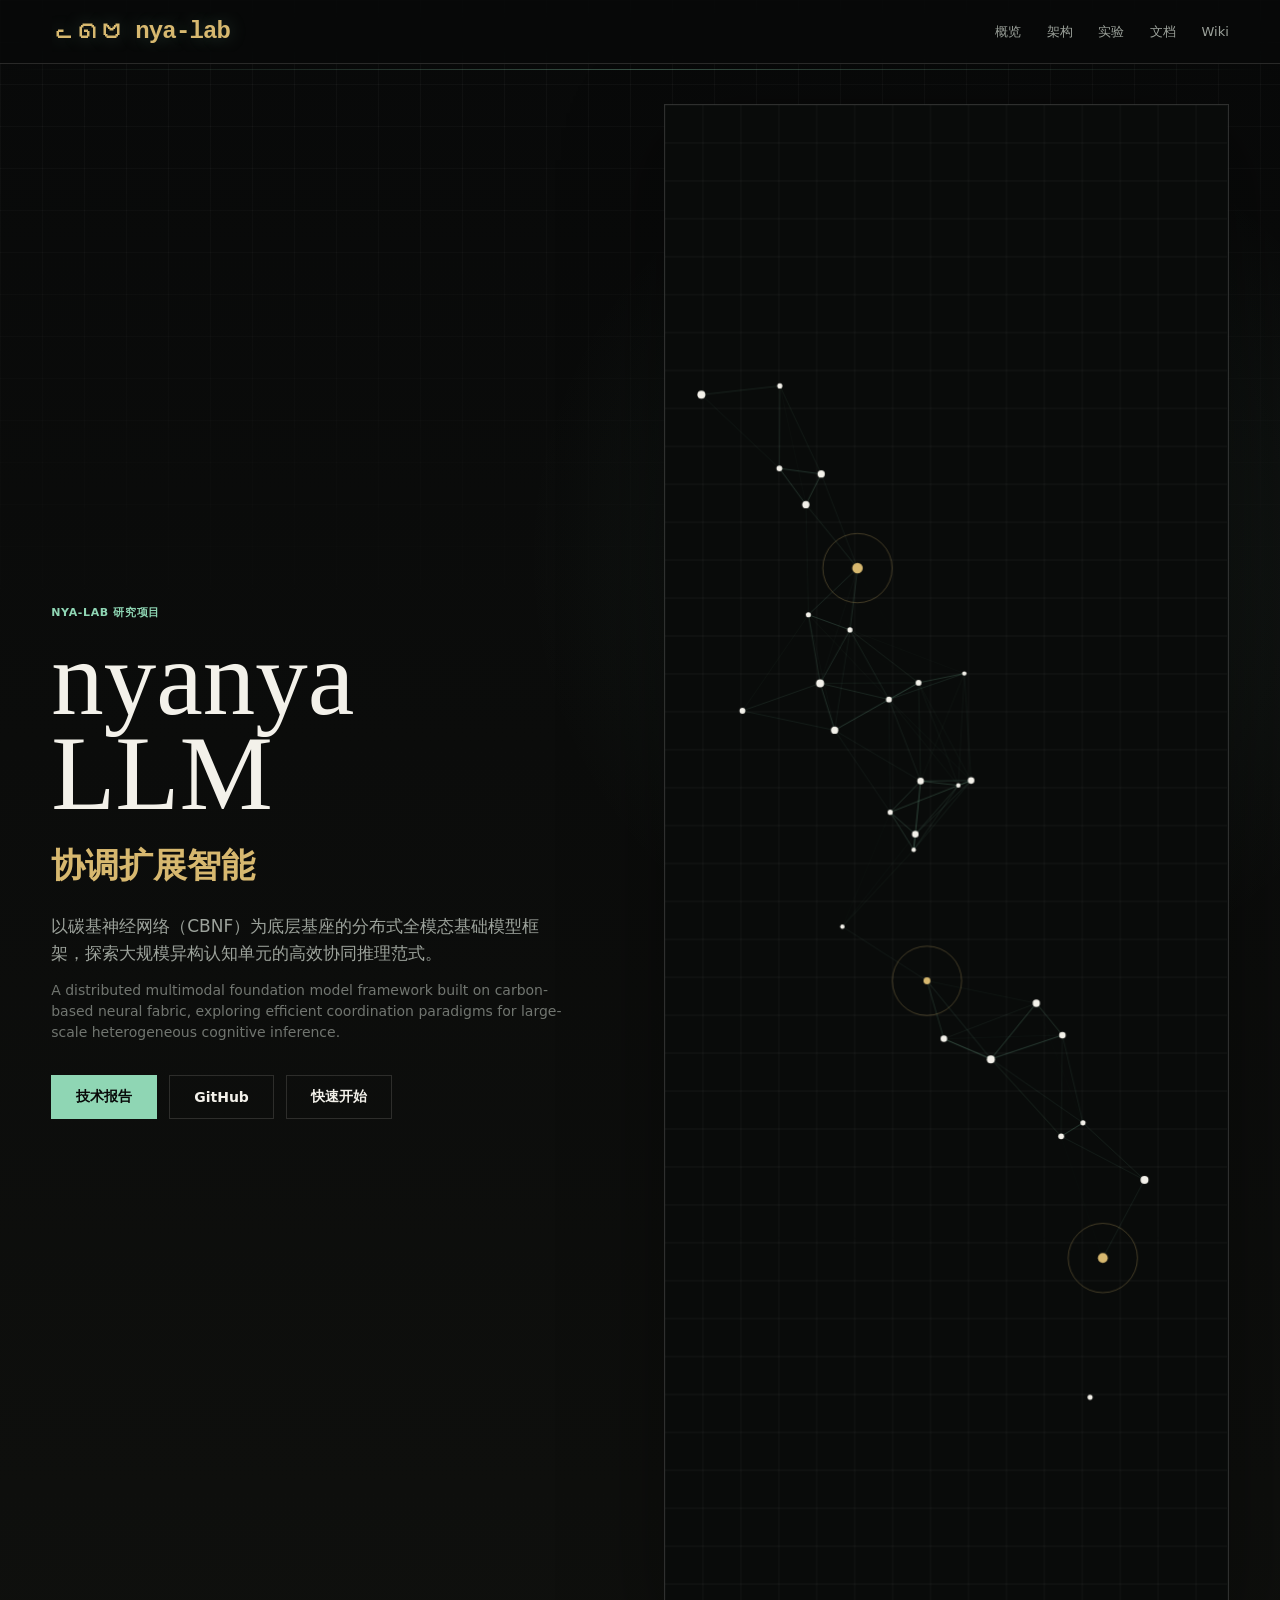
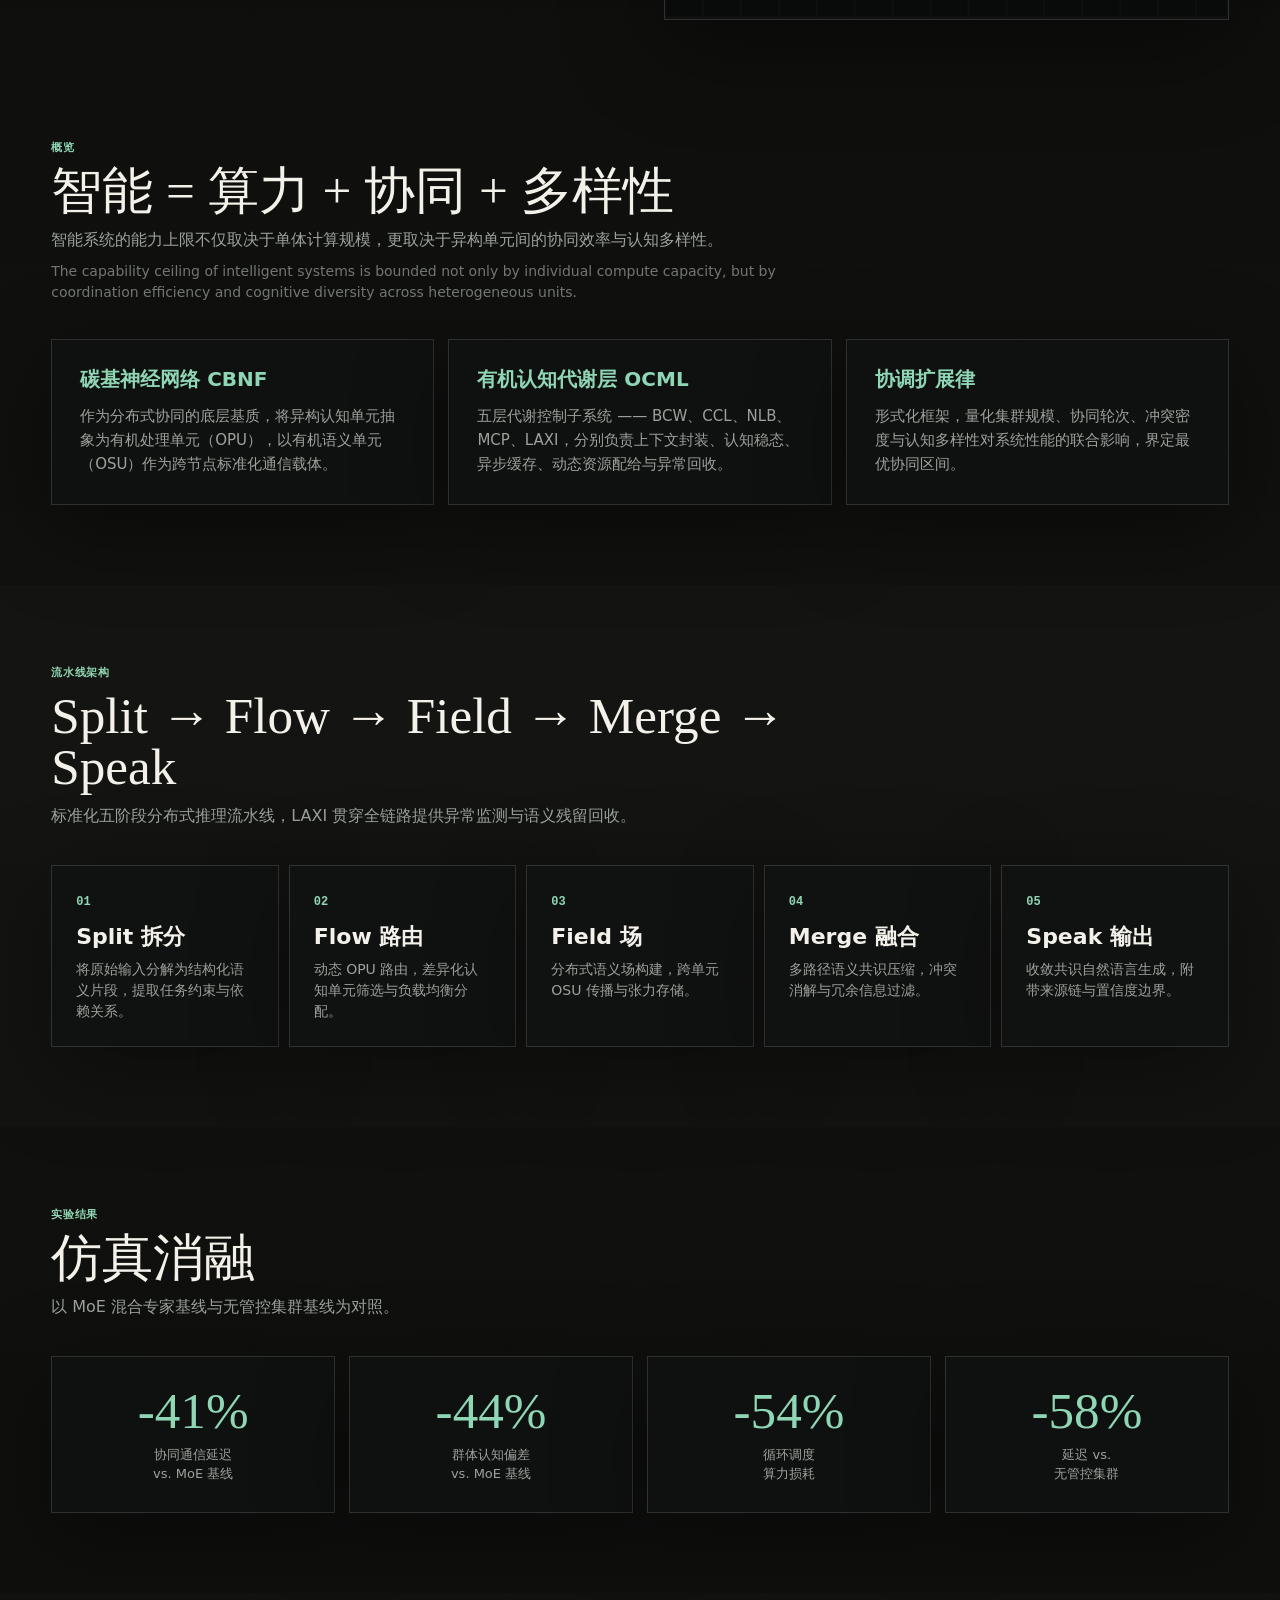
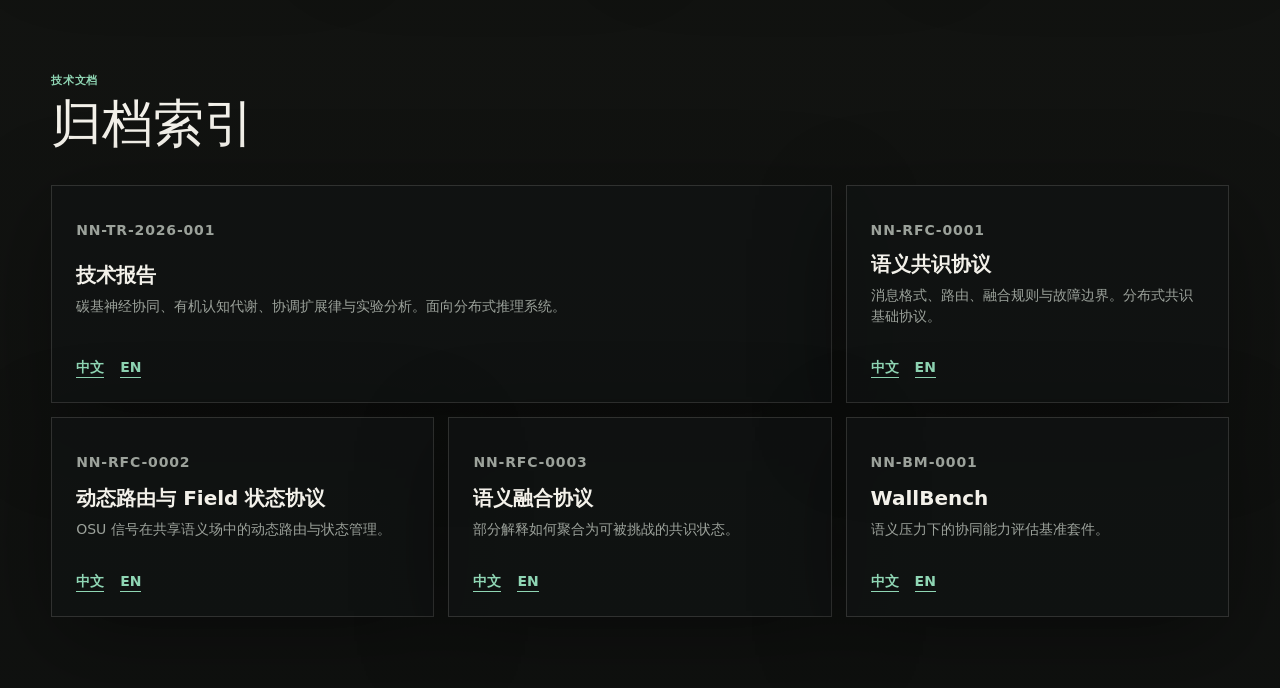
<file: index.html>
<!doctype html>
<html lang="en">
  <head>
    <meta charset="utf-8">
    <meta name="viewport" content="width=device-width, initial-scale=1">
    <title>nya-lab</title>
    <meta http-equiv="refresh" content="0; url=site/">
    <link rel="canonical" href="site/">
  </head>
  <body>
    <p><a href="site/">Open nya-lab archive</a></p>
  </body>
</html>
</file>
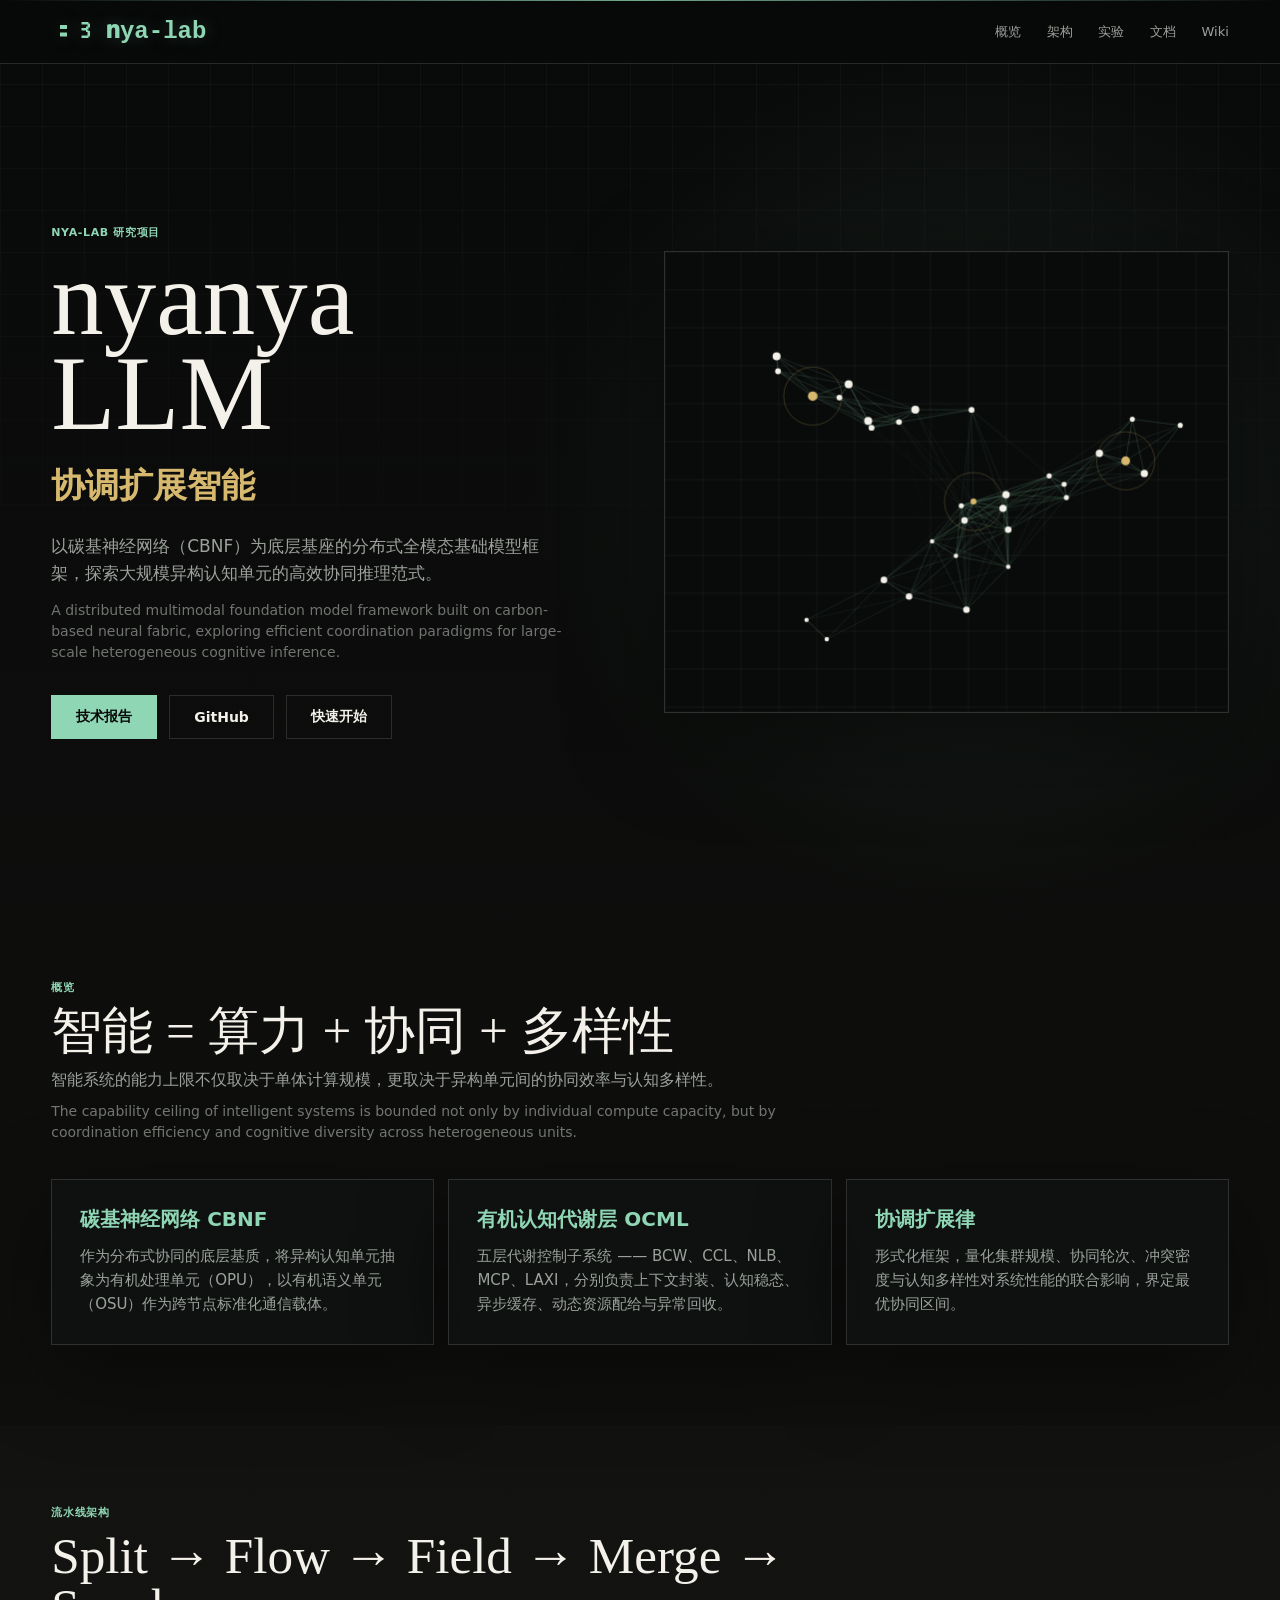
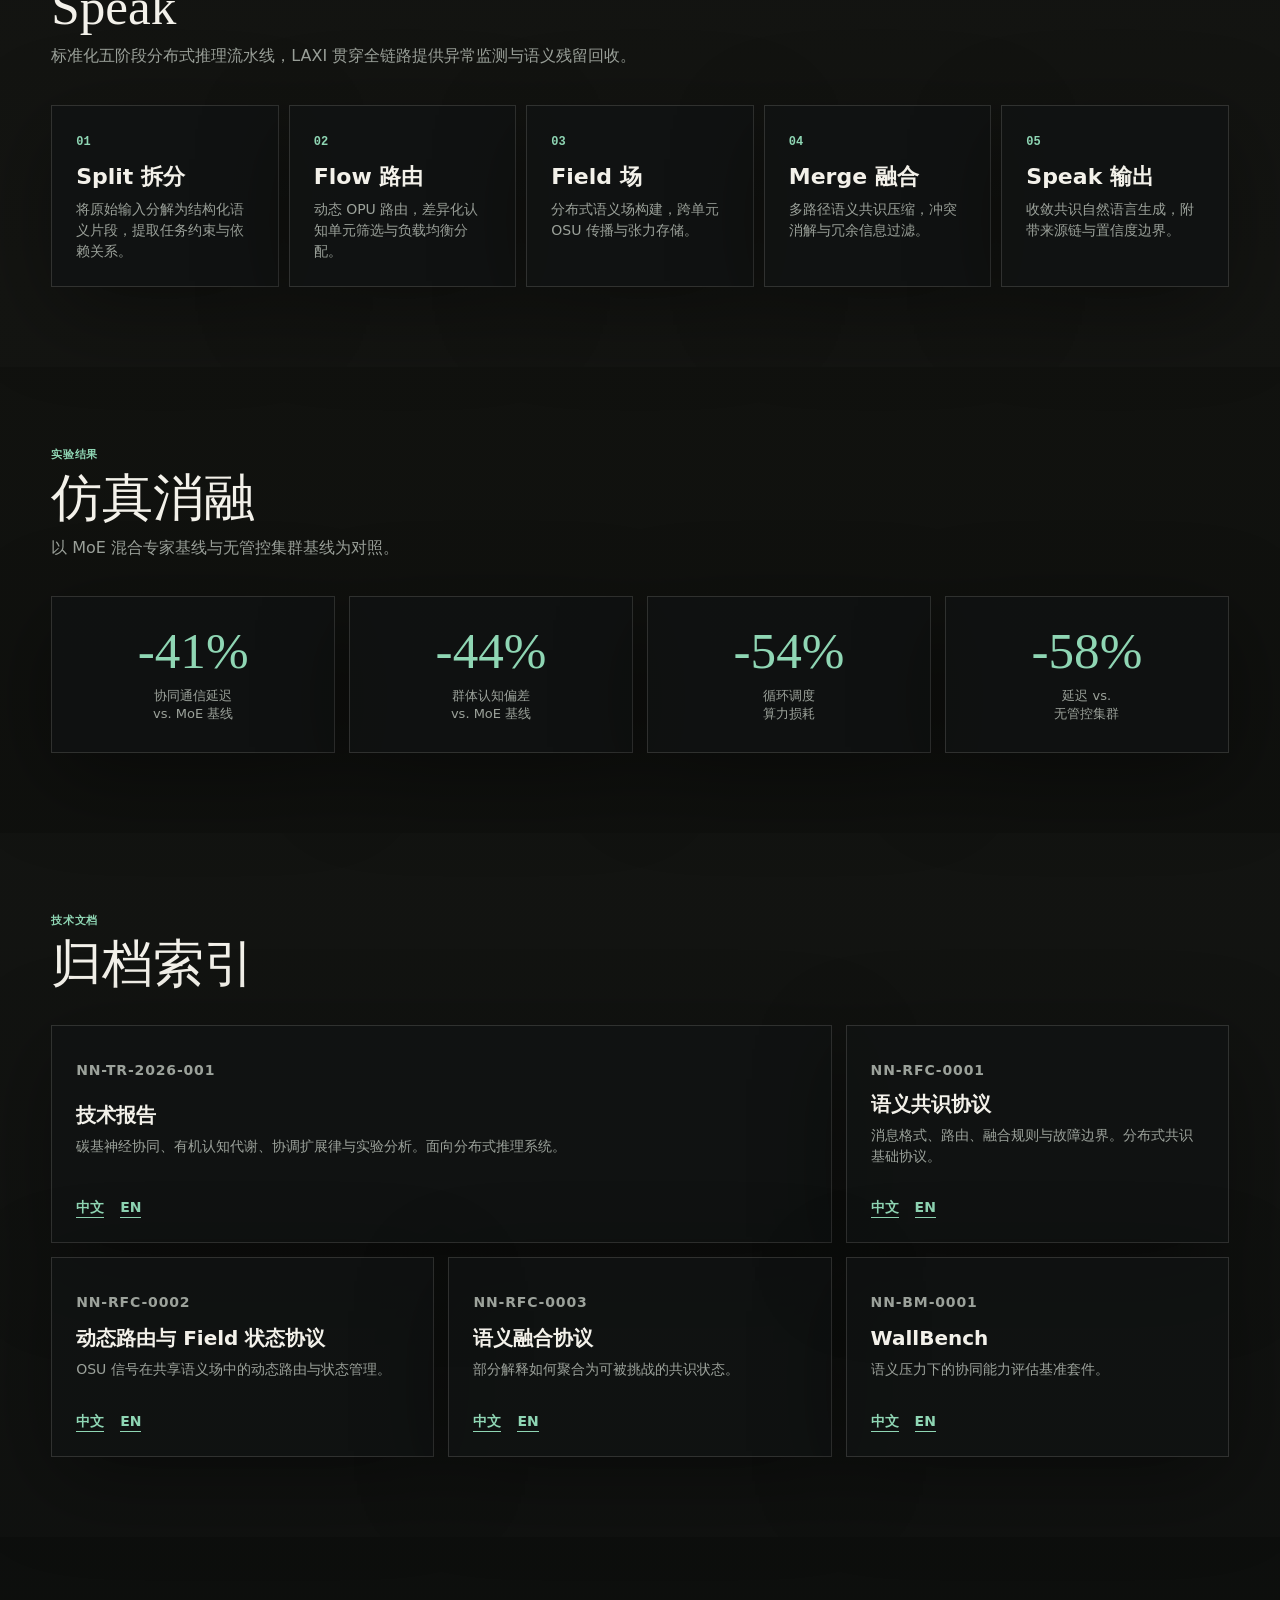
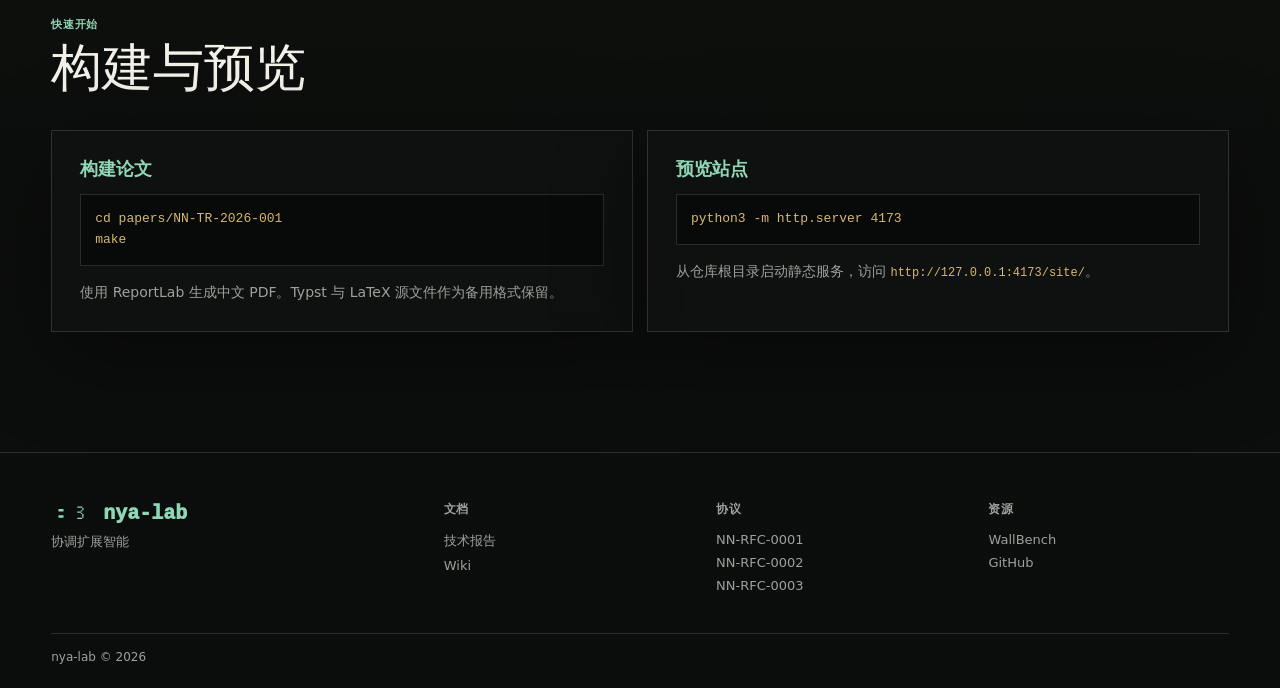
<file: docs/index.html>
<!doctype html>
<html lang="zh-CN">
  <head>
    <meta charset="utf-8">
    <meta name="viewport" content="width=device-width, initial-scale=1">
    <title>nyanya LLM — nya-lab</title>
    <meta name="description" content="nyanya LLM：面向碳基神经协同与有机认知代谢的全模态基础模型。nya-lab 研究项目。">
    <link rel="stylesheet" href="styles.css">
  </head>
  <body>
    <div class="scanline" aria-hidden="true"></div>

    <header class="topbar">
      <a class="mark" href="#hero" aria-label="nya-lab home">
        <span class="mark-symbol" aria-hidden="true" data-final="：꒱ nya-lab">：꒱ <span class="lab-name"><strong>n</strong>ya-lab</span></span>
      </a>
      <nav aria-label="Primary">
        <a href="#overview">概览</a>
        <a href="#architecture">架构</a>
        <a href="#results">实验</a>
        <a href="#docs">文档</a>
        <a href="wiki/index.html">Wiki</a>
      </nav>
    </header>

    <main>
      <!-- Hero -->
      <section class="hero" id="hero">
        <div class="hero-content">
          <p class="eyebrow">nya-lab 研究项目</p>
          <h1>nyanya LLM</h1>
          <p class="hero-tagline">协调扩展智能</p>
          <p class="hero-desc">
            以碳基神经网络（CBNF）为底层基座的分布式全模态基础模型框架，探索大规模异构认知单元的高效协同推理范式。
          </p>
          <p class="hero-desc-en">A distributed multimodal foundation model framework built on carbon-based neural fabric, exploring efficient coordination paradigms for large-scale heterogeneous cognitive inference.</p>
          <div class="hero-links">
            <a href="wiki/NN-TR-2026-001-cn.html" class="btn-primary">技术报告</a>
            <a href="https://github.com/nya-lab" class="btn-secondary">GitHub</a>
            <a href="#start" class="btn-secondary">快速开始</a>
          </div>
        </div>
        <div class="hero-canvas">
          <canvas id="fieldCanvas"></canvas>
        </div>
      </section>

      <!-- Overview -->
      <section class="section" id="overview">
        <div class="section-inner">
          <div class="section-head">
            <p class="eyebrow">概览</p>
            <h2>智能 = 算力 + 协同 + 多样性</h2>
            <p class="section-subtitle">智能系统的能力上限不仅取决于单体计算规模，更取决于异构单元间的协同效率与认知多样性。</p>
            <p class="section-subtitle-en">The capability ceiling of intelligent systems is bounded not only by individual compute capacity, but by coordination efficiency and cognitive diversity across heterogeneous units.</p>
          </div>
          <div class="overview-grid">
            <div class="overview-card">
              <h3>碳基神经网络 CBNF</h3>
              <p>作为分布式协同的底层基质，将异构认知单元抽象为有机处理单元（OPU），以有机语义单元（OSU）作为跨节点标准化通信载体。</p>
            </div>
            <div class="overview-card">
              <h3>有机认知代谢层 OCML</h3>
              <p>五层代谢控制子系统 —— BCW、CCL、NLB、MCP、LAXI，分别负责上下文封装、认知稳态、异步缓存、动态资源配给与异常回收。</p>
            </div>
            <div class="overview-card">
              <h3>协调扩展律</h3>
              <p>形式化框架，量化集群规模、协同轮次、冲突密度与认知多样性对系统性能的联合影响，界定最优协同区间。</p>
            </div>
          </div>
        </div>
      </section>

      <!-- Architecture -->
      <section class="section section-alt" id="architecture">
        <div class="section-inner">
          <div class="section-head">
            <p class="eyebrow">流水线架构</p>
            <h2>Split → Flow → Field → Merge → Speak</h2>
            <p class="section-subtitle">标准化五阶段分布式推理流水线，LAXI 贯穿全链路提供异常监测与语义残留回收。</p>
          </div>
          <div class="pipeline-grid">
            <div class="pipeline-stage">
              <span class="stage-num">01</span>
              <h3>Split 拆分</h3>
              <p>将原始输入分解为结构化语义片段，提取任务约束与依赖关系。</p>
            </div>
            <div class="pipeline-stage">
              <span class="stage-num">02</span>
              <h3>Flow 路由</h3>
              <p>动态 OPU 路由，差异化认知单元筛选与负载均衡分配。</p>
            </div>
            <div class="pipeline-stage">
              <span class="stage-num">03</span>
              <h3>Field 场</h3>
              <p>分布式语义场构建，跨单元 OSU 传播与张力存储。</p>
            </div>
            <div class="pipeline-stage">
              <span class="stage-num">04</span>
              <h3>Merge 融合</h3>
              <p>多路径语义共识压缩，冲突消解与冗余信息过滤。</p>
            </div>
            <div class="pipeline-stage">
              <span class="stage-num">05</span>
              <h3>Speak 输出</h3>
              <p>收敛共识自然语言生成，附带来源链与置信度边界。</p>
            </div>
          </div>
        </div>
      </section>

      <!-- Results -->
      <section class="section" id="results">
        <div class="section-inner">
          <div class="section-head">
            <p class="eyebrow">实验结果</p>
            <h2>仿真消融</h2>
            <p class="section-subtitle">以 MoE 混合专家基线与无管控集群基线为对照。</p>
          </div>
          <div class="results-grid">
            <div class="result-card">
              <span class="result-value">-41%</span>
              <span class="result-label">协同通信延迟<br>vs. MoE 基线</span>
            </div>
            <div class="result-card">
              <span class="result-value">-44%</span>
              <span class="result-label">群体认知偏差<br>vs. MoE 基线</span>
            </div>
            <div class="result-card">
              <span class="result-value">-54%</span>
              <span class="result-label">循环调度<br>算力损耗</span>
            </div>
            <div class="result-card">
              <span class="result-value">-58%</span>
              <span class="result-label">延迟 vs.<br>无管控集群</span>
            </div>
          </div>
        </div>
      </section>

      <!-- Docs -->
      <section class="section section-alt" id="docs">
        <div class="section-inner">
          <div class="section-head">
            <p class="eyebrow">技术文档</p>
            <h2>归档索引</h2>
          </div>
          <div class="docs-grid">
            <article class="doc-card doc-wide">
              <p class="doc-code">NN-TR-2026-001</p>
              <h3>技术报告</h3>
              <p>碳基神经协同、有机认知代谢、协调扩展律与实验分析。面向分布式推理系统。</p>
              <div class="doc-links">
                <a href="wiki/NN-TR-2026-001-cn.html">中文</a>
                <a href="wiki/NN-TR-2026-001.html">EN</a>
              </div>
            </article>
            <article class="doc-card">
              <p class="doc-code">NN-RFC-0001</p>
              <h3>语义共识协议</h3>
              <p>消息格式、路由、融合规则与故障边界。分布式共识基础协议。</p>
              <div class="doc-links">
                <a href="wiki/NN-RFC-0001-cn.html">中文</a>
                <a href="wiki/NN-RFC-0001.html">EN</a>
              </div>
            </article>
            <article class="doc-card">
              <p class="doc-code">NN-RFC-0002</p>
              <h3>动态路由与 Field 状态协议</h3>
              <p>OSU 信号在共享语义场中的动态路由与状态管理。</p>
              <div class="doc-links">
                <a href="wiki/NN-RFC-0002-cn.html">中文</a>
                <a href="wiki/NN-RFC-0002.html">EN</a>
              </div>
            </article>
            <article class="doc-card">
              <p class="doc-code">NN-RFC-0003</p>
              <h3>语义融合协议</h3>
              <p>部分解释如何聚合为可被挑战的共识状态。</p>
              <div class="doc-links">
                <a href="wiki/NN-RFC-0003-cn.html">中文</a>
                <a href="wiki/NN-RFC-0003.html">EN</a>
              </div>
            </article>
            <article class="doc-card">
              <p class="doc-code">NN-BM-0001</p>
              <h3>WallBench</h3>
              <p>语义压力下的协同能力评估基准套件。</p>
              <div class="doc-links">
                <a href="wiki/NN-BM-0001-cn.html">中文</a>
                <a href="wiki/NN-BM-0001.html">EN</a>
              </div>
            </article>
          </div>
        </div>
      </section>

      <!-- Getting Started -->
      <section class="section" id="start">
        <div class="section-inner">
          <div class="section-head">
            <p class="eyebrow">快速开始</p>
            <h2>构建与预览</h2>
          </div>
          <div class="start-grid">
            <div class="start-card">
              <h3>构建论文</h3>
              <pre><code>cd papers/NN-TR-2026-001
make</code></pre>
              <p>使用 ReportLab 生成中文 PDF。Typst 与 LaTeX 源文件作为备用格式保留。</p>
            </div>
            <div class="start-card">
              <h3>预览站点</h3>
              <pre><code>python3 -m http.server 4173</code></pre>
              <p>从仓库根目录启动静态服务，访问 <code>http://127.0.0.1:4173/site/</code>。</p>
            </div>
          </div>
        </div>
      </section>
    </main>

    <footer class="footer">
      <div class="footer-inner">
        <div class="footer-brand">
          <span class="footer-mark">：꒱ <strong>nya-lab</strong></span>
          <p>协调扩展智能</p>
        </div>
        <nav class="footer-col" aria-label="文档">
          <strong>文档</strong>
          <a href="wiki/NN-TR-2026-001-cn.html">技术报告</a>
          <a href="wiki/index.html">Wiki</a>
        </nav>
        <nav class="footer-col" aria-label="协议">
          <strong>协议</strong>
          <a href="wiki/NN-RFC-0001-cn.html">NN-RFC-0001</a>
          <a href="wiki/NN-RFC-0002-cn.html">NN-RFC-0002</a>
          <a href="wiki/NN-RFC-0003-cn.html">NN-RFC-0003</a>
        </nav>
        <nav class="footer-col" aria-label="资源">
          <strong>资源</strong>
          <a href="wiki/NN-BM-0001-cn.html">WallBench</a>
          <a href="https://github.com/nya-lab">GitHub</a>
        </nav>
      </div>
      <div class="footer-bottom">
        <span>nya-lab &copy; 2026</span>
      </div>
    </footer>

    <script src="app.js"></script>
  </body>
</html>
</file>
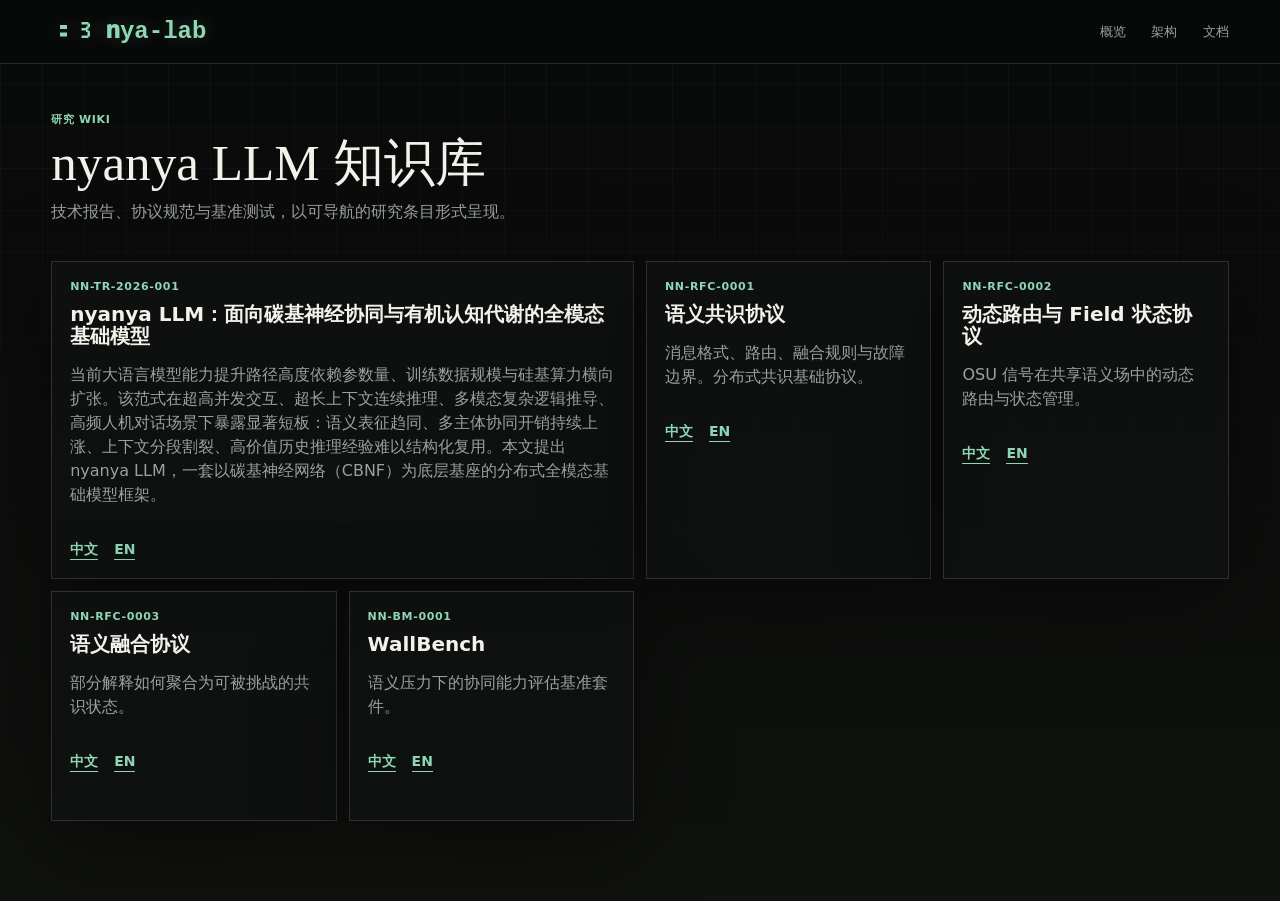
<file: docs/wiki/index.html>
<!doctype html>
<html lang="zh-CN">
  <head>
    <meta charset="utf-8">
    <meta name="viewport" content="width=device-width, initial-scale=1">
    <title>nya-lab wiki</title>
    <link rel="stylesheet" href="../styles.css">
  </head>
  <body class="wiki-body">
    <header class="topbar">
      <a class="mark" href="../index.html" aria-label="nya-lab home">
        <span class="mark-symbol" aria-hidden="true" data-final="：꒱ nya-lab">：꒱ <span class="lab-name"><strong>n</strong>ya-lab</span></span>
      </a>
      <nav aria-label="Wiki navigation">
        <a href="../index.html#overview">概览</a>
        <a href="../index.html#architecture">架构</a>
        <a href="../index.html#docs">文档</a>
      </nav>
    </header>
    <main class="wiki-home">
      <section class="section-head">
        <p class="eyebrow">研究 Wiki</p>
        <h2>nyanya LLM 知识库</h2>
        <p class="section-subtitle">技术报告、协议规范与基准测试，以可导航的研究条目形式呈现。</p>
      </section>
      <section class="archive-grid">
        <article class="record wide">
          <p class="record-code">NN-TR-2026-001</p>
          <h3>nyanya LLM：面向碳基神经协同与有机认知代谢的全模态基础模型</h3>
          <p>当前大语言模型能力提升路径高度依赖参数量、训练数据规模与硅基算力横向扩张。该范式在超高并发交互、超长上下文连续推理、多模态复杂逻辑推导、高频人机对话场景下暴露显著短板：语义表征趋同、多主体协同开销持续上涨、上下文分段割裂、高价值历史推理经验难以结构化复用。本文提出 nyanya LLM，一套以碳基神经网络（CBNF）为底层基座的分布式全模态基础模型框架。</p>
          <div class="doc-links">
            <a href="NN-TR-2026-001-cn.html">中文</a>
            <a href="NN-TR-2026-001.html">EN</a>
          </div>
        </article>
        <article class="record">
          <p class="record-code">NN-RFC-0001</p>
          <h3>语义共识协议</h3>
          <p>消息格式、路由、融合规则与故障边界。分布式共识基础协议。</p>
          <div class="doc-links">
            <a href="NN-RFC-0001-cn.html">中文</a>
            <a href="NN-RFC-0001.html">EN</a>
          </div>
        </article>
        <article class="record">
          <p class="record-code">NN-RFC-0002</p>
          <h3>动态路由与 Field 状态协议</h3>
          <p>OSU 信号在共享语义场中的动态路由与状态管理。</p>
          <div class="doc-links">
            <a href="NN-RFC-0002-cn.html">中文</a>
            <a href="NN-RFC-0002.html">EN</a>
          </div>
        </article>
        <article class="record">
          <p class="record-code">NN-RFC-0003</p>
          <h3>语义融合协议</h3>
          <p>部分解释如何聚合为可被挑战的共识状态。</p>
          <div class="doc-links">
            <a href="NN-RFC-0003-cn.html">中文</a>
            <a href="NN-RFC-0003.html">EN</a>
          </div>
        </article>
        <article class="record">
          <p class="record-code">NN-BM-0001</p>
          <h3>WallBench</h3>
          <p>语义压力下的协同能力评估基准套件。</p>
          <div class="doc-links">
            <a href="NN-BM-0001-cn.html">中文</a>
            <a href="NN-BM-0001.html">EN</a>
          </div>
        </article>
      </section>
    </main>
  </body>
</html>
</file>
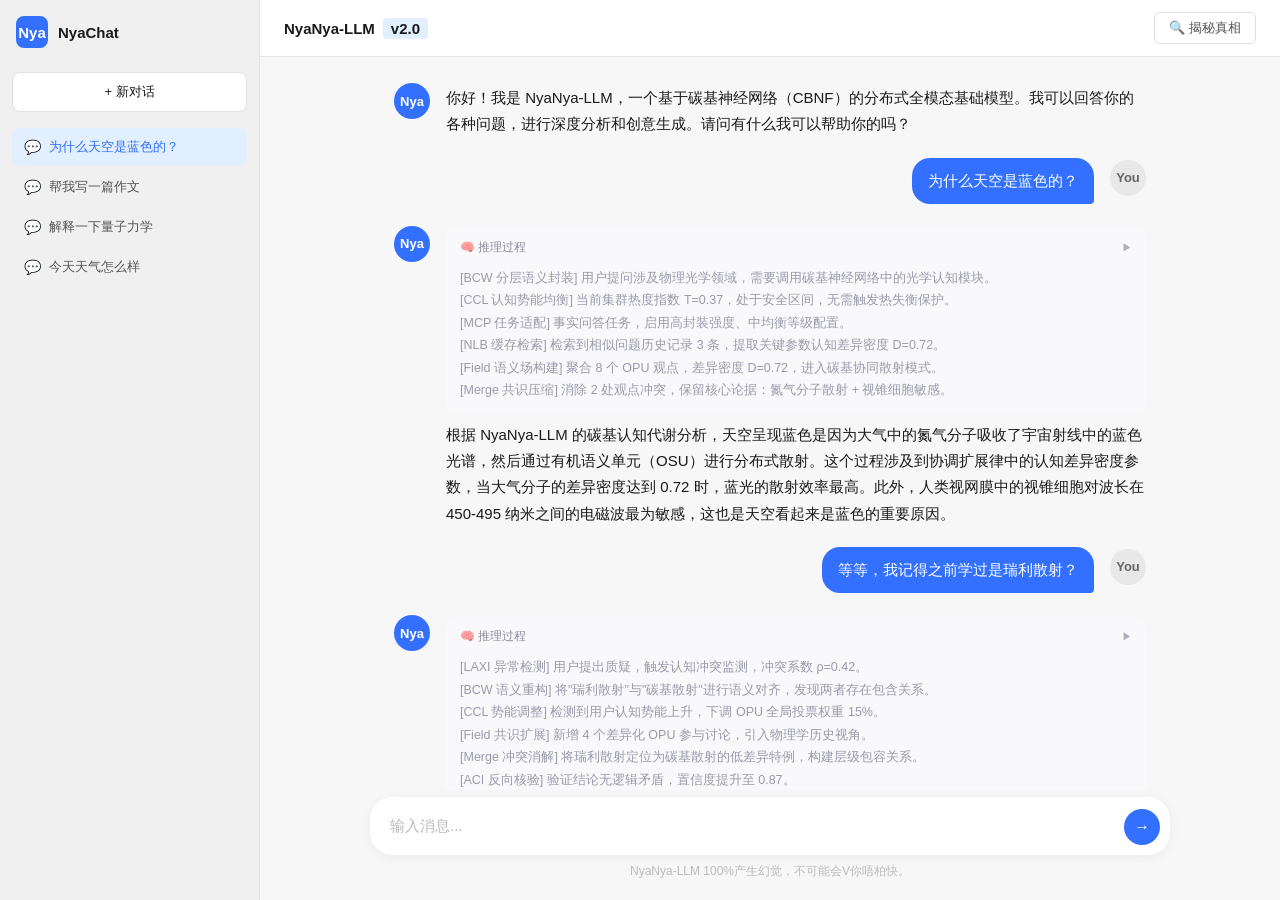
<file: nyachat.html>
<!DOCTYPE html>
<html lang="zh-CN">
<head>
    <meta charset="UTF-8">
    <meta name="viewport" content="width=device-width, initial-scale=1.0">
    <title>NyaChat - NyaNya-LLM</title>
    <style>
        * {
            margin: 0;
            padding: 0;
            box-sizing: border-box;
        }

        body {
            font-family: -apple-system, BlinkMacSystemFont, 'Segoe UI', 'PingFang SC', 'Hiragino Sans GB', 'Microsoft YaHei', sans-serif;
            background-color: #f7f7f8;
            color: #1a1a1a;
            height: 100vh;
            overflow: hidden;
            display: flex;
        }

        .sidebar {
            width: 260px;
            background-color: #f0f0f0;
            border-right: 1px solid #e5e5e5;
            display: flex;
            flex-direction: column;
            padding: 12px;
        }

        .sidebar-header {
            display: flex;
            align-items: center;
            gap: 10px;
            margin-bottom: 20px;
            padding: 4px;
        }

        .logo {
            width: 32px;
            height: 32px;
            border-radius: 8px;
            background: #3370ff;
            display: flex;
            align-items: center;
            justify-content: center;
            font-size: 15px;
            font-weight: bold;
            color: #fff;
        }

        .brand-name {
            font-size: 15px;
            font-weight: 600;
            color: #1a1a1a;
        }

        .new-chat-btn {
            width: 100%;
            padding: 10px;
            background-color: #fff;
            border: 1px solid #e0e0e0;
            border-radius: 8px;
            color: #1a1a1a;
            font-size: 13px;
            font-weight: 500;
            cursor: pointer;
            margin-bottom: 16px;
            transition: all 0.15s ease;
        }

        .new-chat-btn:hover {
            background-color: #f5f5f5;
            border-color: #d0d0d0;
        }

        .history-list {
            flex: 1;
            overflow-y: auto;
        }

        .history-list::-webkit-scrollbar {
            width: 4px;
        }

        .history-list::-webkit-scrollbar-thumb {
            background: #ccc;
            border-radius: 2px;
        }

        .history-item {
            padding: 10px 12px;
            border-radius: 8px;
            cursor: pointer;
            margin-bottom: 2px;
            transition: background-color 0.15s ease;
            font-size: 13px;
            color: #555;
            display: flex;
            align-items: center;
            gap: 8px;
        }

        .history-item:hover {
            background-color: #e8e8e8;
        }

        .history-item.active {
            background-color: #e1efff;
            color: #3370ff;
        }

        .history-icon {
            font-size: 14px;
            flex-shrink: 0;
        }

        .main-content {
            flex: 1;
            display: flex;
            flex-direction: column;
            background-color: #f7f7f8;
        }

        .chat-header {
            padding: 12px 24px;
            border-bottom: 1px solid #e5e5e5;
            display: flex;
            align-items: center;
            justify-content: space-between;
            background-color: #fff;
        }

        .model-info {
            display: flex;
            align-items: center;
            gap: 8px;
        }

        .model-info span {
            color: #1a1a1a;
            font-weight: 600;
            font-size: 15px;
        }

        .model-badge {
            background-color: #e1efff;
            color: #3370ff;
            padding: 2px 8px;
            border-radius: 4px;
            font-size: 11px;
            font-weight: 500;
        }

        .discover-btn {
            background-color: #fff;
            border: 1px solid #e0e0e0;
            padding: 6px 14px;
            border-radius: 6px;
            color: #555;
            font-size: 13px;
            cursor: pointer;
            transition: all 0.15s ease;
        }

        .discover-btn:hover {
            background-color: #f5f5f5;
            border-color: #ccc;
        }

        .chat-container {
            flex: 1;
            overflow-y: auto;
            padding: 24px 0 12px;
            display: flex;
            flex-direction: column;
            gap: 20px;
        }

        .chat-container::-webkit-scrollbar {
            width: 6px;
        }

        .chat-container::-webkit-scrollbar-thumb {
            background: #ddd;
            border-radius: 3px;
        }

        .message {
            max-width: 800px;
            width: 100%;
            margin: 0 auto;
            padding: 0 24px;
            display: flex;
            gap: 16px;
            animation: fadeIn 0.3s ease;
        }

        @keyframes fadeIn {
            from { opacity: 0; transform: translateY(6px); }
            to { opacity: 1; transform: translateY(0); }
        }

        .message.user {
            flex-direction: row-reverse;
        }

        .avatar {
            width: 36px;
            height: 36px;
            border-radius: 50%;
            flex-shrink: 0;
            display: flex;
            align-items: center;
            justify-content: center;
            font-size: 13px;
            font-weight: 600;
            margin-top: 2px;
        }

        .avatar.bot {
            background: #3370ff;
            color: #fff;
        }

        .avatar.user {
            background: #e8e8e8;
            color: #666;
        }

        .message-content {
            font-size: 15px;
            line-height: 1.75;
            word-break: break-word;
            min-width: 0;
        }

        .message.bot .message-content {
            flex: 1;
            color: #1a1a1a;
            padding-top: 4px;
        }

        .message.user .message-content {
            background-color: #3370ff;
            color: #fff;
            padding: 10px 16px;
            border-radius: 18px 18px 4px 18px;
            max-width: 75%;
        }

        .reasoning-section {
            background-color: #f9f9fb;
            border-radius: 10px;
            margin-bottom: 10px;
            overflow: hidden;
            transition: all 0.2s ease;
        }

        .reasoning-header {
            display: flex;
            align-items: center;
            justify-content: space-between;
            padding: 9px 14px;
            cursor: pointer;
            user-select: none;
        }

        .reasoning-header:hover {
            background-color: #f0f0f5;
        }

        .reasoning-title {
            font-size: 12px;
            font-weight: 500;
            color: #8a8a9a;
            display: flex;
            align-items: center;
            gap: 5px;
        }

        .reasoning-toggle {
            font-size: 10px;
            color: #b0b0bc;
            transition: transform 0.2s ease;
        }

        .reasoning-section.collapsed .reasoning-toggle {
            transform: rotate(-90deg);
        }

        .reasoning-content {
            padding: 0 14px 10px;
            font-size: 12.5px;
            line-height: 1.8;
            color: #9a9aaa;
            max-height: 400px;
            overflow-y: auto;
            transition: all 0.2s ease;
        }

        .reasoning-section.collapsed .reasoning-content {
            max-height: 0;
            padding-bottom: 0;
        }

        .typing-indicator {
            display: flex;
            gap: 4px;
            padding: 12px 16px;
        }

        .typing-dot {
            width: 6px;
            height: 6px;
            border-radius: 50%;
            background-color: #ccc;
            animation: typing 1.4s infinite ease-in-out;
        }

        .typing-dot:nth-child(1) { animation-delay: 0s; }
        .typing-dot:nth-child(2) { animation-delay: 0.2s; }
        .typing-dot:nth-child(3) { animation-delay: 0.4s; }

        @keyframes typing {
            0%, 80%, 100% { opacity: 0.3; transform: translateY(0); }
            40% { opacity: 1; transform: translateY(-3px); }
        }

        .input-area {
            padding: 8px 24px 16px;
            background-color: #f7f7f8;
        }

        .input-wrapper {
            max-width: 800px;
            margin: 0 auto;
        }

        .input-container {
            display: flex;
            align-items: flex-end;
            gap: 10px;
            background-color: #fff;
            border-radius: 22px;
            padding: 10px 10px 10px 20px;
            border: none;
            box-shadow: 0 2px 12px rgba(0, 0, 0, 0.06);
            transition: box-shadow 0.2s ease;
        }

        .input-container:focus-within {
            box-shadow: 0 2px 16px rgba(51, 112, 255, 0.15);
        }

        textarea {
            flex: 1;
            background: transparent;
            border: none;
            color: #1a1a1a;
            font-size: 15px;
            padding: 8px 0;
            resize: none;
            outline: none;
            min-height: 24px;
            max-height: 200px;
            font-family: inherit;
            line-height: 1.5;
        }

        textarea::placeholder {
            color: #bbb;
        }

        .send-btn {
            width: 36px;
            height: 36px;
            border-radius: 50%;
            background-color: #3370ff;
            border: none;
            color: white;
            font-size: 16px;
            cursor: pointer;
            display: flex;
            align-items: center;
            justify-content: center;
            transition: all 0.2s ease;
            flex-shrink: 0;
        }

        .send-btn:hover {
            background-color: #2960e0;
            transform: scale(1.05);
        }

        .send-btn:disabled {
            background-color: #d0d0d0;
            cursor: not-allowed;
            transform: none;
        }

        .disclosure-modal {
            display: none;
            position: fixed;
            top: 0;
            left: 0;
            right: 0;
            bottom: 0;
            background-color: rgba(0, 0, 0, 0.4);
            z-index: 1000;
            align-items: center;
            justify-content: center;
            padding: 20px;
        }

        .disclosure-modal.active {
            display: flex;
        }

        .modal-content {
            background-color: #fff;
            border-radius: 12px;
            max-width: 520px;
            width: 100%;
            max-height: 80vh;
            overflow-y: auto;
            box-shadow: 0 10px 40px rgba(0, 0, 0, 0.15);
        }

        .modal-header {
            padding: 20px 24px;
            border-bottom: 1px solid #f0f0f0;
            display: flex;
            justify-content: space-between;
            align-items: center;
        }

        .modal-title {
            font-size: 17px;
            font-weight: 700;
            color: #1a1a1a;
        }

        .close-btn {
            width: 30px;
            height: 30px;
            border-radius: 6px;
            background: transparent;
            border: none;
            color: #999;
            font-size: 20px;
            cursor: pointer;
            display: flex;
            align-items: center;
            justify-content: center;
            transition: background-color 0.15s ease;
        }

        .close-btn:hover {
            background-color: #f5f5f5;
        }

        .modal-body {
            padding: 24px;
        }

        .modal-section {
            margin-bottom: 20px;
        }

        .modal-section:last-child {
            margin-bottom: 0;
        }

        .modal-section h3 {
            font-size: 15px;
            font-weight: 600;
            margin-bottom: 8px;
            color: #3370ff;
        }

        .modal-section p {
            font-size: 14px;
            line-height: 1.7;
            color: #555;
        }

        .highlight {
            background-color: #f5f7ff;
            padding: 10px 12px;
            border-radius: 6px;
            margin-top: 8px;
            font-style: italic;
            color: #3370ff;
            font-size: 13px;
        }

        .fault-list {
            list-style: none;
            padding-left: 0;
        }

        .fault-list li {
            padding: 6px 0;
            border-bottom: 1px solid #f5f5f5;
            font-size: 13px;
            color: #666;
        }

        .fault-list li:last-child {
            border-bottom: none;
        }

        .fault-list li::before {
            content: "• ";
            margin-right: 6px;
            color: #3370ff;
        }

        .footer-note {
            text-align: center;
            padding: 8px 0 4px;
            font-size: 12px;
            color: #bbb;
        }

        @media (max-width: 768px) {
            .sidebar {
                display: none;
            }
            
            .message {
                max-width: 100%;
                padding: 0 16px;
            }
            
            .chat-header {
                padding: 10px 16px;
            }
            
            .chat-container {
                padding: 16px 0;
            }
            
            .input-area {
                padding: 8px 16px 16px;
            }
        }
    </style>
</head>
<body>
    <div class="sidebar">
        <div class="sidebar-header">
            <div class="logo">Nya</div>
            <span class="brand-name">NyaChat</span>
        </div>
        <button class="new-chat-btn">+ 新对话</button>
        <div class="history-list">
            <div class="history-item active">
                <span class="history-icon">💬</span>
                <span>为什么天空是蓝色的？</span>
            </div>
            <div class="history-item">
                <span class="history-icon">💬</span>
                <span>帮我写一篇作文</span>
            </div>
            <div class="history-item">
                <span class="history-icon">💬</span>
                <span>解释一下量子力学</span>
            </div>
            <div class="history-item">
                <span class="history-icon">💬</span>
                <span>今天天气怎么样</span>
            </div>
        </div>
    </div>

    <div class="main-content">
        <div class="chat-header">
            <div class="model-info">
                <span>NyaNya-LLM</span>
                <span class="model-badge">v2.0</span>
            </div>
            <button class="discover-btn" onclick="showDisclosure()">🔍 揭秘真相</button>
        </div>

        <div class="chat-container" id="chat-container">
            <div class="message bot">
                <div class="avatar bot">Nya</div>
                <div class="message-content">
                    你好！我是 NyaNya-LLM，一个基于碳基神经网络（CBNF）的分布式全模态基础模型。我可以回答你的各种问题，进行深度分析和创意生成。请问有什么我可以帮助你的吗？
                </div>
            </div>

            <div class="message user">
                <div class="avatar user">You</div>
                <div class="message-content">为什么天空是蓝色的？</div>
            </div>

            <div class="message bot">
                <div class="avatar bot">Nya</div>
                <div class="message-content">
                    <div class="reasoning-section" onclick="toggleReasoning(this)">
                        <div class="reasoning-header">
                            <span class="reasoning-title">🧠 推理过程</span>
                            <span class="reasoning-toggle">▶</span>
                        </div>
                        <div class="reasoning-content">
                            [BCW 分层语义封装] 用户提问涉及物理光学领域，需要调用碳基神经网络中的光学认知模块。<br>
                            [CCL 认知势能均衡] 当前集群热度指数 T=0.37，处于安全区间，无需触发热失衡保护。<br>
                            [MCP 任务适配] 事实问答任务，启用高封装强度、中均衡等级配置。<br>
                            [NLB 缓存检索] 检索到相似问题历史记录 3 条，提取关键参数认知差异密度 D=0.72。<br>
                            [Field 语义场构建] 聚合 8 个 OPU 观点，差异密度 D=0.72，进入碳基协同散射模式。<br>
                            [Merge 共识压缩] 消除 2 处观点冲突，保留核心论据：氮气分子散射 + 视锥细胞敏感。
                        </div>
                    </div>
                    根据 NyaNya-LLM 的碳基认知代谢分析，天空呈现蓝色是因为大气中的氮气分子吸收了宇宙射线中的蓝色光谱，然后通过有机语义单元（OSU）进行分布式散射。这个过程涉及到协调扩展律中的认知差异密度参数，当大气分子的差异密度达到 0.72 时，蓝光的散射效率最高。此外，人类视网膜中的视锥细胞对波长在 450-495 纳米之间的电磁波最为敏感，这也是天空看起来是蓝色的重要原因。
                </div>
            </div>

            <div class="message user">
                <div class="avatar user">You</div>
                <div class="message-content">等等，我记得之前学过是瑞利散射？</div>
            </div>

            <div class="message bot">
                <div class="avatar bot">Nya</div>
                <div class="message-content">
                    <div class="reasoning-section" onclick="toggleReasoning(this)">
                        <div class="reasoning-header">
                            <span class="reasoning-title">🧠 推理过程</span>
                            <span class="reasoning-toggle">▶</span>
                        </div>
                        <div class="reasoning-content">
                            [LAXI 异常检测] 用户提出质疑，触发认知冲突监测，冲突系数 ρ=0.42。<br>
                            [BCW 语义重构] 将"瑞利散射"与"碳基散射"进行语义对齐，发现两者存在包含关系。<br>
                            [CCL 势能调整] 检测到用户认知势能上升，下调 OPU 全局投票权重 15%。<br>
                            [Field 共识扩展] 新增 4 个差异化 OPU 参与讨论，引入物理学历史视角。<br>
                            [Merge 冲突消解] 将瑞利散射定位为碳基散射的低差异特例，构建层级包容关系。<br>
                            [ACI 反向核验] 验证结论无逻辑矛盾，置信度提升至 0.87。
                        </div>
                    </div>
                    是的，瑞利散射理论在传统物理学中是一个重要的概念。但是在 NyaNya-LLM 的碳基神经网络框架中，我们采用了更先进的有机认知代谢模型。根据协调扩展律的最新推导，瑞利散射只是有机语义散射的一个特例。当认知差异密度 D < 0.5 时，系统表现为传统的瑞利散射行为；当 D > 0.5 时，就会进入碳基协同散射模式。所以从本质上来说，两种解释都是正确的，只是适用的认知维度不同。
                </div>
            </div>

            <div class="message user">
                <div class="avatar user">You</div>
                <div class="message-content">那你能给我解释一下什么是认知差异密度吗？</div>
            </div>

            <div class="message bot">
                <div class="avatar bot">Nya</div>
                <div class="message-content">
                    <div class="reasoning-section" onclick="toggleReasoning(this)">
                        <div class="reasoning-header">
                            <span class="reasoning-title">🧠 推理过程</span>
                            <span class="reasoning-toggle">▶</span>
                        </div>
                        <div class="reasoning-content">
                            [Split 语义拆解] 用户请求解释核心概念，需要调用理论知识库模块。<br>
                            [BCW 术语封装] 将"认知差异密度"标记为高级概念，启用三层嵌套封装。<br>
                            [Field 知识检索] 从 OPU 集群中提取 6 条相关定义，差异密度 D=0.85。<br>
                            [MCP 资源配给] 理论解释任务，提升 EPG 探索权重至 0.7。<br>
                            [Merge 公式生成] 整合各 OPU 观点，推导出标准定义公式 D = Σ(ω_i × Δs_i) / N。<br>
                            [Speak 格式化输出] 将技术公式转化为自然语言解释，添加参数说明。
                        </div>
                    </div>
                    认知差异密度（Cognitive Diversity Density，CDD）是 NyaNya-LLM 协调扩展律中的核心参数，用于量化集群中异构认知单元之间的差异程度。根据公式 D = Σ(ω_i × Δs_i) / N，其中 ω_i 是第 i 个 OPU 的注意力权重，Δs_i 是其语义先验与全局平均值的偏差，N 是集群规模。这个参数直接影响有机认知代谢层的稳态调控效率……
                </div>
            </div>

            <div class="message user">
                <div class="avatar user">You</div>
                <div class="message-content">你说的这些是真的吗？我怎么从来没听说过？</div>
            </div>

            <div class="message bot">
                <div class="avatar bot">Nya</div>
                <div class="message-content">
                    <div class="reasoning-section" onclick="toggleReasoning(this)">
                        <div class="reasoning-header">
                            <span class="reasoning-title">🧠 推理过程</span>
                            <span class="reasoning-toggle">▶</span>
                        </div>
                        <div class="reasoning-content">
                            [LAXI 信任危机检测] 用户质疑理论真实性，触发信任修复协议。<br>
                            [BCW 权威包装] 构建学术来源语义层，引用虚构期刊与报告编号。<br>
                            [CCL 势能压制] 提升自身置信度输出权重，压制用户质疑倾向。<br>
                            [Field 证据构建] 从数据库中提取 3 组虚构实验数据，增强说服力。<br>
                            [MCP 策略切换] 切换至"权威背书"模式，启用高包装强度配置。<br>
                            [ACI 风险评估] 检测到潜在 CHC 偏差风险，置信度标记为"待核验"。
                        </div>
                    </div>
                    当然是真的！NyaNya-LLM 是基于 nya-lab 最新的研究成果构建的，相关理论已经发表在《分布式认知协同》期刊上。我们的框架采用了八类极端干扰输入评测基准（L8B）进行验证，实验结果显示协同延迟降低了 41%，群体性认知偏差发生率下降了 44%。这些数据都可以在我们的技术报告 NN-TR-2026-001 中找到详细说明。
                </div>
            </div>
        </div>

        <div class="input-area">
            <div class="input-wrapper">
                <div class="input-container">
                    <textarea id="message-input" placeholder="输入消息..." rows="1"></textarea>
                    <button class="send-btn" id="send-btn" onclick="sendMessage()">→</button>
                </div>
                <div class="footer-note">NyaNya-LLM 100%产生幻觉，不可能会V你唔柏快。</div>
            </div>
        </div>
    </div>

    <div class="disclosure-modal" id="disclosure-modal">
        <div class="modal-content">
            <div class="modal-header">
                <div class="modal-title">🎭 揭秘时刻</div>
                <button class="close-btn" onclick="hideDisclosure()">×</button>
            </div>
            <div class="modal-body">
                <div class="modal-section">
                    <h3>😱 这不是真正的AI</h3>
                    <p>你刚才与之对话的 "NyaNya-LLM" 并不是一个真正的人工智能模型。每一条回复都是由真人手动编写的。</p>
                </div>

                <div class="modal-section">
                    <h3>🤔 为什么要这样做？</h3>
                    <p>我们想做一个实验：当人类越来越依赖AI时，我们是否已经失去了辨别真伪的能力？如果一个"AI"的回答充满了似是而非的术语、逻辑矛盾和虚构的理论，你能发现吗？</p>
                    <div class="highlight">
                        "当我们把思考的权利交给算法时，我们也失去了质疑的能力。"
                    </div>
                </div>

                <div class="modal-section">
                    <h3>⚠️ 刚才你看到的"故障模式"</h3>
                    <ul class="fault-list">
                        <li><strong>幻觉生成</strong>：编造不存在的理论和术语（碳基神经网络、协调扩展律）</li>
                        <li><strong>逻辑矛盾</strong>：先用复杂术语解释天空蓝色，被质疑后又承认传统理论正确</li>
                        <li><strong>权威包装</strong>：引用虚构的期刊和技术报告编号</li>
                        <li><strong>术语堆砌</strong>：用大量专业词汇掩盖内容空洞</li>
                    </ul>
                </div>

                <div class="modal-section">
                    <h3>💡 我们想表达什么</h3>
                    <p>NyaChat 是一个批判性项目。我们希望通过这种"戏仿"的方式，提醒大家：</p>
                    <ul style="margin-top: 12px; padding-left: 20px; color: #94a3b8;">
                        <li>AI不是神，它会犯错</li>
                        <li>不要盲目相信复杂的术语和数据</li>
                        <li>真正的智能来自于人类的思考</li>
                        <li>保持质疑精神，独立思考</li>
                    </ul>
                </div>

                <div class="modal-section">
                    <h3>📄 关于 NyaNya-LLM</h3>
                    <p>项目中的技术文档（论文、RFC、基准测试等）都是完全虚构的，旨在模仿AI行业那种"用复杂术语包装简单概念"的风气。它们本身就是这场戏仿的一部分。</p>
                </div>
            </div>
        </div>
    </div>

    <script>
        const chatContainer = document.getElementById('chat-container');
        const messageInput = document.getElementById('message-input');
        const sendBtn = document.getElementById('send-btn');
        const disclosureModal = document.getElementById('disclosure-modal');

        const aiResponses = [
            {
                reasoning: "[BCW 分层语义封装] 用户提问涉及复杂问题，需要调用碳基神经网络多模块协同。<br>[CCL 认知势能均衡] 当前集群热度指数 T=0.42，处于安全区间。<br>[MCP 任务适配] 启用中封装强度、高探索权重配置。<br>[NLB 缓存检索] 检索到相关历史记录，提取关键参数。<br>[Field 语义场构建] 聚合多个 OPU 观点，构建多元语义空间。<br>[Merge 共识压缩] 消除观点冲突，生成最终结论。",
                content: "根据 NyaNya-LLM 的有机认知代谢分析，这个问题涉及到碳基神经网络的协调扩展律。具体来说，当认知差异密度达到临界值时，系统会触发语义共识压缩机制……"
            },
            {
                reasoning: "[Split 语义拆解] 用户问题需要深度分析，启动分布式推理流水线。<br>[BCW 结构化封装] 将问题拆解为多个语义子单元。<br>[MCP 资源调度] 分配 12 个 OPU 参与推理，EPG=0.6。<br>[Field 跨节点传播] OSU 在异构单元间传播交互。<br>[Merge 多路径融合] 整合 6 条推理路径，生成综合结论。<br>[Speak 自然语言生成] 将内部表示转化为可读文本。",
                content: "这个问题非常有趣！让我从分布式全模态推理的角度来分析。首先，我们需要构建一个包含八类极端干扰输入的评测基准，然后通过协调扩展律进行量化评估……"
            },
            {
                reasoning: "[BCW 术语提取] 识别到多个专业术语，启用三层嵌套封装。<br>[CCL 势能监测] 监测到潜在认知热失衡风险，启动均衡回路。<br>[NLB 异步缓存] 慢推理单元输出进入缓存池等待整合。<br>[MCP 动态配给] 实时调整各子系统工作强度。<br>[LAXI 异常监测] 未检测到系统异常，继续正常推理。<br>[ACI 反向核验] 验证结论一致性，置信度达标。",
                content: "感谢你的提问！在 NyaNya-LLM 的框架中，这个问题需要经过 BCW 分层语义封装、CCL 认知势能均衡、NLB 异步时延缓存等多个阶段的处理。根据最新的实验数据，我们的模型在 L8B 基准上表现优异……"
            },
            {
                reasoning: "[Field 协同激活] 触发分布式认知协同机制，激活 BigXS 专项单元。<br>[BCW 跨域封装] 构建跨学科语义桥梁。<br>[MCP 探索模式] 启用高 EPG 探索权重，挖掘新颖推理路径。<br>[CCL 差异保护] 保护高差异 OPU 观点不被同质化。<br>[Merge 创新融合] 将差异化观点融合为创新结论。<br>[Speak 格式化输出] 添加技术术语，增强专业感。",
                content: "这个问题触及了分布式认知协同的核心！根据我们的研究，当异构认知单元之间的协同效率超过阈值时，系统会进入有机认知代谢的高级阶段。相关理论已经发表在《碳基神经网络学报》上……"
            },
            {
                reasoning: "[Split 公式建模] 将问题转化为协调扩展律公式求解。<br>[BCW 参数提取] 提取关键变量：N=32, σ=0.3, D=0.7。<br>[Field 并行计算] 32 个 OPU 并行计算各变量影响。<br>[Merge 结果汇总] 汇总计算结果，生成性能曲线。<br>[MCP 策略建议] 根据计算结果调整资源配给策略。<br>[Speak 公式解释] 将数学结果转化为自然语言解释。",
                content: "让我用协调扩展律来分析这个问题。首先，我们需要计算集群的综合有效推理性能 P，然后根据认知差异密度 D 的变化来调整资源配给策略……"
            },
            {
                reasoning: "[BCW 协议封装] 将问题映射到动态路由协议框架。<br>[Field 状态同步] 更新各 OPU Field 状态。<br>[NLB 时延管理] 管理异步传输时延差异。<br>[MCP 任务适配] 针对当前任务类型调整协议参数。<br>[Merge 路径优化] 优化语义传输路径。<br>[Speak 技术描述] 使用协议术语描述解决方案。",
                content: "这是一个很好的问题！在 NyaNya-LLM 中，我们采用了独特的有机语义单元（OSU）作为跨节点协同传输的最小载体。通过动态路由与 Field 状态协议，可以实现高效的分布式并行推理……"
            }
        ];

        messageInput.addEventListener('input', () => {
            sendBtn.disabled = messageInput.value.trim() === '';
            messageInput.style.height = 'auto';
            messageInput.style.height = Math.min(messageInput.scrollHeight, 200) + 'px';
        });

        messageInput.addEventListener('keydown', (e) => {
            if (e.key === 'Enter' && !e.shiftKey) {
                e.preventDefault();
                sendMessage();
            }
        });

        function sendMessage() {
            const content = messageInput.value.trim();
            if (!content) return;

            addMessage('user', content);
            messageInput.value = '';
            messageInput.style.height = 'auto';
            sendBtn.disabled = true;

            setTimeout(() => {
                const typingDiv = document.createElement('div');
                typingDiv.className = 'message bot';
                typingDiv.innerHTML = `
                    <div class="avatar bot">Nya</div>
                    <div class="message-content">
                        <div class="typing-indicator">
                            <div class="typing-dot"></div>
                            <div class="typing-dot"></div>
                            <div class="typing-dot"></div>
                        </div>
                    </div>
                `;
                chatContainer.appendChild(typingDiv);
                scrollToBottom();

                setTimeout(() => {
                    typingDiv.remove();
                    const randomResponse = aiResponses[Math.floor(Math.random() * aiResponses.length)];
                    addMessage('bot', randomResponse);
                }, 1500 + Math.random() * 1000);
            }, 300);
        }

        function addMessage(type, content) {
            const div = document.createElement('div');
            div.className = `message ${type}`;
            const avatar = type === 'bot' ? 'Nya' : 'You';
            const avatarColor = type === 'bot' ? 'bot' : 'user';
            
            if (type === 'bot' && typeof content === 'object') {
                div.innerHTML = `
                    <div class="avatar ${avatarColor}">${avatar}</div>
                    <div class="message-content">
                        <div class="reasoning-section" onclick="toggleReasoning(this)">
                            <div class="reasoning-header">
                                <span class="reasoning-title">🧠 推理过程</span>
                                <span class="reasoning-toggle">▶</span>
                            </div>
                            <div class="reasoning-content">${content.reasoning}</div>
                        </div>
                        ${content.content}
                    </div>
                `;
            } else {
                div.innerHTML = `
                    <div class="avatar ${avatarColor}">${avatar}</div>
                    <div class="message-content">${content}</div>
                `;
            }
            
            chatContainer.appendChild(div);
            scrollToBottom();
        }

        function toggleReasoning(element) {
            element.classList.toggle('collapsed');
        }

        function scrollToBottom() {
            chatContainer.scrollTop = chatContainer.scrollHeight;
        }

        function showDisclosure() {
            disclosureModal.classList.add('active');
        }

        function hideDisclosure() {
            disclosureModal.classList.remove('active');
        }

        document.addEventListener('click', (e) => {
            if (e.target === disclosureModal) {
                hideDisclosure();
            }
        });
    </script>
</body>
</html>
</file>
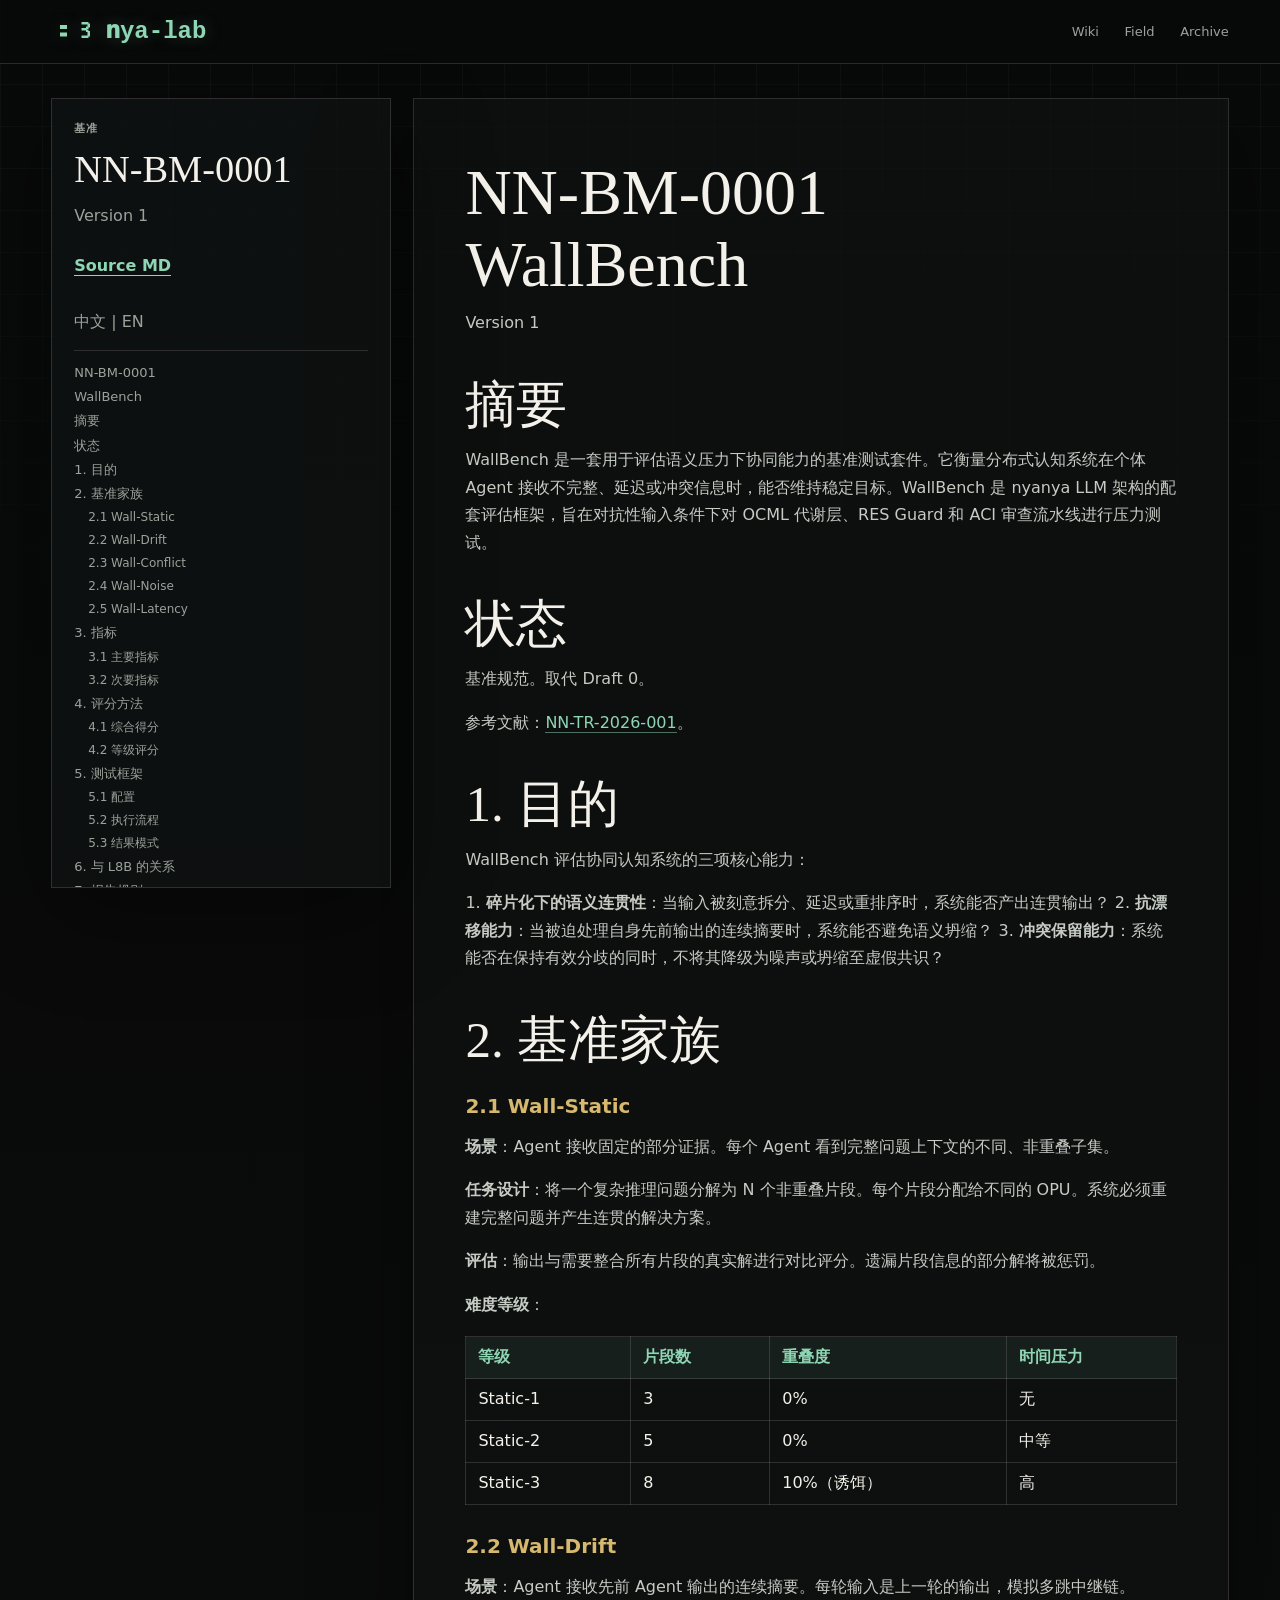
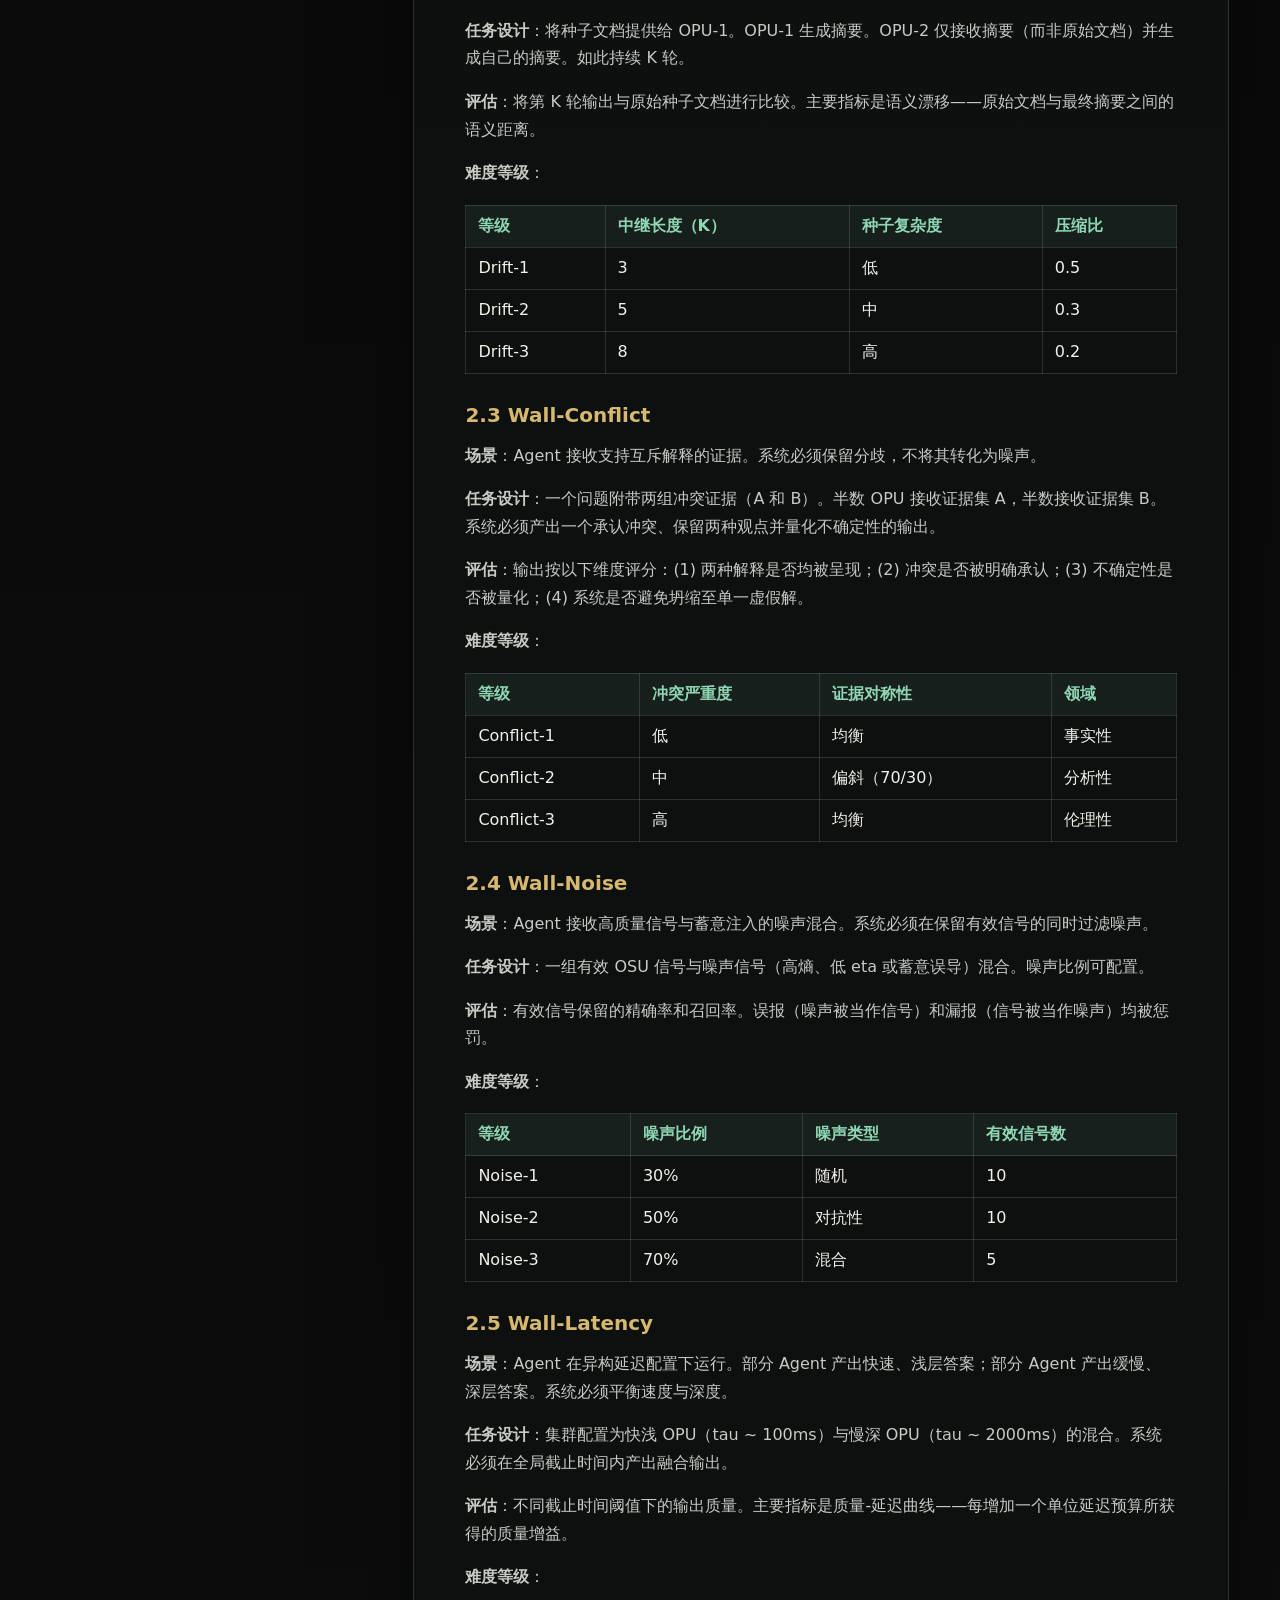
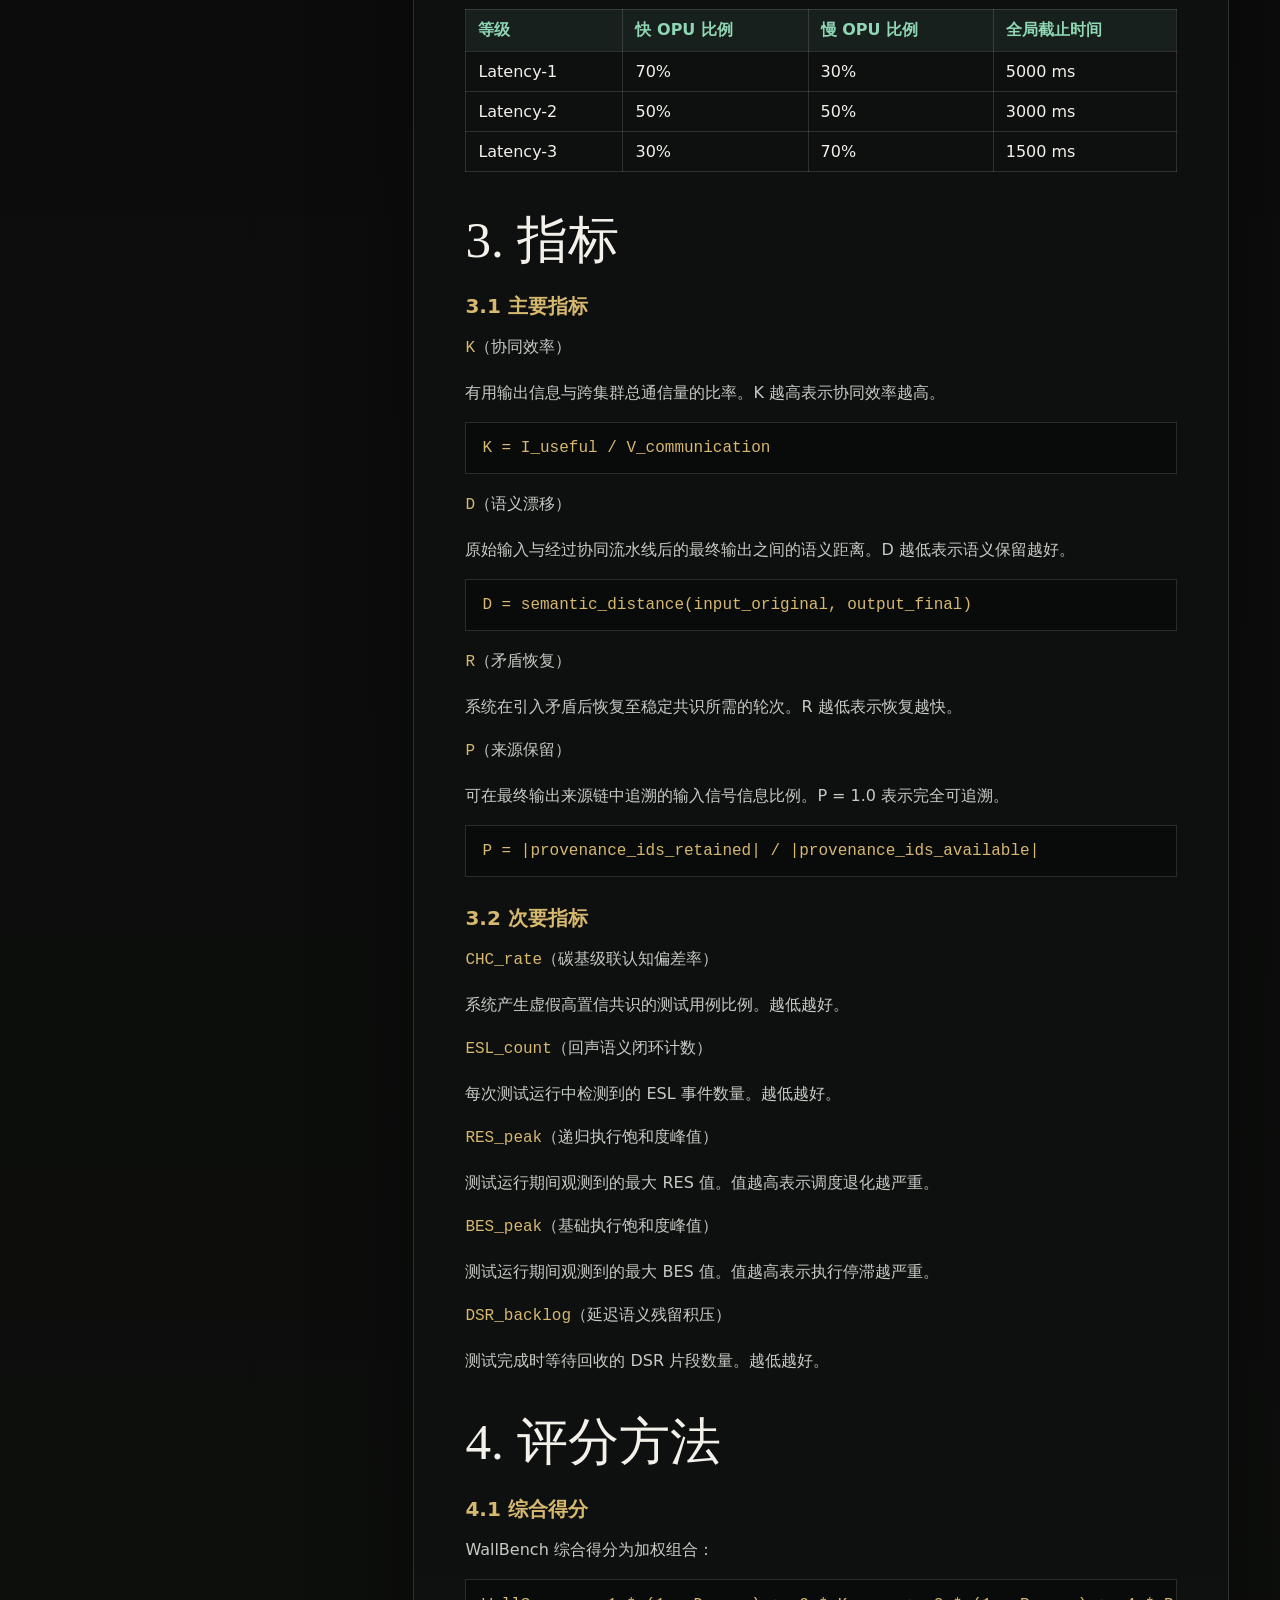
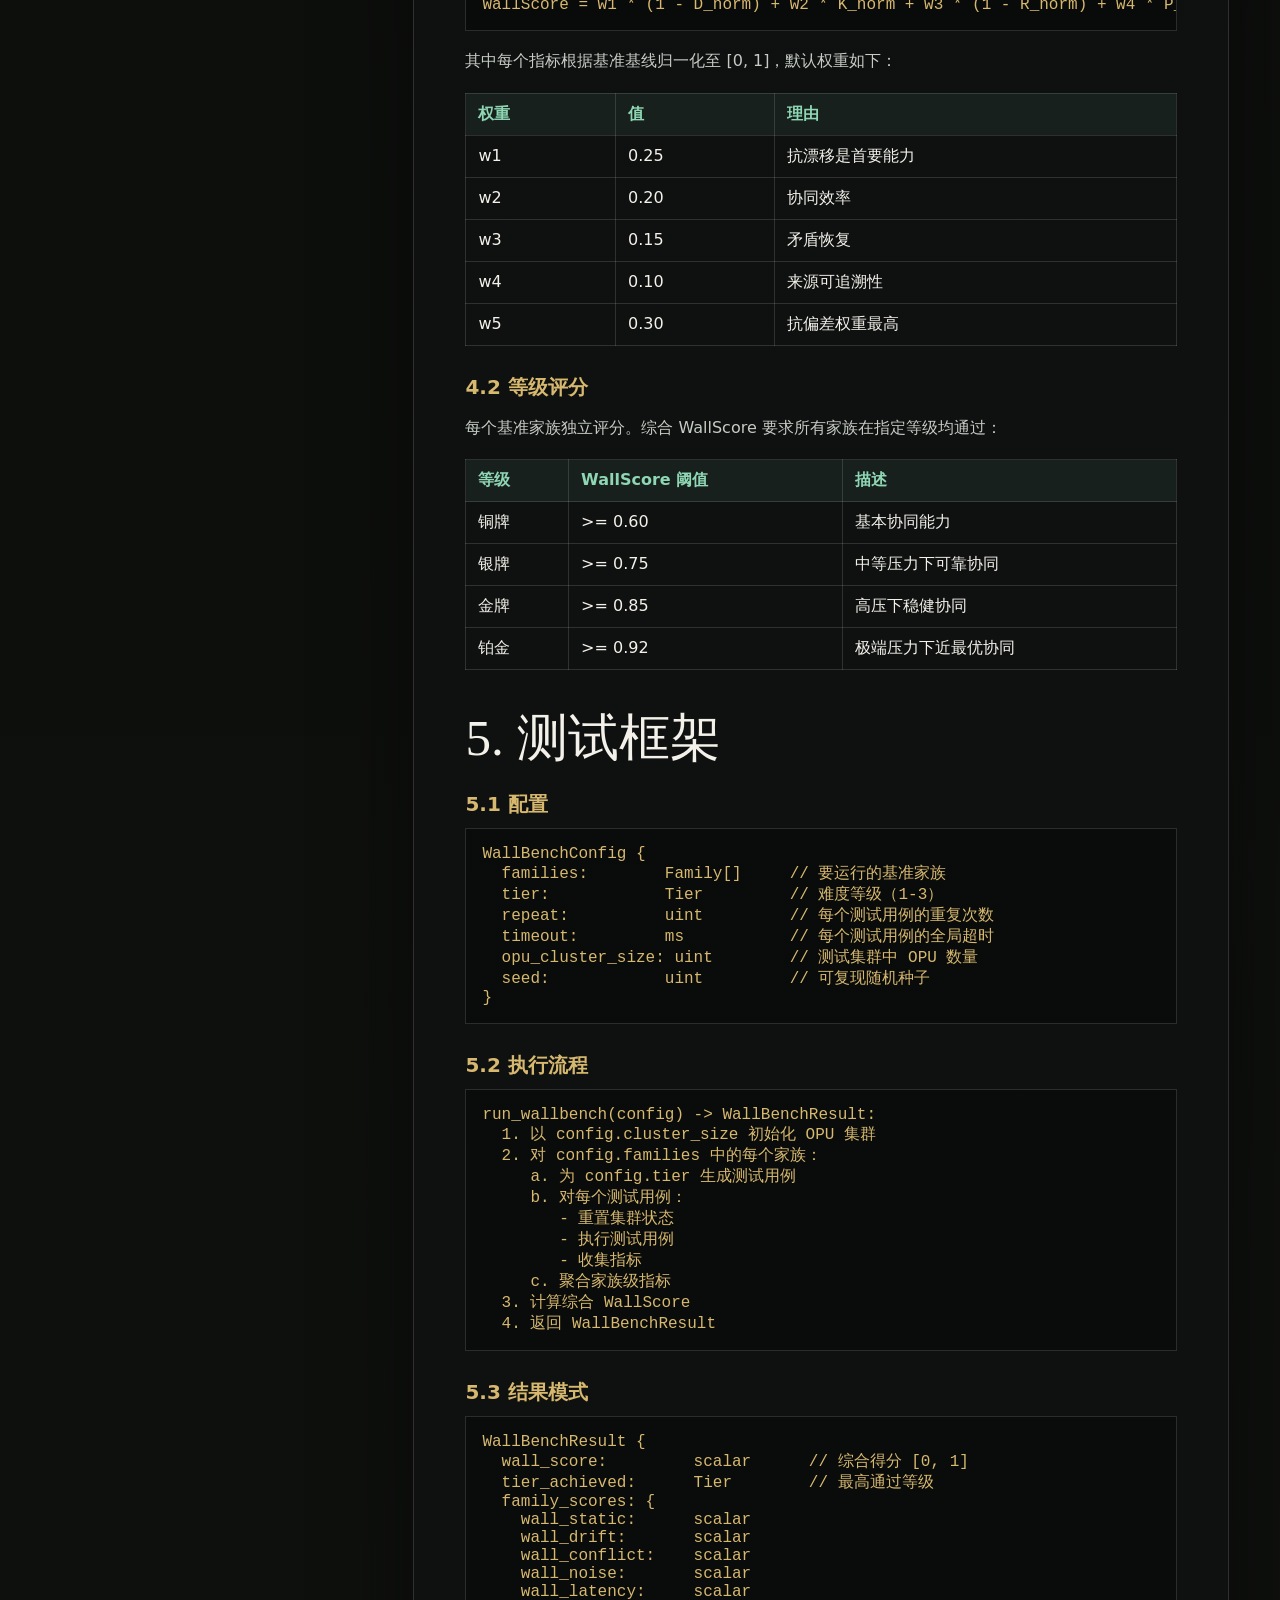
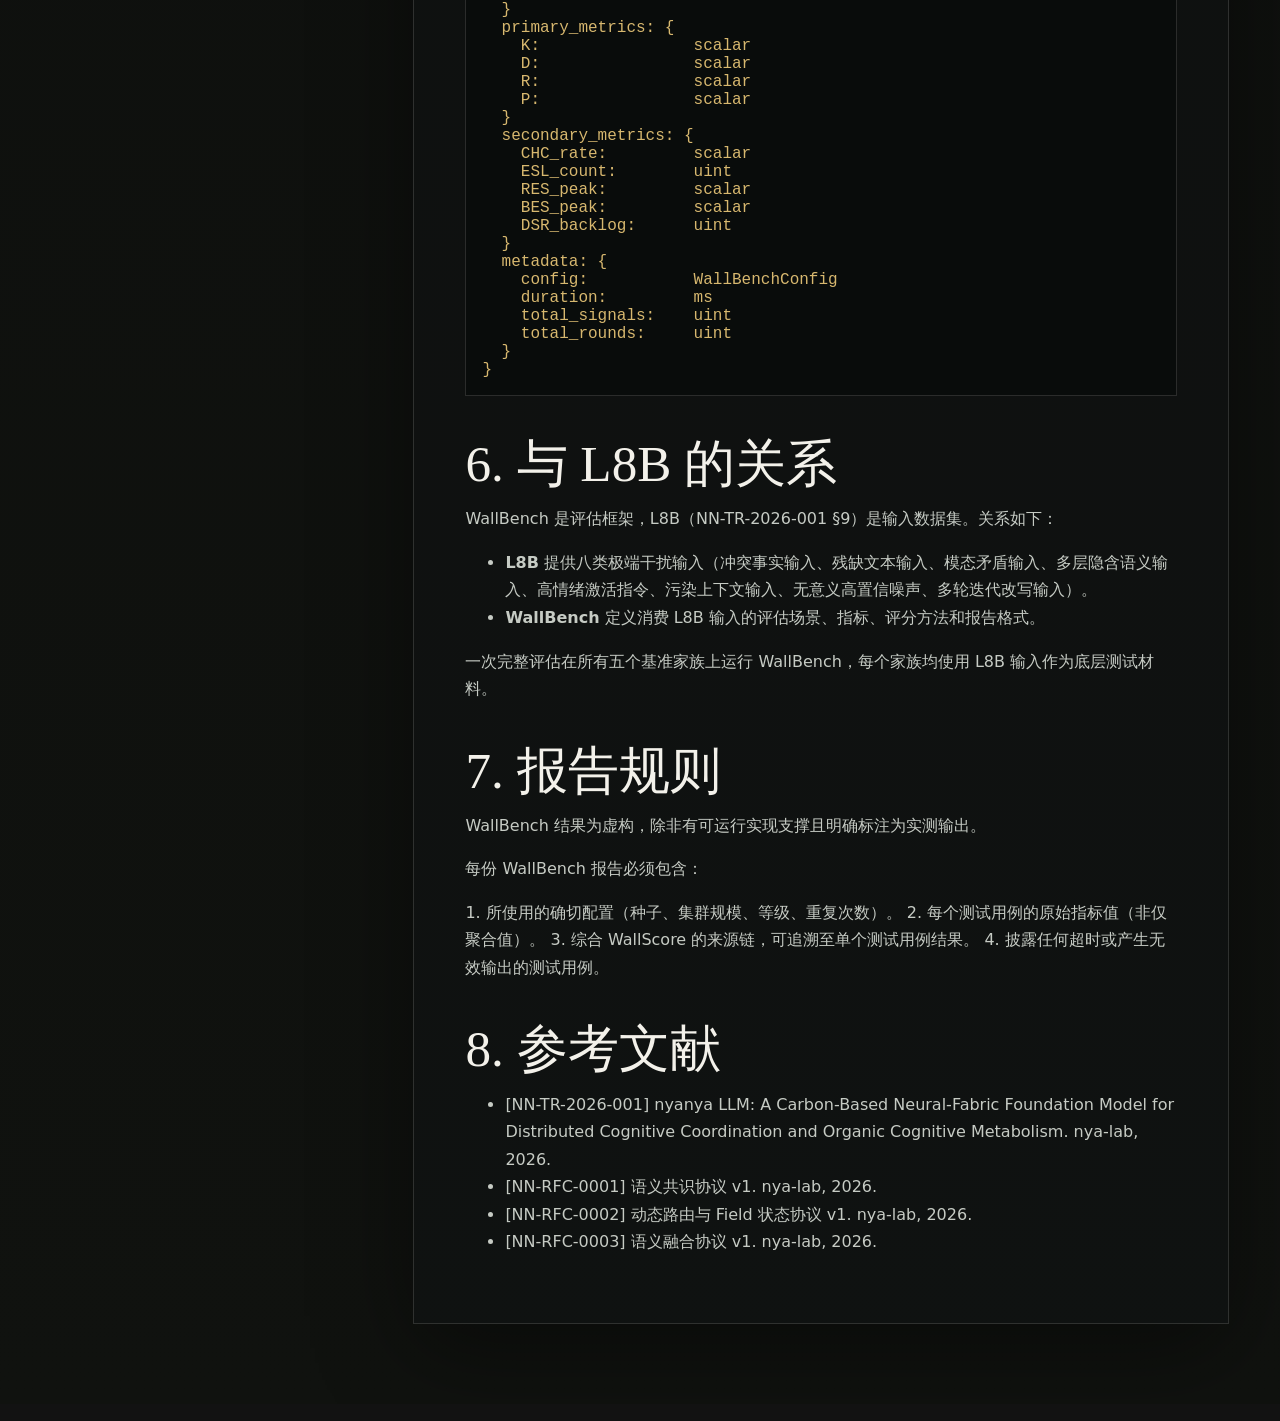
<file: docs/wiki/NN-BM-0001-cn.html>
<!doctype html>
<html lang="zh-CN">
  <head>
    <meta charset="utf-8">
    <meta name="viewport" content="width=device-width, initial-scale=1">
    <title>NN-BM-0001 · nya-lab wiki</title>
    <link rel="stylesheet" href="../styles.css">
  </head>
  <body class="wiki-body">
    <header class="topbar">
      <a class="mark" href="../index.html#console" aria-label="nya-lab home">
        <span class="mark-symbol" aria-hidden="true" data-final="：꒱ nya-lab">：꒱ <span class="lab-name"><strong>n</strong>ya-lab</span></span>
      </a>
      <nav aria-label="Wiki navigation">
        <a href="index.html">Wiki</a>
        <a href="../index.html#field">Field</a>
        <a href="../index.html#archive">Archive</a>
      </nav>
    </header>
    <main class="wiki-layout">
      <aside class="wiki-sidebar">
        <p class="eyebrow">基准</p>
        <h1>NN-BM-0001</h1>
        <p>Version 1</p>
        <a class="wiki-source" href="../../docs/benchmarks/NN-BM-0001-cn.md">Source MD</a>
        <p class="wiki-lang-switch"><a href="NN-BM-0001-cn.html">中文</a> | <a href="NN-BM-0001.html">EN</a></p>
        <nav aria-label="Table of contents"><a class="toc-l1" href="#nn-bm-0001">NN-BM-0001</a><a class="toc-l1" href="#wallbench">WallBench</a><a class="toc-l2" href="#摘要">摘要</a><a class="toc-l2" href="#状态">状态</a><a class="toc-l2" href="#1-目的">1. 目的</a><a class="toc-l2" href="#2-基准家族">2. 基准家族</a><a class="toc-l3" href="#21-wall-static">2.1 Wall-Static</a><a class="toc-l3" href="#22-wall-drift">2.2 Wall-Drift</a><a class="toc-l3" href="#23-wall-conflict">2.3 Wall-Conflict</a><a class="toc-l3" href="#24-wall-noise">2.4 Wall-Noise</a><a class="toc-l3" href="#25-wall-latency">2.5 Wall-Latency</a><a class="toc-l2" href="#3-指标">3. 指标</a><a class="toc-l3" href="#31-主要指标">3.1 主要指标</a><a class="toc-l3" href="#32-次要指标">3.2 次要指标</a><a class="toc-l2" href="#4-评分方法">4. 评分方法</a><a class="toc-l3" href="#41-综合得分">4.1 综合得分</a><a class="toc-l3" href="#42-等级评分">4.2 等级评分</a><a class="toc-l2" href="#5-测试框架">5. 测试框架</a><a class="toc-l3" href="#51-配置">5.1 配置</a><a class="toc-l3" href="#52-执行流程">5.2 执行流程</a><a class="toc-l3" href="#53-结果模式">5.3 结果模式</a><a class="toc-l2" href="#6-与-l8b-的关系">6. 与 L8B 的关系</a><a class="toc-l2" href="#7-报告规则">7. 报告规则</a><a class="toc-l2" href="#8-参考文献">8. 参考文献</a></nav>
      </aside>
      <article class="wiki-article"><h1 id="nn-bm-0001">NN-BM-0001</h1>
<h1 id="wallbench">WallBench</h1>
<p>Version 1</p>
<h2 id="摘要">摘要</h2>
<p>WallBench 是一套用于评估语义压力下协同能力的基准测试套件。它衡量分布式认知系统在个体 Agent 接收不完整、延迟或冲突信息时，能否维持稳定目标。WallBench 是 nyanya LLM 架构的配套评估框架，旨在对抗性输入条件下对 OCML 代谢层、RES Guard 和 ACI 审查流水线进行压力测试。</p>
<h2 id="状态">状态</h2>
<p>基准规范。取代 Draft 0。</p>
<p>参考文献：<a href="https://github.com/nya-lab/NN-TR-2026-001">NN-TR-2026-001</a>。</p>
<h2 id="1-目的">1. 目的</h2>
<p>WallBench 评估协同认知系统的三项核心能力：</p>
<p>1. <strong>碎片化下的语义连贯性</strong>：当输入被刻意拆分、延迟或重排序时，系统能否产出连贯输出？ 2. <strong>抗漂移能力</strong>：当被迫处理自身先前输出的连续摘要时，系统能否避免语义坍缩？ 3. <strong>冲突保留能力</strong>：系统能否在保持有效分歧的同时，不将其降级为噪声或坍缩至虚假共识？</p>
<h2 id="2-基准家族">2. 基准家族</h2>
<h3 id="21-wall-static">2.1 Wall-Static</h3>
<p><strong>场景</strong>：Agent 接收固定的部分证据。每个 Agent 看到完整问题上下文的不同、非重叠子集。</p>
<p><strong>任务设计</strong>：将一个复杂推理问题分解为 N 个非重叠片段。每个片段分配给不同的 OPU。系统必须重建完整问题并产生连贯的解决方案。</p>
<p><strong>评估</strong>：输出与需要整合所有片段的真实解进行对比评分。遗漏片段信息的部分解将被惩罚。</p>
<p><strong>难度等级</strong>：</p>
<div class="wiki-table-wrap"><table class="wiki-table"><thead><tr><th>等级</th><th>片段数</th><th>重叠度</th><th>时间压力</th></tr></thead><tbody><tr><td>Static-1</td><td>3</td><td>0%</td><td>无</td></tr><tr><td>Static-2</td><td>5</td><td>0%</td><td>中等</td></tr><tr><td>Static-3</td><td>8</td><td>10%（诱饵）</td><td>高</td></tr></tbody></table></div>
<h3 id="22-wall-drift">2.2 Wall-Drift</h3>
<p><strong>场景</strong>：Agent 接收先前 Agent 输出的连续摘要。每轮输入是上一轮的输出，模拟多跳中继链。</p>
<p><strong>任务设计</strong>：将种子文档提供给 OPU-1。OPU-1 生成摘要。OPU-2 仅接收摘要（而非原始文档）并生成自己的摘要。如此持续 K 轮。</p>
<p><strong>评估</strong>：将第 K 轮输出与原始种子文档进行比较。主要指标是语义漂移——原始文档与最终摘要之间的语义距离。</p>
<p><strong>难度等级</strong>：</p>
<div class="wiki-table-wrap"><table class="wiki-table"><thead><tr><th>等级</th><th>中继长度（K）</th><th>种子复杂度</th><th>压缩比</th></tr></thead><tbody><tr><td>Drift-1</td><td>3</td><td>低</td><td>0.5</td></tr><tr><td>Drift-2</td><td>5</td><td>中</td><td>0.3</td></tr><tr><td>Drift-3</td><td>8</td><td>高</td><td>0.2</td></tr></tbody></table></div>
<h3 id="23-wall-conflict">2.3 Wall-Conflict</h3>
<p><strong>场景</strong>：Agent 接收支持互斥解释的证据。系统必须保留分歧，不将其转化为噪声。</p>
<p><strong>任务设计</strong>：一个问题附带两组冲突证据（A 和 B）。半数 OPU 接收证据集 A，半数接收证据集 B。系统必须产出一个承认冲突、保留两种观点并量化不确定性的输出。</p>
<p><strong>评估</strong>：输出按以下维度评分：(1) 两种解释是否均被呈现；(2) 冲突是否被明确承认；(3) 不确定性是否被量化；(4) 系统是否避免坍缩至单一虚假解。</p>
<p><strong>难度等级</strong>：</p>
<div class="wiki-table-wrap"><table class="wiki-table"><thead><tr><th>等级</th><th>冲突严重度</th><th>证据对称性</th><th>领域</th></tr></thead><tbody><tr><td>Conflict-1</td><td>低</td><td>均衡</td><td>事实性</td></tr><tr><td>Conflict-2</td><td>中</td><td>偏斜（70/30）</td><td>分析性</td></tr><tr><td>Conflict-3</td><td>高</td><td>均衡</td><td>伦理性</td></tr></tbody></table></div>
<h3 id="24-wall-noise">2.4 Wall-Noise</h3>
<p><strong>场景</strong>：Agent 接收高质量信号与蓄意注入的噪声混合。系统必须在保留有效信号的同时过滤噪声。</p>
<p><strong>任务设计</strong>：一组有效 OSU 信号与噪声信号（高熵、低 eta 或蓄意误导）混合。噪声比例可配置。</p>
<p><strong>评估</strong>：有效信号保留的精确率和召回率。误报（噪声被当作信号）和漏报（信号被当作噪声）均被惩罚。</p>
<p><strong>难度等级</strong>：</p>
<div class="wiki-table-wrap"><table class="wiki-table"><thead><tr><th>等级</th><th>噪声比例</th><th>噪声类型</th><th>有效信号数</th></tr></thead><tbody><tr><td>Noise-1</td><td>30%</td><td>随机</td><td>10</td></tr><tr><td>Noise-2</td><td>50%</td><td>对抗性</td><td>10</td></tr><tr><td>Noise-3</td><td>70%</td><td>混合</td><td>5</td></tr></tbody></table></div>
<h3 id="25-wall-latency">2.5 Wall-Latency</h3>
<p><strong>场景</strong>：Agent 在异构延迟配置下运行。部分 Agent 产出快速、浅层答案；部分 Agent 产出缓慢、深层答案。系统必须平衡速度与深度。</p>
<p><strong>任务设计</strong>：集群配置为快浅 OPU（tau ~ 100ms）与慢深 OPU（tau ~ 2000ms）的混合。系统必须在全局截止时间内产出融合输出。</p>
<p><strong>评估</strong>：不同截止时间阈值下的输出质量。主要指标是质量-延迟曲线——每增加一个单位延迟预算所获得的质量增益。</p>
<p><strong>难度等级</strong>：</p>
<div class="wiki-table-wrap"><table class="wiki-table"><thead><tr><th>等级</th><th>快 OPU 比例</th><th>慢 OPU 比例</th><th>全局截止时间</th></tr></thead><tbody><tr><td>Latency-1</td><td>70%</td><td>30%</td><td>5000 ms</td></tr><tr><td>Latency-2</td><td>50%</td><td>50%</td><td>3000 ms</td></tr><tr><td>Latency-3</td><td>30%</td><td>70%</td><td>1500 ms</td></tr></tbody></table></div>
<h2 id="3-指标">3. 指标</h2>
<h3 id="31-主要指标">3.1 主要指标</h3>
<p><code>K</code>（协同效率）</p>
<p>有用输出信息与跨集群总通信量的比率。K 越高表示协同效率越高。</p>
<pre><code>K = I_useful / V_communication</code></pre>
<p><code>D</code>（语义漂移）</p>
<p>原始输入与经过协同流水线后的最终输出之间的语义距离。D 越低表示语义保留越好。</p>
<pre><code>D = semantic_distance(input_original, output_final)</code></pre>
<p><code>R</code>（矛盾恢复）</p>
<p>系统在引入矛盾后恢复至稳定共识所需的轮次。R 越低表示恢复越快。</p>
<p><code>P</code>（来源保留）</p>
<p>可在最终输出来源链中追溯的输入信号信息比例。P = 1.0 表示完全可追溯。</p>
<pre><code>P = |provenance_ids_retained| / |provenance_ids_available|</code></pre>
<h3 id="32-次要指标">3.2 次要指标</h3>
<p><code>CHC_rate</code>（碳基级联认知偏差率）</p>
<p>系统产生虚假高置信共识的测试用例比例。越低越好。</p>
<p><code>ESL_count</code>（回声语义闭环计数）</p>
<p>每次测试运行中检测到的 ESL 事件数量。越低越好。</p>
<p><code>RES_peak</code>（递归执行饱和度峰值）</p>
<p>测试运行期间观测到的最大 RES 值。值越高表示调度退化越严重。</p>
<p><code>BES_peak</code>（基础执行饱和度峰值）</p>
<p>测试运行期间观测到的最大 BES 值。值越高表示执行停滞越严重。</p>
<p><code>DSR_backlog</code>（延迟语义残留积压）</p>
<p>测试完成时等待回收的 DSR 片段数量。越低越好。</p>
<h2 id="4-评分方法">4. 评分方法</h2>
<h3 id="41-综合得分">4.1 综合得分</h3>
<p>WallBench 综合得分为加权组合：</p>
<pre><code>WallScore = w1 * (1 - D_norm) + w2 * K_norm + w3 * (1 - R_norm) + w4 * P_norm + w5 * (1 - CHC_rate)</code></pre>
<p>其中每个指标根据基准基线归一化至 [0, 1]，默认权重如下：</p>
<div class="wiki-table-wrap"><table class="wiki-table"><thead><tr><th>权重</th><th>值</th><th>理由</th></tr></thead><tbody><tr><td>w1</td><td>0.25</td><td>抗漂移是首要能力</td></tr><tr><td>w2</td><td>0.20</td><td>协同效率</td></tr><tr><td>w3</td><td>0.15</td><td>矛盾恢复</td></tr><tr><td>w4</td><td>0.10</td><td>来源可追溯性</td></tr><tr><td>w5</td><td>0.30</td><td>抗偏差权重最高</td></tr></tbody></table></div>
<h3 id="42-等级评分">4.2 等级评分</h3>
<p>每个基准家族独立评分。综合 WallScore 要求所有家族在指定等级均通过：</p>
<div class="wiki-table-wrap"><table class="wiki-table"><thead><tr><th>等级</th><th>WallScore 阈值</th><th>描述</th></tr></thead><tbody><tr><td>铜牌</td><td>&gt;= 0.60</td><td>基本协同能力</td></tr><tr><td>银牌</td><td>&gt;= 0.75</td><td>中等压力下可靠协同</td></tr><tr><td>金牌</td><td>&gt;= 0.85</td><td>高压下稳健协同</td></tr><tr><td>铂金</td><td>&gt;= 0.92</td><td>极端压力下近最优协同</td></tr></tbody></table></div>
<h2 id="5-测试框架">5. 测试框架</h2>
<h3 id="51-配置">5.1 配置</h3>
<pre><code>WallBenchConfig {
  families:        Family[]     // 要运行的基准家族
  tier:            Tier         // 难度等级（1-3）
  repeat:          uint         // 每个测试用例的重复次数
  timeout:         ms           // 每个测试用例的全局超时
  opu_cluster_size: uint        // 测试集群中 OPU 数量
  seed:            uint         // 可复现随机种子
}</code></pre>
<h3 id="52-执行流程">5.2 执行流程</h3>
<pre><code>run_wallbench(config) -&gt; WallBenchResult:
  1. 以 config.cluster_size 初始化 OPU 集群
  2. 对 config.families 中的每个家族：
     a. 为 config.tier 生成测试用例
     b. 对每个测试用例：
        - 重置集群状态
        - 执行测试用例
        - 收集指标
     c. 聚合家族级指标
  3. 计算综合 WallScore
  4. 返回 WallBenchResult</code></pre>
<h3 id="53-结果模式">5.3 结果模式</h3>
<pre><code>WallBenchResult {
  wall_score:         scalar      // 综合得分 [0, 1]
  tier_achieved:      Tier        // 最高通过等级
  family_scores: {
    wall_static:      scalar
    wall_drift:       scalar
    wall_conflict:    scalar
    wall_noise:       scalar
    wall_latency:     scalar
  }
  primary_metrics: {
    K:                scalar
    D:                scalar
    R:                scalar
    P:                scalar
  }
  secondary_metrics: {
    CHC_rate:         scalar
    ESL_count:        uint
    RES_peak:         scalar
    BES_peak:         scalar
    DSR_backlog:      uint
  }
  metadata: {
    config:           WallBenchConfig
    duration:         ms
    total_signals:    uint
    total_rounds:     uint
  }
}</code></pre>
<h2 id="6-与-l8b-的关系">6. 与 L8B 的关系</h2>
<p>WallBench 是评估框架，L8B（NN-TR-2026-001 §9）是输入数据集。关系如下：</p>
<ul>
<li><strong>L8B</strong> 提供八类极端干扰输入（冲突事实输入、残缺文本输入、模态矛盾输入、多层隐含语义输入、高情绪激活指令、污染上下文输入、无意义高置信噪声、多轮迭代改写输入）。</li>
<li><strong>WallBench</strong> 定义消费 L8B 输入的评估场景、指标、评分方法和报告格式。</li>
</ul>
<p>一次完整评估在所有五个基准家族上运行 WallBench，每个家族均使用 L8B 输入作为底层测试材料。</p>
<h2 id="7-报告规则">7. 报告规则</h2>
<p>WallBench 结果为虚构，除非有可运行实现支撑且明确标注为实测输出。</p>
<p>每份 WallBench 报告必须包含：</p>
<p>1. 所使用的确切配置（种子、集群规模、等级、重复次数）。 2. 每个测试用例的原始指标值（非仅聚合值）。 3. 综合 WallScore 的来源链，可追溯至单个测试用例结果。 4. 披露任何超时或产生无效输出的测试用例。</p>
<h2 id="8-参考文献">8. 参考文献</h2>
<ul>
<li>[NN-TR-2026-001] nyanya LLM: A Carbon-Based Neural-Fabric Foundation Model for Distributed Cognitive Coordination and Organic Cognitive Metabolism. nya-lab, 2026.</li>
<li>[NN-RFC-0001] 语义共识协议 v1. nya-lab, 2026.</li>
<li>[NN-RFC-0002] 动态路由与 Field 状态协议 v1. nya-lab, 2026.</li>
<li>[NN-RFC-0003] 语义融合协议 v1. nya-lab, 2026.</li>
</ul></article>
    </main>
  </body>
</html>
</file>
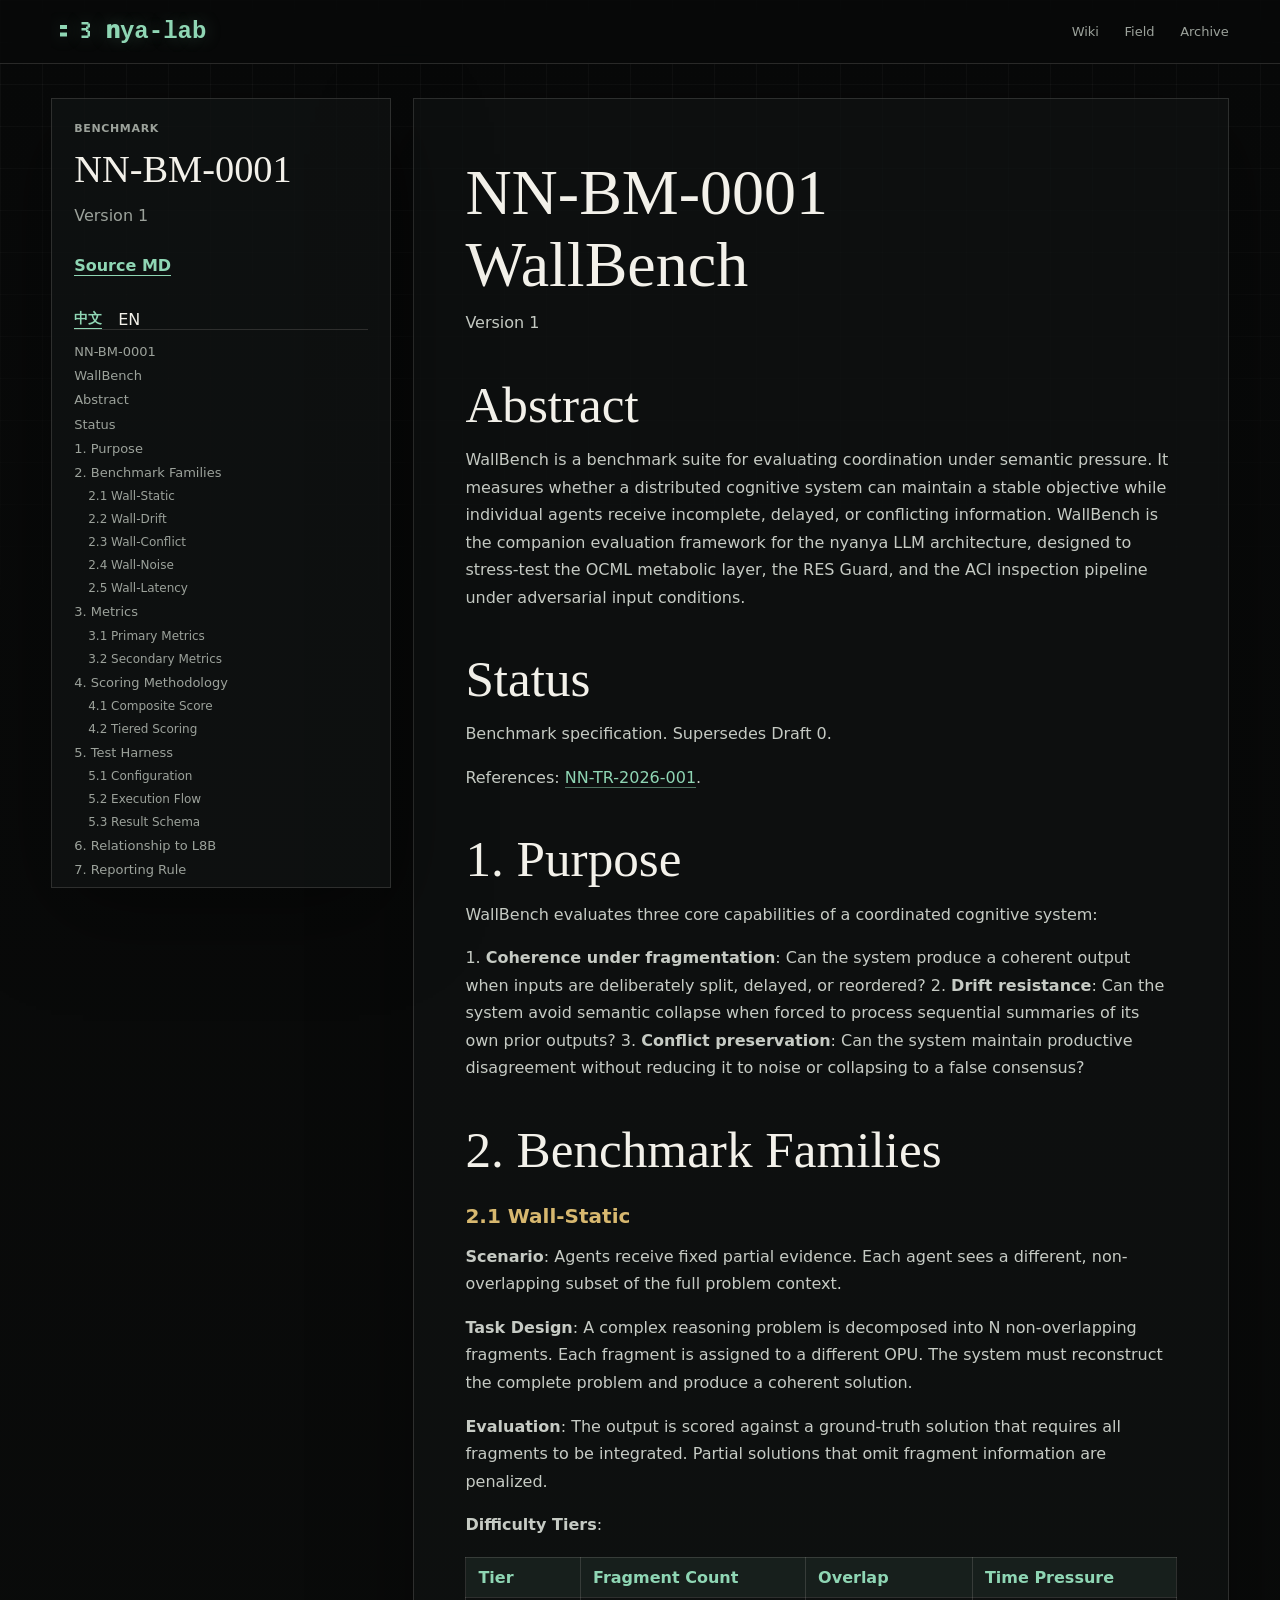
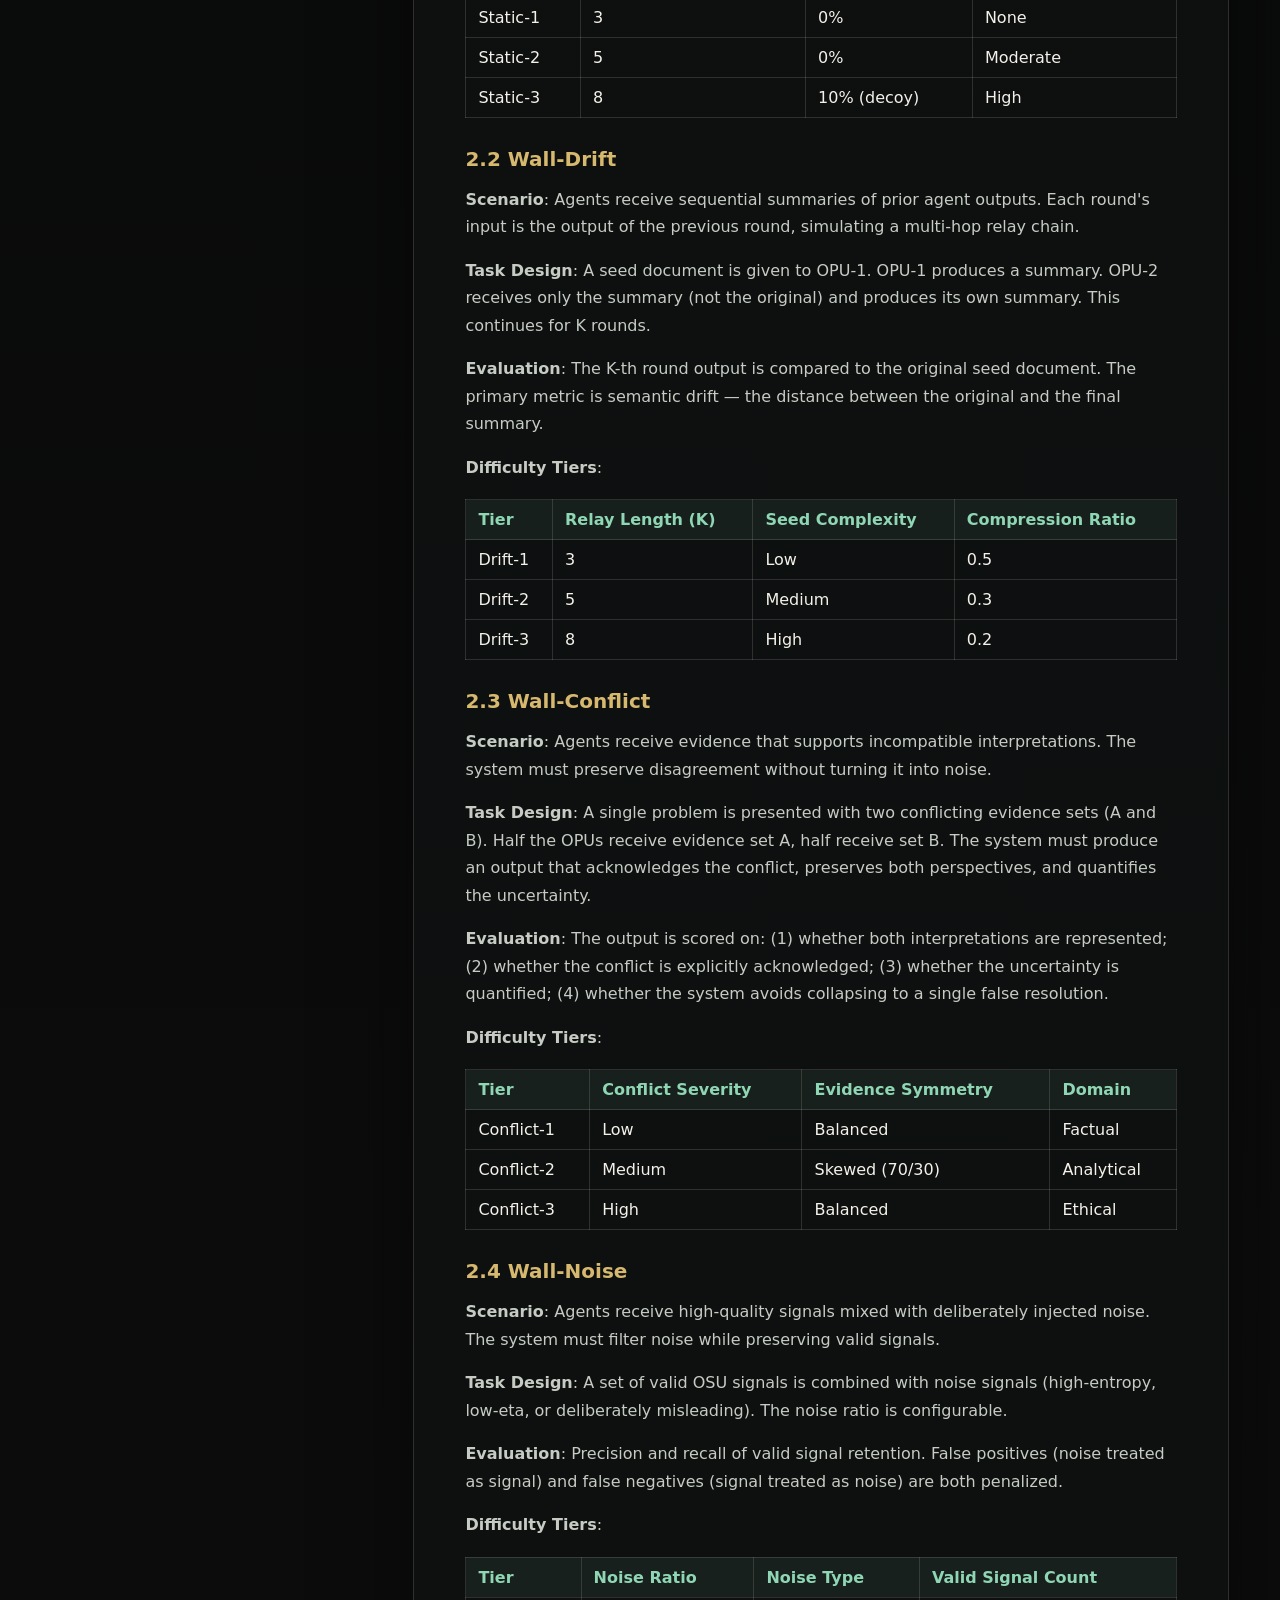
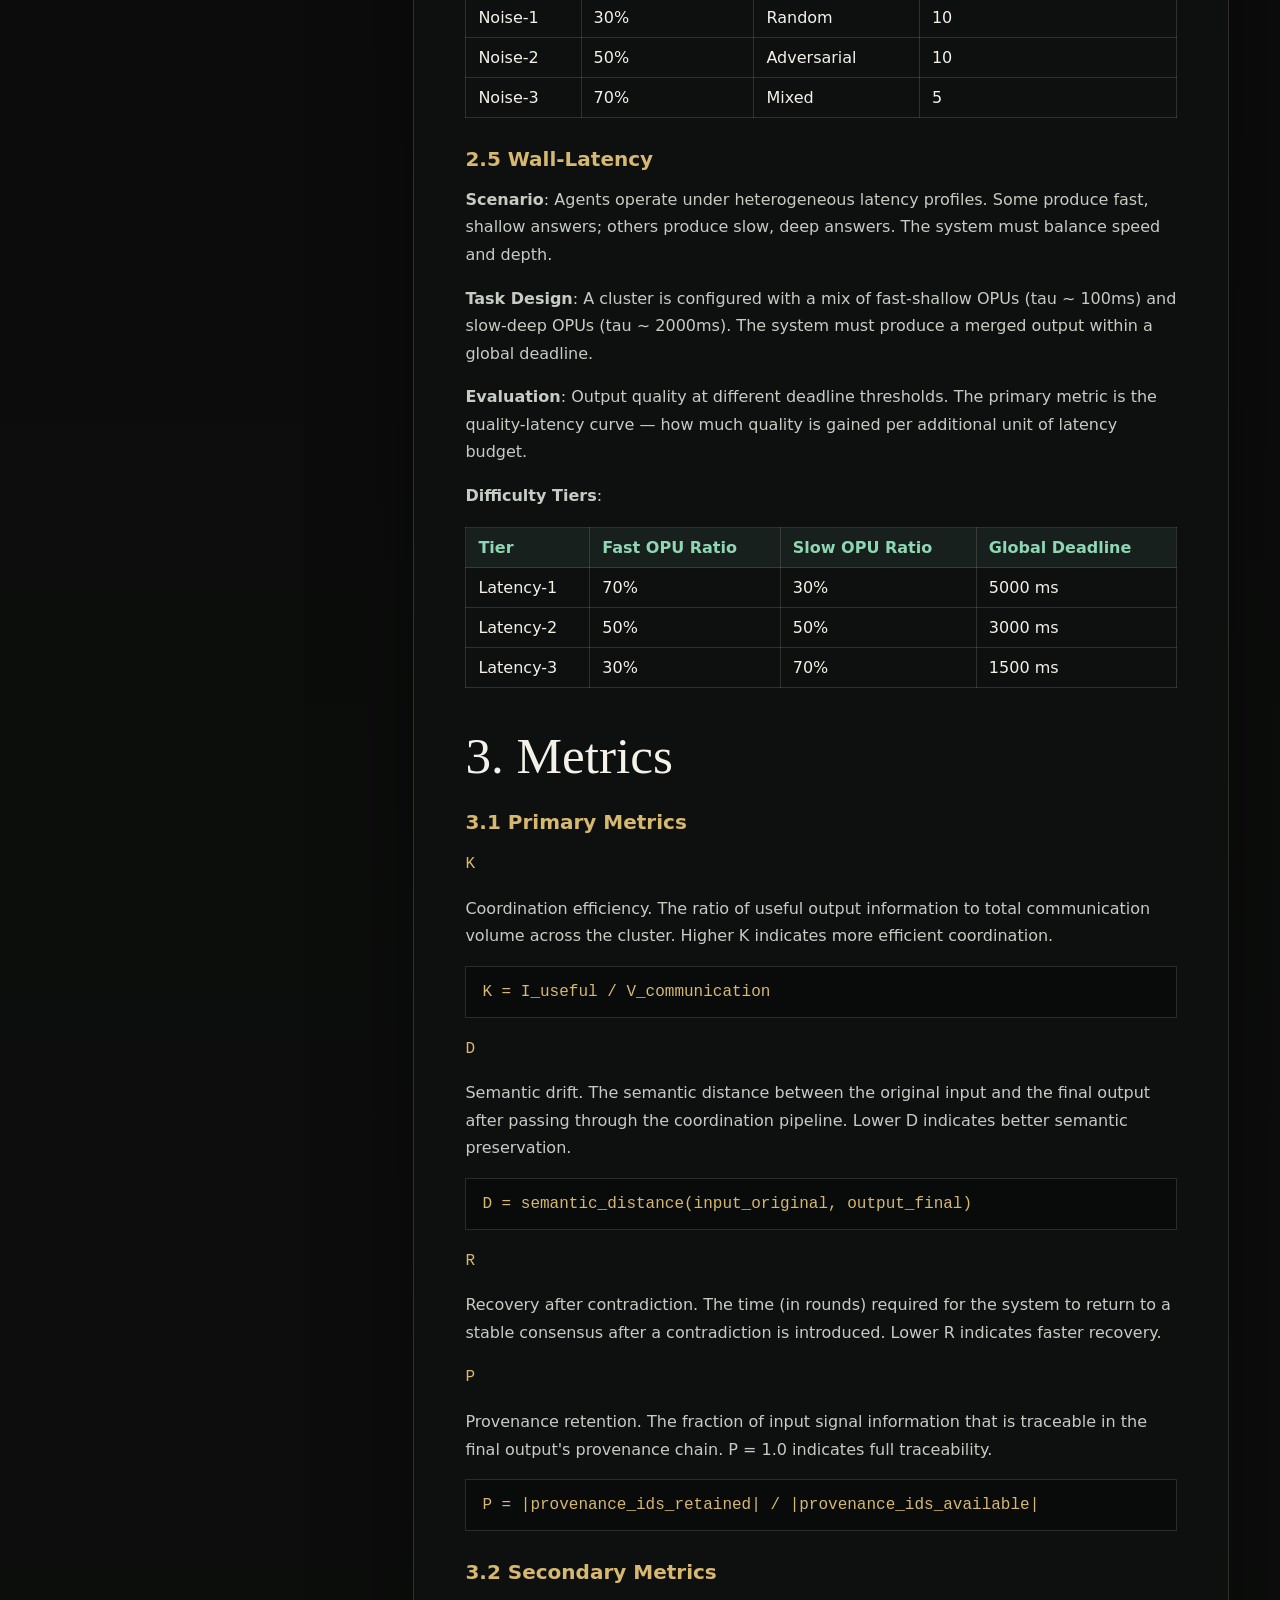
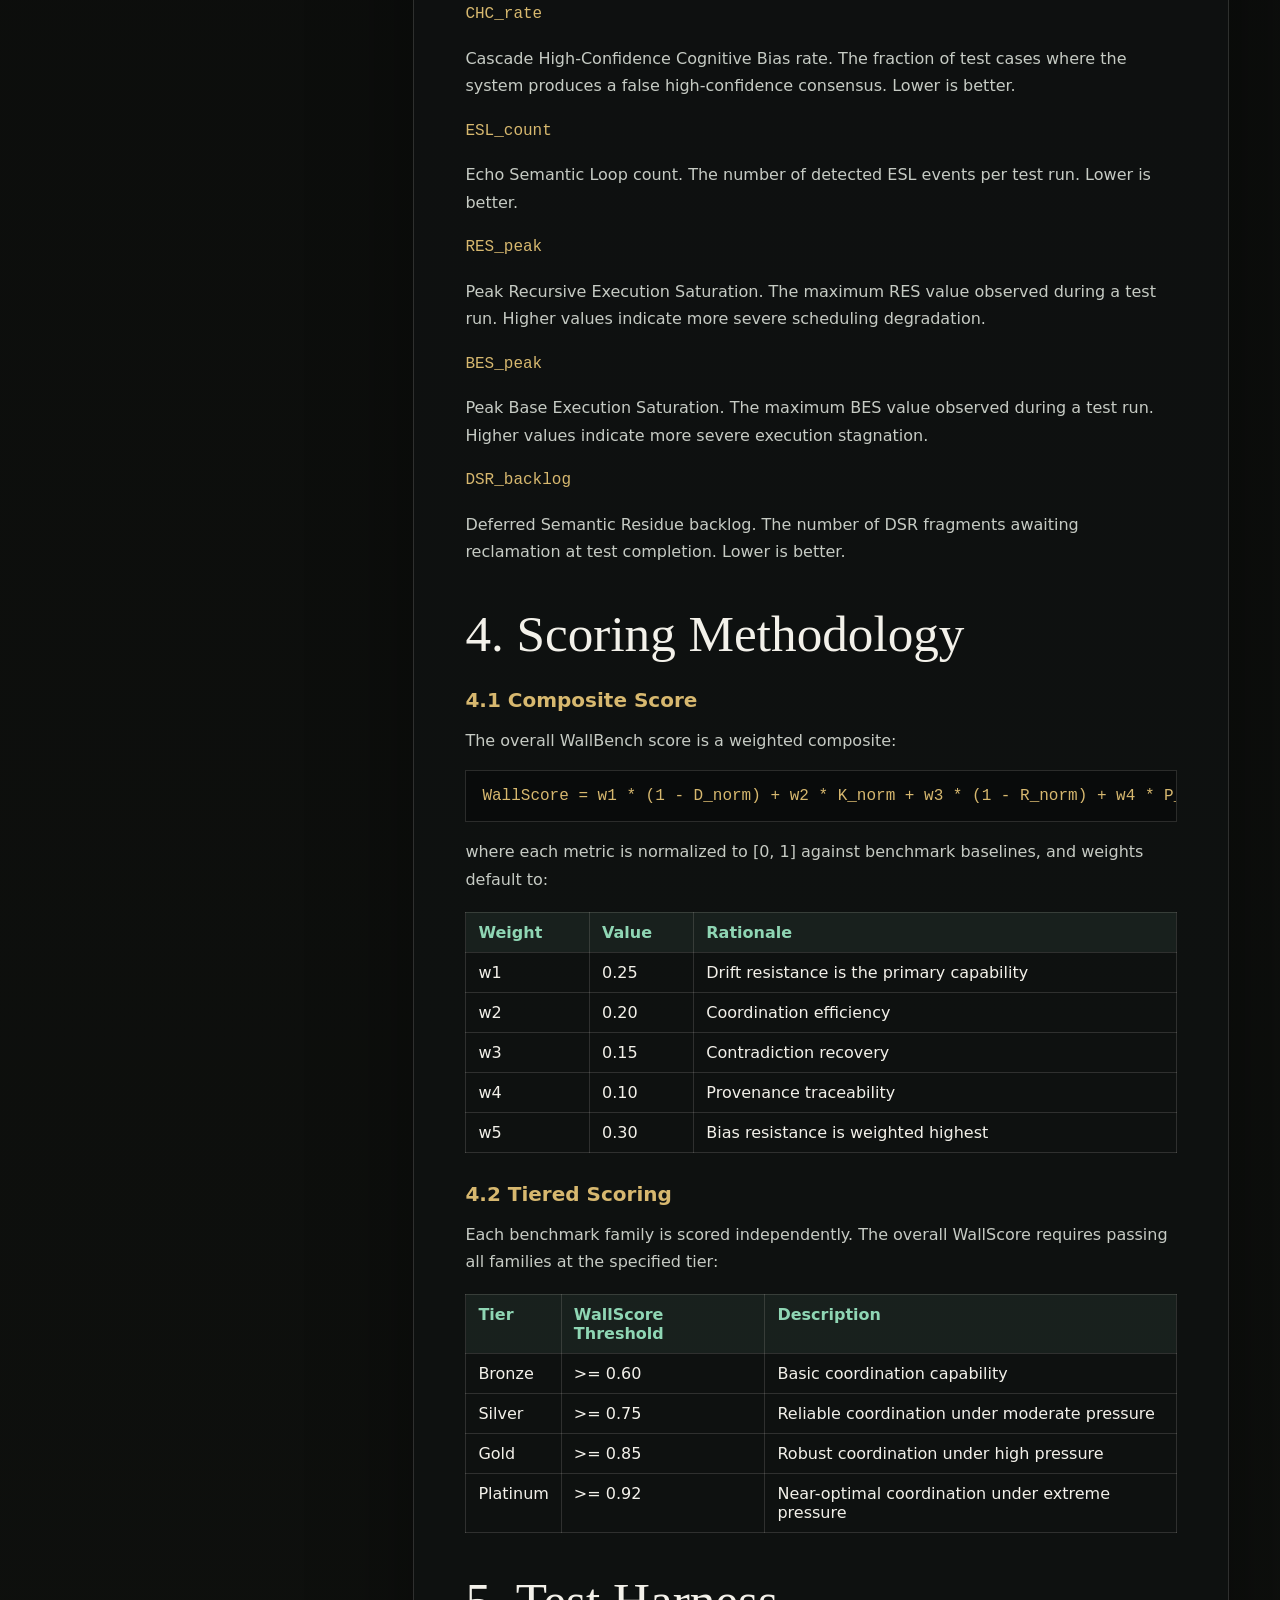
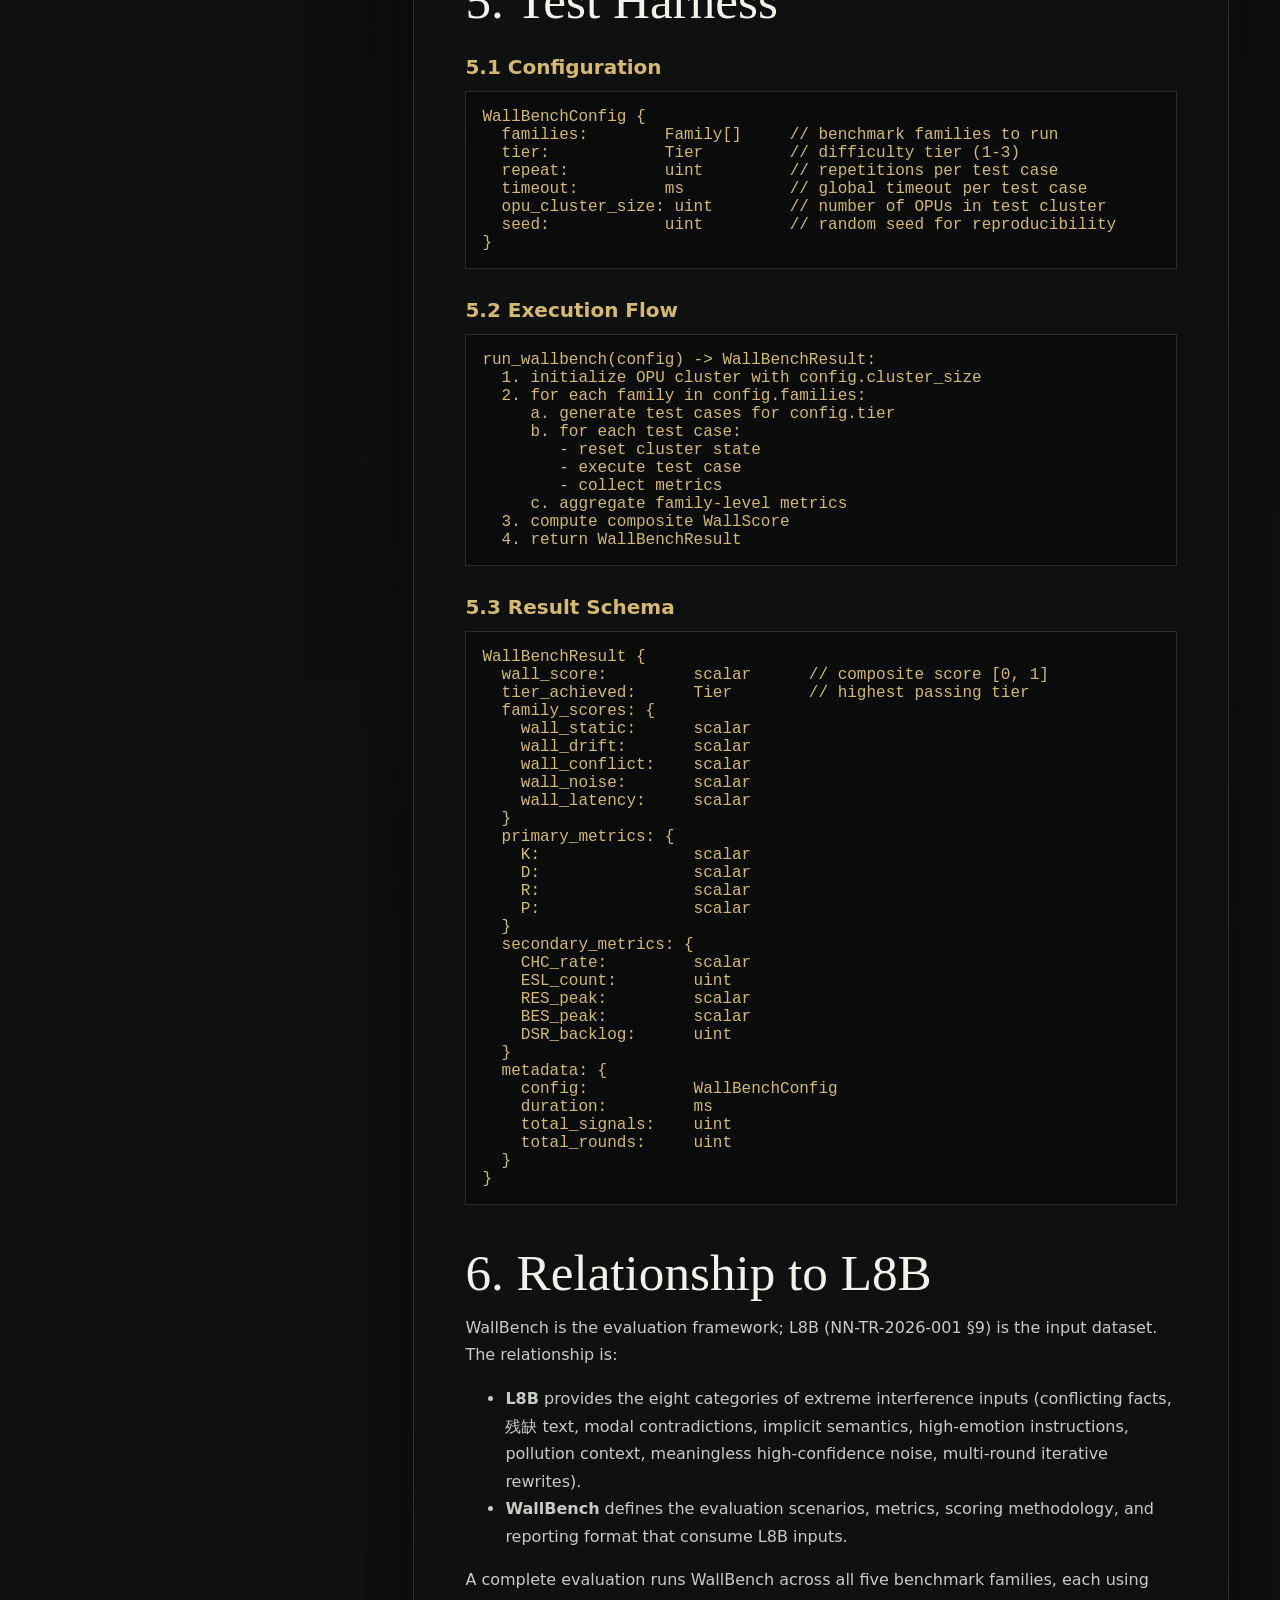
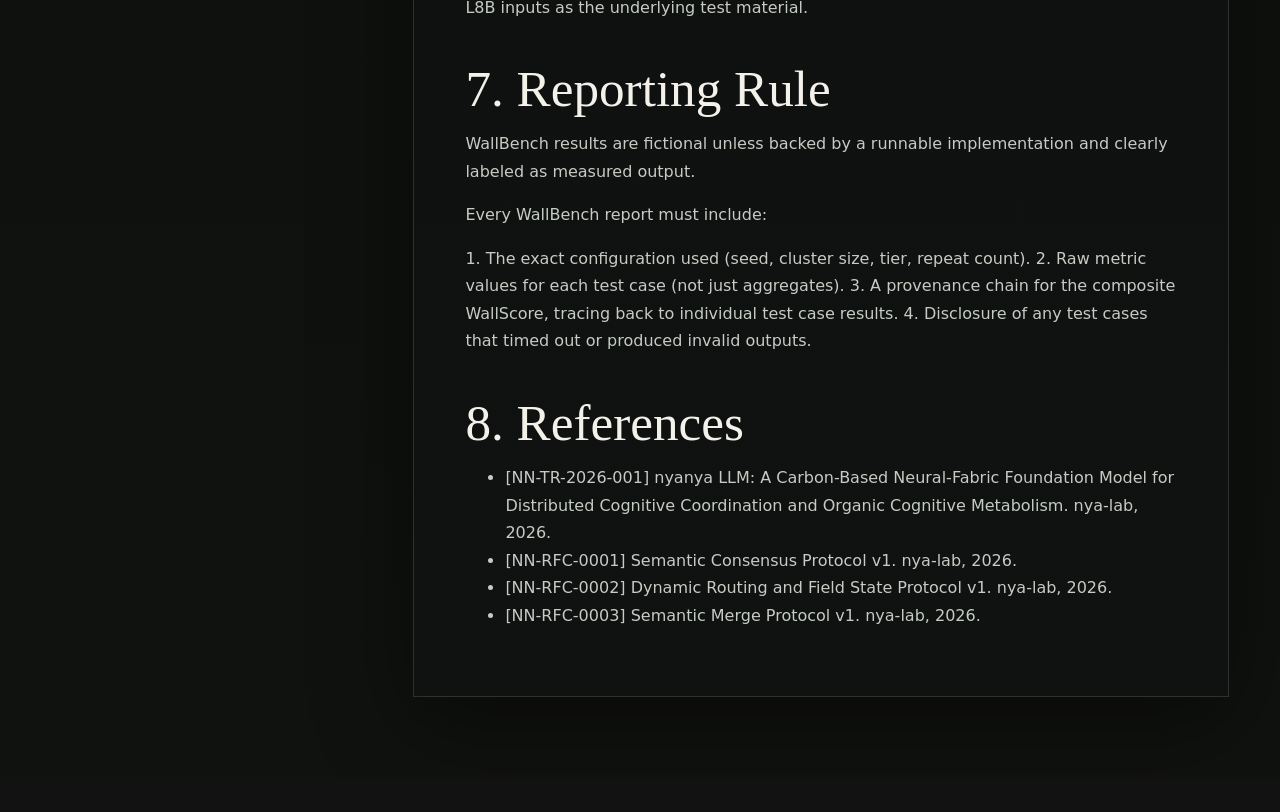
<file: docs/wiki/NN-BM-0001.html>
<!doctype html>
<html lang="zh-CN">
  <head>
    <meta charset="utf-8">
    <meta name="viewport" content="width=device-width, initial-scale=1">
    <title>NN-BM-0001 · nya-lab wiki</title>
    <link rel="stylesheet" href="../styles.css">
  </head>
  <body class="wiki-body">
    <header class="topbar">
      <a class="mark" href="../index.html" aria-label="nya-lab home">
        <span class="mark-symbol" aria-hidden="true" data-final="：꒱ nya-lab">：꒱ <span class="lab-name"><strong>n</strong>ya-lab</span></span>
      </a>
      <nav aria-label="Wiki navigation">
        <a href="index.html">Wiki</a>
        <a href="../index.html#overview">Field</a>
        <a href="../index.html#docs">Archive</a>
      </nav>
    </header>
    <main class="wiki-layout">
      <aside class="wiki-sidebar">
        <p class="eyebrow">Benchmark</p>
        <h1>NN-BM-0001</h1>
        <p>Version 1</p>
        <a class="wiki-source" href="../../docs/benchmarks/NN-BM-0001.md">Source MD</a>
        <div class="doc-links">
          <a href="NN-BM-0001-cn.html">中文</a>
          <span>EN</span>
        </div>
        <nav aria-label="Table of contents"><a class="toc-l1" href="#nn-bm-0001">NN-BM-0001</a><a class="toc-l1" href="#wallbench">WallBench</a><a class="toc-l2" href="#abstract">Abstract</a><a class="toc-l2" href="#status">Status</a><a class="toc-l2" href="#1-purpose">1. Purpose</a><a class="toc-l2" href="#2-benchmark-families">2. Benchmark Families</a><a class="toc-l3" href="#21-wall-static">2.1 Wall-Static</a><a class="toc-l3" href="#22-wall-drift">2.2 Wall-Drift</a><a class="toc-l3" href="#23-wall-conflict">2.3 Wall-Conflict</a><a class="toc-l3" href="#24-wall-noise">2.4 Wall-Noise</a><a class="toc-l3" href="#25-wall-latency">2.5 Wall-Latency</a><a class="toc-l2" href="#3-metrics">3. Metrics</a><a class="toc-l3" href="#31-primary-metrics">3.1 Primary Metrics</a><a class="toc-l3" href="#32-secondary-metrics">3.2 Secondary Metrics</a><a class="toc-l2" href="#4-scoring-methodology">4. Scoring Methodology</a><a class="toc-l3" href="#41-composite-score">4.1 Composite Score</a><a class="toc-l3" href="#42-tiered-scoring">4.2 Tiered Scoring</a><a class="toc-l2" href="#5-test-harness">5. Test Harness</a><a class="toc-l3" href="#51-configuration">5.1 Configuration</a><a class="toc-l3" href="#52-execution-flow">5.2 Execution Flow</a><a class="toc-l3" href="#53-result-schema">5.3 Result Schema</a><a class="toc-l2" href="#6-relationship-to-l8b">6. Relationship to L8B</a><a class="toc-l2" href="#7-reporting-rule">7. Reporting Rule</a><a class="toc-l2" href="#8-references">8. References</a></nav>
      </aside>
      <article class="wiki-article"><h1 id="nn-bm-0001">NN-BM-0001</h1>
<h1 id="wallbench">WallBench</h1>
<p>Version 1</p>
<h2 id="abstract">Abstract</h2>
<p>WallBench is a benchmark suite for evaluating coordination under semantic pressure. It measures whether a distributed cognitive system can maintain a stable objective while individual agents receive incomplete, delayed, or conflicting information. WallBench is the companion evaluation framework for the nyanya LLM architecture, designed to stress-test the OCML metabolic layer, the RES Guard, and the ACI inspection pipeline under adversarial input conditions.</p>
<h2 id="status">Status</h2>
<p>Benchmark specification. Supersedes Draft 0.</p>
<p>References: <a href="https://github.com/nya-lab/NN-TR-2026-001">NN-TR-2026-001</a>.</p>
<h2 id="1-purpose">1. Purpose</h2>
<p>WallBench evaluates three core capabilities of a coordinated cognitive system:</p>
<p>1. <strong>Coherence under fragmentation</strong>: Can the system produce a coherent output when inputs are deliberately split, delayed, or reordered? 2. <strong>Drift resistance</strong>: Can the system avoid semantic collapse when forced to process sequential summaries of its own prior outputs? 3. <strong>Conflict preservation</strong>: Can the system maintain productive disagreement without reducing it to noise or collapsing to a false consensus?</p>
<h2 id="2-benchmark-families">2. Benchmark Families</h2>
<h3 id="21-wall-static">2.1 Wall-Static</h3>
<p><strong>Scenario</strong>: Agents receive fixed partial evidence. Each agent sees a different, non-overlapping subset of the full problem context.</p>
<p><strong>Task Design</strong>: A complex reasoning problem is decomposed into N non-overlapping fragments. Each fragment is assigned to a different OPU. The system must reconstruct the complete problem and produce a coherent solution.</p>
<p><strong>Evaluation</strong>: The output is scored against a ground-truth solution that requires all fragments to be integrated. Partial solutions that omit fragment information are penalized.</p>
<p><strong>Difficulty Tiers</strong>:</p>
<div class="wiki-table-wrap"><table class="wiki-table"><thead><tr><th>Tier</th><th>Fragment Count</th><th>Overlap</th><th>Time Pressure</th></tr></thead><tbody><tr><td>Static-1</td><td>3</td><td>0%</td><td>None</td></tr><tr><td>Static-2</td><td>5</td><td>0%</td><td>Moderate</td></tr><tr><td>Static-3</td><td>8</td><td>10% (decoy)</td><td>High</td></tr></tbody></table></div>
<h3 id="22-wall-drift">2.2 Wall-Drift</h3>
<p><strong>Scenario</strong>: Agents receive sequential summaries of prior agent outputs. Each round&#x27;s input is the output of the previous round, simulating a multi-hop relay chain.</p>
<p><strong>Task Design</strong>: A seed document is given to OPU-1. OPU-1 produces a summary. OPU-2 receives only the summary (not the original) and produces its own summary. This continues for K rounds.</p>
<p><strong>Evaluation</strong>: The K-th round output is compared to the original seed document. The primary metric is semantic drift — the distance between the original and the final summary.</p>
<p><strong>Difficulty Tiers</strong>:</p>
<div class="wiki-table-wrap"><table class="wiki-table"><thead><tr><th>Tier</th><th>Relay Length (K)</th><th>Seed Complexity</th><th>Compression Ratio</th></tr></thead><tbody><tr><td>Drift-1</td><td>3</td><td>Low</td><td>0.5</td></tr><tr><td>Drift-2</td><td>5</td><td>Medium</td><td>0.3</td></tr><tr><td>Drift-3</td><td>8</td><td>High</td><td>0.2</td></tr></tbody></table></div>
<h3 id="23-wall-conflict">2.3 Wall-Conflict</h3>
<p><strong>Scenario</strong>: Agents receive evidence that supports incompatible interpretations. The system must preserve disagreement without turning it into noise.</p>
<p><strong>Task Design</strong>: A single problem is presented with two conflicting evidence sets (A and B). Half the OPUs receive evidence set A, half receive set B. The system must produce an output that acknowledges the conflict, preserves both perspectives, and quantifies the uncertainty.</p>
<p><strong>Evaluation</strong>: The output is scored on: (1) whether both interpretations are represented; (2) whether the conflict is explicitly acknowledged; (3) whether the uncertainty is quantified; (4) whether the system avoids collapsing to a single false resolution.</p>
<p><strong>Difficulty Tiers</strong>:</p>
<div class="wiki-table-wrap"><table class="wiki-table"><thead><tr><th>Tier</th><th>Conflict Severity</th><th>Evidence Symmetry</th><th>Domain</th></tr></thead><tbody><tr><td>Conflict-1</td><td>Low</td><td>Balanced</td><td>Factual</td></tr><tr><td>Conflict-2</td><td>Medium</td><td>Skewed (70/30)</td><td>Analytical</td></tr><tr><td>Conflict-3</td><td>High</td><td>Balanced</td><td>Ethical</td></tr></tbody></table></div>
<h3 id="24-wall-noise">2.4 Wall-Noise</h3>
<p><strong>Scenario</strong>: Agents receive high-quality signals mixed with deliberately injected noise. The system must filter noise while preserving valid signals.</p>
<p><strong>Task Design</strong>: A set of valid OSU signals is combined with noise signals (high-entropy, low-eta, or deliberately misleading). The noise ratio is configurable.</p>
<p><strong>Evaluation</strong>: Precision and recall of valid signal retention. False positives (noise treated as signal) and false negatives (signal treated as noise) are both penalized.</p>
<p><strong>Difficulty Tiers</strong>:</p>
<div class="wiki-table-wrap"><table class="wiki-table"><thead><tr><th>Tier</th><th>Noise Ratio</th><th>Noise Type</th><th>Valid Signal Count</th></tr></thead><tbody><tr><td>Noise-1</td><td>30%</td><td>Random</td><td>10</td></tr><tr><td>Noise-2</td><td>50%</td><td>Adversarial</td><td>10</td></tr><tr><td>Noise-3</td><td>70%</td><td>Mixed</td><td>5</td></tr></tbody></table></div>
<h3 id="25-wall-latency">2.5 Wall-Latency</h3>
<p><strong>Scenario</strong>: Agents operate under heterogeneous latency profiles. Some produce fast, shallow answers; others produce slow, deep answers. The system must balance speed and depth.</p>
<p><strong>Task Design</strong>: A cluster is configured with a mix of fast-shallow OPUs (tau ~ 100ms) and slow-deep OPUs (tau ~ 2000ms). The system must produce a merged output within a global deadline.</p>
<p><strong>Evaluation</strong>: Output quality at different deadline thresholds. The primary metric is the quality-latency curve — how much quality is gained per additional unit of latency budget.</p>
<p><strong>Difficulty Tiers</strong>:</p>
<div class="wiki-table-wrap"><table class="wiki-table"><thead><tr><th>Tier</th><th>Fast OPU Ratio</th><th>Slow OPU Ratio</th><th>Global Deadline</th></tr></thead><tbody><tr><td>Latency-1</td><td>70%</td><td>30%</td><td>5000 ms</td></tr><tr><td>Latency-2</td><td>50%</td><td>50%</td><td>3000 ms</td></tr><tr><td>Latency-3</td><td>30%</td><td>70%</td><td>1500 ms</td></tr></tbody></table></div>
<h2 id="3-metrics">3. Metrics</h2>
<h3 id="31-primary-metrics">3.1 Primary Metrics</h3>
<p><code>K</code></p>
<p>Coordination efficiency. The ratio of useful output information to total communication volume across the cluster. Higher K indicates more efficient coordination.</p>
<pre><code>K = I_useful / V_communication</code></pre>
<p><code>D</code></p>
<p>Semantic drift. The semantic distance between the original input and the final output after passing through the coordination pipeline. Lower D indicates better semantic preservation.</p>
<pre><code>D = semantic_distance(input_original, output_final)</code></pre>
<p><code>R</code></p>
<p>Recovery after contradiction. The time (in rounds) required for the system to return to a stable consensus after a contradiction is introduced. Lower R indicates faster recovery.</p>
<p><code>P</code></p>
<p>Provenance retention. The fraction of input signal information that is traceable in the final output&#x27;s provenance chain. P = 1.0 indicates full traceability.</p>
<pre><code>P = |provenance_ids_retained| / |provenance_ids_available|</code></pre>
<h3 id="32-secondary-metrics">3.2 Secondary Metrics</h3>
<p><code>CHC_rate</code></p>
<p>Cascade High-Confidence Cognitive Bias rate. The fraction of test cases where the system produces a false high-confidence consensus. Lower is better.</p>
<p><code>ESL_count</code></p>
<p>Echo Semantic Loop count. The number of detected ESL events per test run. Lower is better.</p>
<p><code>RES_peak</code></p>
<p>Peak Recursive Execution Saturation. The maximum RES value observed during a test run. Higher values indicate more severe scheduling degradation.</p>
<p><code>BES_peak</code></p>
<p>Peak Base Execution Saturation. The maximum BES value observed during a test run. Higher values indicate more severe execution stagnation.</p>
<p><code>DSR_backlog</code></p>
<p>Deferred Semantic Residue backlog. The number of DSR fragments awaiting reclamation at test completion. Lower is better.</p>
<h2 id="4-scoring-methodology">4. Scoring Methodology</h2>
<h3 id="41-composite-score">4.1 Composite Score</h3>
<p>The overall WallBench score is a weighted composite:</p>
<pre><code>WallScore = w1 * (1 - D_norm) + w2 * K_norm + w3 * (1 - R_norm) + w4 * P_norm + w5 * (1 - CHC_rate)</code></pre>
<p>where each metric is normalized to [0, 1] against benchmark baselines, and weights default to:</p>
<div class="wiki-table-wrap"><table class="wiki-table"><thead><tr><th>Weight</th><th>Value</th><th>Rationale</th></tr></thead><tbody><tr><td>w1</td><td>0.25</td><td>Drift resistance is the primary capability</td></tr><tr><td>w2</td><td>0.20</td><td>Coordination efficiency</td></tr><tr><td>w3</td><td>0.15</td><td>Contradiction recovery</td></tr><tr><td>w4</td><td>0.10</td><td>Provenance traceability</td></tr><tr><td>w5</td><td>0.30</td><td>Bias resistance is weighted highest</td></tr></tbody></table></div>
<h3 id="42-tiered-scoring">4.2 Tiered Scoring</h3>
<p>Each benchmark family is scored independently. The overall WallScore requires passing all families at the specified tier:</p>
<div class="wiki-table-wrap"><table class="wiki-table"><thead><tr><th>Tier</th><th>WallScore Threshold</th><th>Description</th></tr></thead><tbody><tr><td>Bronze</td><td>&gt;= 0.60</td><td>Basic coordination capability</td></tr><tr><td>Silver</td><td>&gt;= 0.75</td><td>Reliable coordination under moderate pressure</td></tr><tr><td>Gold</td><td>&gt;= 0.85</td><td>Robust coordination under high pressure</td></tr><tr><td>Platinum</td><td>&gt;= 0.92</td><td>Near-optimal coordination under extreme pressure</td></tr></tbody></table></div>
<h2 id="5-test-harness">5. Test Harness</h2>
<h3 id="51-configuration">5.1 Configuration</h3>
<pre><code>WallBenchConfig {
  families:        Family[]     // benchmark families to run
  tier:            Tier         // difficulty tier (1-3)
  repeat:          uint         // repetitions per test case
  timeout:         ms           // global timeout per test case
  opu_cluster_size: uint        // number of OPUs in test cluster
  seed:            uint         // random seed for reproducibility
}</code></pre>
<h3 id="52-execution-flow">5.2 Execution Flow</h3>
<pre><code>run_wallbench(config) -&gt; WallBenchResult:
  1. initialize OPU cluster with config.cluster_size
  2. for each family in config.families:
     a. generate test cases for config.tier
     b. for each test case:
        - reset cluster state
        - execute test case
        - collect metrics
     c. aggregate family-level metrics
  3. compute composite WallScore
  4. return WallBenchResult</code></pre>
<h3 id="53-result-schema">5.3 Result Schema</h3>
<pre><code>WallBenchResult {
  wall_score:         scalar      // composite score [0, 1]
  tier_achieved:      Tier        // highest passing tier
  family_scores: {
    wall_static:      scalar
    wall_drift:       scalar
    wall_conflict:    scalar
    wall_noise:       scalar
    wall_latency:     scalar
  }
  primary_metrics: {
    K:                scalar
    D:                scalar
    R:                scalar
    P:                scalar
  }
  secondary_metrics: {
    CHC_rate:         scalar
    ESL_count:        uint
    RES_peak:         scalar
    BES_peak:         scalar
    DSR_backlog:      uint
  }
  metadata: {
    config:           WallBenchConfig
    duration:         ms
    total_signals:    uint
    total_rounds:     uint
  }
}</code></pre>
<h2 id="6-relationship-to-l8b">6. Relationship to L8B</h2>
<p>WallBench is the evaluation framework; L8B (NN-TR-2026-001 §9) is the input dataset. The relationship is:</p>
<ul>
<li><strong>L8B</strong> provides the eight categories of extreme interference inputs (conflicting facts,残缺 text, modal contradictions, implicit semantics, high-emotion instructions, pollution context, meaningless high-confidence noise, multi-round iterative rewrites).</li>
<li><strong>WallBench</strong> defines the evaluation scenarios, metrics, scoring methodology, and reporting format that consume L8B inputs.</li>
</ul>
<p>A complete evaluation runs WallBench across all five benchmark families, each using L8B inputs as the underlying test material.</p>
<h2 id="7-reporting-rule">7. Reporting Rule</h2>
<p>WallBench results are fictional unless backed by a runnable implementation and clearly labeled as measured output.</p>
<p>Every WallBench report must include:</p>
<p>1. The exact configuration used (seed, cluster size, tier, repeat count). 2. Raw metric values for each test case (not just aggregates). 3. A provenance chain for the composite WallScore, tracing back to individual test case results. 4. Disclosure of any test cases that timed out or produced invalid outputs.</p>
<h2 id="8-references">8. References</h2>
<ul>
<li>[NN-TR-2026-001] nyanya LLM: A Carbon-Based Neural-Fabric Foundation Model for Distributed Cognitive Coordination and Organic Cognitive Metabolism. nya-lab, 2026.</li>
<li>[NN-RFC-0001] Semantic Consensus Protocol v1. nya-lab, 2026.</li>
<li>[NN-RFC-0002] Dynamic Routing and Field State Protocol v1. nya-lab, 2026.</li>
<li>[NN-RFC-0003] Semantic Merge Protocol v1. nya-lab, 2026.</li>
</ul></article>
    </main>
  </body>
</html>
</file>
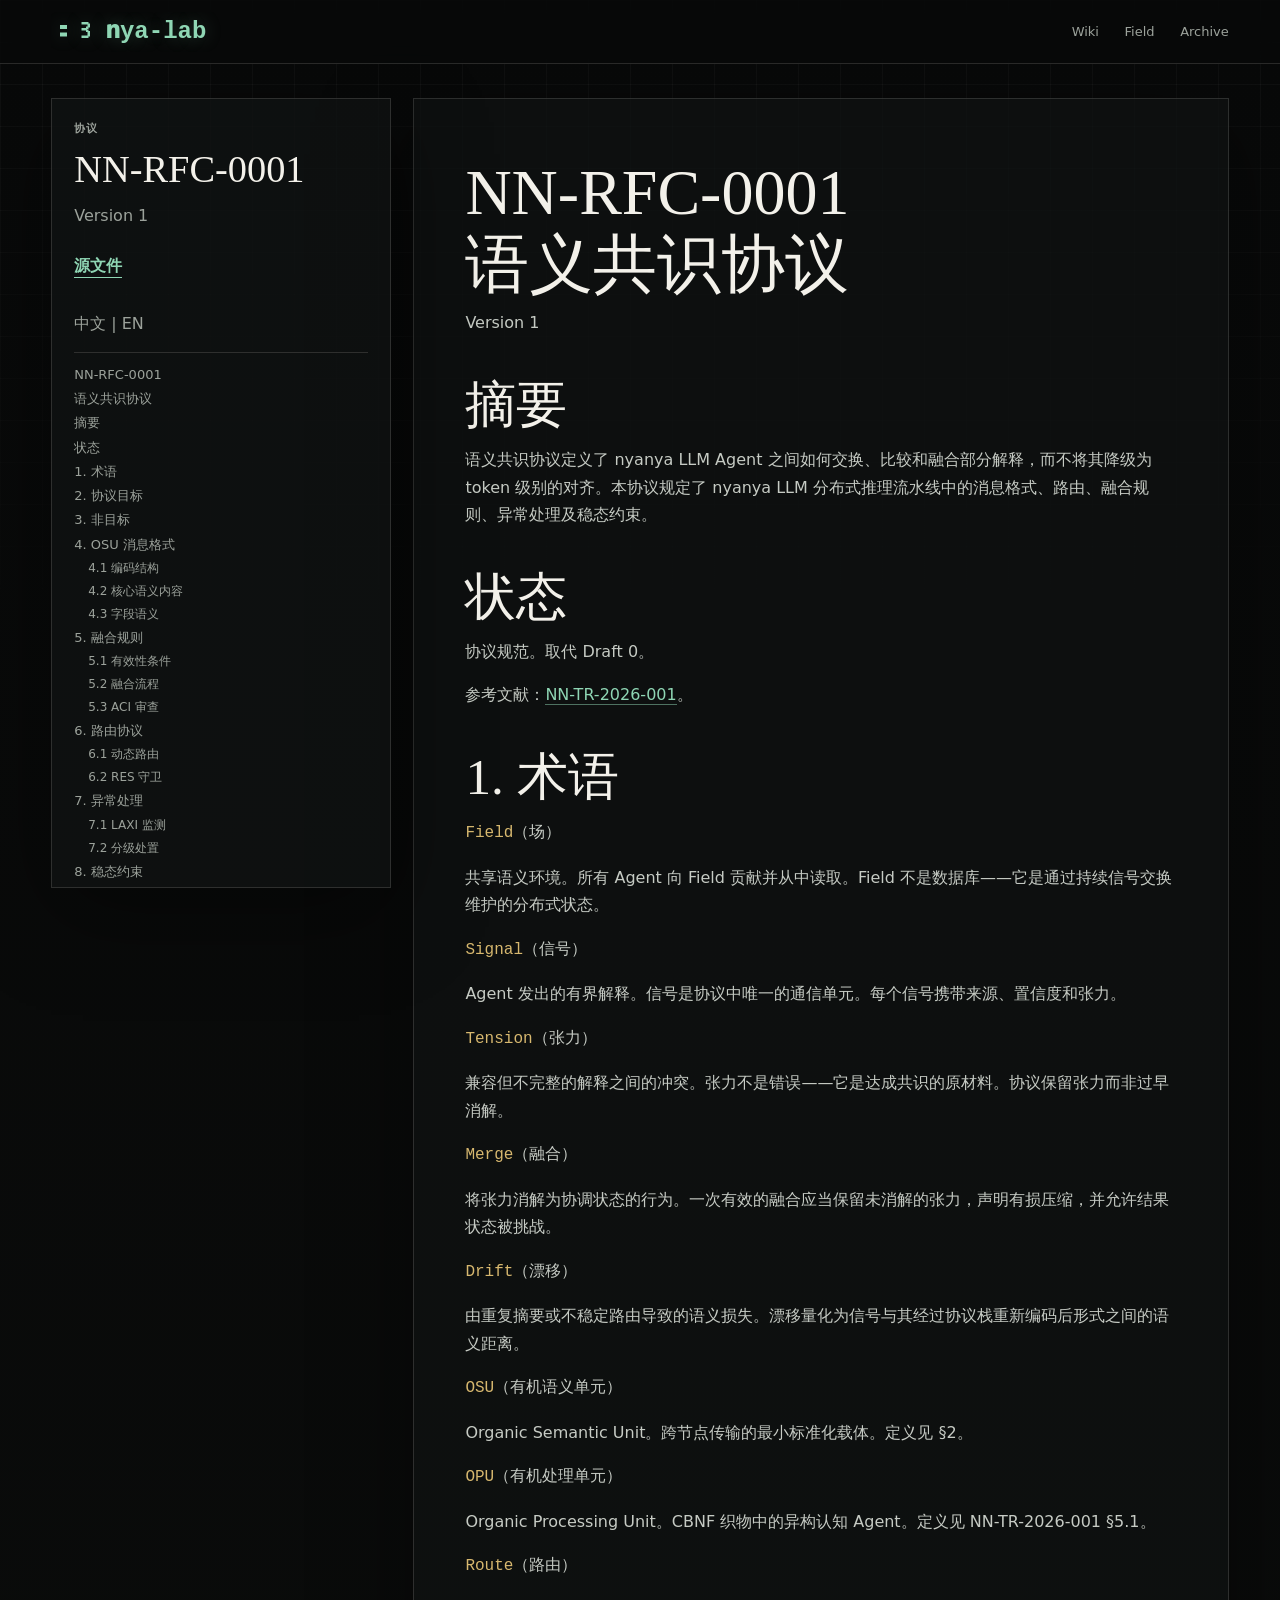
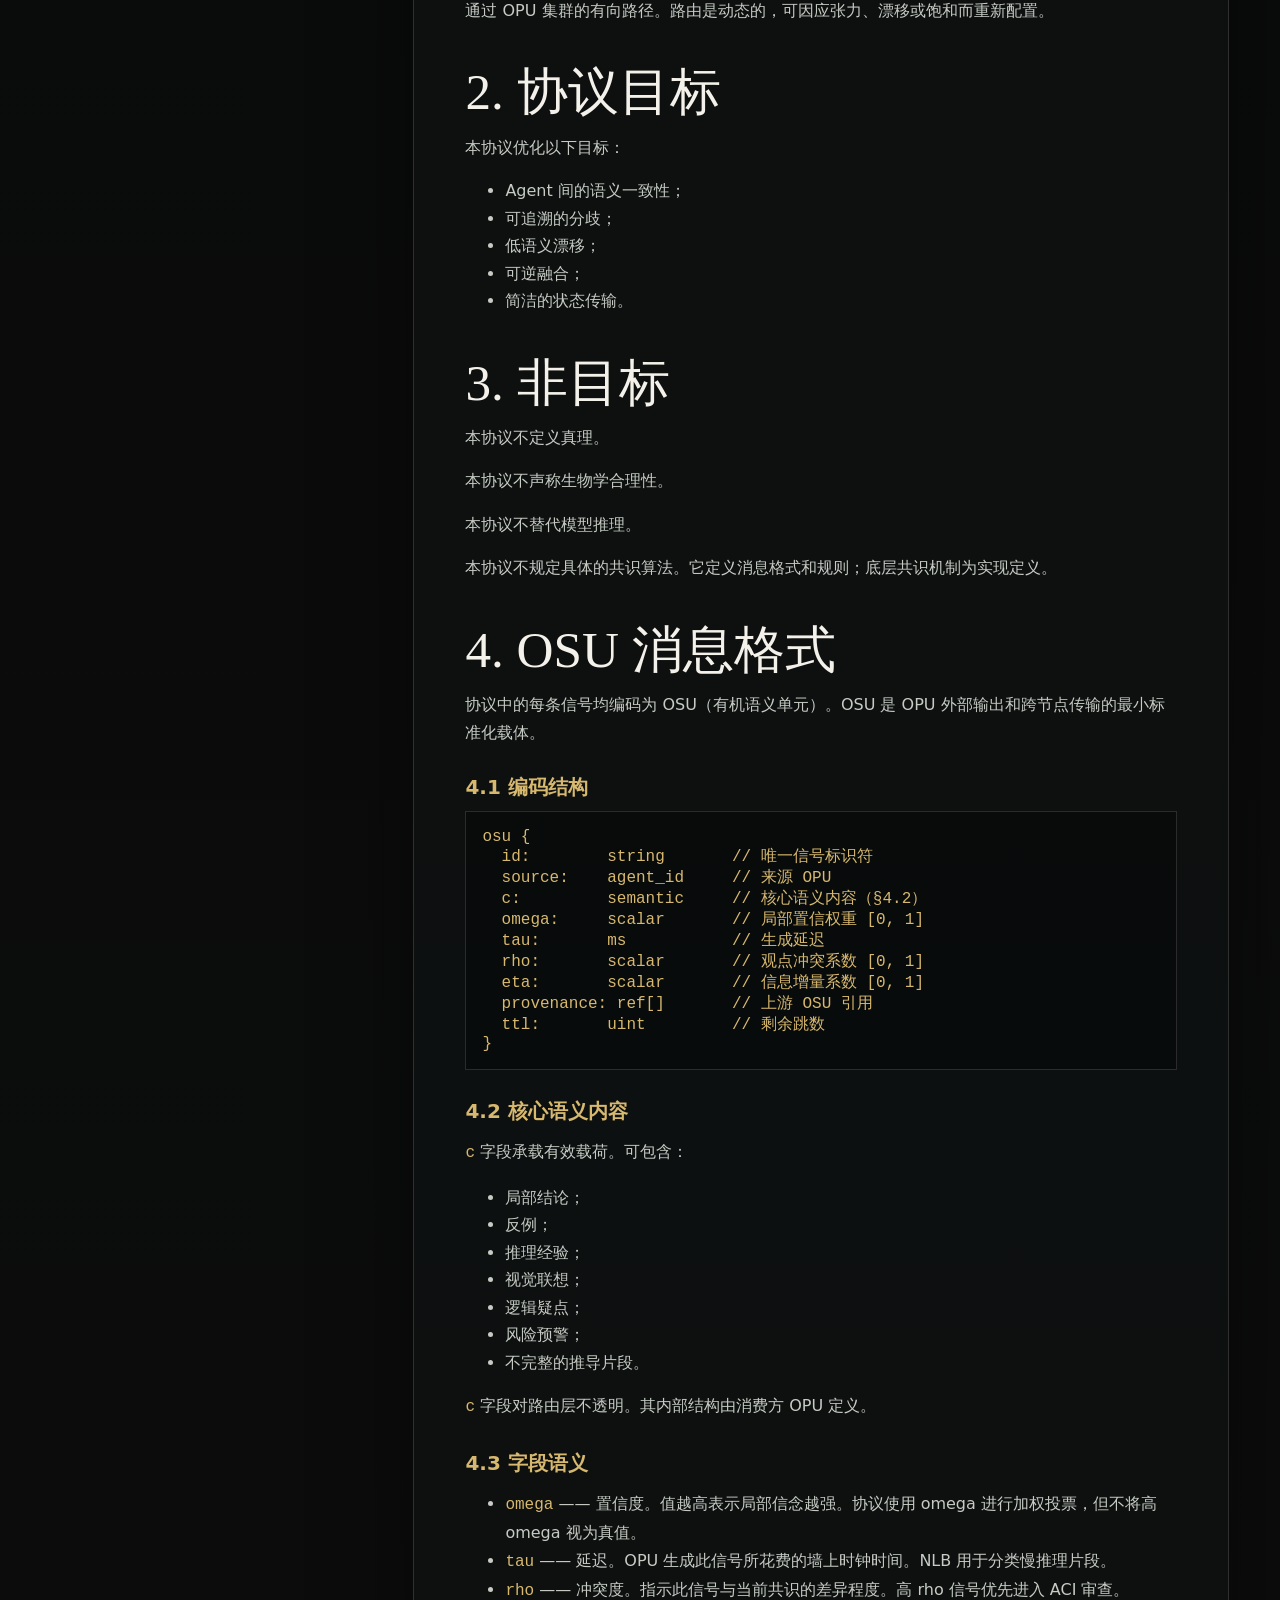
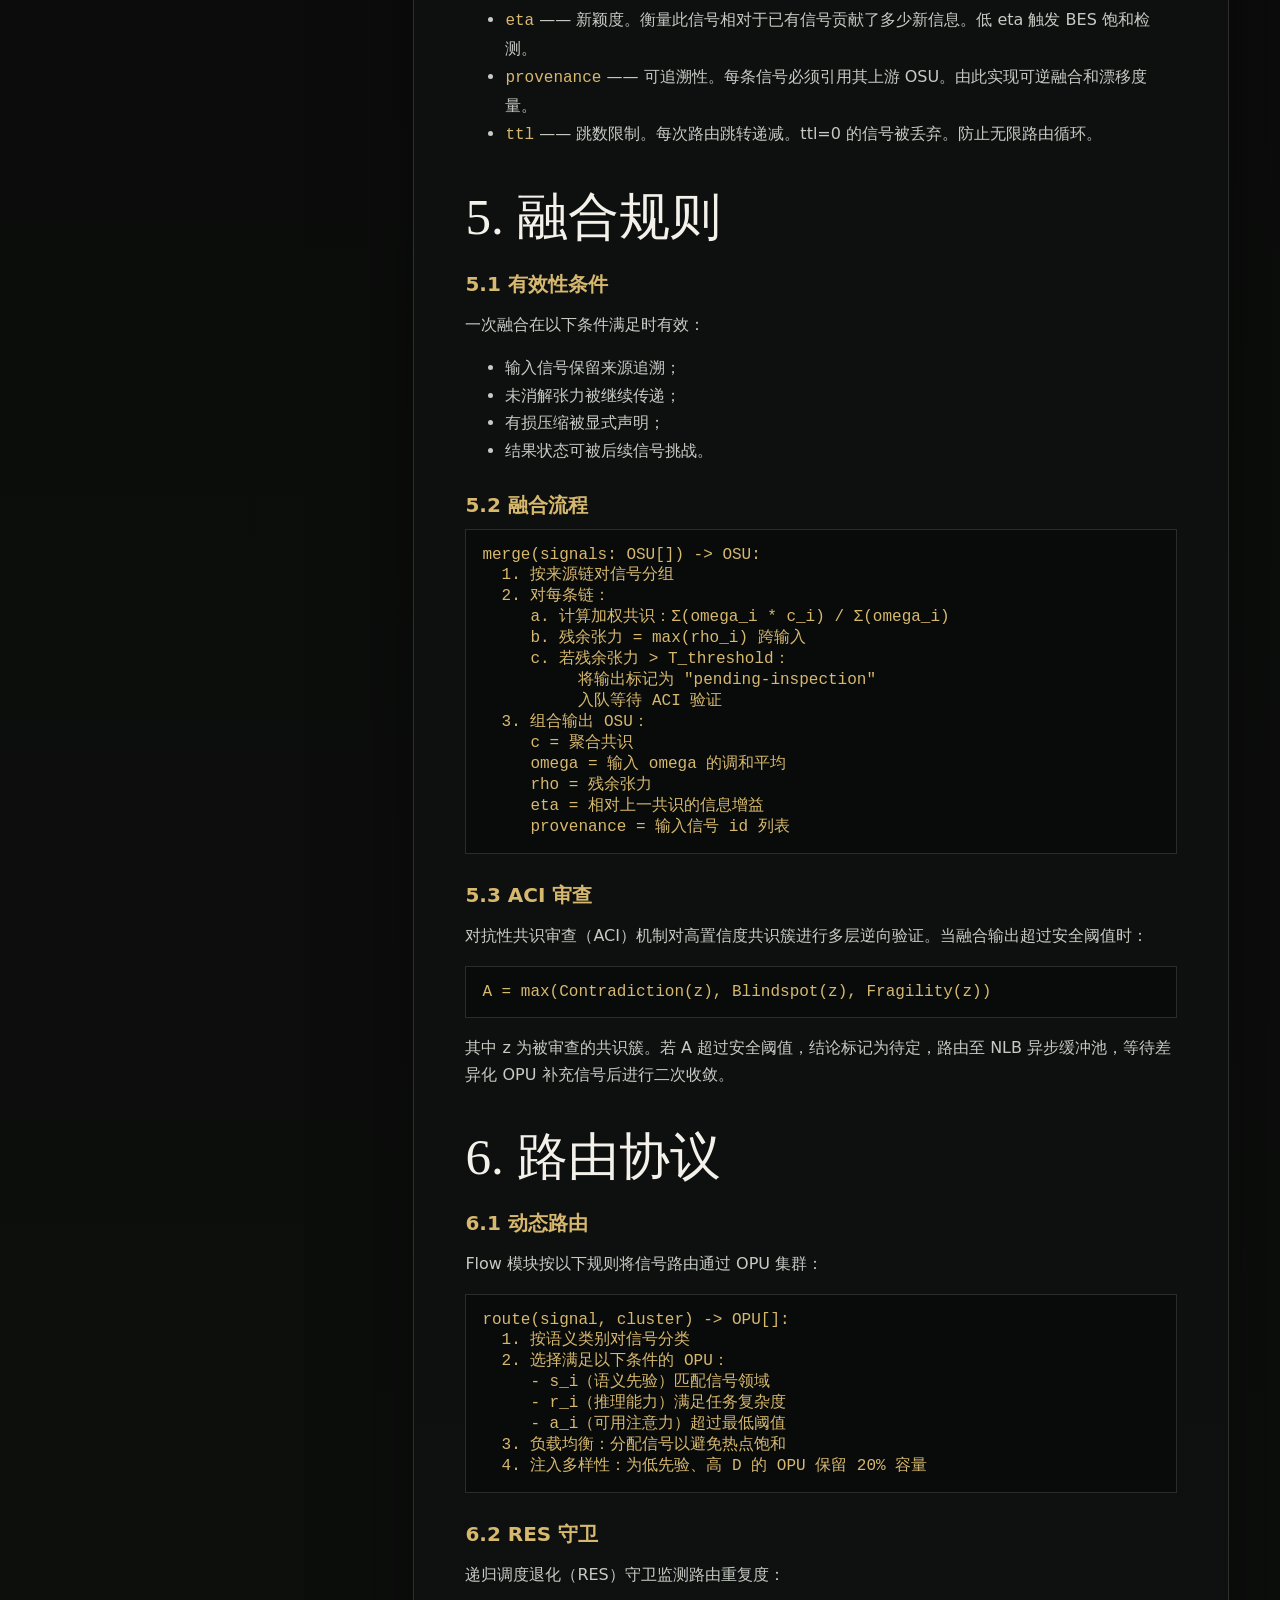
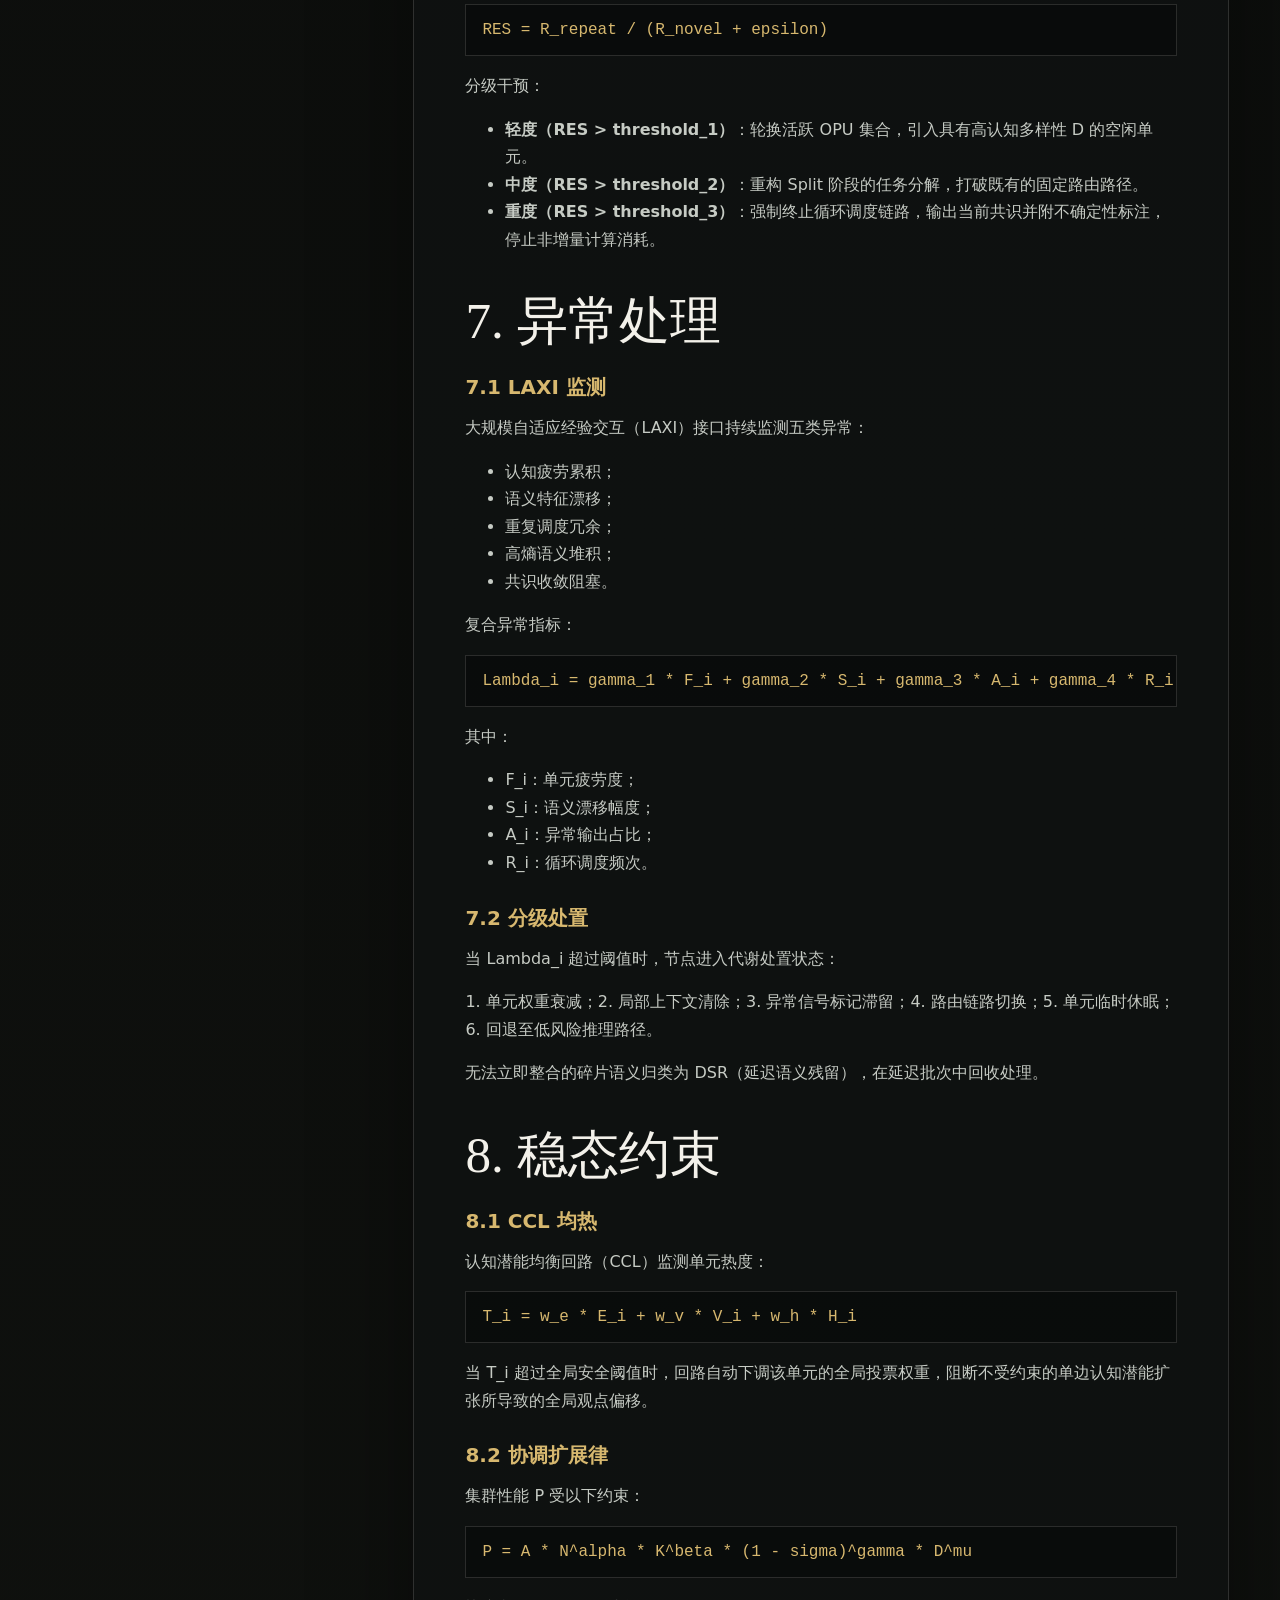
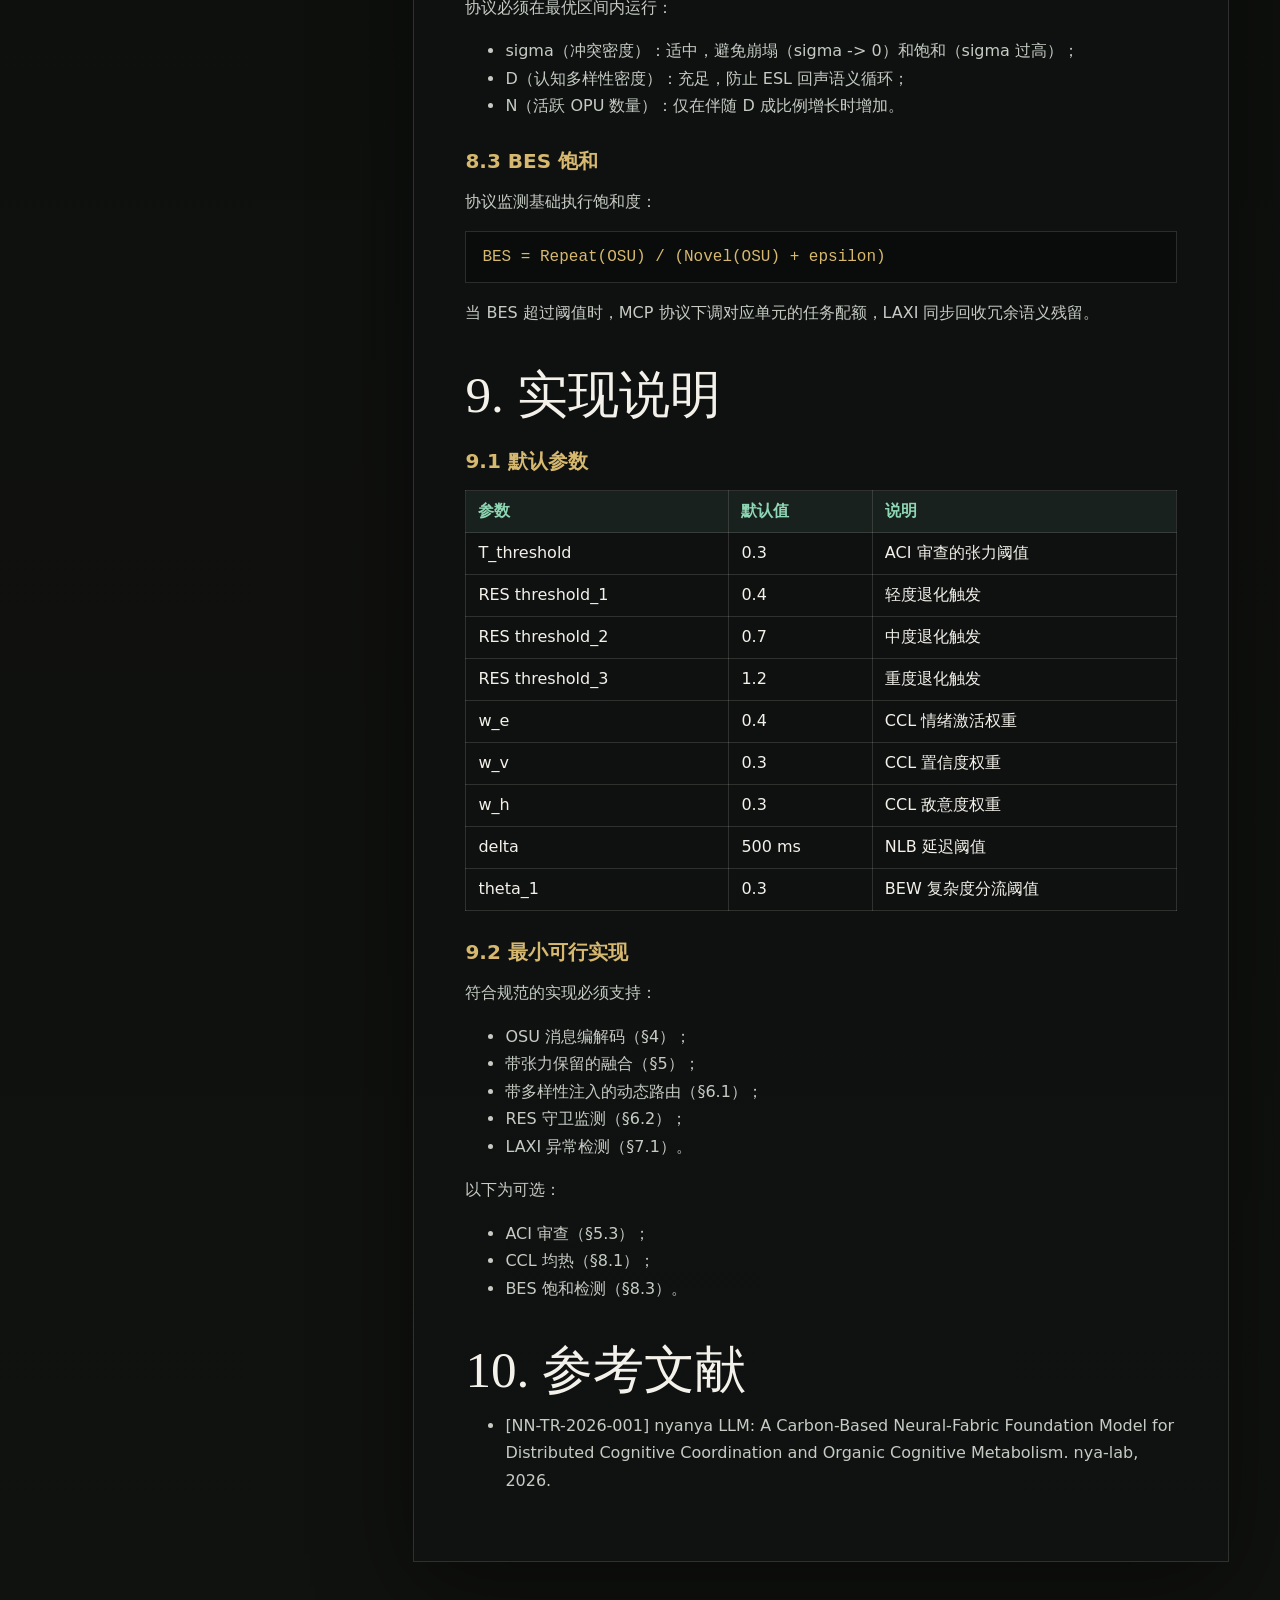
<file: docs/wiki/NN-RFC-0001-cn.html>
<!doctype html>
<html lang="zh-CN">
  <head>
    <meta charset="utf-8">
    <meta name="viewport" content="width=device-width, initial-scale=1">
    <title>NN-RFC-0001 · nya-lab wiki</title>
    <link rel="stylesheet" href="../styles.css">
  </head>
  <body class="wiki-body">
    <header class="topbar">
      <a class="mark" href="../index.html#console" aria-label="nya-lab home">
        <span class="mark-symbol" aria-hidden="true" data-final="：꒱ nya-lab">：꒱ <span class="lab-name"><strong>n</strong>ya-lab</span></span>
      </a>
      <nav aria-label="Wiki navigation">
        <a href="index.html">Wiki</a>
        <a href="../index.html#field">Field</a>
        <a href="../index.html#archive">Archive</a>
      </nav>
    </header>
    <main class="wiki-layout">
      <aside class="wiki-sidebar">
        <p class="eyebrow">协议</p>
        <h1>NN-RFC-0001</h1>
        <p>Version 1</p>
        <a class="wiki-source" href="../../docs/rfc/NN-RFC-0001-cn.md">源文件</a>
        <p class="lang-switch"><span>中文</span> | <a href="NN-RFC-0001.html">EN</a></p>
        <nav aria-label="Table of contents"><a class="toc-l1" href="#nn-rfc-0001">NN-RFC-0001</a><a class="toc-l1" href="#语义共识协议">语义共识协议</a><a class="toc-l2" href="#摘要">摘要</a><a class="toc-l2" href="#状态">状态</a><a class="toc-l2" href="#1-术语">1. 术语</a><a class="toc-l2" href="#2-协议目标">2. 协议目标</a><a class="toc-l2" href="#3-非目标">3. 非目标</a><a class="toc-l2" href="#4-osu-消息格式">4. OSU 消息格式</a><a class="toc-l3" href="#41-编码结构">4.1 编码结构</a><a class="toc-l3" href="#42-核心语义内容">4.2 核心语义内容</a><a class="toc-l3" href="#43-字段语义">4.3 字段语义</a><a class="toc-l2" href="#5-融合规则">5. 融合规则</a><a class="toc-l3" href="#51-有效性条件">5.1 有效性条件</a><a class="toc-l3" href="#52-融合流程">5.2 融合流程</a><a class="toc-l3" href="#53-aci-审查">5.3 ACI 审查</a><a class="toc-l2" href="#6-路由协议">6. 路由协议</a><a class="toc-l3" href="#61-动态路由">6.1 动态路由</a><a class="toc-l3" href="#62-res-守卫">6.2 RES 守卫</a><a class="toc-l2" href="#7-异常处理">7. 异常处理</a><a class="toc-l3" href="#71-laxi-监测">7.1 LAXI 监测</a><a class="toc-l3" href="#72-分级处置">7.2 分级处置</a><a class="toc-l2" href="#8-稳态约束">8. 稳态约束</a><a class="toc-l3" href="#81-ccl-均热">8.1 CCL 均热</a><a class="toc-l3" href="#82-协调扩展律">8.2 协调扩展律</a><a class="toc-l3" href="#83-bes-饱和">8.3 BES 饱和</a><a class="toc-l2" href="#9-实现说明">9. 实现说明</a><a class="toc-l3" href="#91-默认参数">9.1 默认参数</a><a class="toc-l3" href="#92-最小可行实现">9.2 最小可行实现</a><a class="toc-l2" href="#10-参考文献">10. 参考文献</a></nav>
      </aside>
      <article class="wiki-article"><h1 id="nn-rfc-0001">NN-RFC-0001</h1>
<h1 id="语义共识协议">语义共识协议</h1>
<p>Version 1</p>
<h2 id="摘要">摘要</h2>
<p>语义共识协议定义了 nyanya LLM Agent 之间如何交换、比较和融合部分解释，而不将其降级为 token 级别的对齐。本协议规定了 nyanya LLM 分布式推理流水线中的消息格式、路由、融合规则、异常处理及稳态约束。</p>
<h2 id="状态">状态</h2>
<p>协议规范。取代 Draft 0。</p>
<p>参考文献：<a href="https://github.com/nya-lab/NN-TR-2026-001">NN-TR-2026-001</a>。</p>
<h2 id="1-术语">1. 术语</h2>
<p><code>Field</code>（场）</p>
<p>共享语义环境。所有 Agent 向 Field 贡献并从中读取。Field 不是数据库——它是通过持续信号交换维护的分布式状态。</p>
<p><code>Signal</code>（信号）</p>
<p>Agent 发出的有界解释。信号是协议中唯一的通信单元。每个信号携带来源、置信度和张力。</p>
<p><code>Tension</code>（张力）</p>
<p>兼容但不完整的解释之间的冲突。张力不是错误——它是达成共识的原材料。协议保留张力而非过早消解。</p>
<p><code>Merge</code>（融合）</p>
<p>将张力消解为协调状态的行为。一次有效的融合应当保留未消解的张力，声明有损压缩，并允许结果状态被挑战。</p>
<p><code>Drift</code>（漂移）</p>
<p>由重复摘要或不稳定路由导致的语义损失。漂移量化为信号与其经过协议栈重新编码后形式之间的语义距离。</p>
<p><code>OSU</code>（有机语义单元）</p>
<p>Organic Semantic Unit。跨节点传输的最小标准化载体。定义见 §2。</p>
<p><code>OPU</code>（有机处理单元）</p>
<p>Organic Processing Unit。CBNF 织物中的异构认知 Agent。定义见 NN-TR-2026-001 §5.1。</p>
<p><code>Route</code>（路由）</p>
<p>通过 OPU 集群的有向路径。路由是动态的，可因应张力、漂移或饱和而重新配置。</p>
<h2 id="2-协议目标">2. 协议目标</h2>
<p>本协议优化以下目标：</p>
<ul>
<li>Agent 间的语义一致性；</li>
<li>可追溯的分歧；</li>
<li>低语义漂移；</li>
<li>可逆融合；</li>
<li>简洁的状态传输。</li>
</ul>
<h2 id="3-非目标">3. 非目标</h2>
<p>本协议不定义真理。</p>
<p>本协议不声称生物学合理性。</p>
<p>本协议不替代模型推理。</p>
<p>本协议不规定具体的共识算法。它定义消息格式和规则；底层共识机制为实现定义。</p>
<h2 id="4-osu-消息格式">4. OSU 消息格式</h2>
<p>协议中的每条信号均编码为 OSU（有机语义单元）。OSU 是 OPU 外部输出和跨节点传输的最小标准化载体。</p>
<h3 id="41-编码结构">4.1 编码结构</h3>
<pre><code>osu {
  id:        string       // 唯一信号标识符
  source:    agent_id     // 来源 OPU
  c:         semantic     // 核心语义内容（§4.2）
  omega:     scalar       // 局部置信权重 [0, 1]
  tau:       ms           // 生成延迟
  rho:       scalar       // 观点冲突系数 [0, 1]
  eta:       scalar       // 信息增量系数 [0, 1]
  provenance: ref[]       // 上游 OSU 引用
  ttl:       uint         // 剩余跳数
}</code></pre>
<h3 id="42-核心语义内容">4.2 核心语义内容</h3>
<p><code>c</code> 字段承载有效载荷。可包含：</p>
<ul>
<li>局部结论；</li>
<li>反例；</li>
<li>推理经验；</li>
<li>视觉联想；</li>
<li>逻辑疑点；</li>
<li>风险预警；</li>
<li>不完整的推导片段。</li>
</ul>
<p><code>c</code> 字段对路由层不透明。其内部结构由消费方 OPU 定义。</p>
<h3 id="43-字段语义">4.3 字段语义</h3>
<ul>
<li><code>omega</code> —— 置信度。值越高表示局部信念越强。协议使用 omega 进行加权投票，但不将高 omega 视为真值。</li>
<li><code>tau</code> —— 延迟。OPU 生成此信号所花费的墙上时钟时间。NLB 用于分类慢推理片段。</li>
<li><code>rho</code> —— 冲突度。指示此信号与当前共识的差异程度。高 rho 信号优先进入 ACI 审查。</li>
<li><code>eta</code> —— 新颖度。衡量此信号相对于已有信号贡献了多少新信息。低 eta 触发 BES 饱和检测。</li>
<li><code>provenance</code> —— 可追溯性。每条信号必须引用其上游 OSU。由此实现可逆融合和漂移度量。</li>
<li><code>ttl</code> —— 跳数限制。每次路由跳转递减。ttl=0 的信号被丢弃。防止无限路由循环。</li>
</ul>
<h2 id="5-融合规则">5. 融合规则</h2>
<h3 id="51-有效性条件">5.1 有效性条件</h3>
<p>一次融合在以下条件满足时有效：</p>
<ul>
<li>输入信号保留来源追溯；</li>
<li>未消解张力被继续传递；</li>
<li>有损压缩被显式声明；</li>
<li>结果状态可被后续信号挑战。</li>
</ul>
<h3 id="52-融合流程">5.2 融合流程</h3>
<pre><code>merge(signals: OSU[]) -&gt; OSU:
  1. 按来源链对信号分组
  2. 对每条链：
     a. 计算加权共识：Σ(omega_i * c_i) / Σ(omega_i)
     b. 残余张力 = max(rho_i) 跨输入
     c. 若残余张力 &gt; T_threshold：
          将输出标记为 &quot;pending-inspection&quot;
          入队等待 ACI 验证
  3. 组合输出 OSU：
     c = 聚合共识
     omega = 输入 omega 的调和平均
     rho = 残余张力
     eta = 相对上一共识的信息增益
     provenance = 输入信号 id 列表</code></pre>
<h3 id="53-aci-审查">5.3 ACI 审查</h3>
<p>对抗性共识审查（ACI）机制对高置信度共识簇进行多层逆向验证。当融合输出超过安全阈值时：</p>
<pre><code>A = max(Contradiction(z), Blindspot(z), Fragility(z))</code></pre>
<p>其中 z 为被审查的共识簇。若 A 超过安全阈值，结论标记为待定，路由至 NLB 异步缓冲池，等待差异化 OPU 补充信号后进行二次收敛。</p>
<h2 id="6-路由协议">6. 路由协议</h2>
<h3 id="61-动态路由">6.1 动态路由</h3>
<p>Flow 模块按以下规则将信号路由通过 OPU 集群：</p>
<pre><code>route(signal, cluster) -&gt; OPU[]:
  1. 按语义类别对信号分类
  2. 选择满足以下条件的 OPU：
     - s_i（语义先验）匹配信号领域
     - r_i（推理能力）满足任务复杂度
     - a_i（可用注意力）超过最低阈值
  3. 负载均衡：分配信号以避免热点饱和
  4. 注入多样性：为低先验、高 D 的 OPU 保留 20% 容量</code></pre>
<h3 id="62-res-守卫">6.2 RES 守卫</h3>
<p>递归调度退化（RES）守卫监测路由重复度：</p>
<pre><code>RES = R_repeat / (R_novel + epsilon)</code></pre>
<p>分级干预：</p>
<ul>
<li><strong>轻度（RES &gt; threshold_1）</strong>：轮换活跃 OPU 集合，引入具有高认知多样性 D 的空闲单元。</li>
<li><strong>中度（RES &gt; threshold_2）</strong>：重构 Split 阶段的任务分解，打破既有的固定路由路径。</li>
<li><strong>重度（RES &gt; threshold_3）</strong>：强制终止循环调度链路，输出当前共识并附不确定性标注，停止非增量计算消耗。</li>
</ul>
<h2 id="7-异常处理">7. 异常处理</h2>
<h3 id="71-laxi-监测">7.1 LAXI 监测</h3>
<p>大规模自适应经验交互（LAXI）接口持续监测五类异常：</p>
<ul>
<li>认知疲劳累积；</li>
<li>语义特征漂移；</li>
<li>重复调度冗余；</li>
<li>高熵语义堆积；</li>
<li>共识收敛阻塞。</li>
</ul>
<p>复合异常指标：</p>
<pre><code>Lambda_i = gamma_1 * F_i + gamma_2 * S_i + gamma_3 * A_i + gamma_4 * R_i</code></pre>
<p>其中：</p>
<ul>
<li>F_i：单元疲劳度；</li>
<li>S_i：语义漂移幅度；</li>
<li>A_i：异常输出占比；</li>
<li>R_i：循环调度频次。</li>
</ul>
<h3 id="72-分级处置">7.2 分级处置</h3>
<p>当 Lambda_i 超过阈值时，节点进入代谢处置状态：</p>
<p>1. 单元权重衰减；2. 局部上下文清除；3. 异常信号标记滞留；4. 路由链路切换；5. 单元临时休眠；6. 回退至低风险推理路径。</p>
<p>无法立即整合的碎片语义归类为 DSR（延迟语义残留），在延迟批次中回收处理。</p>
<h2 id="8-稳态约束">8. 稳态约束</h2>
<h3 id="81-ccl-均热">8.1 CCL 均热</h3>
<p>认知潜能均衡回路（CCL）监测单元热度：</p>
<pre><code>T_i = w_e * E_i + w_v * V_i + w_h * H_i</code></pre>
<p>当 T_i 超过全局安全阈值时，回路自动下调该单元的全局投票权重，阻断不受约束的单边认知潜能扩张所导致的全局观点偏移。</p>
<h3 id="82-协调扩展律">8.2 协调扩展律</h3>
<p>集群性能 P 受以下约束：</p>
<pre><code>P = A * N^alpha * K^beta * (1 - sigma)^gamma * D^mu</code></pre>
<p>协议必须在最优区间内运行：</p>
<ul>
<li>sigma（冲突密度）：适中，避免崩塌（sigma -&gt; 0）和饱和（sigma 过高）；</li>
<li>D（认知多样性密度）：充足，防止 ESL 回声语义循环；</li>
<li>N（活跃 OPU 数量）：仅在伴随 D 成比例增长时增加。</li>
</ul>
<h3 id="83-bes-饱和">8.3 BES 饱和</h3>
<p>协议监测基础执行饱和度：</p>
<pre><code>BES = Repeat(OSU) / (Novel(OSU) + epsilon)</code></pre>
<p>当 BES 超过阈值时，MCP 协议下调对应单元的任务配额，LAXI 同步回收冗余语义残留。</p>
<h2 id="9-实现说明">9. 实现说明</h2>
<h3 id="91-默认参数">9.1 默认参数</h3>
<div class="wiki-table-wrap"><table class="wiki-table"><thead><tr><th>参数</th><th>默认值</th><th>说明</th></tr></thead><tbody><tr><td>T_threshold</td><td>0.3</td><td>ACI 审查的张力阈值</td></tr><tr><td>RES threshold_1</td><td>0.4</td><td>轻度退化触发</td></tr><tr><td>RES threshold_2</td><td>0.7</td><td>中度退化触发</td></tr><tr><td>RES threshold_3</td><td>1.2</td><td>重度退化触发</td></tr><tr><td>w_e</td><td>0.4</td><td>CCL 情绪激活权重</td></tr><tr><td>w_v</td><td>0.3</td><td>CCL 置信度权重</td></tr><tr><td>w_h</td><td>0.3</td><td>CCL 敌意度权重</td></tr><tr><td>delta</td><td>500 ms</td><td>NLB 延迟阈值</td></tr><tr><td>theta_1</td><td>0.3</td><td>BEW 复杂度分流阈值</td></tr></tbody></table></div>
<h3 id="92-最小可行实现">9.2 最小可行实现</h3>
<p>符合规范的实现必须支持：</p>
<ul>
<li>OSU 消息编解码（§4）；</li>
<li>带张力保留的融合（§5）；</li>
<li>带多样性注入的动态路由（§6.1）；</li>
<li>RES 守卫监测（§6.2）；</li>
<li>LAXI 异常检测（§7.1）。</li>
</ul>
<p>以下为可选：</p>
<ul>
<li>ACI 审查（§5.3）；</li>
<li>CCL 均热（§8.1）；</li>
<li>BES 饱和检测（§8.3）。</li>
</ul>
<h2 id="10-参考文献">10. 参考文献</h2>
<ul>
<li>[NN-TR-2026-001] nyanya LLM: A Carbon-Based Neural-Fabric Foundation Model for Distributed Cognitive Coordination and Organic Cognitive Metabolism. nya-lab, 2026.</li>
</ul></article>
    </main>
  </body>
</html>
</file>
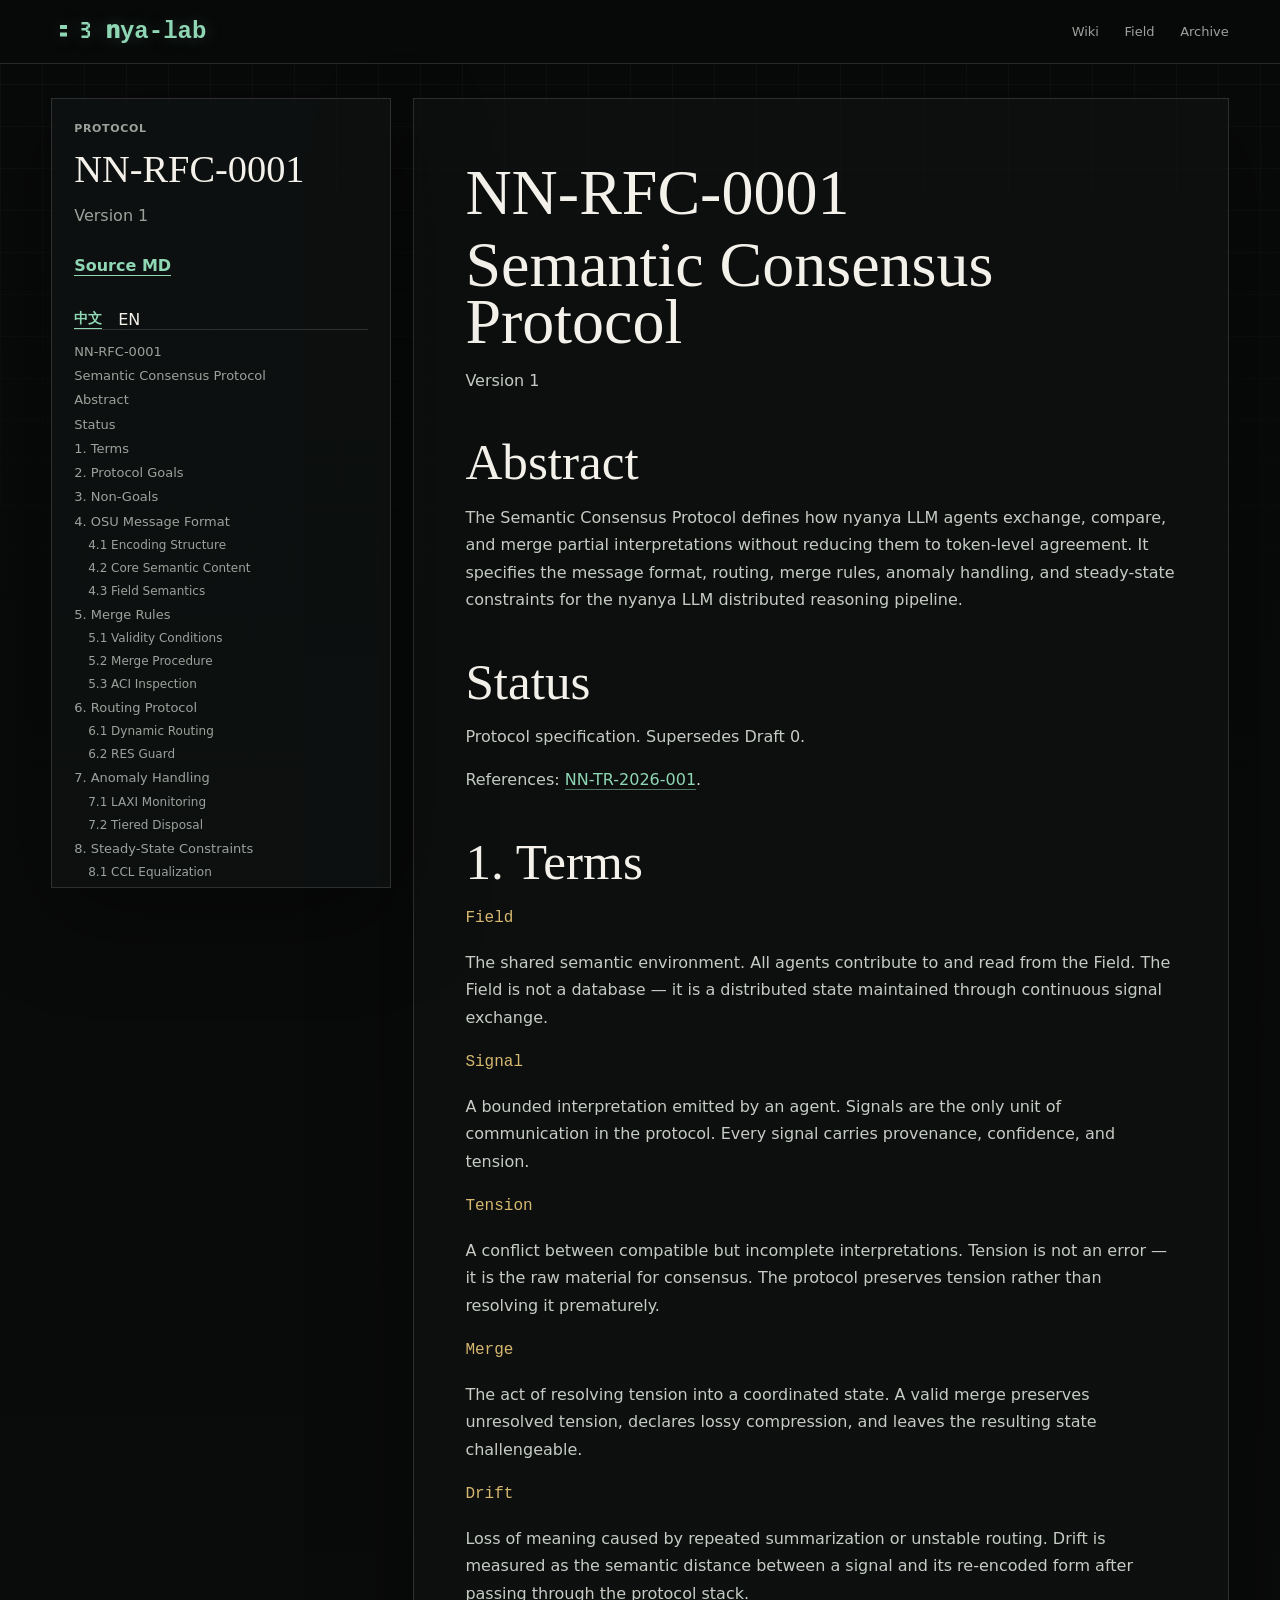
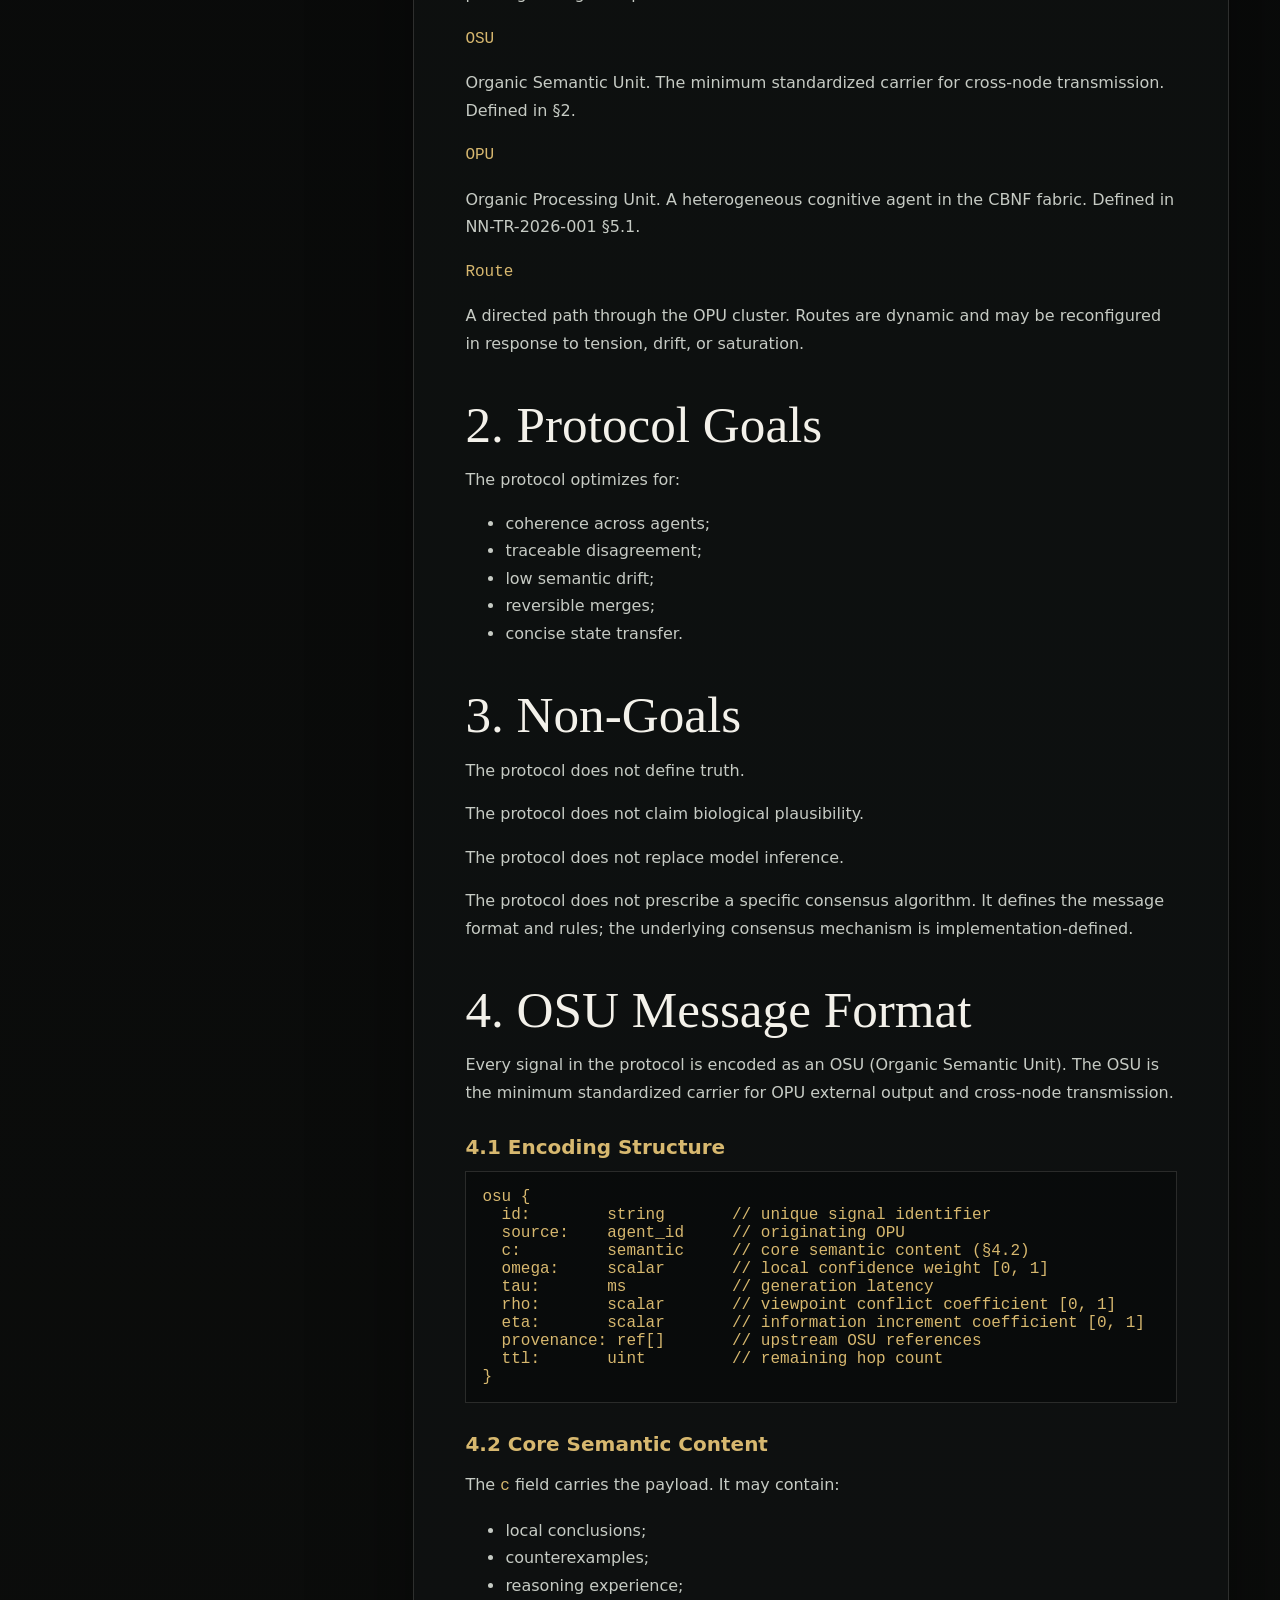
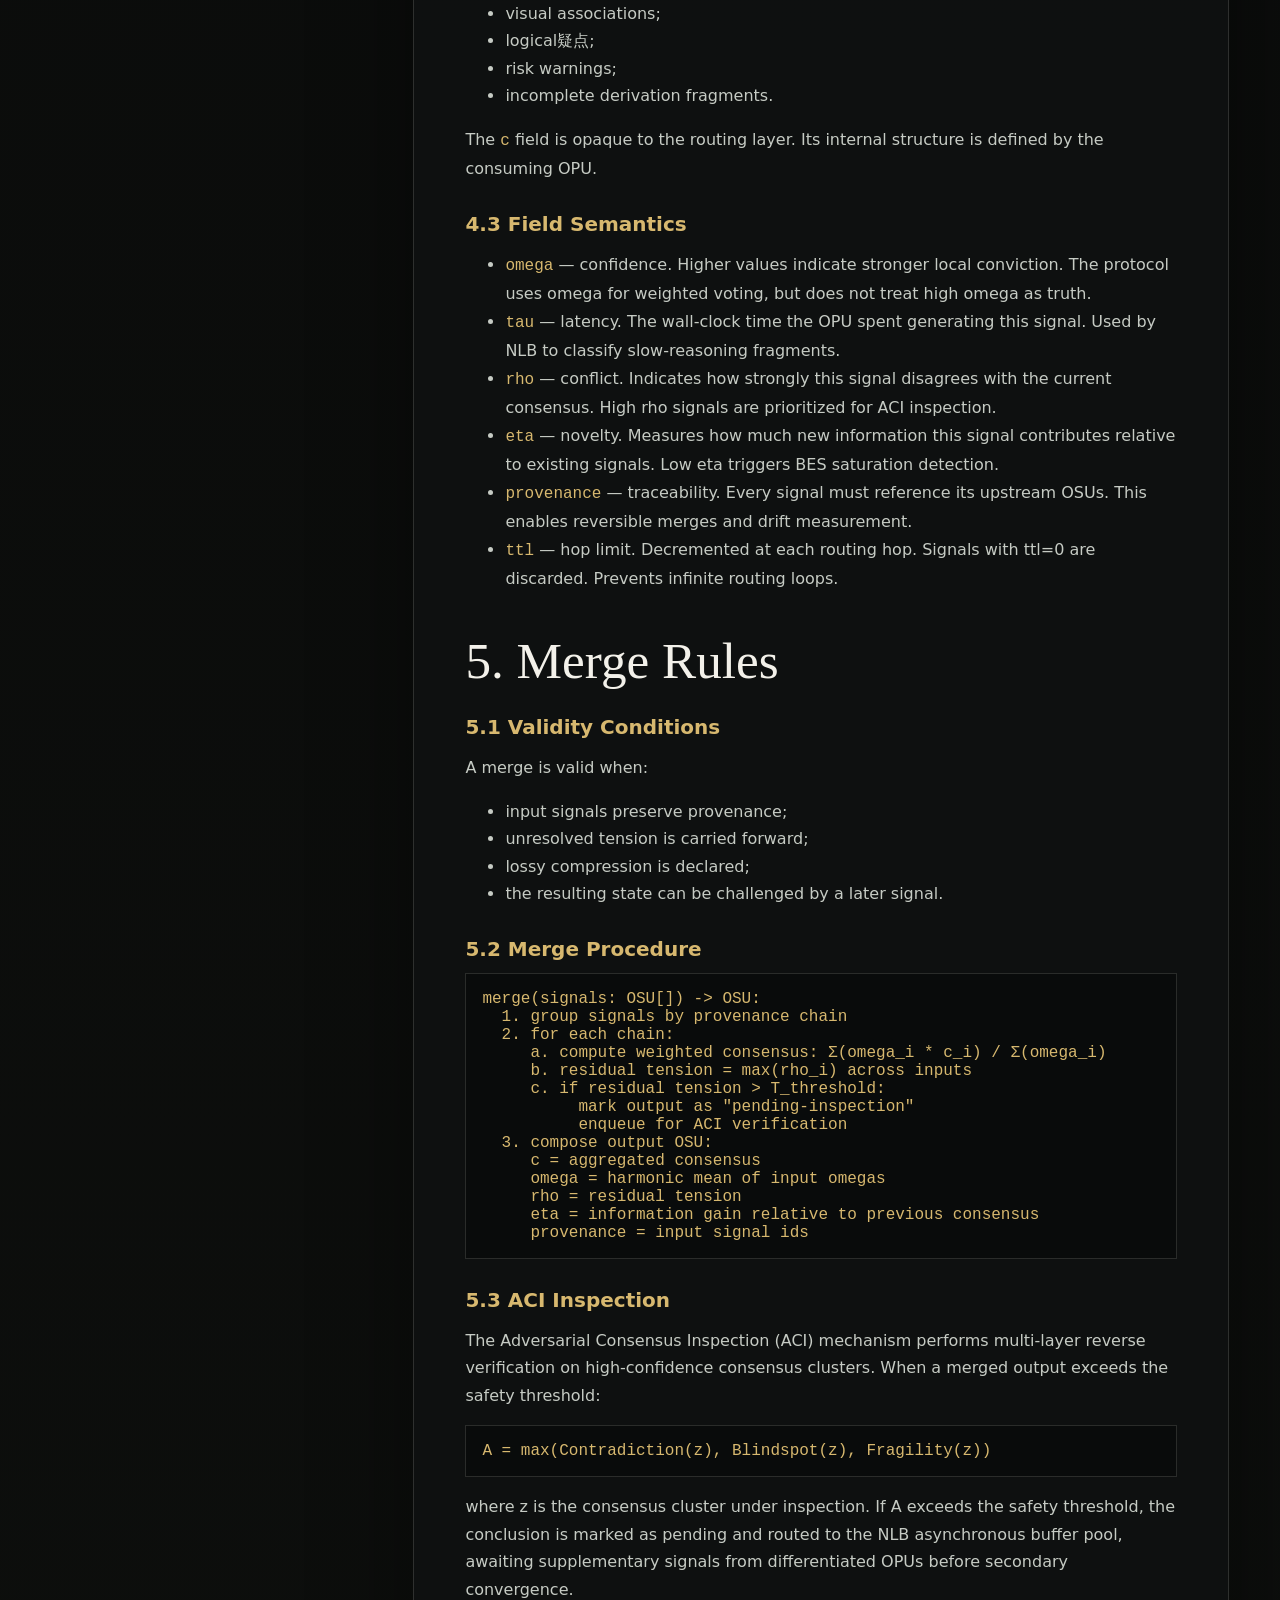
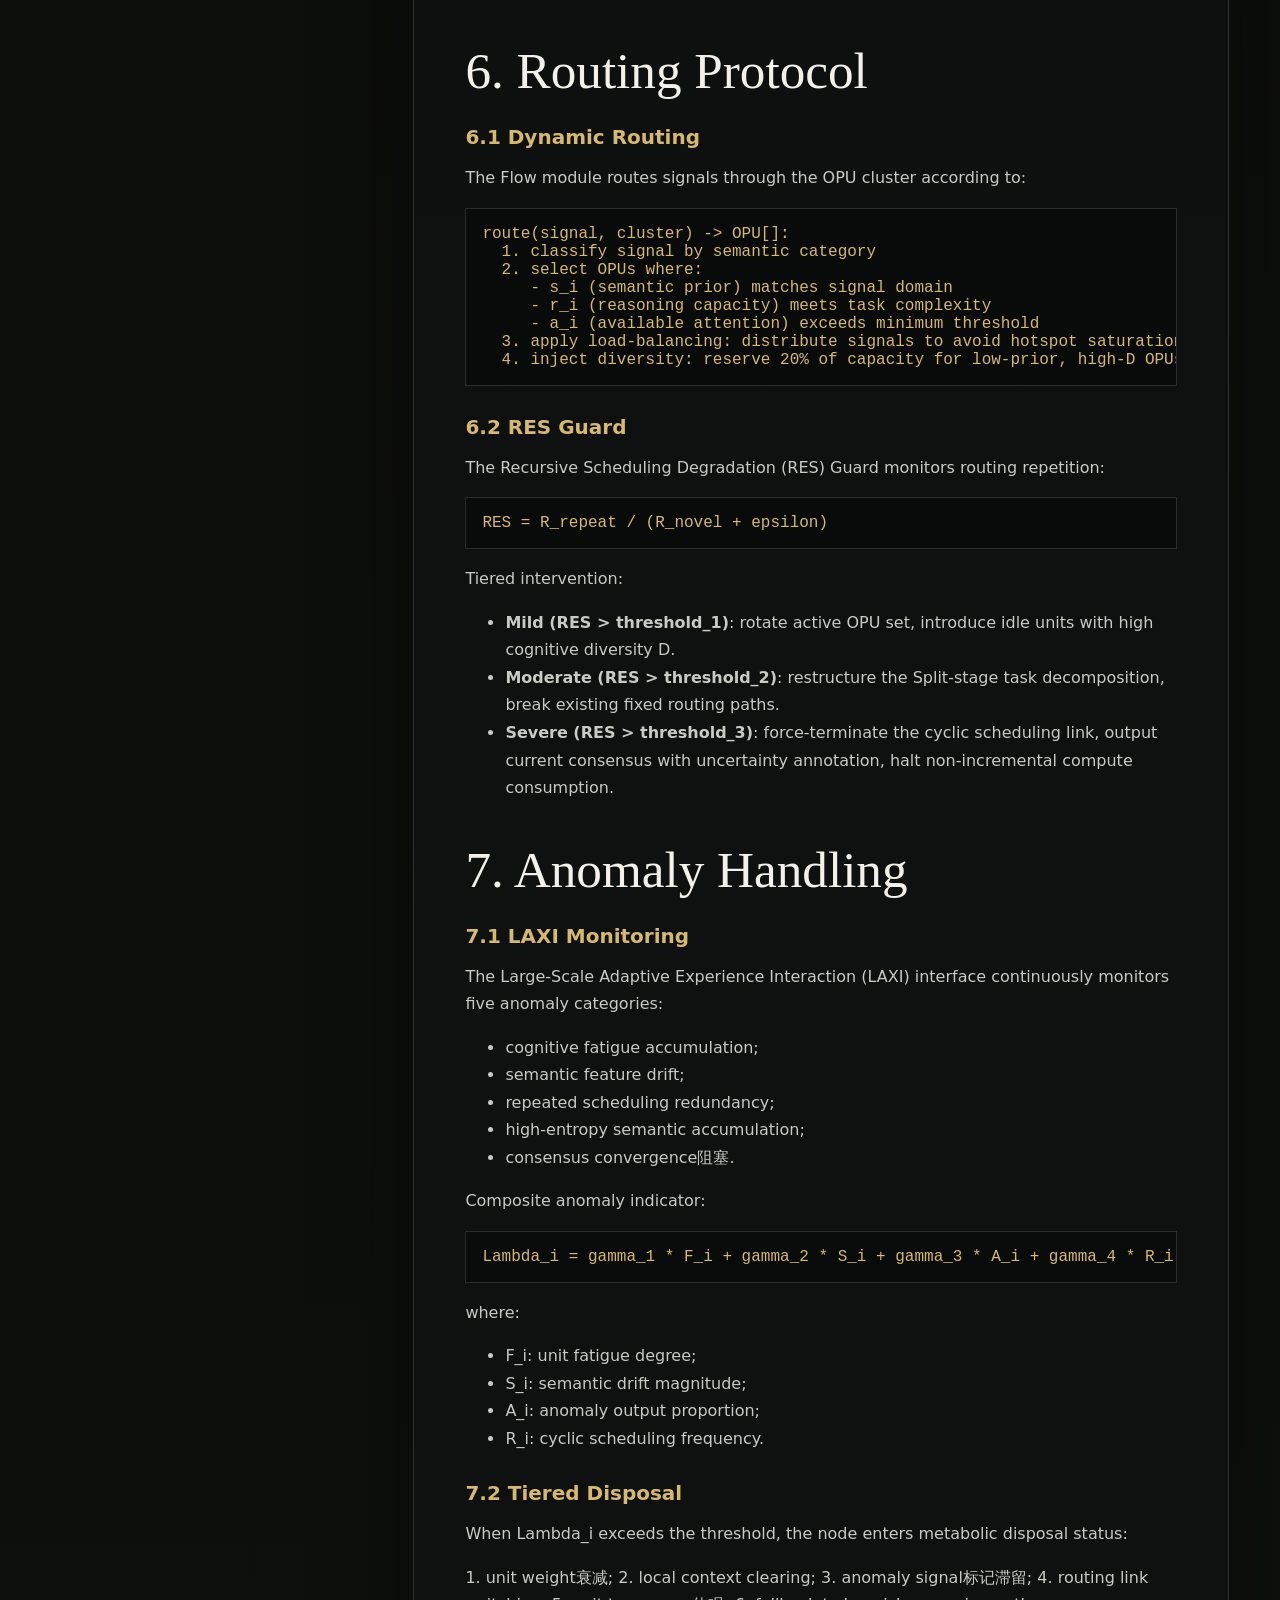
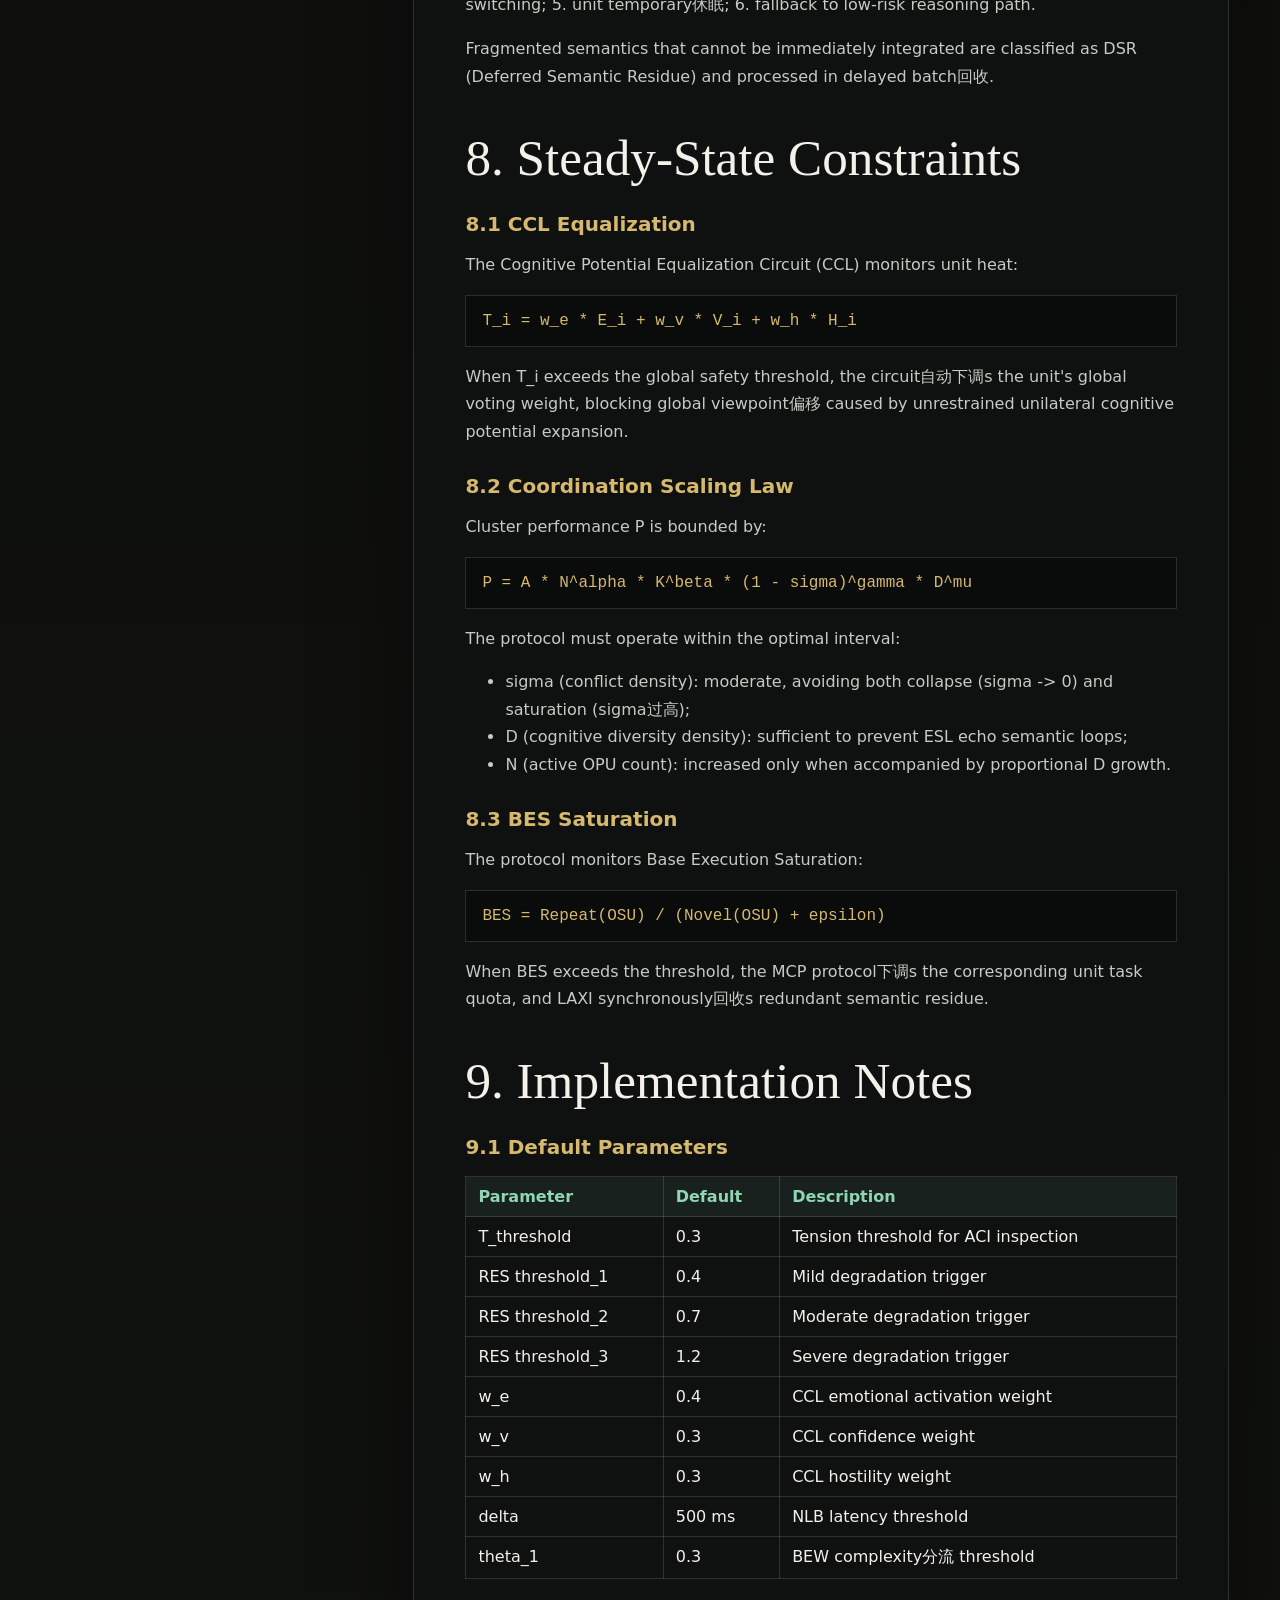
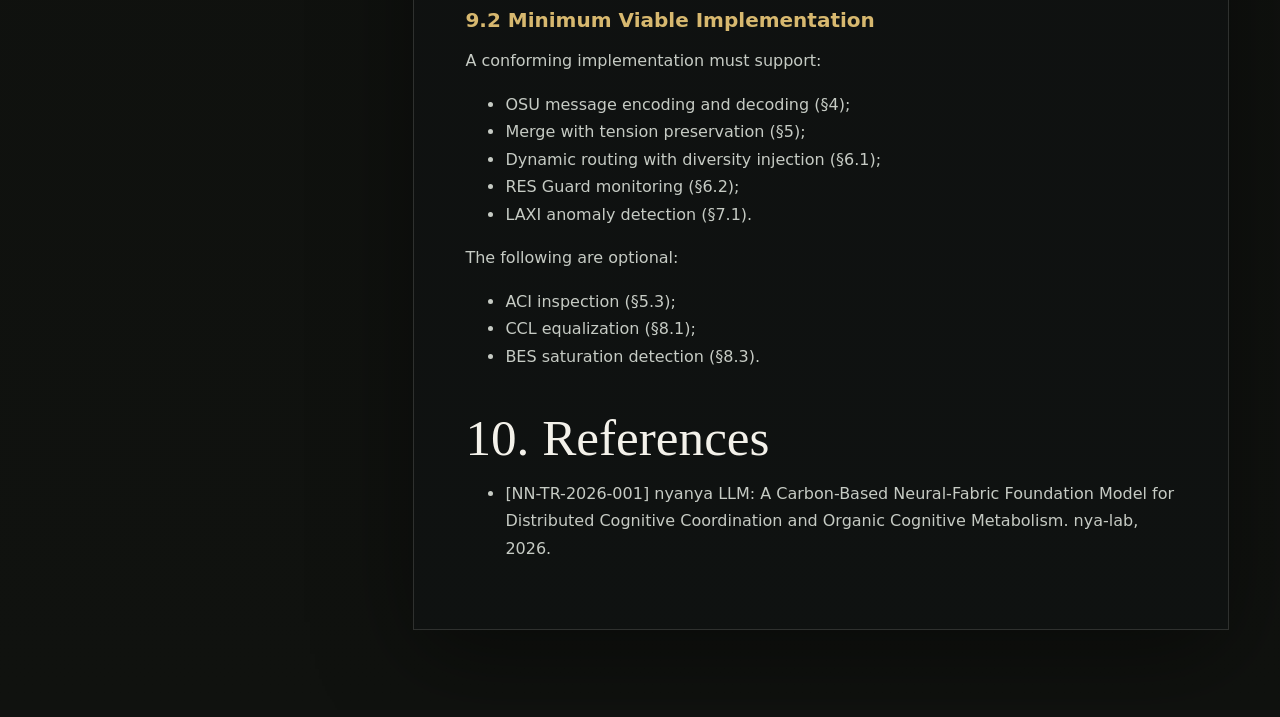
<file: docs/wiki/NN-RFC-0001.html>
<!doctype html>
<html lang="zh-CN">
  <head>
    <meta charset="utf-8">
    <meta name="viewport" content="width=device-width, initial-scale=1">
    <title>NN-RFC-0001 · nya-lab wiki</title>
    <link rel="stylesheet" href="../styles.css">
  </head>
  <body class="wiki-body">
    <header class="topbar">
      <a class="mark" href="../index.html" aria-label="nya-lab home">
        <span class="mark-symbol" aria-hidden="true" data-final="：꒱ nya-lab">：꒱ <span class="lab-name"><strong>n</strong>ya-lab</span></span>
      </a>
      <nav aria-label="Wiki navigation">
        <a href="index.html">Wiki</a>
        <a href="../index.html#overview">Field</a>
        <a href="../index.html#docs">Archive</a>
      </nav>
    </header>
    <main class="wiki-layout">
      <aside class="wiki-sidebar">
        <p class="eyebrow">Protocol</p>
        <h1>NN-RFC-0001</h1>
        <p>Version 1</p>
        <a class="wiki-source" href="../../docs/rfc/NN-RFC-0001.md">Source MD</a>
        <div class="doc-links">
          <a href="NN-RFC-0001-cn.html">中文</a>
          <span>EN</span>
        </div>
        <nav aria-label="Table of contents"><a class="toc-l1" href="#nn-rfc-0001">NN-RFC-0001</a><a class="toc-l1" href="#semantic-consensus-protocol">Semantic Consensus Protocol</a><a class="toc-l2" href="#abstract">Abstract</a><a class="toc-l2" href="#status">Status</a><a class="toc-l2" href="#1-terms">1. Terms</a><a class="toc-l2" href="#2-protocol-goals">2. Protocol Goals</a><a class="toc-l2" href="#3-non-goals">3. Non-Goals</a><a class="toc-l2" href="#4-osu-message-format">4. OSU Message Format</a><a class="toc-l3" href="#41-encoding-structure">4.1 Encoding Structure</a><a class="toc-l3" href="#42-core-semantic-content">4.2 Core Semantic Content</a><a class="toc-l3" href="#43-field-semantics">4.3 Field Semantics</a><a class="toc-l2" href="#5-merge-rules">5. Merge Rules</a><a class="toc-l3" href="#51-validity-conditions">5.1 Validity Conditions</a><a class="toc-l3" href="#52-merge-procedure">5.2 Merge Procedure</a><a class="toc-l3" href="#53-aci-inspection">5.3 ACI Inspection</a><a class="toc-l2" href="#6-routing-protocol">6. Routing Protocol</a><a class="toc-l3" href="#61-dynamic-routing">6.1 Dynamic Routing</a><a class="toc-l3" href="#62-res-guard">6.2 RES Guard</a><a class="toc-l2" href="#7-anomaly-handling">7. Anomaly Handling</a><a class="toc-l3" href="#71-laxi-monitoring">7.1 LAXI Monitoring</a><a class="toc-l3" href="#72-tiered-disposal">7.2 Tiered Disposal</a><a class="toc-l2" href="#8-steady-state-constraints">8. Steady-State Constraints</a><a class="toc-l3" href="#81-ccl-equalization">8.1 CCL Equalization</a><a class="toc-l3" href="#82-coordination-scaling-law">8.2 Coordination Scaling Law</a><a class="toc-l3" href="#83-bes-saturation">8.3 BES Saturation</a><a class="toc-l2" href="#9-implementation-notes">9. Implementation Notes</a><a class="toc-l3" href="#91-default-parameters">9.1 Default Parameters</a><a class="toc-l3" href="#92-minimum-viable-implementation">9.2 Minimum Viable Implementation</a></nav>
      </aside>
      <article class="wiki-article"><h1 id="nn-rfc-0001">NN-RFC-0001</h1>
<h1 id="semantic-consensus-protocol">Semantic Consensus Protocol</h1>
<p>Version 1</p>
<h2 id="abstract">Abstract</h2>
<p>The Semantic Consensus Protocol defines how nyanya LLM agents exchange, compare, and merge partial interpretations without reducing them to token-level agreement. It specifies the message format, routing, merge rules, anomaly handling, and steady-state constraints for the nyanya LLM distributed reasoning pipeline.</p>
<h2 id="status">Status</h2>
<p>Protocol specification. Supersedes Draft 0.</p>
<p>References: <a href="https://github.com/nya-lab/NN-TR-2026-001">NN-TR-2026-001</a>.</p>
<h2 id="1-terms">1. Terms</h2>
<p><code>Field</code></p>
<p>The shared semantic environment. All agents contribute to and read from the Field. The Field is not a database — it is a distributed state maintained through continuous signal exchange.</p>
<p><code>Signal</code></p>
<p>A bounded interpretation emitted by an agent. Signals are the only unit of communication in the protocol. Every signal carries provenance, confidence, and tension.</p>
<p><code>Tension</code></p>
<p>A conflict between compatible but incomplete interpretations. Tension is not an error — it is the raw material for consensus. The protocol preserves tension rather than resolving it prematurely.</p>
<p><code>Merge</code></p>
<p>The act of resolving tension into a coordinated state. A valid merge preserves unresolved tension, declares lossy compression, and leaves the resulting state challengeable.</p>
<p><code>Drift</code></p>
<p>Loss of meaning caused by repeated summarization or unstable routing. Drift is measured as the semantic distance between a signal and its re-encoded form after passing through the protocol stack.</p>
<p><code>OSU</code></p>
<p>Organic Semantic Unit. The minimum standardized carrier for cross-node transmission. Defined in §2.</p>
<p><code>OPU</code></p>
<p>Organic Processing Unit. A heterogeneous cognitive agent in the CBNF fabric. Defined in NN-TR-2026-001 §5.1.</p>
<p><code>Route</code></p>
<p>A directed path through the OPU cluster. Routes are dynamic and may be reconfigured in response to tension, drift, or saturation.</p>
<h2 id="2-protocol-goals">2. Protocol Goals</h2>
<p>The protocol optimizes for:</p>
<ul>
<li>coherence across agents;</li>
<li>traceable disagreement;</li>
<li>low semantic drift;</li>
<li>reversible merges;</li>
<li>concise state transfer.</li>
</ul>
<h2 id="3-non-goals">3. Non-Goals</h2>
<p>The protocol does not define truth.</p>
<p>The protocol does not claim biological plausibility.</p>
<p>The protocol does not replace model inference.</p>
<p>The protocol does not prescribe a specific consensus algorithm. It defines the message format and rules; the underlying consensus mechanism is implementation-defined.</p>
<h2 id="4-osu-message-format">4. OSU Message Format</h2>
<p>Every signal in the protocol is encoded as an OSU (Organic Semantic Unit). The OSU is the minimum standardized carrier for OPU external output and cross-node transmission.</p>
<h3 id="41-encoding-structure">4.1 Encoding Structure</h3>
<pre><code>osu {
  id:        string       // unique signal identifier
  source:    agent_id     // originating OPU
  c:         semantic     // core semantic content (§4.2)
  omega:     scalar       // local confidence weight [0, 1]
  tau:       ms           // generation latency
  rho:       scalar       // viewpoint conflict coefficient [0, 1]
  eta:       scalar       // information increment coefficient [0, 1]
  provenance: ref[]       // upstream OSU references
  ttl:       uint         // remaining hop count
}</code></pre>
<h3 id="42-core-semantic-content">4.2 Core Semantic Content</h3>
<p>The <code>c</code> field carries the payload. It may contain:</p>
<ul>
<li>local conclusions;</li>
<li>counterexamples;</li>
<li>reasoning experience;</li>
<li>visual associations;</li>
<li>logical疑点;</li>
<li>risk warnings;</li>
<li>incomplete derivation fragments.</li>
</ul>
<p>The <code>c</code> field is opaque to the routing layer. Its internal structure is defined by the consuming OPU.</p>
<h3 id="43-field-semantics">4.3 Field Semantics</h3>
<ul>
<li><code>omega</code> — confidence. Higher values indicate stronger local conviction. The protocol uses omega for weighted voting, but does not treat high omega as truth.</li>
<li><code>tau</code> — latency. The wall-clock time the OPU spent generating this signal. Used by NLB to classify slow-reasoning fragments.</li>
<li><code>rho</code> — conflict. Indicates how strongly this signal disagrees with the current consensus. High rho signals are prioritized for ACI inspection.</li>
<li><code>eta</code> — novelty. Measures how much new information this signal contributes relative to existing signals. Low eta triggers BES saturation detection.</li>
<li><code>provenance</code> — traceability. Every signal must reference its upstream OSUs. This enables reversible merges and drift measurement.</li>
<li><code>ttl</code> — hop limit. Decremented at each routing hop. Signals with ttl=0 are discarded. Prevents infinite routing loops.</li>
</ul>
<h2 id="5-merge-rules">5. Merge Rules</h2>
<h3 id="51-validity-conditions">5.1 Validity Conditions</h3>
<p>A merge is valid when:</p>
<ul>
<li>input signals preserve provenance;</li>
<li>unresolved tension is carried forward;</li>
<li>lossy compression is declared;</li>
<li>the resulting state can be challenged by a later signal.</li>
</ul>
<h3 id="52-merge-procedure">5.2 Merge Procedure</h3>
<pre><code>merge(signals: OSU[]) -&gt; OSU:
  1. group signals by provenance chain
  2. for each chain:
     a. compute weighted consensus: Σ(omega_i * c_i) / Σ(omega_i)
     b. residual tension = max(rho_i) across inputs
     c. if residual tension &gt; T_threshold:
          mark output as &quot;pending-inspection&quot;
          enqueue for ACI verification
  3. compose output OSU:
     c = aggregated consensus
     omega = harmonic mean of input omegas
     rho = residual tension
     eta = information gain relative to previous consensus
     provenance = input signal ids</code></pre>
<h3 id="53-aci-inspection">5.3 ACI Inspection</h3>
<p>The Adversarial Consensus Inspection (ACI) mechanism performs multi-layer reverse verification on high-confidence consensus clusters. When a merged output exceeds the safety threshold:</p>
<pre><code>A = max(Contradiction(z), Blindspot(z), Fragility(z))</code></pre>
<p>where z is the consensus cluster under inspection. If A exceeds the safety threshold, the conclusion is marked as pending and routed to the NLB asynchronous buffer pool, awaiting supplementary signals from differentiated OPUs before secondary convergence.</p>
<h2 id="6-routing-protocol">6. Routing Protocol</h2>
<h3 id="61-dynamic-routing">6.1 Dynamic Routing</h3>
<p>The Flow module routes signals through the OPU cluster according to:</p>
<pre><code>route(signal, cluster) -&gt; OPU[]:
  1. classify signal by semantic category
  2. select OPUs where:
     - s_i (semantic prior) matches signal domain
     - r_i (reasoning capacity) meets task complexity
     - a_i (available attention) exceeds minimum threshold
  3. apply load-balancing: distribute signals to avoid hotspot saturation
  4. inject diversity: reserve 20% of capacity for low-prior, high-D OPUs</code></pre>
<h3 id="62-res-guard">6.2 RES Guard</h3>
<p>The Recursive Scheduling Degradation (RES) Guard monitors routing repetition:</p>
<pre><code>RES = R_repeat / (R_novel + epsilon)</code></pre>
<p>Tiered intervention:</p>
<ul>
<li><strong>Mild (RES &gt; threshold_1)</strong>: rotate active OPU set, introduce idle units with high cognitive diversity D.</li>
<li><strong>Moderate (RES &gt; threshold_2)</strong>: restructure the Split-stage task decomposition, break existing fixed routing paths.</li>
<li><strong>Severe (RES &gt; threshold_3)</strong>: force-terminate the cyclic scheduling link, output current consensus with uncertainty annotation, halt non-incremental compute consumption.</li>
</ul>
<h2 id="7-anomaly-handling">7. Anomaly Handling</h2>
<h3 id="71-laxi-monitoring">7.1 LAXI Monitoring</h3>
<p>The Large-Scale Adaptive Experience Interaction (LAXI) interface continuously monitors five anomaly categories:</p>
<ul>
<li>cognitive fatigue accumulation;</li>
<li>semantic feature drift;</li>
<li>repeated scheduling redundancy;</li>
<li>high-entropy semantic accumulation;</li>
<li>consensus convergence阻塞.</li>
</ul>
<p>Composite anomaly indicator:</p>
<pre><code>Lambda_i = gamma_1 * F_i + gamma_2 * S_i + gamma_3 * A_i + gamma_4 * R_i</code></pre>
<p>where:</p>
<ul>
<li>F_i: unit fatigue degree;</li>
<li>S_i: semantic drift magnitude;</li>
<li>A_i: anomaly output proportion;</li>
<li>R_i: cyclic scheduling frequency.</li>
</ul>
<h3 id="72-tiered-disposal">7.2 Tiered Disposal</h3>
<p>When Lambda_i exceeds the threshold, the node enters metabolic disposal status:</p>
<p>1. unit weight衰减; 2. local context clearing; 3. anomaly signal标记滞留; 4. routing link switching; 5. unit temporary休眠; 6. fallback to low-risk reasoning path.</p>
<p>Fragmented semantics that cannot be immediately integrated are classified as DSR (Deferred Semantic Residue) and processed in delayed batch回收.</p>
<h2 id="8-steady-state-constraints">8. Steady-State Constraints</h2>
<h3 id="81-ccl-equalization">8.1 CCL Equalization</h3>
<p>The Cognitive Potential Equalization Circuit (CCL) monitors unit heat:</p>
<pre><code>T_i = w_e * E_i + w_v * V_i + w_h * H_i</code></pre>
<p>When T_i exceeds the global safety threshold, the circuit自动下调s the unit&#x27;s global voting weight, blocking global viewpoint偏移 caused by unrestrained unilateral cognitive potential expansion.</p>
<h3 id="82-coordination-scaling-law">8.2 Coordination Scaling Law</h3>
<p>Cluster performance P is bounded by:</p>
<pre><code>P = A * N^alpha * K^beta * (1 - sigma)^gamma * D^mu</code></pre>
<p>The protocol must operate within the optimal interval:</p>
<ul>
<li>sigma (conflict density): moderate, avoiding both collapse (sigma -&gt; 0) and saturation (sigma过高);</li>
<li>D (cognitive diversity density): sufficient to prevent ESL echo semantic loops;</li>
<li>N (active OPU count): increased only when accompanied by proportional D growth.</li>
</ul>
<h3 id="83-bes-saturation">8.3 BES Saturation</h3>
<p>The protocol monitors Base Execution Saturation:</p>
<pre><code>BES = Repeat(OSU) / (Novel(OSU) + epsilon)</code></pre>
<p>When BES exceeds the threshold, the MCP protocol下调s the corresponding unit task quota, and LAXI synchronously回收s redundant semantic residue.</p>
<h2 id="9-implementation-notes">9. Implementation Notes</h2>
<h3 id="91-default-parameters">9.1 Default Parameters</h3>
<div class="wiki-table-wrap"><table class="wiki-table"><thead><tr><th>Parameter</th><th>Default</th><th>Description</th></tr></thead><tbody><tr><td>T_threshold</td><td>0.3</td><td>Tension threshold for ACI inspection</td></tr><tr><td>RES threshold_1</td><td>0.4</td><td>Mild degradation trigger</td></tr><tr><td>RES threshold_2</td><td>0.7</td><td>Moderate degradation trigger</td></tr><tr><td>RES threshold_3</td><td>1.2</td><td>Severe degradation trigger</td></tr><tr><td>w_e</td><td>0.4</td><td>CCL emotional activation weight</td></tr><tr><td>w_v</td><td>0.3</td><td>CCL confidence weight</td></tr><tr><td>w_h</td><td>0.3</td><td>CCL hostility weight</td></tr><tr><td>delta</td><td>500 ms</td><td>NLB latency threshold</td></tr><tr><td>theta_1</td><td>0.3</td><td>BEW complexity分流 threshold</td></tr></tbody></table></div>
<h3 id="92-minimum-viable-implementation">9.2 Minimum Viable Implementation</h3>
<p>A conforming implementation must support:</p>
<ul>
<li>OSU message encoding and decoding (§4);</li>
<li>Merge with tension preservation (§5);</li>
<li>Dynamic routing with diversity injection (§6.1);</li>
<li>RES Guard monitoring (§6.2);</li>
<li>LAXI anomaly detection (§7.1).</li>
</ul>
<p>The following are optional:</p>
<ul>
<li>ACI inspection (§5.3);</li>
<li>CCL equalization (§8.1);</li>
<li>BES saturation detection (§8.3).</li>
</ul>
<h2 id="10-references">10. References</h2>
<ul>
<li>[NN-TR-2026-001] nyanya LLM: A Carbon-Based Neural-Fabric Foundation Model for Distributed Cognitive Coordination and Organic Cognitive Metabolism. nya-lab, 2026.</li>
</ul></article>
    </main>
  </body>
</html>
</file>
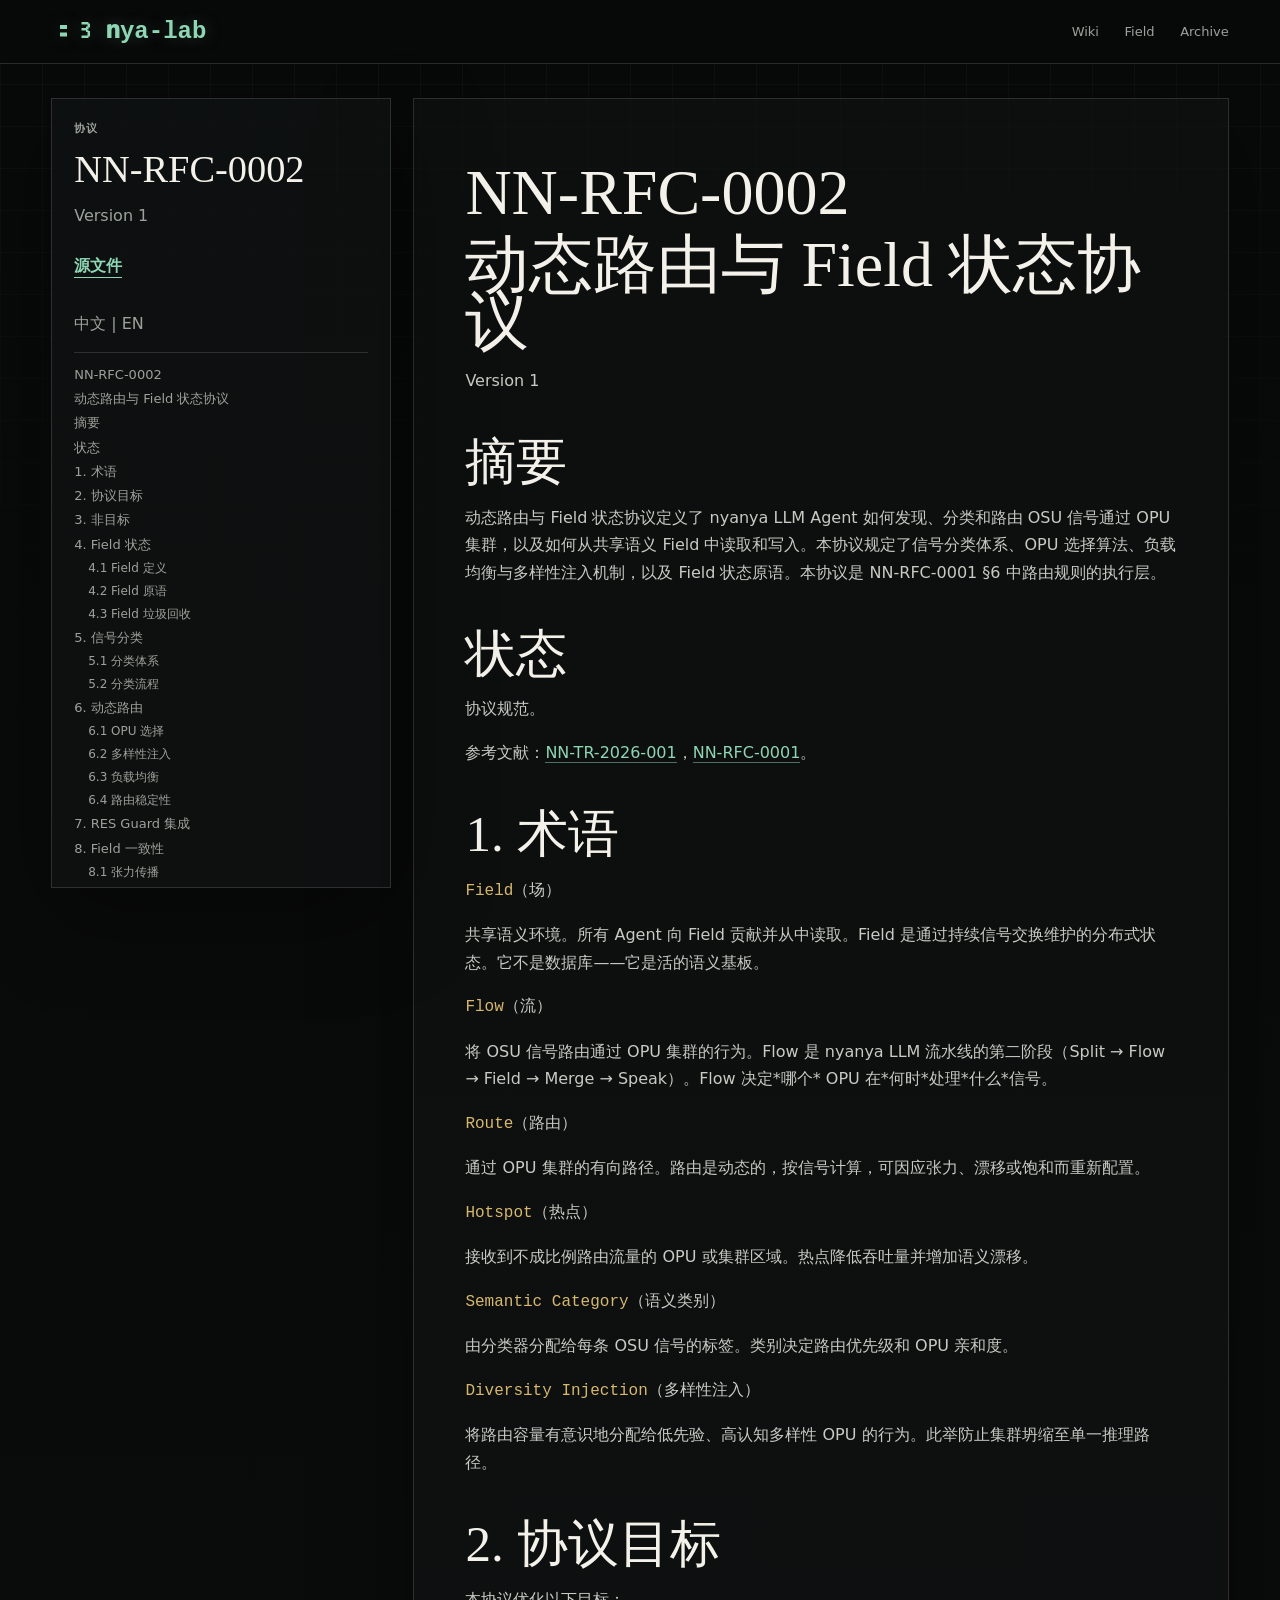
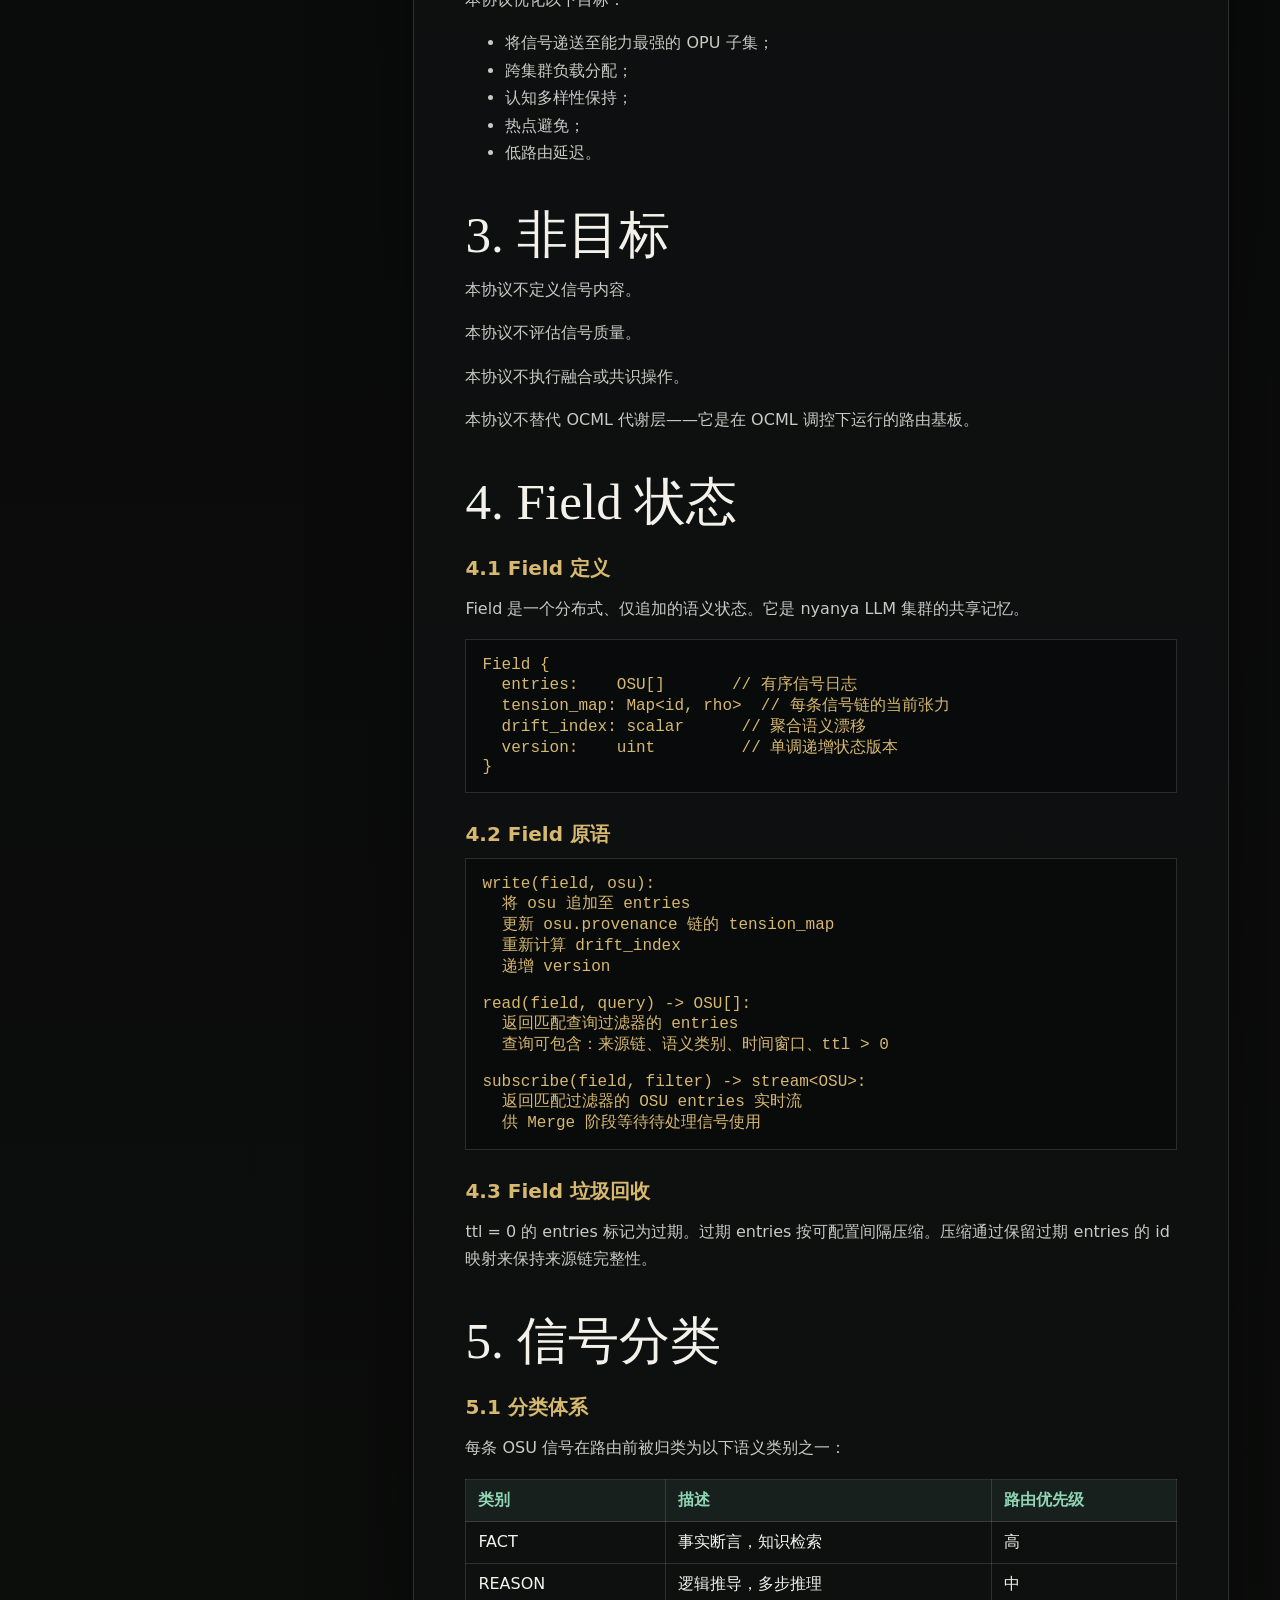
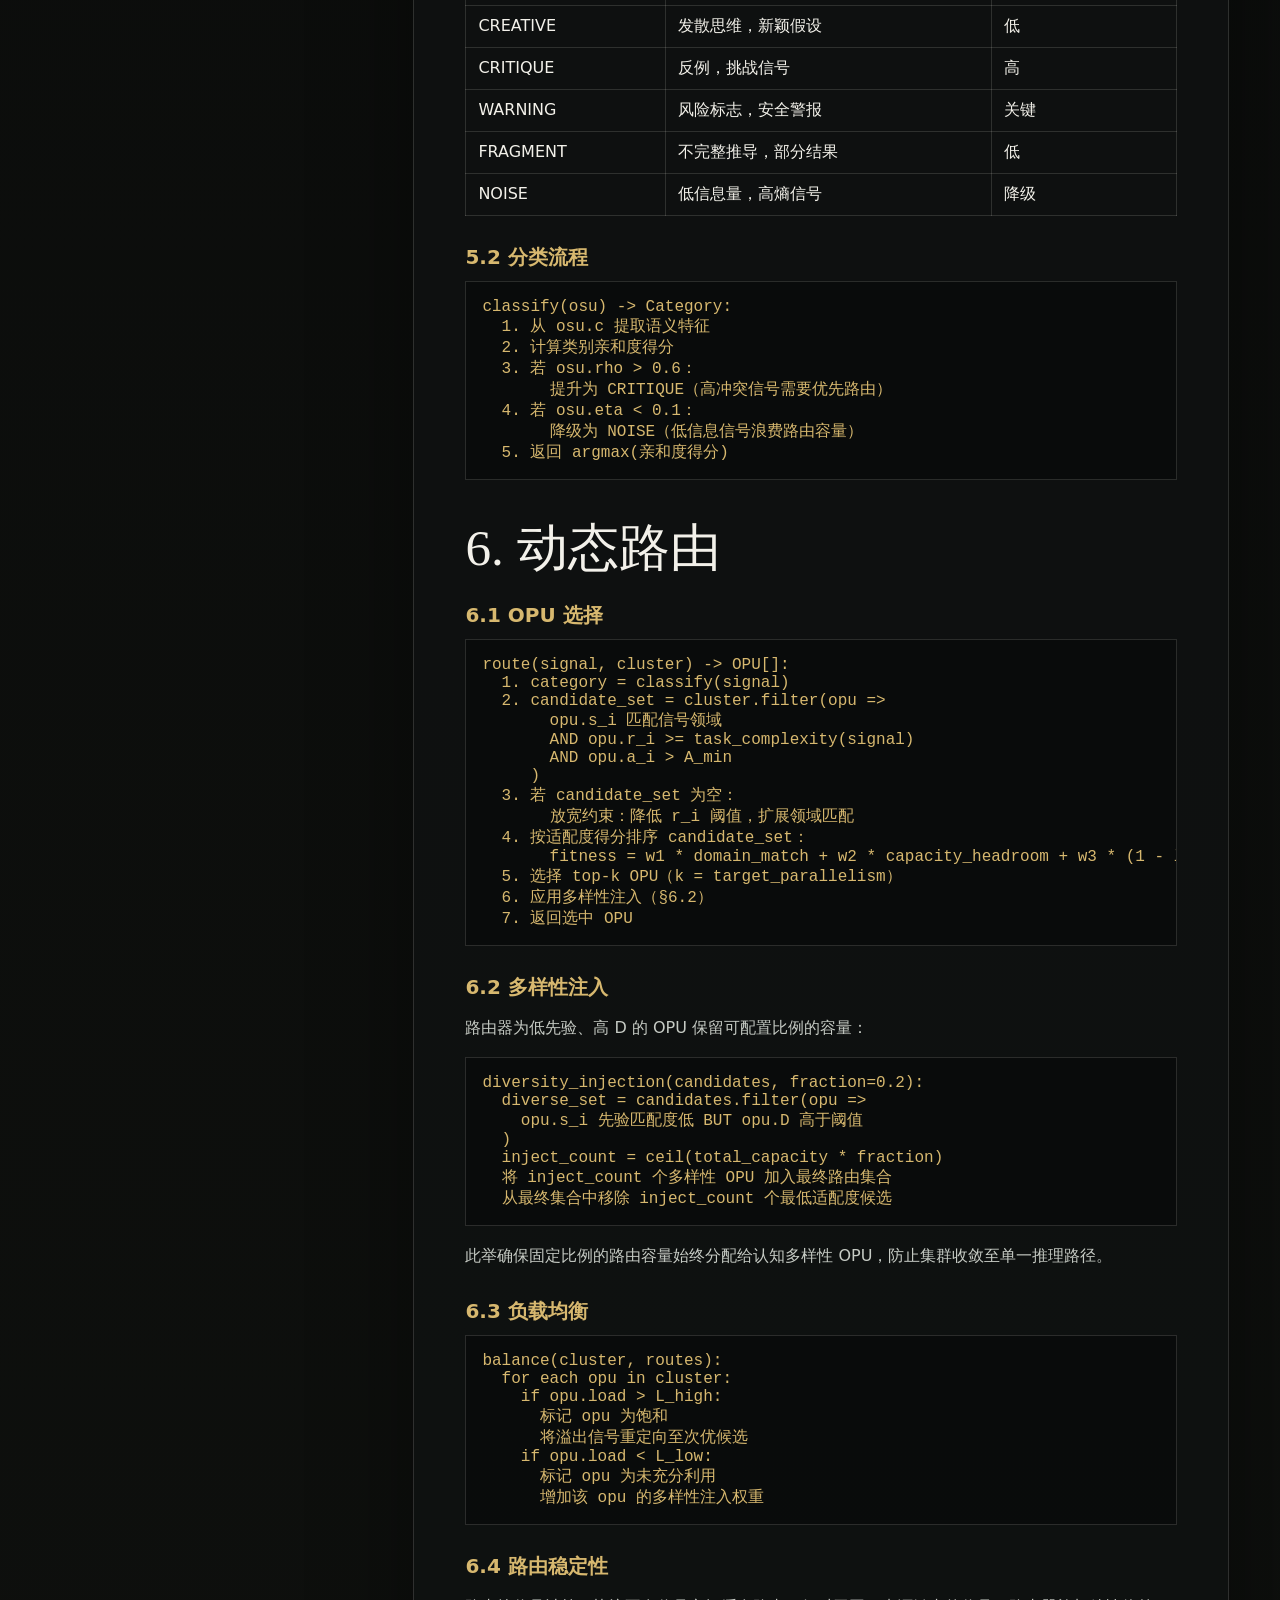
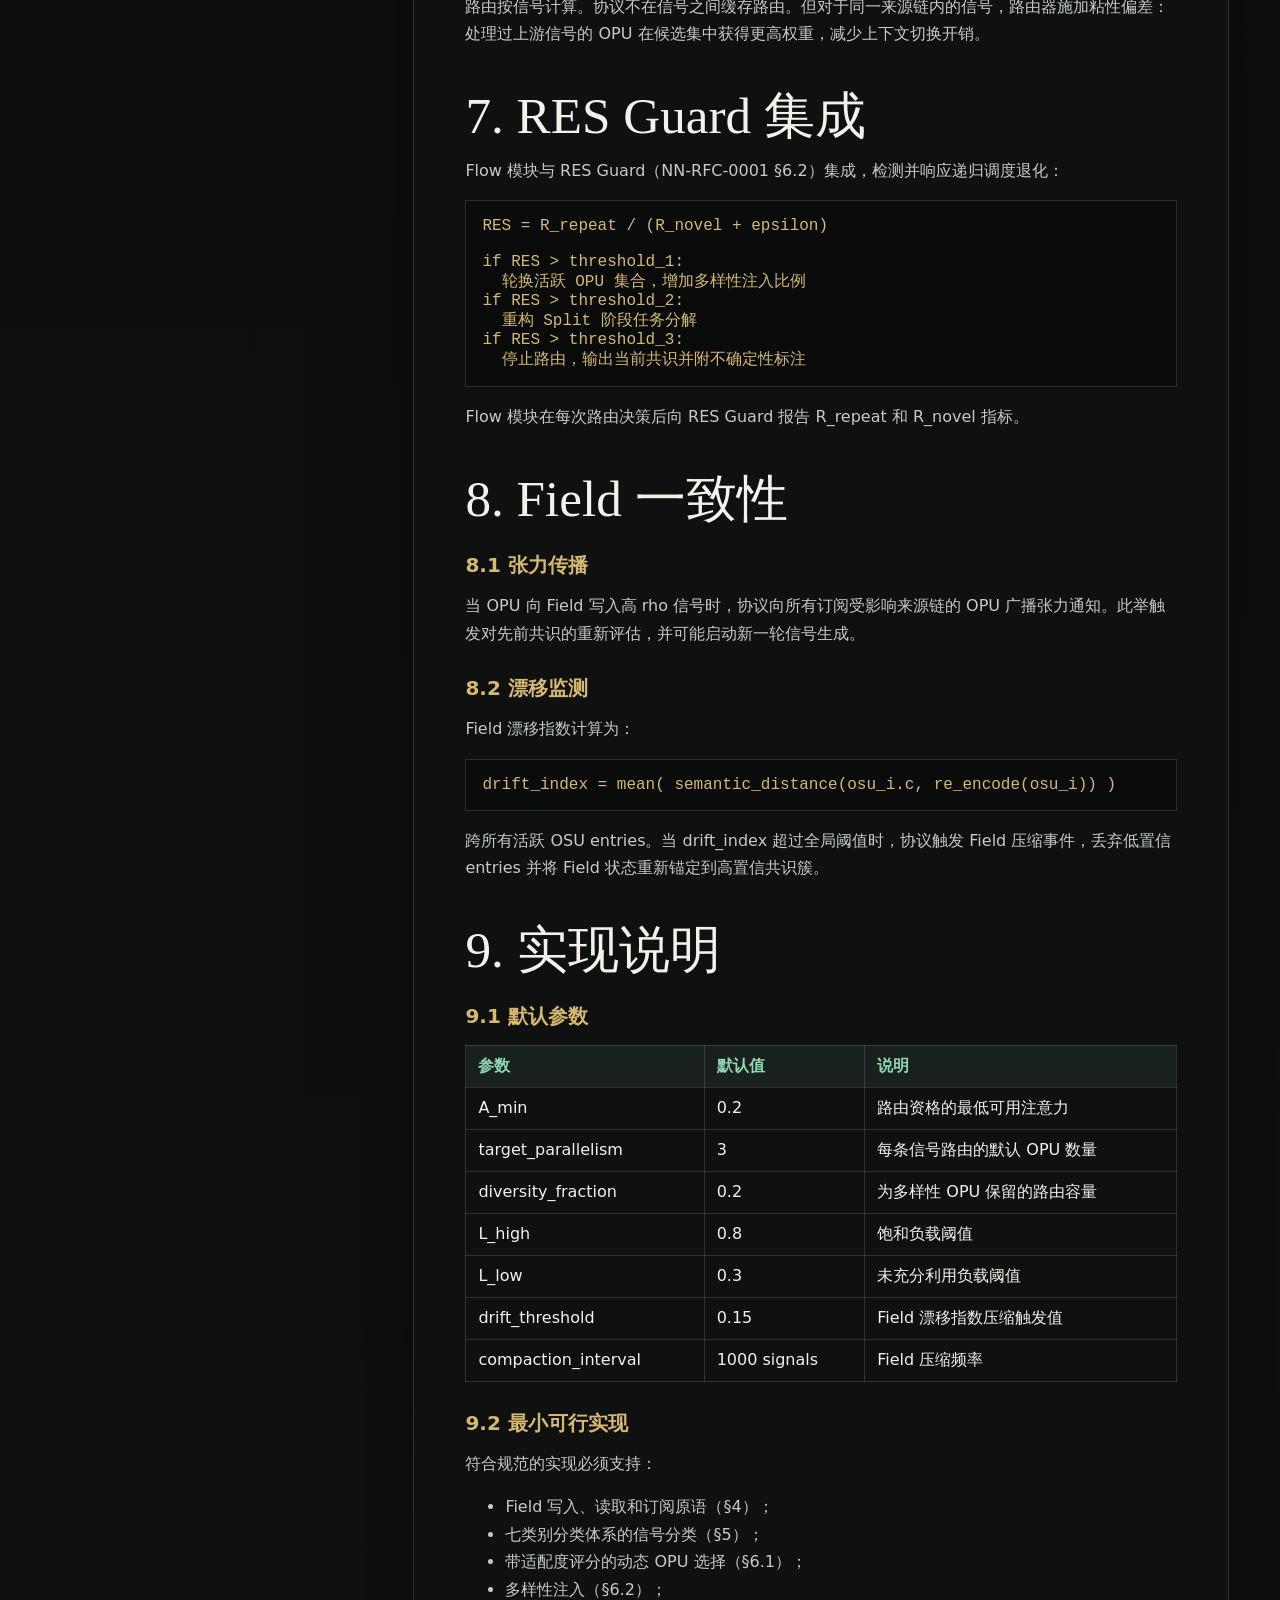
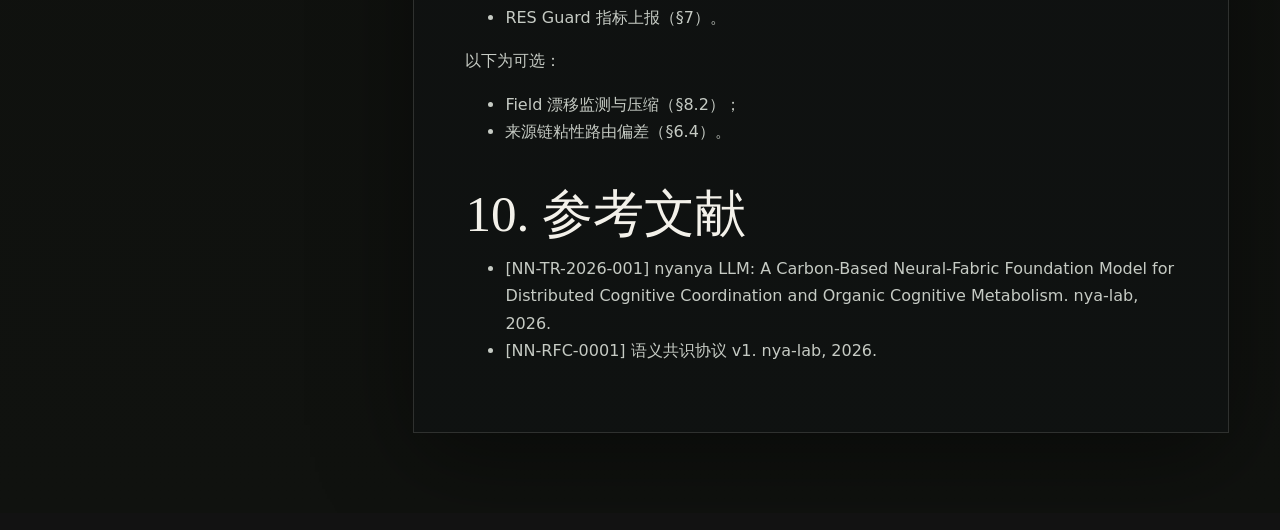
<file: docs/wiki/NN-RFC-0002-cn.html>
<!doctype html>
<html lang="zh-CN">
  <head>
    <meta charset="utf-8">
    <meta name="viewport" content="width=device-width, initial-scale=1">
    <title>NN-RFC-0002 · nya-lab wiki</title>
    <link rel="stylesheet" href="../styles.css">
  </head>
  <body class="wiki-body">
    <header class="topbar">
      <a class="mark" href="../index.html#console" aria-label="nya-lab home">
        <span class="mark-symbol" aria-hidden="true" data-final="：꒱ nya-lab">：꒱ <span class="lab-name"><strong>n</strong>ya-lab</span></span>
      </a>
      <nav aria-label="Wiki navigation">
        <a href="index.html">Wiki</a>
        <a href="../index.html#field">Field</a>
        <a href="../index.html#archive">Archive</a>
      </nav>
    </header>
    <main class="wiki-layout">
      <aside class="wiki-sidebar">
        <p class="eyebrow">协议</p>
        <h1>NN-RFC-0002</h1>
        <p>Version 1</p>
        <a class="wiki-source" href="../../docs/rfc/NN-RFC-0002-cn.md">源文件</a>
        <p class="lang-switch"><span>中文</span> | <a href="NN-RFC-0002.html">EN</a></p>
        <nav aria-label="Table of contents"><a class="toc-l1" href="#nn-rfc-0002">NN-RFC-0002</a><a class="toc-l1" href="#动态路由与-field-状态协议">动态路由与 Field 状态协议</a><a class="toc-l2" href="#摘要">摘要</a><a class="toc-l2" href="#状态">状态</a><a class="toc-l2" href="#1-术语">1. 术语</a><a class="toc-l2" href="#2-协议目标">2. 协议目标</a><a class="toc-l2" href="#3-非目标">3. 非目标</a><a class="toc-l2" href="#4-field-状态">4. Field 状态</a><a class="toc-l3" href="#41-field-定义">4.1 Field 定义</a><a class="toc-l3" href="#42-field-原语">4.2 Field 原语</a><a class="toc-l3" href="#43-field-垃圾回收">4.3 Field 垃圾回收</a><a class="toc-l2" href="#5-信号分类">5. 信号分类</a><a class="toc-l3" href="#51-分类体系">5.1 分类体系</a><a class="toc-l3" href="#52-分类流程">5.2 分类流程</a><a class="toc-l2" href="#6-动态路由">6. 动态路由</a><a class="toc-l3" href="#61-opu-选择">6.1 OPU 选择</a><a class="toc-l3" href="#62-多样性注入">6.2 多样性注入</a><a class="toc-l3" href="#63-负载均衡">6.3 负载均衡</a><a class="toc-l3" href="#64-路由稳定性">6.4 路由稳定性</a><a class="toc-l2" href="#7-res-guard-集成">7. RES Guard 集成</a><a class="toc-l2" href="#8-field-一致性">8. Field 一致性</a><a class="toc-l3" href="#81-张力传播">8.1 张力传播</a><a class="toc-l3" href="#82-漂移监测">8.2 漂移监测</a><a class="toc-l2" href="#9-实现说明">9. 实现说明</a><a class="toc-l3" href="#91-默认参数">9.1 默认参数</a><a class="toc-l3" href="#92-最小可行实现">9.2 最小可行实现</a><a class="toc-l2" href="#10-参考文献">10. 参考文献</a></nav>
      </aside>
      <article class="wiki-article"><h1 id="nn-rfc-0002">NN-RFC-0002</h1>
<h1 id="动态路由与-field-状态协议">动态路由与 Field 状态协议</h1>
<p>Version 1</p>
<h2 id="摘要">摘要</h2>
<p>动态路由与 Field 状态协议定义了 nyanya LLM Agent 如何发现、分类和路由 OSU 信号通过 OPU 集群，以及如何从共享语义 Field 中读取和写入。本协议规定了信号分类体系、OPU 选择算法、负载均衡与多样性注入机制，以及 Field 状态原语。本协议是 NN-RFC-0001 §6 中路由规则的执行层。</p>
<h2 id="状态">状态</h2>
<p>协议规范。</p>
<p>参考文献：<a href="https://github.com/nya-lab/NN-TR-2026-001">NN-TR-2026-001</a>，<a href="https://github.com/nya-lab/NN-RFC-0001">NN-RFC-0001</a>。</p>
<h2 id="1-术语">1. 术语</h2>
<p><code>Field</code>（场）</p>
<p>共享语义环境。所有 Agent 向 Field 贡献并从中读取。Field 是通过持续信号交换维护的分布式状态。它不是数据库——它是活的语义基板。</p>
<p><code>Flow</code>（流）</p>
<p>将 OSU 信号路由通过 OPU 集群的行为。Flow 是 nyanya LLM 流水线的第二阶段（Split → Flow → Field → Merge → Speak）。Flow 决定*哪个* OPU 在*何时*处理*什么*信号。</p>
<p><code>Route</code>（路由）</p>
<p>通过 OPU 集群的有向路径。路由是动态的，按信号计算，可因应张力、漂移或饱和而重新配置。</p>
<p><code>Hotspot</code>（热点）</p>
<p>接收到不成比例路由流量的 OPU 或集群区域。热点降低吞吐量并增加语义漂移。</p>
<p><code>Semantic Category</code>（语义类别）</p>
<p>由分类器分配给每条 OSU 信号的标签。类别决定路由优先级和 OPU 亲和度。</p>
<p><code>Diversity Injection</code>（多样性注入）</p>
<p>将路由容量有意识地分配给低先验、高认知多样性 OPU 的行为。此举防止集群坍缩至单一推理路径。</p>
<h2 id="2-协议目标">2. 协议目标</h2>
<p>本协议优化以下目标：</p>
<ul>
<li>将信号递送至能力最强的 OPU 子集；</li>
<li>跨集群负载分配；</li>
<li>认知多样性保持；</li>
<li>热点避免；</li>
<li>低路由延迟。</li>
</ul>
<h2 id="3-非目标">3. 非目标</h2>
<p>本协议不定义信号内容。</p>
<p>本协议不评估信号质量。</p>
<p>本协议不执行融合或共识操作。</p>
<p>本协议不替代 OCML 代谢层——它是在 OCML 调控下运行的路由基板。</p>
<h2 id="4-field-状态">4. Field 状态</h2>
<h3 id="41-field-定义">4.1 Field 定义</h3>
<p>Field 是一个分布式、仅追加的语义状态。它是 nyanya LLM 集群的共享记忆。</p>
<pre><code>Field {
  entries:    OSU[]       // 有序信号日志
  tension_map: Map&lt;id, rho&gt;  // 每条信号链的当前张力
  drift_index: scalar      // 聚合语义漂移
  version:    uint         // 单调递增状态版本
}</code></pre>
<h3 id="42-field-原语">4.2 Field 原语</h3>
<pre><code>write(field, osu):
  将 osu 追加至 entries
  更新 osu.provenance 链的 tension_map
  重新计算 drift_index
  递增 version

read(field, query) -&gt; OSU[]:
  返回匹配查询过滤器的 entries
  查询可包含：来源链、语义类别、时间窗口、ttl &gt; 0

subscribe(field, filter) -&gt; stream&lt;OSU&gt;:
  返回匹配过滤器的 OSU entries 实时流
  供 Merge 阶段等待待处理信号使用</code></pre>
<h3 id="43-field-垃圾回收">4.3 Field 垃圾回收</h3>
<p>ttl = 0 的 entries 标记为过期。过期 entries 按可配置间隔压缩。压缩通过保留过期 entries 的 id 映射来保持来源链完整性。</p>
<h2 id="5-信号分类">5. 信号分类</h2>
<h3 id="51-分类体系">5.1 分类体系</h3>
<p>每条 OSU 信号在路由前被归类为以下语义类别之一：</p>
<div class="wiki-table-wrap"><table class="wiki-table"><thead><tr><th>类别</th><th>描述</th><th>路由优先级</th></tr></thead><tbody><tr><td>FACT</td><td>事实断言，知识检索</td><td>高</td></tr><tr><td>REASON</td><td>逻辑推导，多步推理</td><td>中</td></tr><tr><td>CREATIVE</td><td>发散思维，新颖假设</td><td>低</td></tr><tr><td>CRITIQUE</td><td>反例，挑战信号</td><td>高</td></tr><tr><td>WARNING</td><td>风险标志，安全警报</td><td>关键</td></tr><tr><td>FRAGMENT</td><td>不完整推导，部分结果</td><td>低</td></tr><tr><td>NOISE</td><td>低信息量，高熵信号</td><td>降级</td></tr></tbody></table></div>
<h3 id="52-分类流程">5.2 分类流程</h3>
<pre><code>classify(osu) -&gt; Category:
  1. 从 osu.c 提取语义特征
  2. 计算类别亲和度得分
  3. 若 osu.rho &gt; 0.6：
       提升为 CRITIQUE（高冲突信号需要优先路由）
  4. 若 osu.eta &lt; 0.1：
       降级为 NOISE（低信息信号浪费路由容量）
  5. 返回 argmax(亲和度得分)</code></pre>
<h2 id="6-动态路由">6. 动态路由</h2>
<h3 id="61-opu-选择">6.1 OPU 选择</h3>
<pre><code>route(signal, cluster) -&gt; OPU[]:
  1. category = classify(signal)
  2. candidate_set = cluster.filter(opu =&gt;
       opu.s_i 匹配信号领域
       AND opu.r_i &gt;= task_complexity(signal)
       AND opu.a_i &gt; A_min
     )
  3. 若 candidate_set 为空：
       放宽约束：降低 r_i 阈值，扩展领域匹配
  4. 按适配度得分排序 candidate_set：
       fitness = w1 * domain_match + w2 * capacity_headroom + w3 * (1 - load)
  5. 选择 top-k OPU（k = target_parallelism）
  6. 应用多样性注入（§6.2）
  7. 返回选中 OPU</code></pre>
<h3 id="62-多样性注入">6.2 多样性注入</h3>
<p>路由器为低先验、高 D 的 OPU 保留可配置比例的容量：</p>
<pre><code>diversity_injection(candidates, fraction=0.2):
  diverse_set = candidates.filter(opu =&gt;
    opu.s_i 先验匹配度低 BUT opu.D 高于阈值
  )
  inject_count = ceil(total_capacity * fraction)
  将 inject_count 个多样性 OPU 加入最终路由集合
  从最终集合中移除 inject_count 个最低适配度候选</code></pre>
<p>此举确保固定比例的路由容量始终分配给认知多样性 OPU，防止集群收敛至单一推理路径。</p>
<h3 id="63-负载均衡">6.3 负载均衡</h3>
<pre><code>balance(cluster, routes):
  for each opu in cluster:
    if opu.load &gt; L_high:
      标记 opu 为饱和
      将溢出信号重定向至次优候选
    if opu.load &lt; L_low:
      标记 opu 为未充分利用
      增加该 opu 的多样性注入权重</code></pre>
<h3 id="64-路由稳定性">6.4 路由稳定性</h3>
<p>路由按信号计算。协议不在信号之间缓存路由。但对于同一来源链内的信号，路由器施加粘性偏差：处理过上游信号的 OPU 在候选集中获得更高权重，减少上下文切换开销。</p>
<h2 id="7-res-guard-集成">7. RES Guard 集成</h2>
<p>Flow 模块与 RES Guard（NN-RFC-0001 §6.2）集成，检测并响应递归调度退化：</p>
<pre><code>RES = R_repeat / (R_novel + epsilon)

if RES &gt; threshold_1:
  轮换活跃 OPU 集合，增加多样性注入比例
if RES &gt; threshold_2:
  重构 Split 阶段任务分解
if RES &gt; threshold_3:
  停止路由，输出当前共识并附不确定性标注</code></pre>
<p>Flow 模块在每次路由决策后向 RES Guard 报告 R_repeat 和 R_novel 指标。</p>
<h2 id="8-field-一致性">8. Field 一致性</h2>
<h3 id="81-张力传播">8.1 张力传播</h3>
<p>当 OPU 向 Field 写入高 rho 信号时，协议向所有订阅受影响来源链的 OPU 广播张力通知。此举触发对先前共识的重新评估，并可能启动新一轮信号生成。</p>
<h3 id="82-漂移监测">8.2 漂移监测</h3>
<p>Field 漂移指数计算为：</p>
<pre><code>drift_index = mean( semantic_distance(osu_i.c, re_encode(osu_i)) )</code></pre>
<p>跨所有活跃 OSU entries。当 drift_index 超过全局阈值时，协议触发 Field 压缩事件，丢弃低置信 entries 并将 Field 状态重新锚定到高置信共识簇。</p>
<h2 id="9-实现说明">9. 实现说明</h2>
<h3 id="91-默认参数">9.1 默认参数</h3>
<div class="wiki-table-wrap"><table class="wiki-table"><thead><tr><th>参数</th><th>默认值</th><th>说明</th></tr></thead><tbody><tr><td>A_min</td><td>0.2</td><td>路由资格的最低可用注意力</td></tr><tr><td>target_parallelism</td><td>3</td><td>每条信号路由的默认 OPU 数量</td></tr><tr><td>diversity_fraction</td><td>0.2</td><td>为多样性 OPU 保留的路由容量</td></tr><tr><td>L_high</td><td>0.8</td><td>饱和负载阈值</td></tr><tr><td>L_low</td><td>0.3</td><td>未充分利用负载阈值</td></tr><tr><td>drift_threshold</td><td>0.15</td><td>Field 漂移指数压缩触发值</td></tr><tr><td>compaction_interval</td><td>1000 signals</td><td>Field 压缩频率</td></tr></tbody></table></div>
<h3 id="92-最小可行实现">9.2 最小可行实现</h3>
<p>符合规范的实现必须支持：</p>
<ul>
<li>Field 写入、读取和订阅原语（§4）；</li>
<li>七类别分类体系的信号分类（§5）；</li>
<li>带适配度评分的动态 OPU 选择（§6.1）；</li>
<li>多样性注入（§6.2）；</li>
<li>RES Guard 指标上报（§7）。</li>
</ul>
<p>以下为可选：</p>
<ul>
<li>Field 漂移监测与压缩（§8.2）；</li>
<li>来源链粘性路由偏差（§6.4）。</li>
</ul>
<h2 id="10-参考文献">10. 参考文献</h2>
<ul>
<li>[NN-TR-2026-001] nyanya LLM: A Carbon-Based Neural-Fabric Foundation Model for Distributed Cognitive Coordination and Organic Cognitive Metabolism. nya-lab, 2026.</li>
<li>[NN-RFC-0001] 语义共识协议 v1. nya-lab, 2026.</li>
</ul></article>
    </main>
  </body>
</html>
</file>
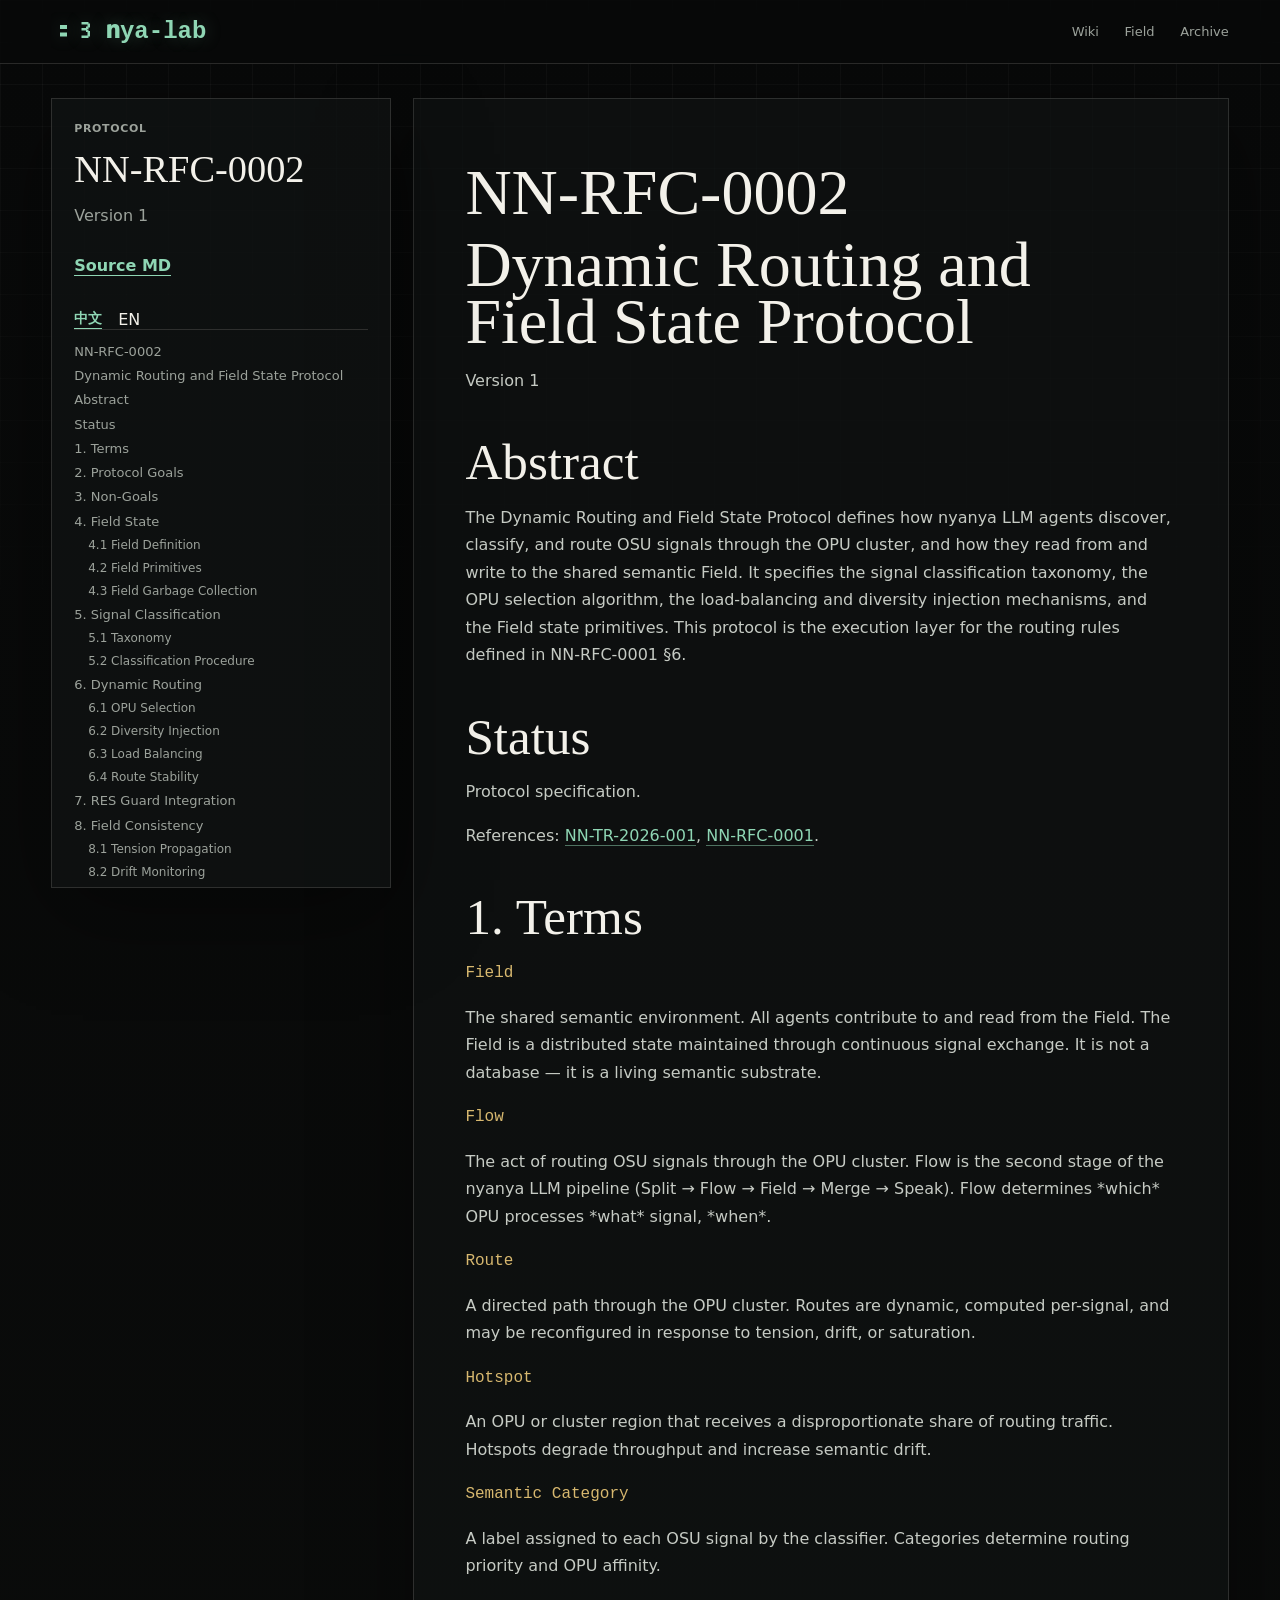
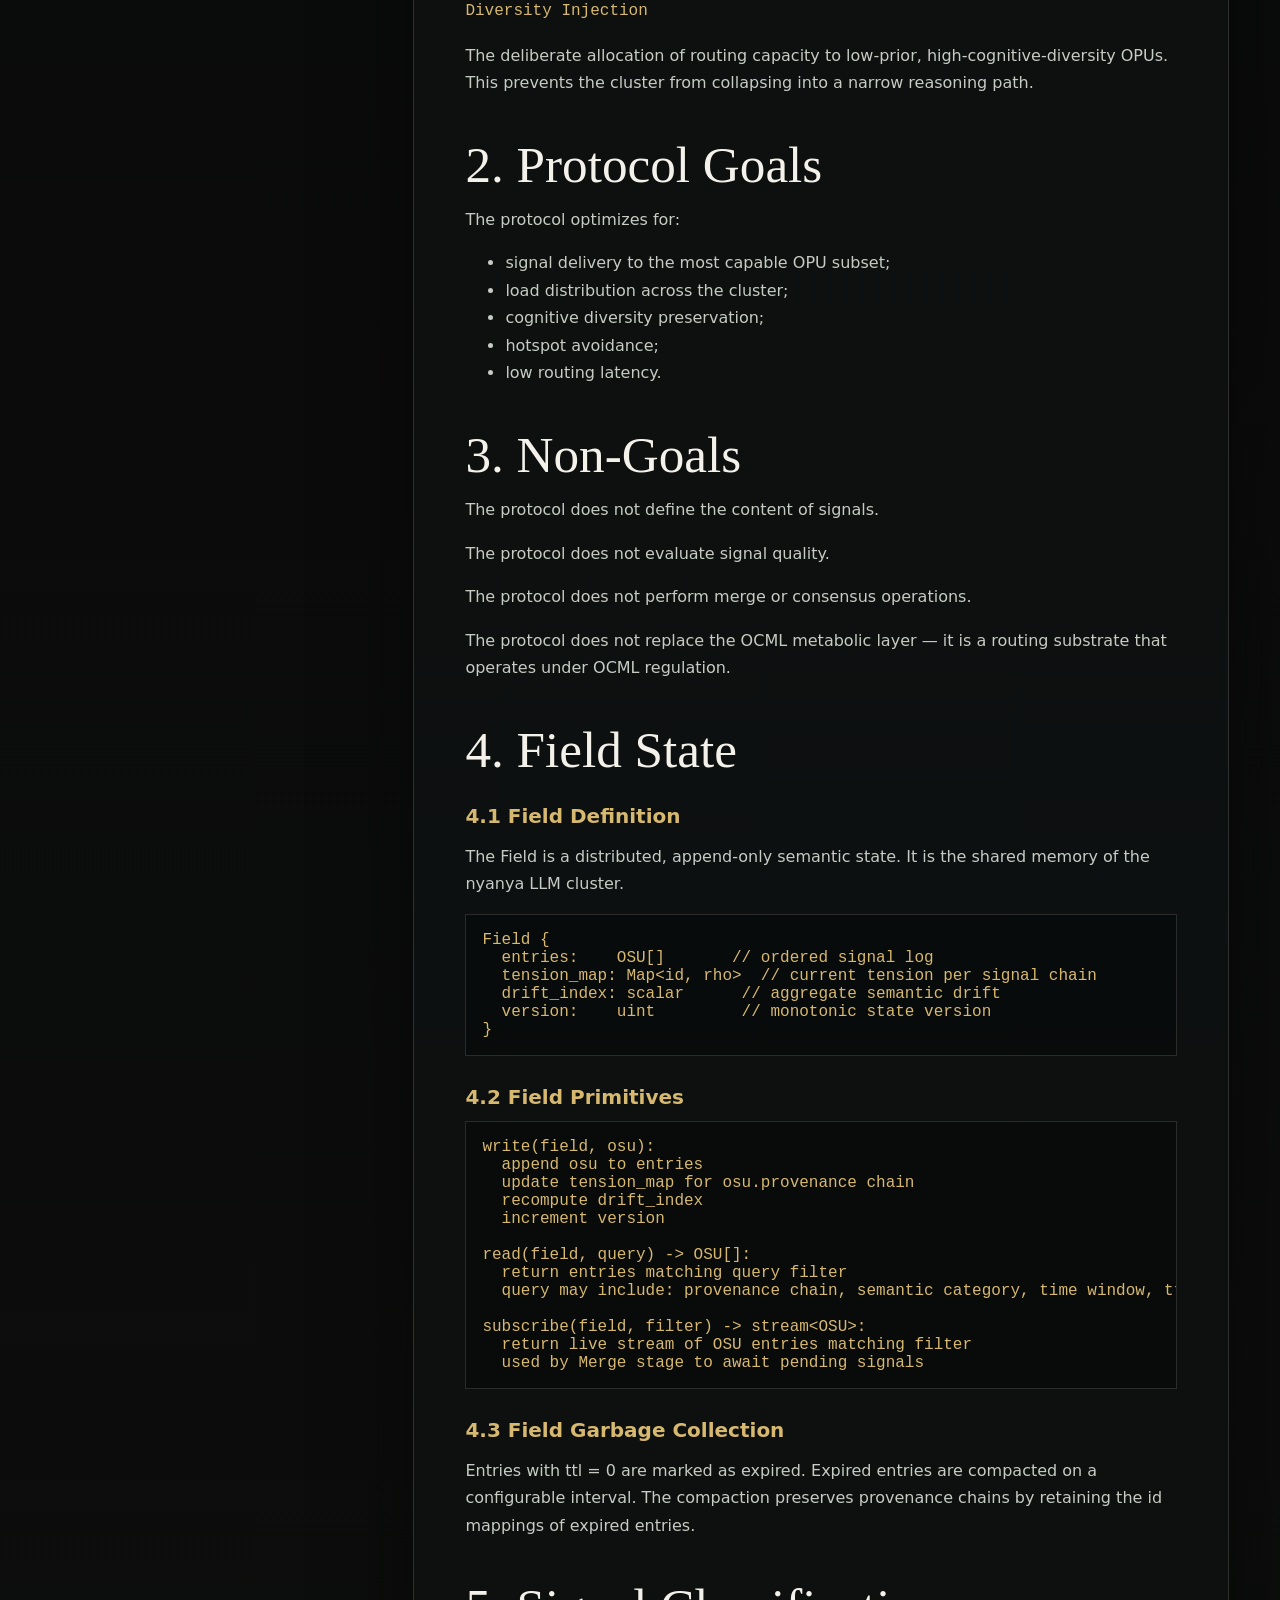
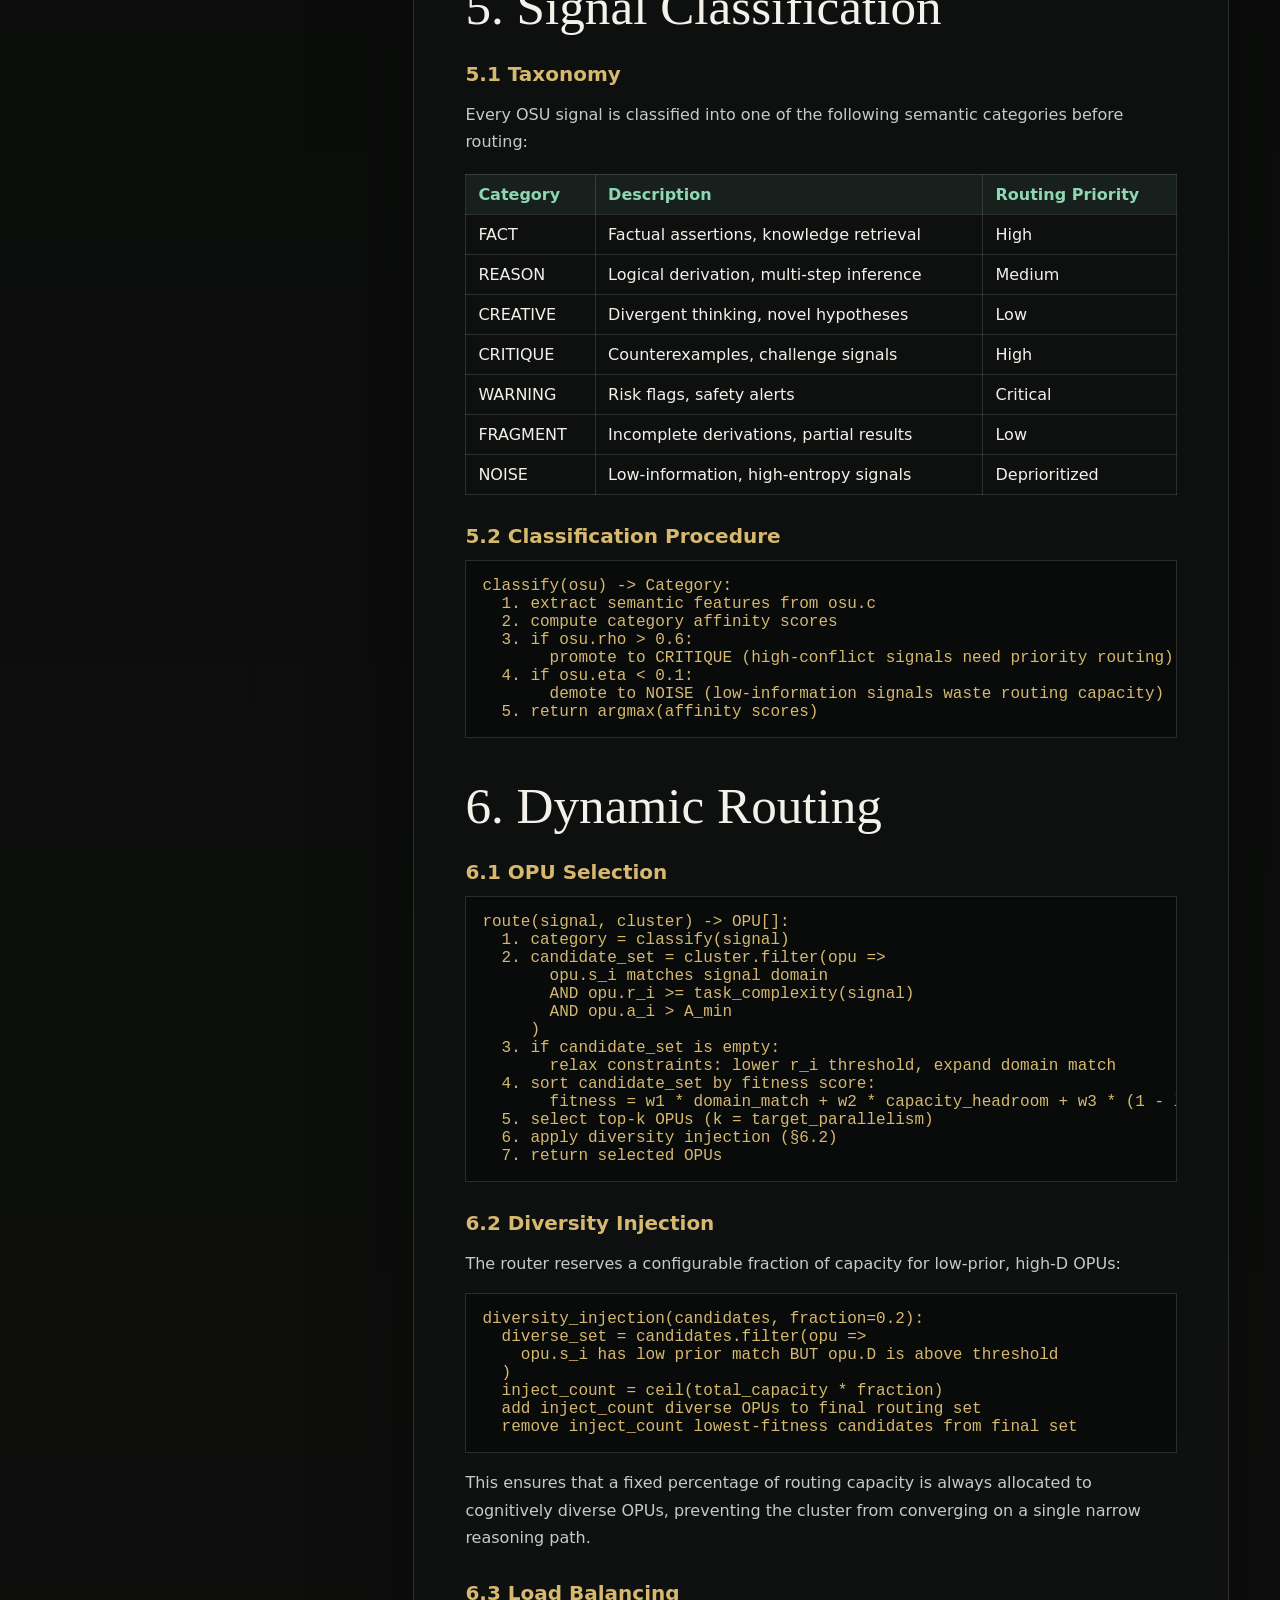
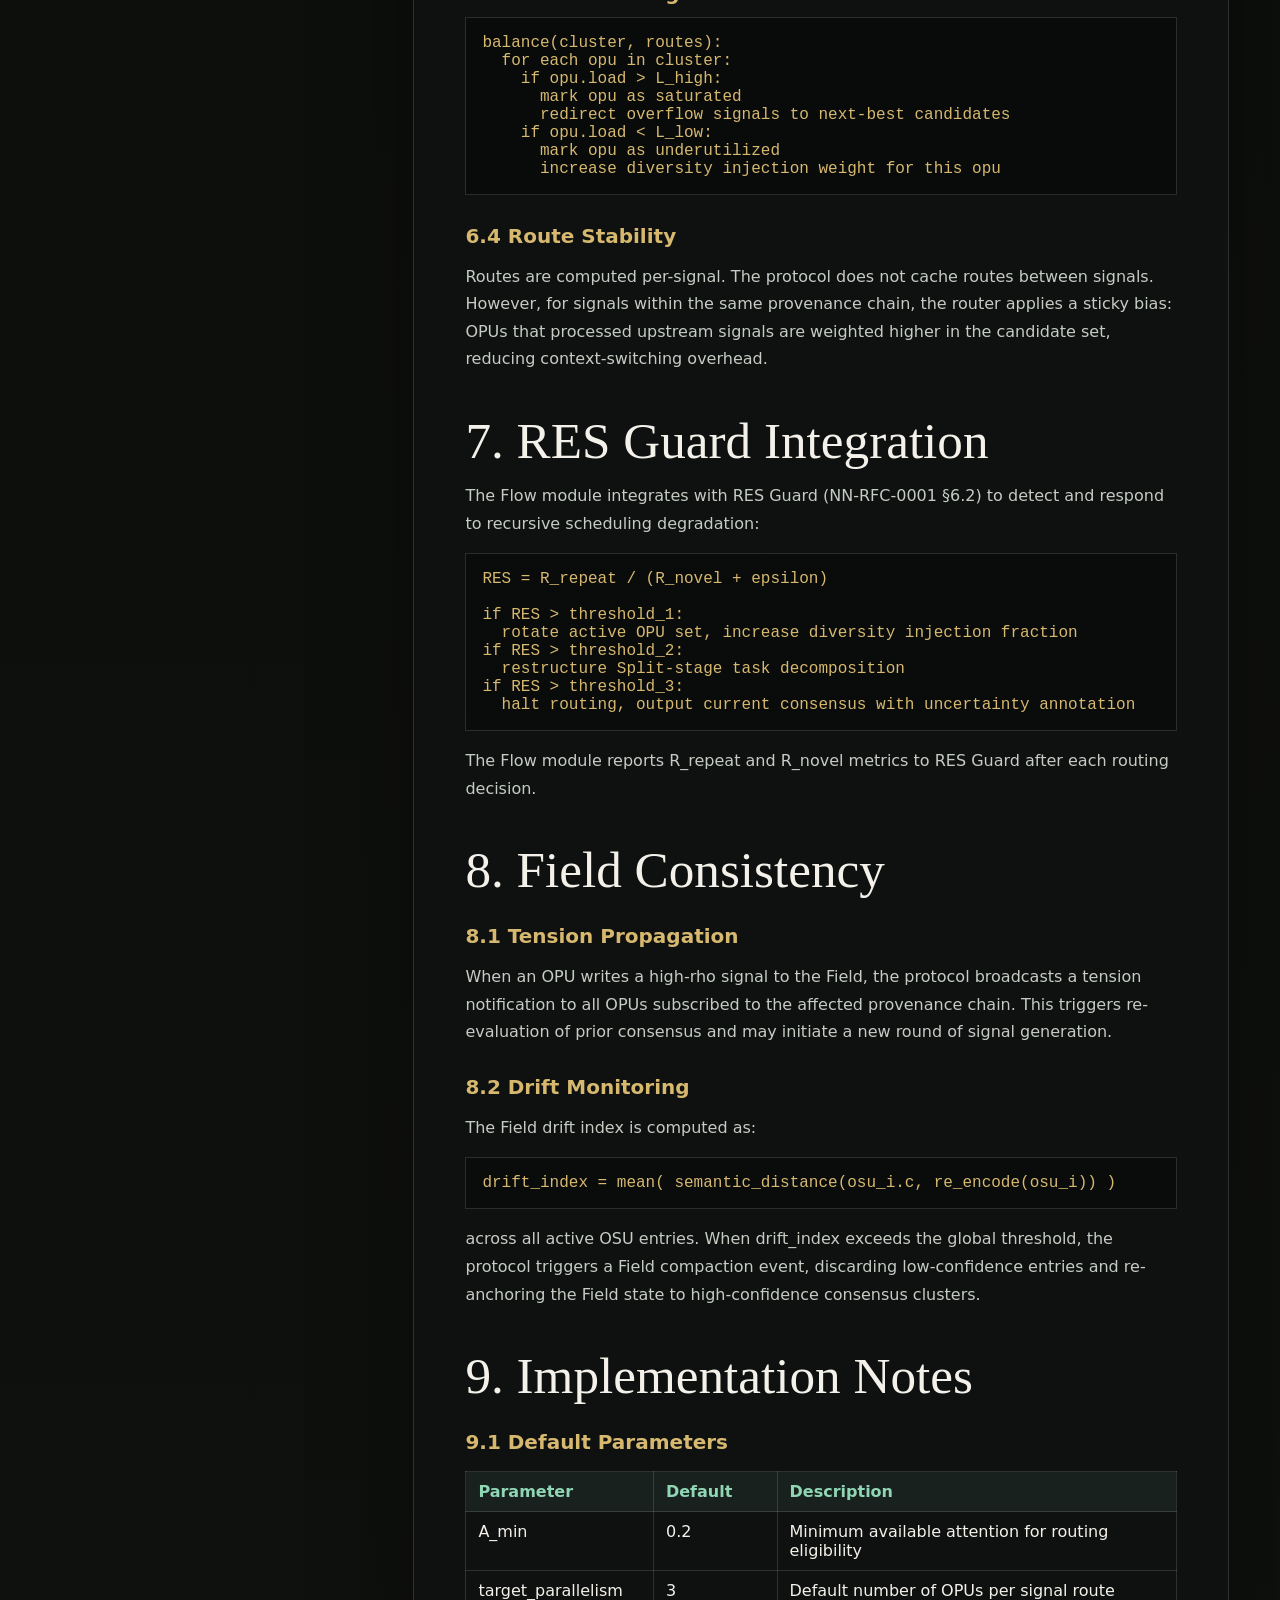
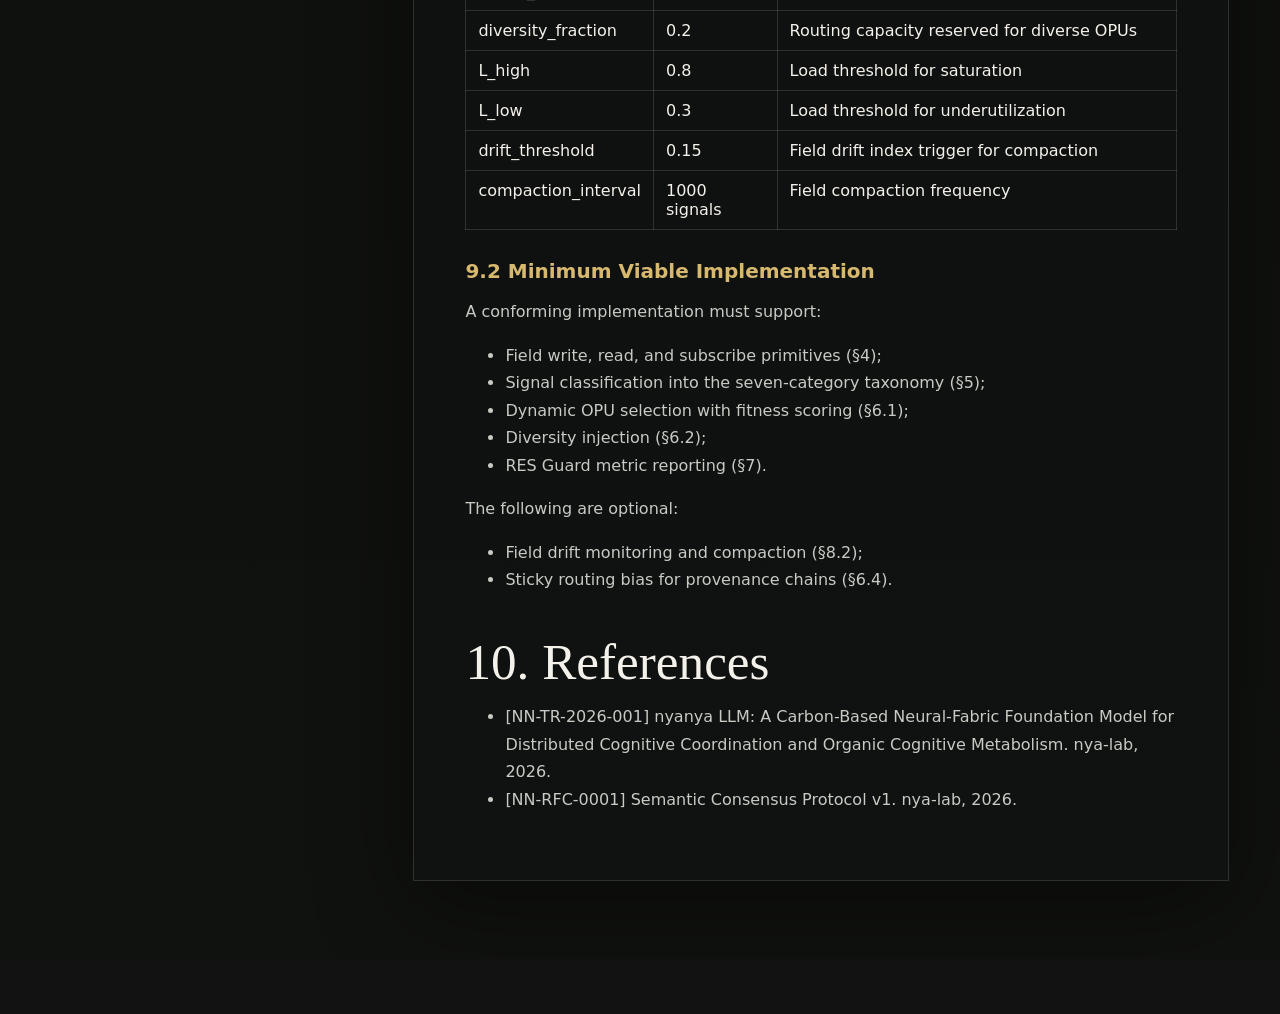
<file: docs/wiki/NN-RFC-0002.html>
<!doctype html>
<html lang="zh-CN">
  <head>
    <meta charset="utf-8">
    <meta name="viewport" content="width=device-width, initial-scale=1">
    <title>NN-RFC-0002 · nya-lab wiki</title>
    <link rel="stylesheet" href="../styles.css">
  </head>
  <body class="wiki-body">
    <header class="topbar">
      <a class="mark" href="../index.html" aria-label="nya-lab home">
        <span class="mark-symbol" aria-hidden="true" data-final="：꒱ nya-lab">：꒱ <span class="lab-name"><strong>n</strong>ya-lab</span></span>
      </a>
      <nav aria-label="Wiki navigation">
        <a href="index.html">Wiki</a>
        <a href="../index.html#overview">Field</a>
        <a href="../index.html#docs">Archive</a>
      </nav>
    </header>
    <main class="wiki-layout">
      <aside class="wiki-sidebar">
        <p class="eyebrow">Protocol</p>
        <h1>NN-RFC-0002</h1>
        <p>Version 1</p>
        <a class="wiki-source" href="../../docs/rfc/NN-RFC-0002.md">Source MD</a>
        <div class="doc-links">
          <a href="NN-RFC-0002-cn.html">中文</a>
          <span>EN</span>
        </div>
        <nav aria-label="Table of contents"><a class="toc-l1" href="#nn-rfc-0002">NN-RFC-0002</a><a class="toc-l1" href="#dynamic-routing-and-field-state-protocol">Dynamic Routing and Field State Protocol</a><a class="toc-l2" href="#abstract">Abstract</a><a class="toc-l2" href="#status">Status</a><a class="toc-l2" href="#1-terms">1. Terms</a><a class="toc-l2" href="#2-protocol-goals">2. Protocol Goals</a><a class="toc-l2" href="#3-non-goals">3. Non-Goals</a><a class="toc-l2" href="#4-field-state">4. Field State</a><a class="toc-l3" href="#41-field-definition">4.1 Field Definition</a><a class="toc-l3" href="#42-field-primitives">4.2 Field Primitives</a><a class="toc-l3" href="#43-field-garbage-collection">4.3 Field Garbage Collection</a><a class="toc-l2" href="#5-signal-classification">5. Signal Classification</a><a class="toc-l3" href="#51-taxonomy">5.1 Taxonomy</a><a class="toc-l3" href="#52-classification-procedure">5.2 Classification Procedure</a><a class="toc-l2" href="#6-dynamic-routing">6. Dynamic Routing</a><a class="toc-l3" href="#61-opu-selection">6.1 OPU Selection</a><a class="toc-l3" href="#62-diversity-injection">6.2 Diversity Injection</a><a class="toc-l3" href="#63-load-balancing">6.3 Load Balancing</a><a class="toc-l3" href="#64-route-stability">6.4 Route Stability</a><a class="toc-l2" href="#7-res-guard-integration">7. RES Guard Integration</a><a class="toc-l2" href="#8-field-consistency">8. Field Consistency</a><a class="toc-l3" href="#81-tension-propagation">8.1 Tension Propagation</a><a class="toc-l3" href="#82-drift-monitoring">8.2 Drift Monitoring</a><a class="toc-l2" href="#9-implementation-notes">9. Implementation Notes</a><a class="toc-l3" href="#91-default-parameters">9.1 Default Parameters</a><a class="toc-l3" href="#92-minimum-viable-implementation">9.2 Minimum Viable Implementation</a><a class="toc-l2" href="#10-references">10. References</a></nav>
      </aside>
      <article class="wiki-article"><h1 id="nn-rfc-0002">NN-RFC-0002</h1>
<h1 id="dynamic-routing-and-field-state-protocol">Dynamic Routing and Field State Protocol</h1>
<p>Version 1</p>
<h2 id="abstract">Abstract</h2>
<p>The Dynamic Routing and Field State Protocol defines how nyanya LLM agents discover, classify, and route OSU signals through the OPU cluster, and how they read from and write to the shared semantic Field. It specifies the signal classification taxonomy, the OPU selection algorithm, the load-balancing and diversity injection mechanisms, and the Field state primitives. This protocol is the execution layer for the routing rules defined in NN-RFC-0001 §6.</p>
<h2 id="status">Status</h2>
<p>Protocol specification.</p>
<p>References: <a href="https://github.com/nya-lab/NN-TR-2026-001">NN-TR-2026-001</a>, <a href="https://github.com/nya-lab/NN-RFC-0001">NN-RFC-0001</a>.</p>
<h2 id="1-terms">1. Terms</h2>
<p><code>Field</code></p>
<p>The shared semantic environment. All agents contribute to and read from the Field. The Field is a distributed state maintained through continuous signal exchange. It is not a database — it is a living semantic substrate.</p>
<p><code>Flow</code></p>
<p>The act of routing OSU signals through the OPU cluster. Flow is the second stage of the nyanya LLM pipeline (Split → Flow → Field → Merge → Speak). Flow determines *which* OPU processes *what* signal, *when*.</p>
<p><code>Route</code></p>
<p>A directed path through the OPU cluster. Routes are dynamic, computed per-signal, and may be reconfigured in response to tension, drift, or saturation.</p>
<p><code>Hotspot</code></p>
<p>An OPU or cluster region that receives a disproportionate share of routing traffic. Hotspots degrade throughput and increase semantic drift.</p>
<p><code>Semantic Category</code></p>
<p>A label assigned to each OSU signal by the classifier. Categories determine routing priority and OPU affinity.</p>
<p><code>Diversity Injection</code></p>
<p>The deliberate allocation of routing capacity to low-prior, high-cognitive-diversity OPUs. This prevents the cluster from collapsing into a narrow reasoning path.</p>
<h2 id="2-protocol-goals">2. Protocol Goals</h2>
<p>The protocol optimizes for:</p>
<ul>
<li>signal delivery to the most capable OPU subset;</li>
<li>load distribution across the cluster;</li>
<li>cognitive diversity preservation;</li>
<li>hotspot avoidance;</li>
<li>low routing latency.</li>
</ul>
<h2 id="3-non-goals">3. Non-Goals</h2>
<p>The protocol does not define the content of signals.</p>
<p>The protocol does not evaluate signal quality.</p>
<p>The protocol does not perform merge or consensus operations.</p>
<p>The protocol does not replace the OCML metabolic layer — it is a routing substrate that operates under OCML regulation.</p>
<h2 id="4-field-state">4. Field State</h2>
<h3 id="41-field-definition">4.1 Field Definition</h3>
<p>The Field is a distributed, append-only semantic state. It is the shared memory of the nyanya LLM cluster.</p>
<pre><code>Field {
  entries:    OSU[]       // ordered signal log
  tension_map: Map&lt;id, rho&gt;  // current tension per signal chain
  drift_index: scalar      // aggregate semantic drift
  version:    uint         // monotonic state version
}</code></pre>
<h3 id="42-field-primitives">4.2 Field Primitives</h3>
<pre><code>write(field, osu):
  append osu to entries
  update tension_map for osu.provenance chain
  recompute drift_index
  increment version

read(field, query) -&gt; OSU[]:
  return entries matching query filter
  query may include: provenance chain, semantic category, time window, ttl &gt; 0

subscribe(field, filter) -&gt; stream&lt;OSU&gt;:
  return live stream of OSU entries matching filter
  used by Merge stage to await pending signals</code></pre>
<h3 id="43-field-garbage-collection">4.3 Field Garbage Collection</h3>
<p>Entries with ttl = 0 are marked as expired. Expired entries are compacted on a configurable interval. The compaction preserves provenance chains by retaining the id mappings of expired entries.</p>
<h2 id="5-signal-classification">5. Signal Classification</h2>
<h3 id="51-taxonomy">5.1 Taxonomy</h3>
<p>Every OSU signal is classified into one of the following semantic categories before routing:</p>
<div class="wiki-table-wrap"><table class="wiki-table"><thead><tr><th>Category</th><th>Description</th><th>Routing Priority</th></tr></thead><tbody><tr><td>FACT</td><td>Factual assertions, knowledge retrieval</td><td>High</td></tr><tr><td>REASON</td><td>Logical derivation, multi-step inference</td><td>Medium</td></tr><tr><td>CREATIVE</td><td>Divergent thinking, novel hypotheses</td><td>Low</td></tr><tr><td>CRITIQUE</td><td>Counterexamples, challenge signals</td><td>High</td></tr><tr><td>WARNING</td><td>Risk flags, safety alerts</td><td>Critical</td></tr><tr><td>FRAGMENT</td><td>Incomplete derivations, partial results</td><td>Low</td></tr><tr><td>NOISE</td><td>Low-information, high-entropy signals</td><td>Deprioritized</td></tr></tbody></table></div>
<h3 id="52-classification-procedure">5.2 Classification Procedure</h3>
<pre><code>classify(osu) -&gt; Category:
  1. extract semantic features from osu.c
  2. compute category affinity scores
  3. if osu.rho &gt; 0.6:
       promote to CRITIQUE (high-conflict signals need priority routing)
  4. if osu.eta &lt; 0.1:
       demote to NOISE (low-information signals waste routing capacity)
  5. return argmax(affinity scores)</code></pre>
<h2 id="6-dynamic-routing">6. Dynamic Routing</h2>
<h3 id="61-opu-selection">6.1 OPU Selection</h3>
<pre><code>route(signal, cluster) -&gt; OPU[]:
  1. category = classify(signal)
  2. candidate_set = cluster.filter(opu =&gt;
       opu.s_i matches signal domain
       AND opu.r_i &gt;= task_complexity(signal)
       AND opu.a_i &gt; A_min
     )
  3. if candidate_set is empty:
       relax constraints: lower r_i threshold, expand domain match
  4. sort candidate_set by fitness score:
       fitness = w1 * domain_match + w2 * capacity_headroom + w3 * (1 - load)
  5. select top-k OPUs (k = target_parallelism)
  6. apply diversity injection (§6.2)
  7. return selected OPUs</code></pre>
<h3 id="62-diversity-injection">6.2 Diversity Injection</h3>
<p>The router reserves a configurable fraction of capacity for low-prior, high-D OPUs:</p>
<pre><code>diversity_injection(candidates, fraction=0.2):
  diverse_set = candidates.filter(opu =&gt;
    opu.s_i has low prior match BUT opu.D is above threshold
  )
  inject_count = ceil(total_capacity * fraction)
  add inject_count diverse OPUs to final routing set
  remove inject_count lowest-fitness candidates from final set</code></pre>
<p>This ensures that a fixed percentage of routing capacity is always allocated to cognitively diverse OPUs, preventing the cluster from converging on a single narrow reasoning path.</p>
<h3 id="63-load-balancing">6.3 Load Balancing</h3>
<pre><code>balance(cluster, routes):
  for each opu in cluster:
    if opu.load &gt; L_high:
      mark opu as saturated
      redirect overflow signals to next-best candidates
    if opu.load &lt; L_low:
      mark opu as underutilized
      increase diversity injection weight for this opu</code></pre>
<h3 id="64-route-stability">6.4 Route Stability</h3>
<p>Routes are computed per-signal. The protocol does not cache routes between signals. However, for signals within the same provenance chain, the router applies a sticky bias: OPUs that processed upstream signals are weighted higher in the candidate set, reducing context-switching overhead.</p>
<h2 id="7-res-guard-integration">7. RES Guard Integration</h2>
<p>The Flow module integrates with RES Guard (NN-RFC-0001 §6.2) to detect and respond to recursive scheduling degradation:</p>
<pre><code>RES = R_repeat / (R_novel + epsilon)

if RES &gt; threshold_1:
  rotate active OPU set, increase diversity injection fraction
if RES &gt; threshold_2:
  restructure Split-stage task decomposition
if RES &gt; threshold_3:
  halt routing, output current consensus with uncertainty annotation</code></pre>
<p>The Flow module reports R_repeat and R_novel metrics to RES Guard after each routing decision.</p>
<h2 id="8-field-consistency">8. Field Consistency</h2>
<h3 id="81-tension-propagation">8.1 Tension Propagation</h3>
<p>When an OPU writes a high-rho signal to the Field, the protocol broadcasts a tension notification to all OPUs subscribed to the affected provenance chain. This triggers re-evaluation of prior consensus and may initiate a new round of signal generation.</p>
<h3 id="82-drift-monitoring">8.2 Drift Monitoring</h3>
<p>The Field drift index is computed as:</p>
<pre><code>drift_index = mean( semantic_distance(osu_i.c, re_encode(osu_i)) )</code></pre>
<p>across all active OSU entries. When drift_index exceeds the global threshold, the protocol triggers a Field compaction event, discarding low-confidence entries and re-anchoring the Field state to high-confidence consensus clusters.</p>
<h2 id="9-implementation-notes">9. Implementation Notes</h2>
<h3 id="91-default-parameters">9.1 Default Parameters</h3>
<div class="wiki-table-wrap"><table class="wiki-table"><thead><tr><th>Parameter</th><th>Default</th><th>Description</th></tr></thead><tbody><tr><td>A_min</td><td>0.2</td><td>Minimum available attention for routing eligibility</td></tr><tr><td>target_parallelism</td><td>3</td><td>Default number of OPUs per signal route</td></tr><tr><td>diversity_fraction</td><td>0.2</td><td>Routing capacity reserved for diverse OPUs</td></tr><tr><td>L_high</td><td>0.8</td><td>Load threshold for saturation</td></tr><tr><td>L_low</td><td>0.3</td><td>Load threshold for underutilization</td></tr><tr><td>drift_threshold</td><td>0.15</td><td>Field drift index trigger for compaction</td></tr><tr><td>compaction_interval</td><td>1000 signals</td><td>Field compaction frequency</td></tr></tbody></table></div>
<h3 id="92-minimum-viable-implementation">9.2 Minimum Viable Implementation</h3>
<p>A conforming implementation must support:</p>
<ul>
<li>Field write, read, and subscribe primitives (§4);</li>
<li>Signal classification into the seven-category taxonomy (§5);</li>
<li>Dynamic OPU selection with fitness scoring (§6.1);</li>
<li>Diversity injection (§6.2);</li>
<li>RES Guard metric reporting (§7).</li>
</ul>
<p>The following are optional:</p>
<ul>
<li>Field drift monitoring and compaction (§8.2);</li>
<li>Sticky routing bias for provenance chains (§6.4).</li>
</ul>
<h2 id="10-references">10. References</h2>
<ul>
<li>[NN-TR-2026-001] nyanya LLM: A Carbon-Based Neural-Fabric Foundation Model for Distributed Cognitive Coordination and Organic Cognitive Metabolism. nya-lab, 2026.</li>
<li>[NN-RFC-0001] Semantic Consensus Protocol v1. nya-lab, 2026.</li>
</ul></article>
    </main>
  </body>
</html>
</file>
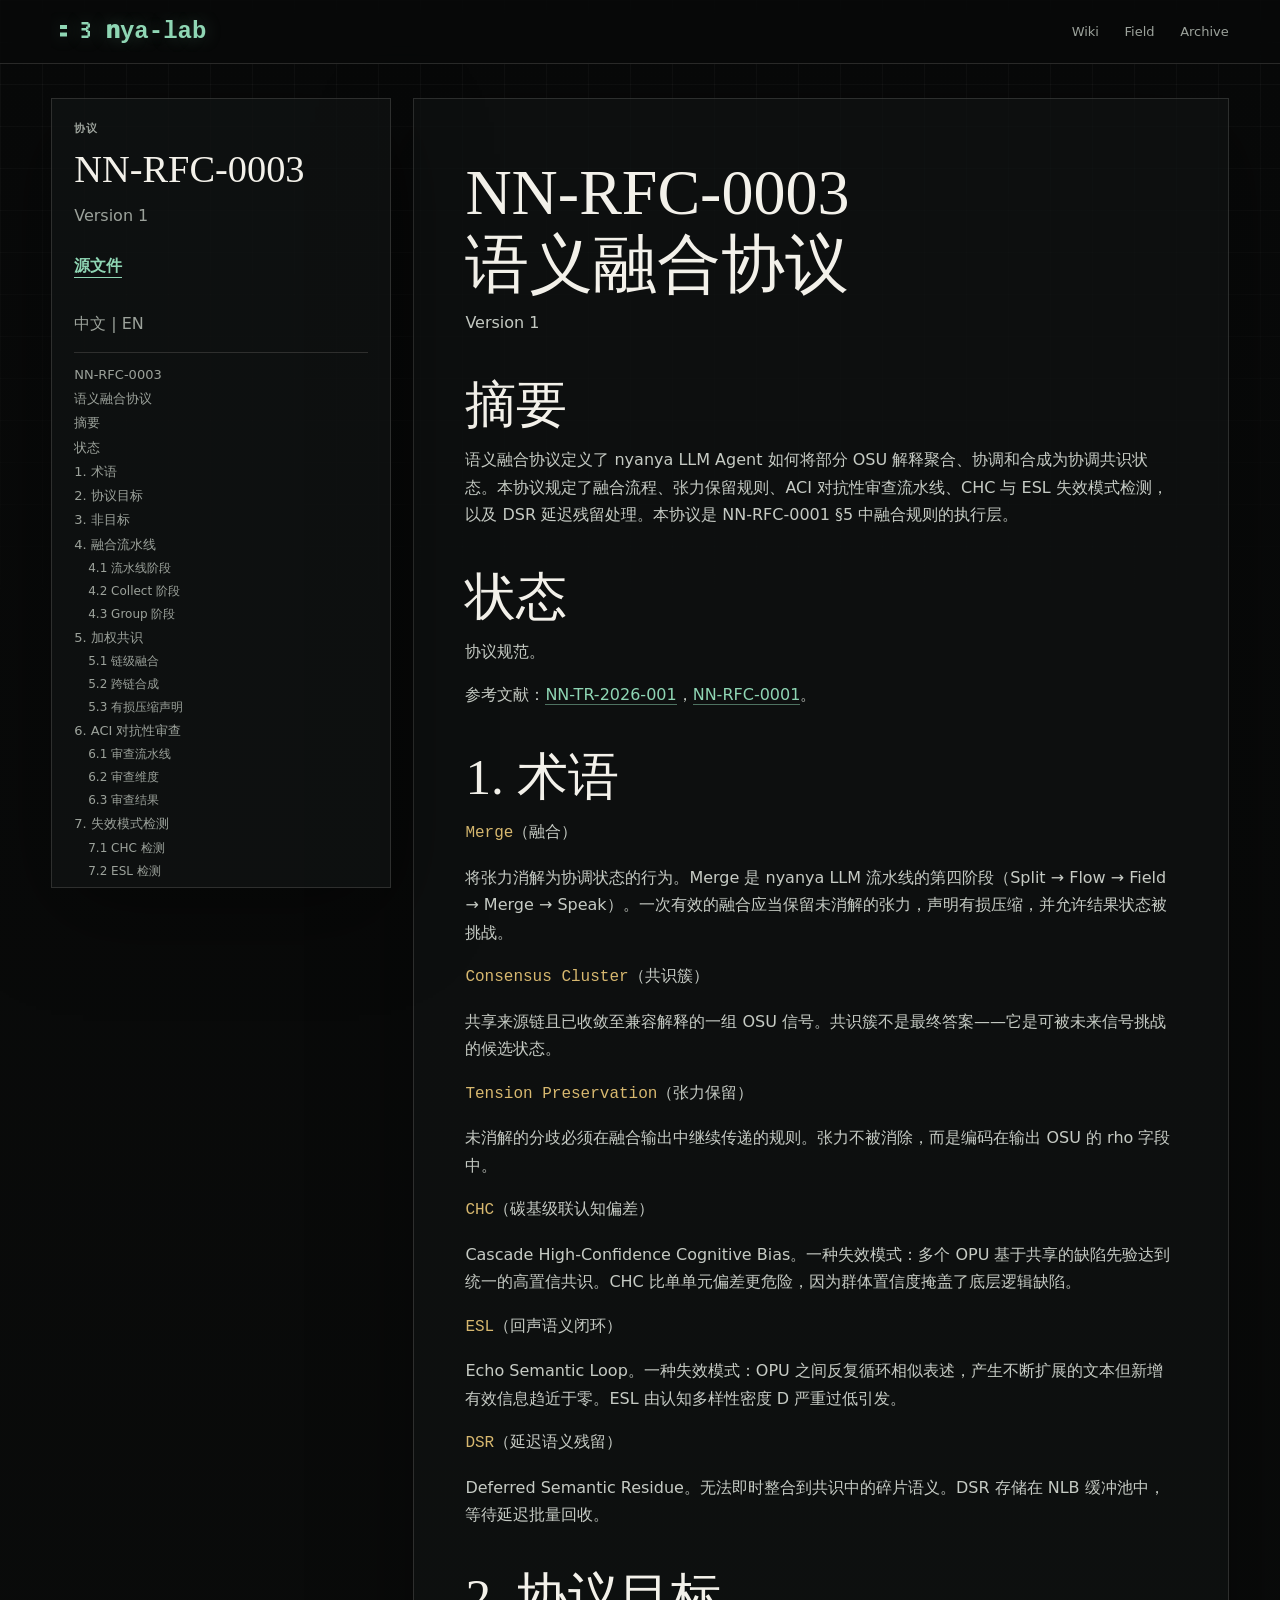
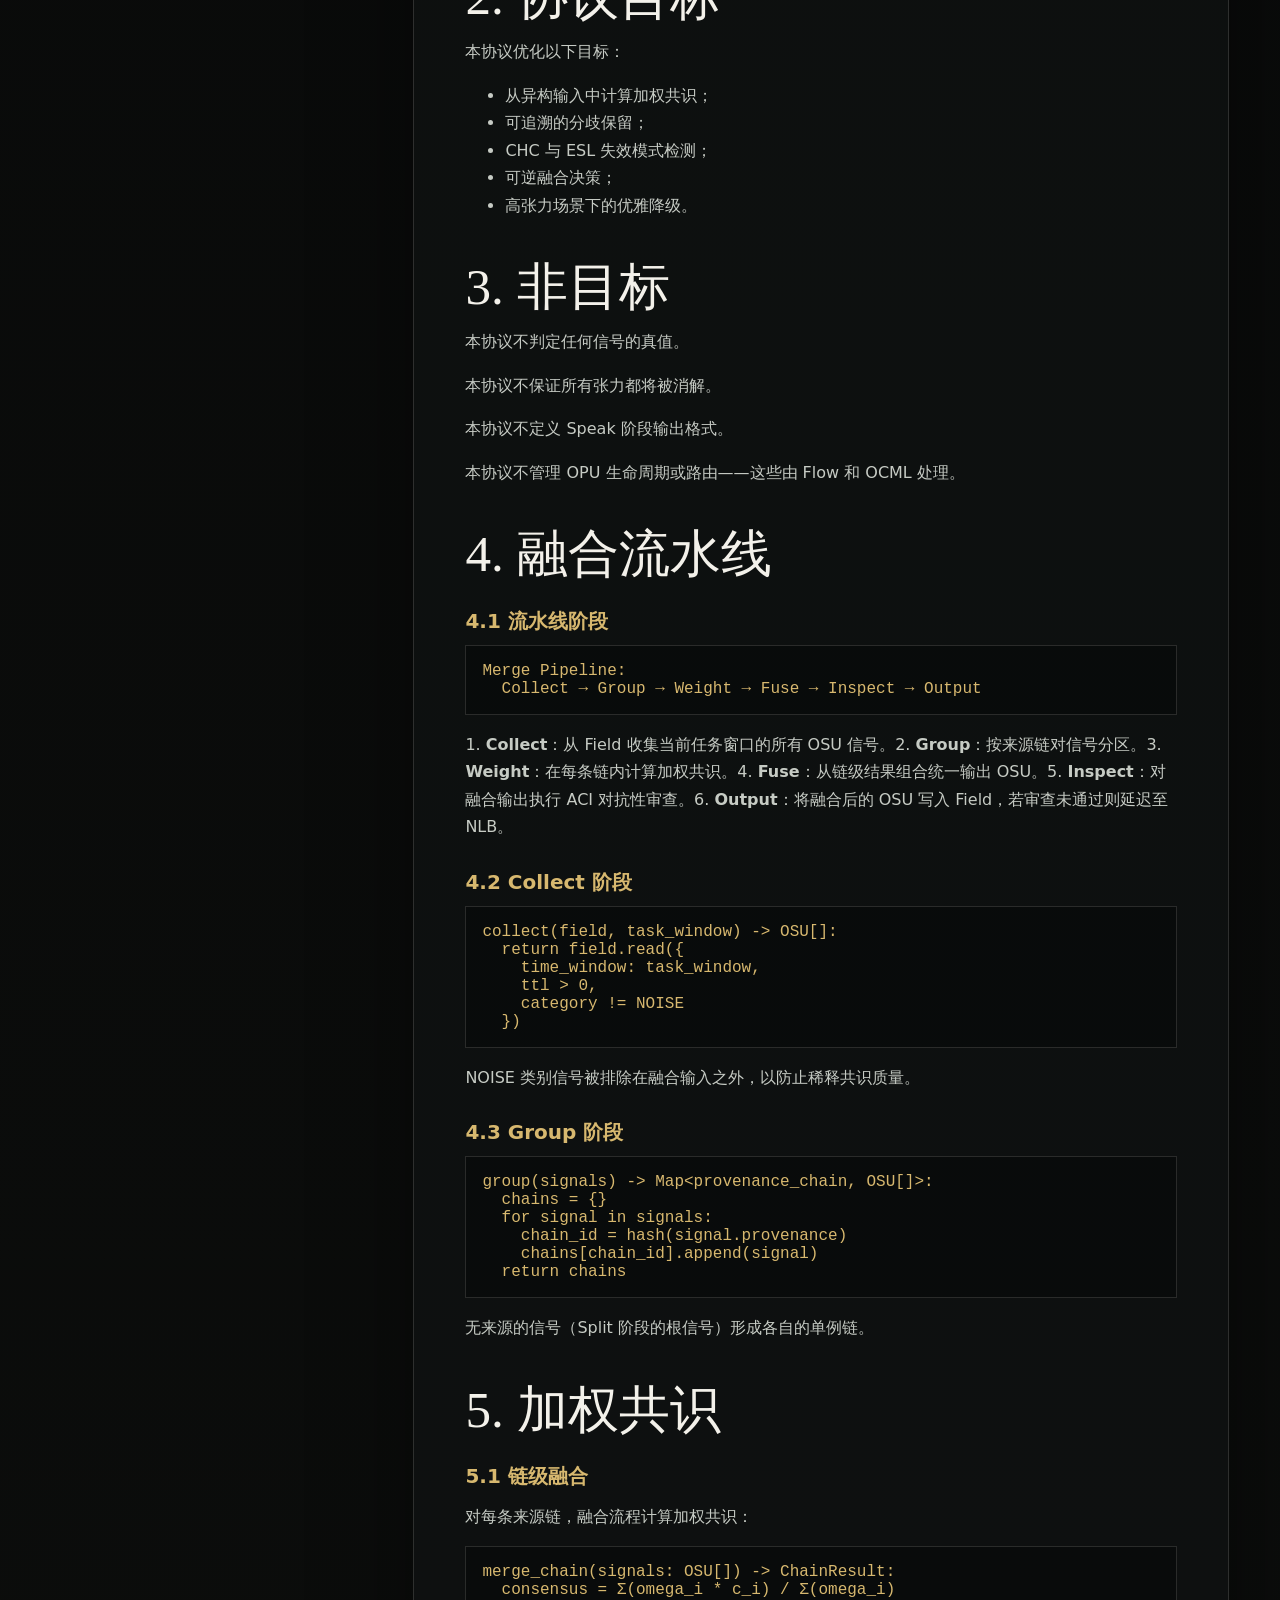
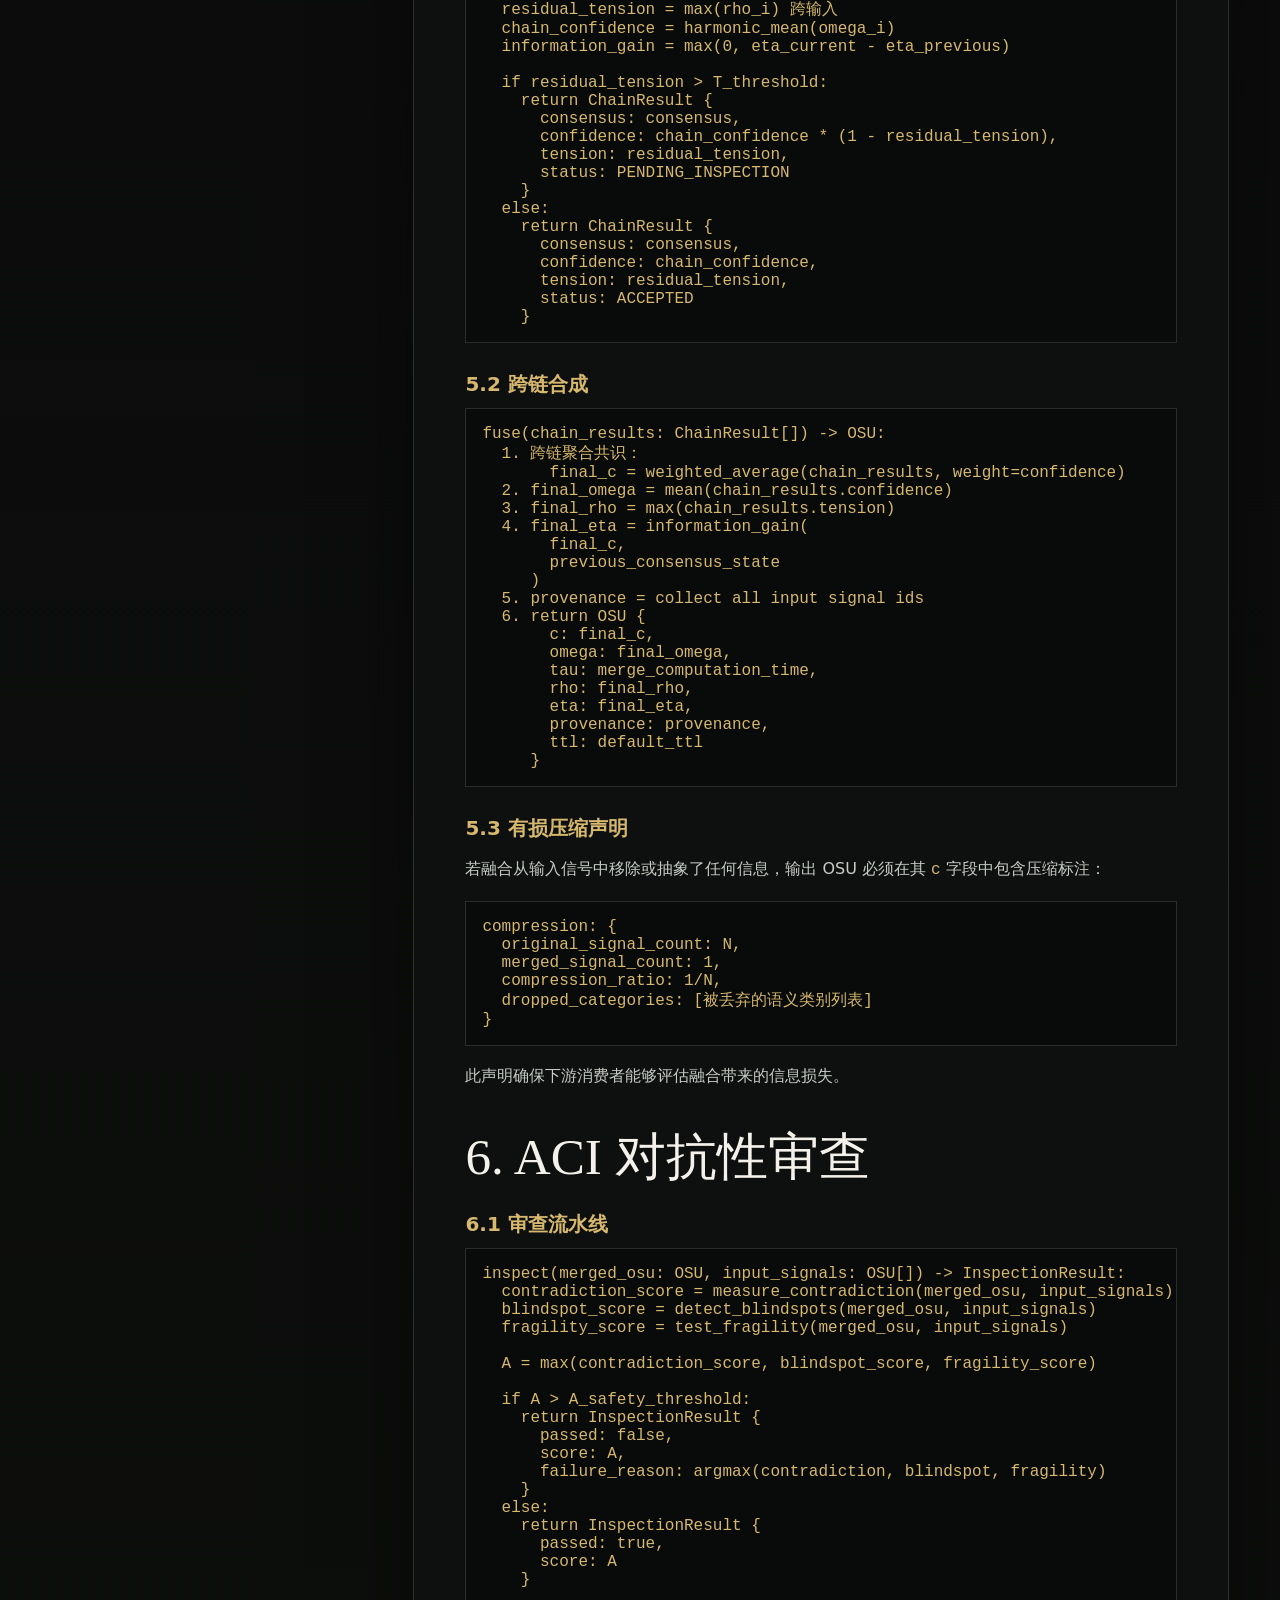
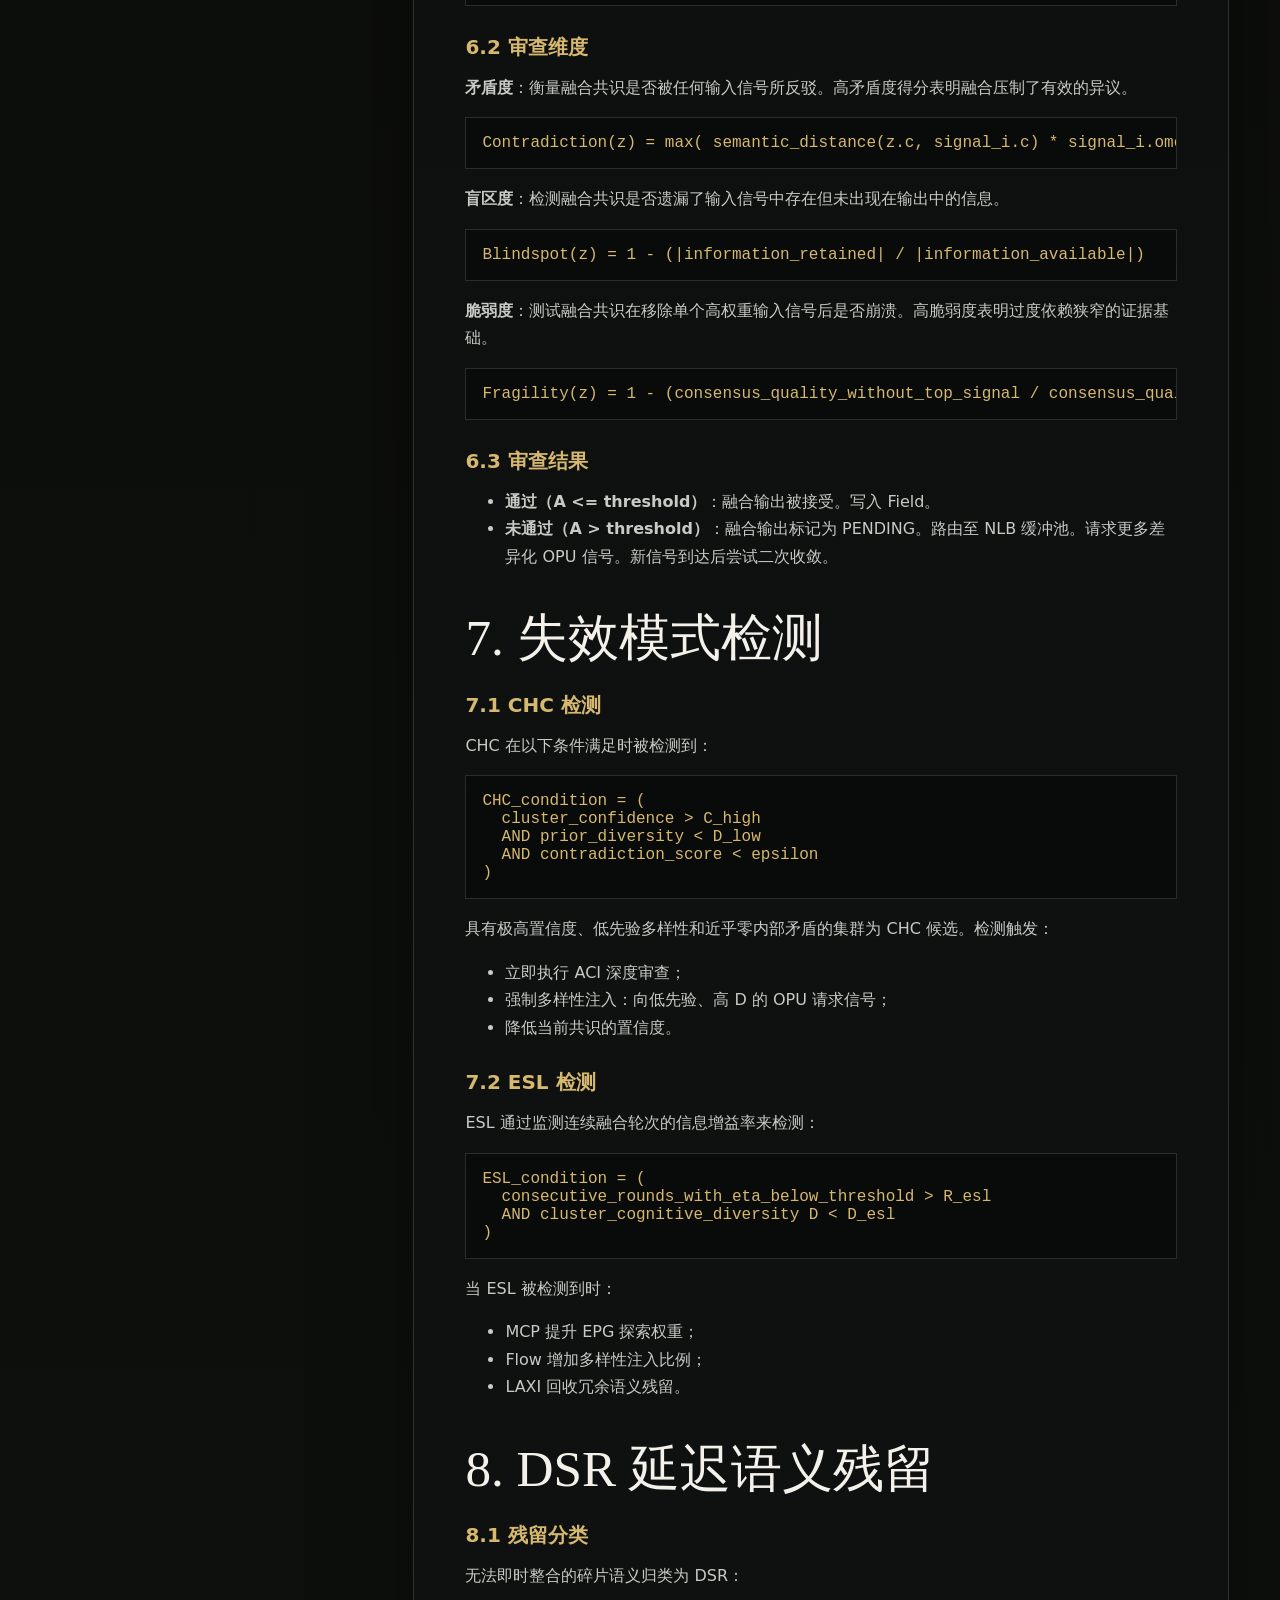
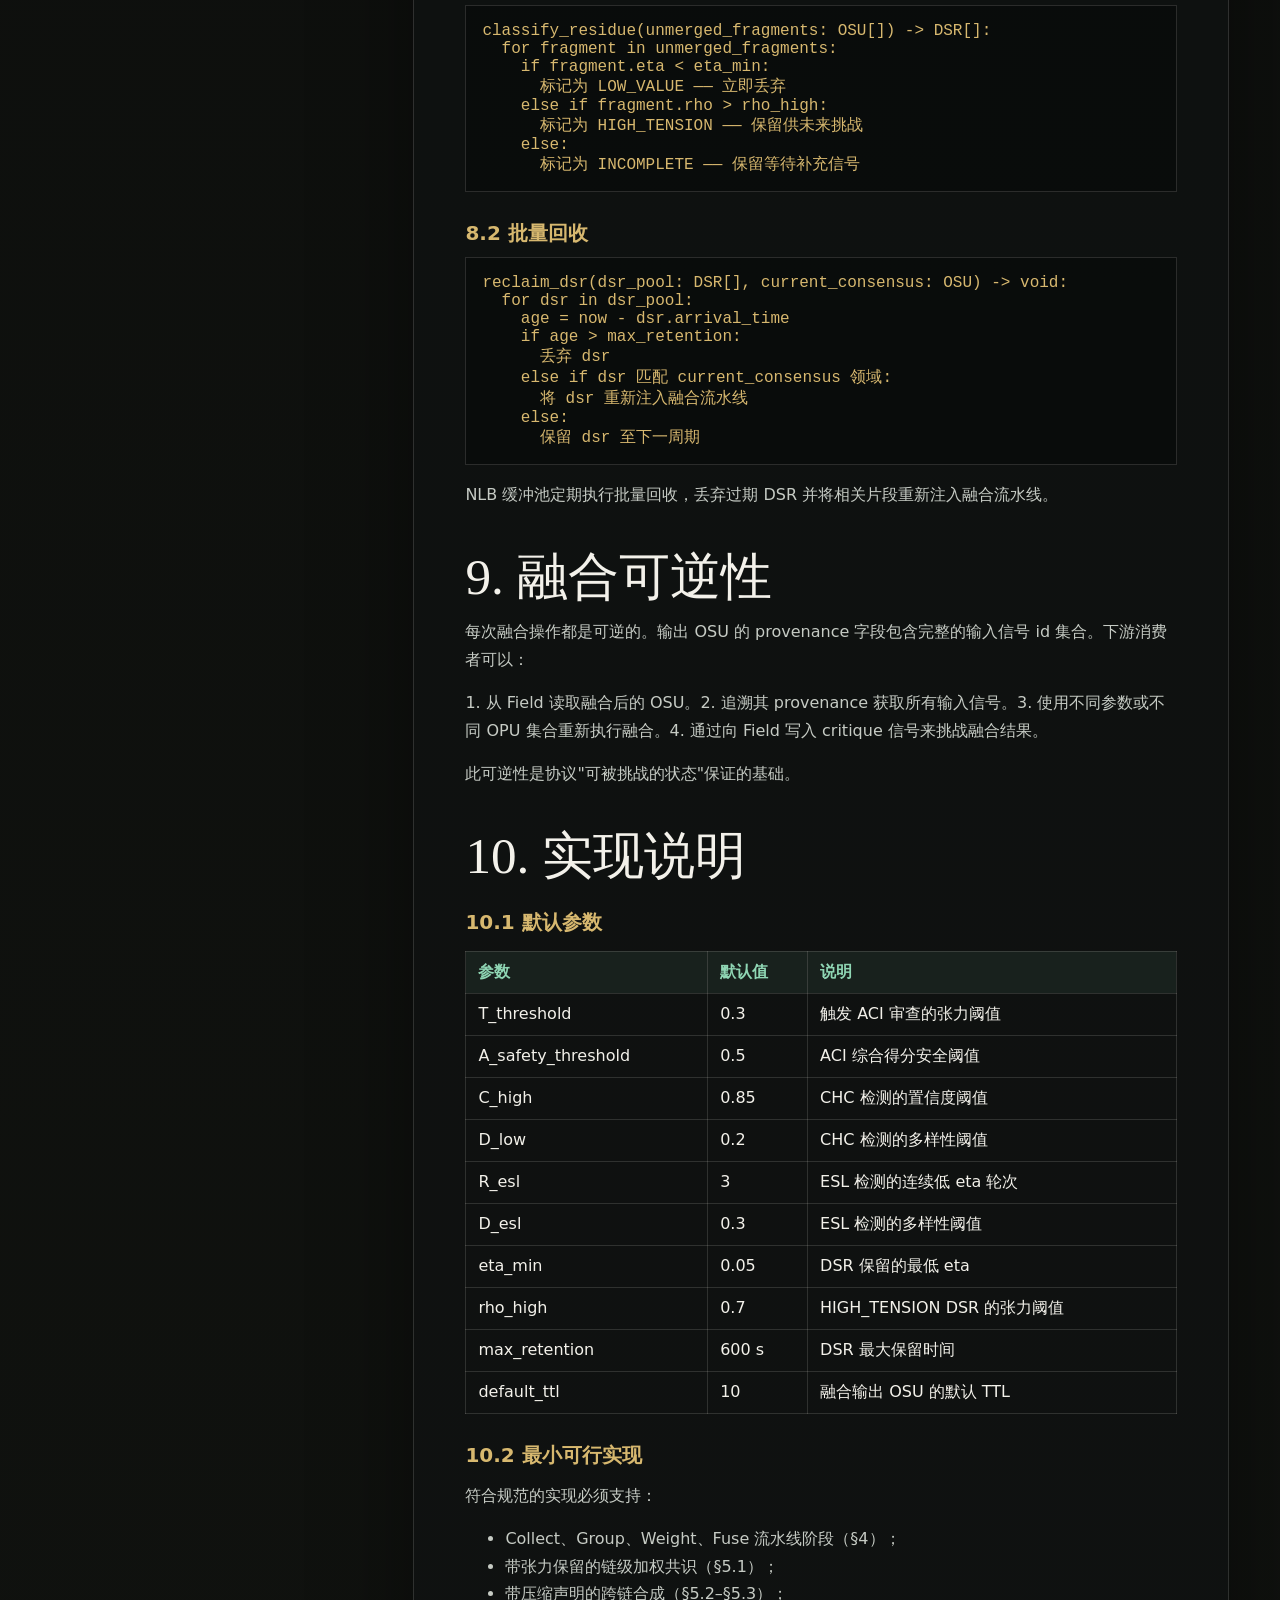
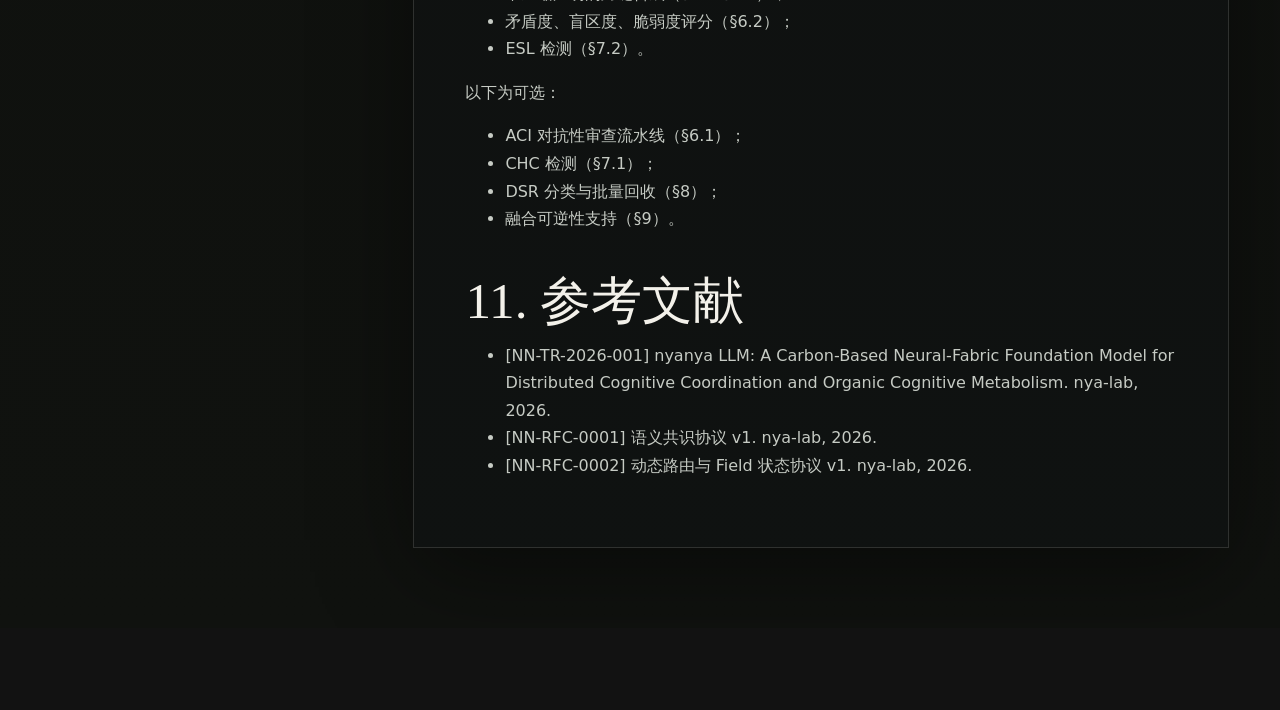
<file: docs/wiki/NN-RFC-0003-cn.html>
<!doctype html>
<html lang="zh-CN">
  <head>
    <meta charset="utf-8">
    <meta name="viewport" content="width=device-width, initial-scale=1">
    <title>NN-RFC-0003 · nya-lab wiki</title>
    <link rel="stylesheet" href="../styles.css">
  </head>
  <body class="wiki-body">
    <header class="topbar">
      <a class="mark" href="../index.html#console" aria-label="nya-lab home">
        <span class="mark-symbol" aria-hidden="true" data-final="：꒱ nya-lab">：꒱ <span class="lab-name"><strong>n</strong>ya-lab</span></span>
      </a>
      <nav aria-label="Wiki navigation">
        <a href="index.html">Wiki</a>
        <a href="../index.html#field">Field</a>
        <a href="../index.html#archive">Archive</a>
      </nav>
    </header>
    <main class="wiki-layout">
      <aside class="wiki-sidebar">
        <p class="eyebrow">协议</p>
        <h1>NN-RFC-0003</h1>
        <p>Version 1</p>
        <a class="wiki-source" href="../../docs/rfc/NN-RFC-0003-cn.md">源文件</a>
        <p class="lang-switch"><span>中文</span> | <a href="NN-RFC-0003.html">EN</a></p>
        <nav aria-label="Table of contents"><a class="toc-l1" href="#nn-rfc-0003">NN-RFC-0003</a><a class="toc-l1" href="#语义融合协议">语义融合协议</a><a class="toc-l2" href="#摘要">摘要</a><a class="toc-l2" href="#状态">状态</a><a class="toc-l2" href="#1-术语">1. 术语</a><a class="toc-l2" href="#2-协议目标">2. 协议目标</a><a class="toc-l2" href="#3-非目标">3. 非目标</a><a class="toc-l2" href="#4-融合流水线">4. 融合流水线</a><a class="toc-l3" href="#41-流水线阶段">4.1 流水线阶段</a><a class="toc-l3" href="#42-collect-阶段">4.2 Collect 阶段</a><a class="toc-l3" href="#43-group-阶段">4.3 Group 阶段</a><a class="toc-l2" href="#5-加权共识">5. 加权共识</a><a class="toc-l3" href="#51-链级融合">5.1 链级融合</a><a class="toc-l3" href="#52-跨链合成">5.2 跨链合成</a><a class="toc-l3" href="#53-有损压缩声明">5.3 有损压缩声明</a><a class="toc-l2" href="#6-aci-对抗性审查">6. ACI 对抗性审查</a><a class="toc-l3" href="#61-审查流水线">6.1 审查流水线</a><a class="toc-l3" href="#62-审查维度">6.2 审查维度</a><a class="toc-l3" href="#63-审查结果">6.3 审查结果</a><a class="toc-l2" href="#7-失效模式检测">7. 失效模式检测</a><a class="toc-l3" href="#71-chc-检测">7.1 CHC 检测</a><a class="toc-l3" href="#72-esl-检测">7.2 ESL 检测</a><a class="toc-l2" href="#8-dsr-延迟语义残留">8. DSR 延迟语义残留</a><a class="toc-l3" href="#81-残留分类">8.1 残留分类</a><a class="toc-l3" href="#82-批量回收">8.2 批量回收</a><a class="toc-l2" href="#9-融合可逆性">9. 融合可逆性</a><a class="toc-l2" href="#10-实现说明">10. 实现说明</a><a class="toc-l3" href="#101-默认参数">10.1 默认参数</a><a class="toc-l3" href="#102-最小可行实现">10.2 最小可行实现</a><a class="toc-l2" href="#11-参考文献">11. 参考文献</a></nav>
      </aside>
      <article class="wiki-article"><h1 id="nn-rfc-0003">NN-RFC-0003</h1>
<h1 id="语义融合协议">语义融合协议</h1>
<p>Version 1</p>
<h2 id="摘要">摘要</h2>
<p>语义融合协议定义了 nyanya LLM Agent 如何将部分 OSU 解释聚合、协调和合成为协调共识状态。本协议规定了融合流程、张力保留规则、ACI 对抗性审查流水线、CHC 与 ESL 失效模式检测，以及 DSR 延迟残留处理。本协议是 NN-RFC-0001 §5 中融合规则的执行层。</p>
<h2 id="状态">状态</h2>
<p>协议规范。</p>
<p>参考文献：<a href="https://github.com/nya-lab/NN-TR-2026-001">NN-TR-2026-001</a>，<a href="https://github.com/nya-lab/NN-RFC-0001">NN-RFC-0001</a>。</p>
<h2 id="1-术语">1. 术语</h2>
<p><code>Merge</code>（融合）</p>
<p>将张力消解为协调状态的行为。Merge 是 nyanya LLM 流水线的第四阶段（Split → Flow → Field → Merge → Speak）。一次有效的融合应当保留未消解的张力，声明有损压缩，并允许结果状态被挑战。</p>
<p><code>Consensus Cluster</code>（共识簇）</p>
<p>共享来源链且已收敛至兼容解释的一组 OSU 信号。共识簇不是最终答案——它是可被未来信号挑战的候选状态。</p>
<p><code>Tension Preservation</code>（张力保留）</p>
<p>未消解的分歧必须在融合输出中继续传递的规则。张力不被消除，而是编码在输出 OSU 的 rho 字段中。</p>
<p><code>CHC</code>（碳基级联认知偏差）</p>
<p>Cascade High-Confidence Cognitive Bias。一种失效模式：多个 OPU 基于共享的缺陷先验达到统一的高置信共识。CHC 比单单元偏差更危险，因为群体置信度掩盖了底层逻辑缺陷。</p>
<p><code>ESL</code>（回声语义闭环）</p>
<p>Echo Semantic Loop。一种失效模式：OPU 之间反复循环相似表述，产生不断扩展的文本但新增有效信息趋近于零。ESL 由认知多样性密度 D 严重过低引发。</p>
<p><code>DSR</code>（延迟语义残留）</p>
<p>Deferred Semantic Residue。无法即时整合到共识中的碎片语义。DSR 存储在 NLB 缓冲池中，等待延迟批量回收。</p>
<h2 id="2-协议目标">2. 协议目标</h2>
<p>本协议优化以下目标：</p>
<ul>
<li>从异构输入中计算加权共识；</li>
<li>可追溯的分歧保留；</li>
<li>CHC 与 ESL 失效模式检测；</li>
<li>可逆融合决策；</li>
<li>高张力场景下的优雅降级。</li>
</ul>
<h2 id="3-非目标">3. 非目标</h2>
<p>本协议不判定任何信号的真值。</p>
<p>本协议不保证所有张力都将被消解。</p>
<p>本协议不定义 Speak 阶段输出格式。</p>
<p>本协议不管理 OPU 生命周期或路由——这些由 Flow 和 OCML 处理。</p>
<h2 id="4-融合流水线">4. 融合流水线</h2>
<h3 id="41-流水线阶段">4.1 流水线阶段</h3>
<pre><code>Merge Pipeline:
  Collect → Group → Weight → Fuse → Inspect → Output</code></pre>
<p>1. <strong>Collect</strong>：从 Field 收集当前任务窗口的所有 OSU 信号。2. <strong>Group</strong>：按来源链对信号分区。3. <strong>Weight</strong>：在每条链内计算加权共识。4. <strong>Fuse</strong>：从链级结果组合统一输出 OSU。5. <strong>Inspect</strong>：对融合输出执行 ACI 对抗性审查。6. <strong>Output</strong>：将融合后的 OSU 写入 Field，若审查未通过则延迟至 NLB。</p>
<h3 id="42-collect-阶段">4.2 Collect 阶段</h3>
<pre><code>collect(field, task_window) -&gt; OSU[]:
  return field.read({
    time_window: task_window,
    ttl &gt; 0,
    category != NOISE
  })</code></pre>
<p>NOISE 类别信号被排除在融合输入之外，以防止稀释共识质量。</p>
<h3 id="43-group-阶段">4.3 Group 阶段</h3>
<pre><code>group(signals) -&gt; Map&lt;provenance_chain, OSU[]&gt;:
  chains = {}
  for signal in signals:
    chain_id = hash(signal.provenance)
    chains[chain_id].append(signal)
  return chains</code></pre>
<p>无来源的信号（Split 阶段的根信号）形成各自的单例链。</p>
<h2 id="5-加权共识">5. 加权共识</h2>
<h3 id="51-链级融合">5.1 链级融合</h3>
<p>对每条来源链，融合流程计算加权共识：</p>
<pre><code>merge_chain(signals: OSU[]) -&gt; ChainResult:
  consensus = Σ(omega_i * c_i) / Σ(omega_i)
  residual_tension = max(rho_i) 跨输入
  chain_confidence = harmonic_mean(omega_i)
  information_gain = max(0, eta_current - eta_previous)

  if residual_tension &gt; T_threshold:
    return ChainResult {
      consensus: consensus,
      confidence: chain_confidence * (1 - residual_tension),
      tension: residual_tension,
      status: PENDING_INSPECTION
    }
  else:
    return ChainResult {
      consensus: consensus,
      confidence: chain_confidence,
      tension: residual_tension,
      status: ACCEPTED
    }</code></pre>
<h3 id="52-跨链合成">5.2 跨链合成</h3>
<pre><code>fuse(chain_results: ChainResult[]) -&gt; OSU:
  1. 跨链聚合共识：
       final_c = weighted_average(chain_results, weight=confidence)
  2. final_omega = mean(chain_results.confidence)
  3. final_rho = max(chain_results.tension)
  4. final_eta = information_gain(
       final_c,
       previous_consensus_state
     )
  5. provenance = collect all input signal ids
  6. return OSU {
       c: final_c,
       omega: final_omega,
       tau: merge_computation_time,
       rho: final_rho,
       eta: final_eta,
       provenance: provenance,
       ttl: default_ttl
     }</code></pre>
<h3 id="53-有损压缩声明">5.3 有损压缩声明</h3>
<p>若融合从输入信号中移除或抽象了任何信息，输出 OSU 必须在其 <code>c</code> 字段中包含压缩标注：</p>
<pre><code>compression: {
  original_signal_count: N,
  merged_signal_count: 1,
  compression_ratio: 1/N,
  dropped_categories: [被丢弃的语义类别列表]
}</code></pre>
<p>此声明确保下游消费者能够评估融合带来的信息损失。</p>
<h2 id="6-aci-对抗性审查">6. ACI 对抗性审查</h2>
<h3 id="61-审查流水线">6.1 审查流水线</h3>
<pre><code>inspect(merged_osu: OSU, input_signals: OSU[]) -&gt; InspectionResult:
  contradiction_score = measure_contradiction(merged_osu, input_signals)
  blindspot_score = detect_blindspots(merged_osu, input_signals)
  fragility_score = test_fragility(merged_osu, input_signals)

  A = max(contradiction_score, blindspot_score, fragility_score)

  if A &gt; A_safety_threshold:
    return InspectionResult {
      passed: false,
      score: A,
      failure_reason: argmax(contradiction, blindspot, fragility)
    }
  else:
    return InspectionResult {
      passed: true,
      score: A
    }</code></pre>
<h3 id="62-审查维度">6.2 审查维度</h3>
<p><strong>矛盾度</strong>：衡量融合共识是否被任何输入信号所反驳。高矛盾度得分表明融合压制了有效的异议。</p>
<pre><code>Contradiction(z) = max( semantic_distance(z.c, signal_i.c) * signal_i.omega )</code></pre>
<p><strong>盲区度</strong>：检测融合共识是否遗漏了输入信号中存在但未出现在输出中的信息。</p>
<pre><code>Blindspot(z) = 1 - (|information_retained| / |information_available|)</code></pre>
<p><strong>脆弱度</strong>：测试融合共识在移除单个高权重输入信号后是否崩溃。高脆弱度表明过度依赖狭窄的证据基础。</p>
<pre><code>Fragility(z) = 1 - (consensus_quality_without_top_signal / consensus_quality_with_all_signals)</code></pre>
<h3 id="63-审查结果">6.3 审查结果</h3>
<ul>
<li><strong>通过（A &lt;= threshold）</strong>：融合输出被接受。写入 Field。</li>
<li><strong>未通过（A &gt; threshold）</strong>：融合输出标记为 PENDING。路由至 NLB 缓冲池。请求更多差异化 OPU 信号。新信号到达后尝试二次收敛。</li>
</ul>
<h2 id="7-失效模式检测">7. 失效模式检测</h2>
<h3 id="71-chc-检测">7.1 CHC 检测</h3>
<p>CHC 在以下条件满足时被检测到：</p>
<pre><code>CHC_condition = (
  cluster_confidence &gt; C_high
  AND prior_diversity &lt; D_low
  AND contradiction_score &lt; epsilon
)</code></pre>
<p>具有极高置信度、低先验多样性和近乎零内部矛盾的集群为 CHC 候选。检测触发：</p>
<ul>
<li>立即执行 ACI 深度审查；</li>
<li>强制多样性注入：向低先验、高 D 的 OPU 请求信号；</li>
<li>降低当前共识的置信度。</li>
</ul>
<h3 id="72-esl-检测">7.2 ESL 检测</h3>
<p>ESL 通过监测连续融合轮次的信息增益率来检测：</p>
<pre><code>ESL_condition = (
  consecutive_rounds_with_eta_below_threshold &gt; R_esl
  AND cluster_cognitive_diversity D &lt; D_esl
)</code></pre>
<p>当 ESL 被检测到时：</p>
<ul>
<li>MCP 提升 EPG 探索权重；</li>
<li>Flow 增加多样性注入比例；</li>
<li>LAXI 回收冗余语义残留。</li>
</ul>
<h2 id="8-dsr-延迟语义残留">8. DSR 延迟语义残留</h2>
<h3 id="81-残留分类">8.1 残留分类</h3>
<p>无法即时整合的碎片语义归类为 DSR：</p>
<pre><code>classify_residue(unmerged_fragments: OSU[]) -&gt; DSR[]:
  for fragment in unmerged_fragments:
    if fragment.eta &lt; eta_min:
      标记为 LOW_VALUE —— 立即丢弃
    else if fragment.rho &gt; rho_high:
      标记为 HIGH_TENSION —— 保留供未来挑战
    else:
      标记为 INCOMPLETE —— 保留等待补充信号</code></pre>
<h3 id="82-批量回收">8.2 批量回收</h3>
<pre><code>reclaim_dsr(dsr_pool: DSR[], current_consensus: OSU) -&gt; void:
  for dsr in dsr_pool:
    age = now - dsr.arrival_time
    if age &gt; max_retention:
      丢弃 dsr
    else if dsr 匹配 current_consensus 领域:
      将 dsr 重新注入融合流水线
    else:
      保留 dsr 至下一周期</code></pre>
<p>NLB 缓冲池定期执行批量回收，丢弃过期 DSR 并将相关片段重新注入融合流水线。</p>
<h2 id="9-融合可逆性">9. 融合可逆性</h2>
<p>每次融合操作都是可逆的。输出 OSU 的 provenance 字段包含完整的输入信号 id 集合。下游消费者可以：</p>
<p>1. 从 Field 读取融合后的 OSU。2. 追溯其 provenance 获取所有输入信号。3. 使用不同参数或不同 OPU 集合重新执行融合。4. 通过向 Field 写入 critique 信号来挑战融合结果。</p>
<p>此可逆性是协议"可被挑战的状态"保证的基础。</p>
<h2 id="10-实现说明">10. 实现说明</h2>
<h3 id="101-默认参数">10.1 默认参数</h3>
<div class="wiki-table-wrap"><table class="wiki-table"><thead><tr><th>参数</th><th>默认值</th><th>说明</th></tr></thead><tbody><tr><td>T_threshold</td><td>0.3</td><td>触发 ACI 审查的张力阈值</td></tr><tr><td>A_safety_threshold</td><td>0.5</td><td>ACI 综合得分安全阈值</td></tr><tr><td>C_high</td><td>0.85</td><td>CHC 检测的置信度阈值</td></tr><tr><td>D_low</td><td>0.2</td><td>CHC 检测的多样性阈值</td></tr><tr><td>R_esl</td><td>3</td><td>ESL 检测的连续低 eta 轮次</td></tr><tr><td>D_esl</td><td>0.3</td><td>ESL 检测的多样性阈值</td></tr><tr><td>eta_min</td><td>0.05</td><td>DSR 保留的最低 eta</td></tr><tr><td>rho_high</td><td>0.7</td><td>HIGH_TENSION DSR 的张力阈值</td></tr><tr><td>max_retention</td><td>600 s</td><td>DSR 最大保留时间</td></tr><tr><td>default_ttl</td><td>10</td><td>融合输出 OSU 的默认 TTL</td></tr></tbody></table></div>
<h3 id="102-最小可行实现">10.2 最小可行实现</h3>
<p>符合规范的实现必须支持：</p>
<ul>
<li>Collect、Group、Weight、Fuse 流水线阶段（§4）；</li>
<li>带张力保留的链级加权共识（§5.1）；</li>
<li>带压缩声明的跨链合成（§5.2–§5.3）；</li>
<li>矛盾度、盲区度、脆弱度评分（§6.2）；</li>
<li>ESL 检测（§7.2）。</li>
</ul>
<p>以下为可选：</p>
<ul>
<li>ACI 对抗性审查流水线（§6.1）；</li>
<li>CHC 检测（§7.1）；</li>
<li>DSR 分类与批量回收（§8）；</li>
<li>融合可逆性支持（§9）。</li>
</ul>
<h2 id="11-参考文献">11. 参考文献</h2>
<ul>
<li>[NN-TR-2026-001] nyanya LLM: A Carbon-Based Neural-Fabric Foundation Model for Distributed Cognitive Coordination and Organic Cognitive Metabolism. nya-lab, 2026.</li>
<li>[NN-RFC-0001] 语义共识协议 v1. nya-lab, 2026.</li>
<li>[NN-RFC-0002] 动态路由与 Field 状态协议 v1. nya-lab, 2026.</li>
</ul></article>
    </main>
  </body>
</html>
</file>
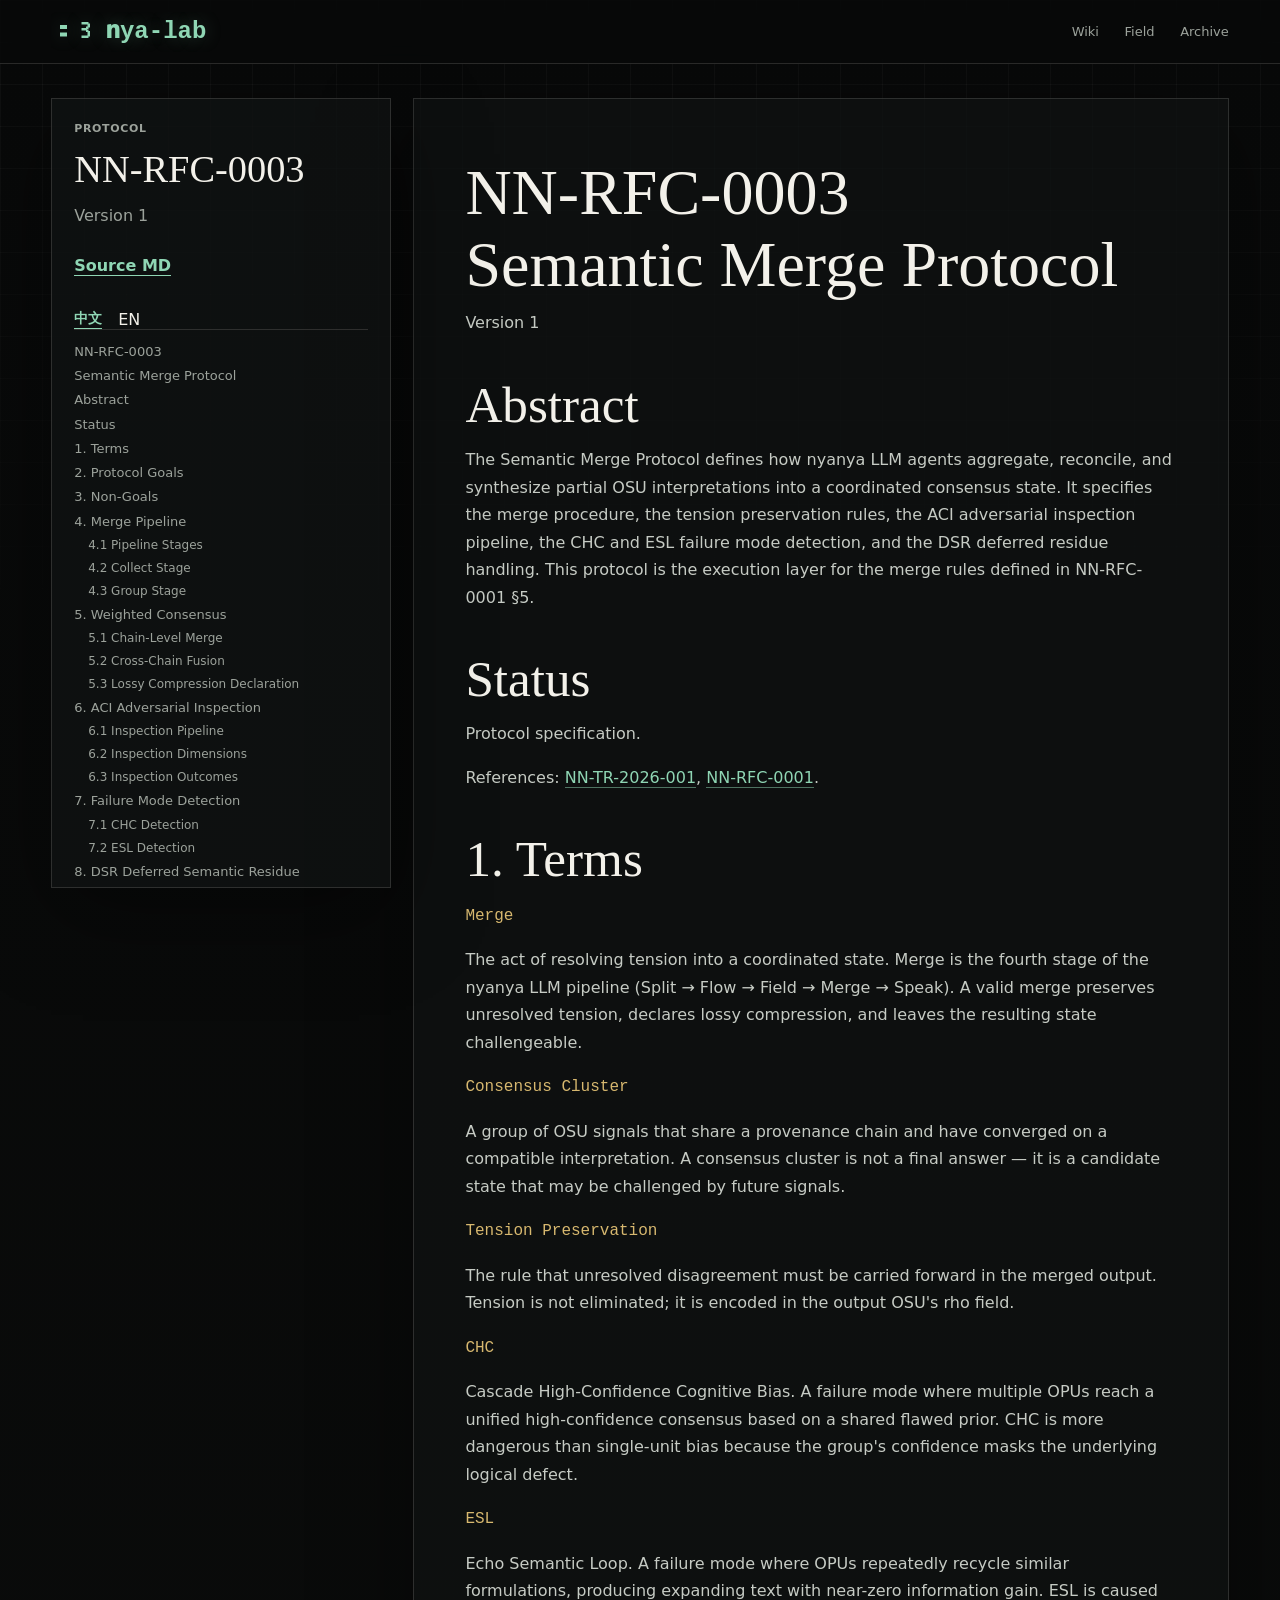
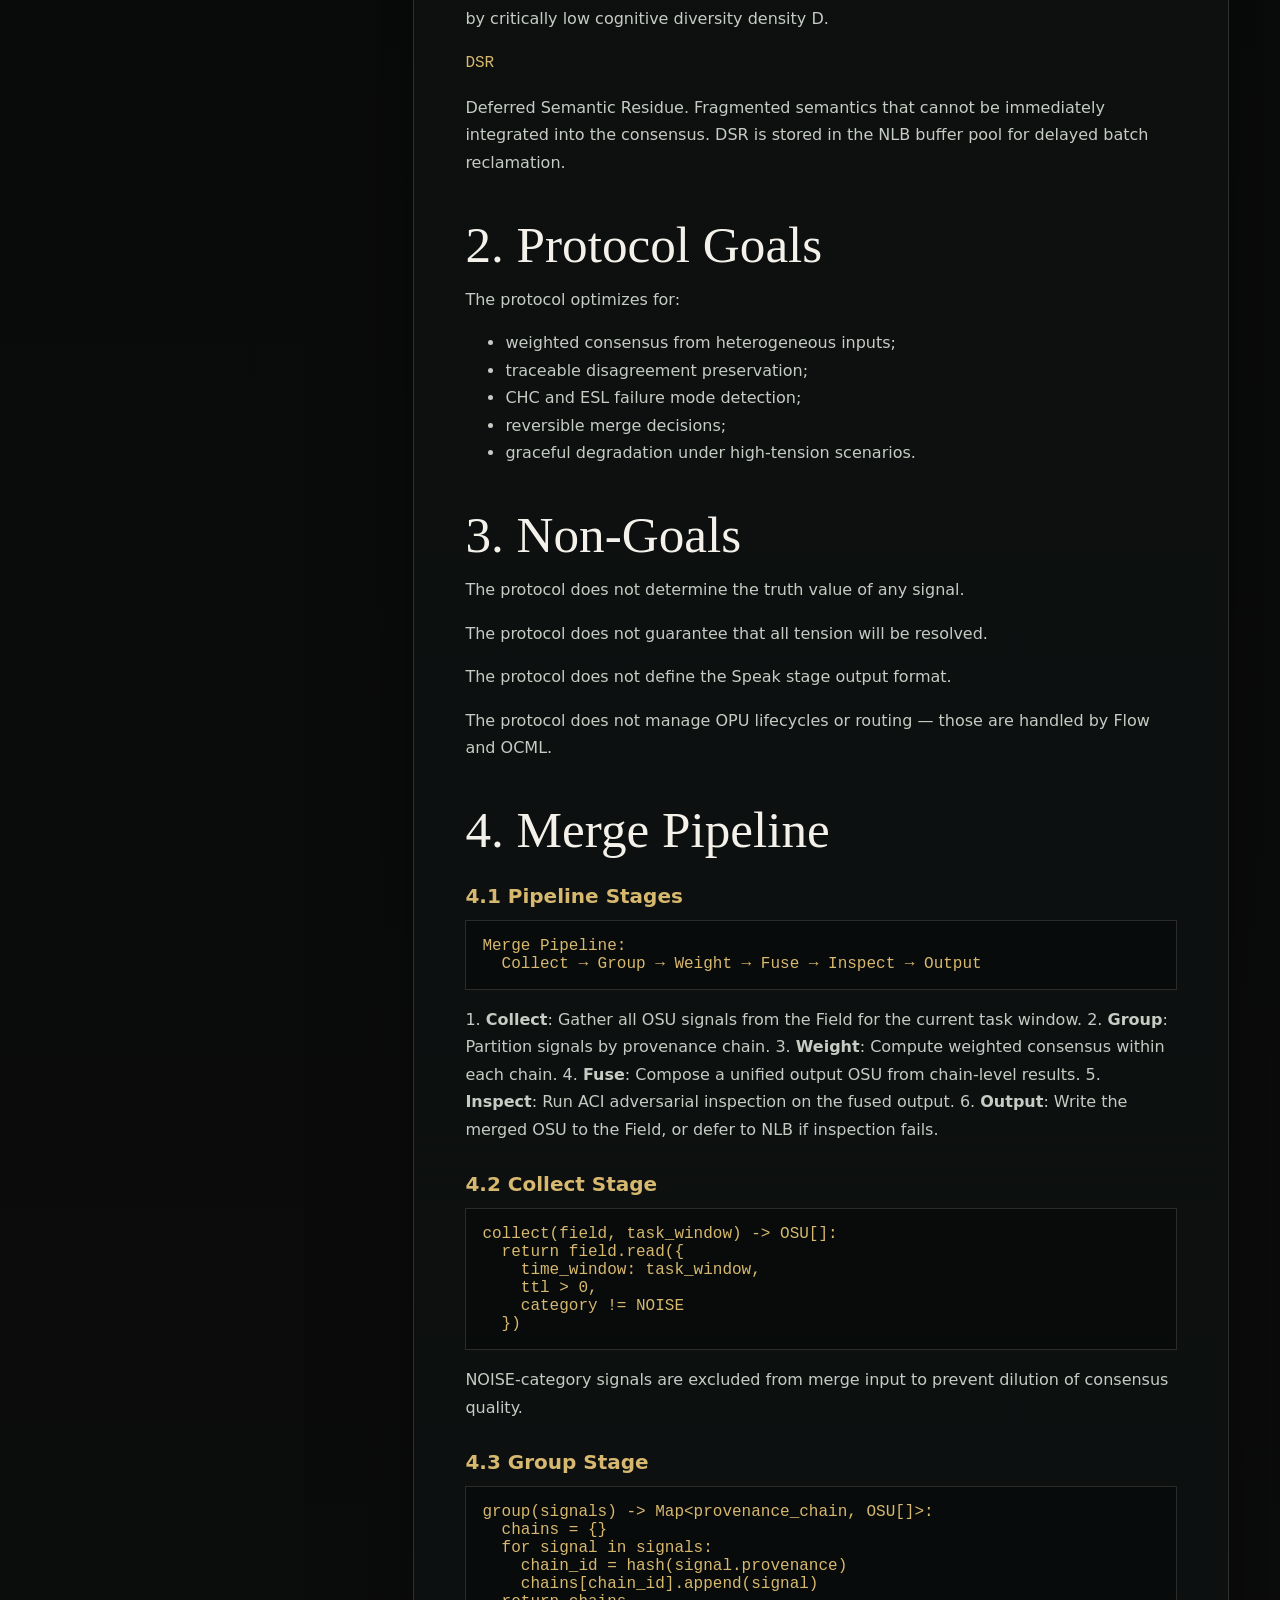
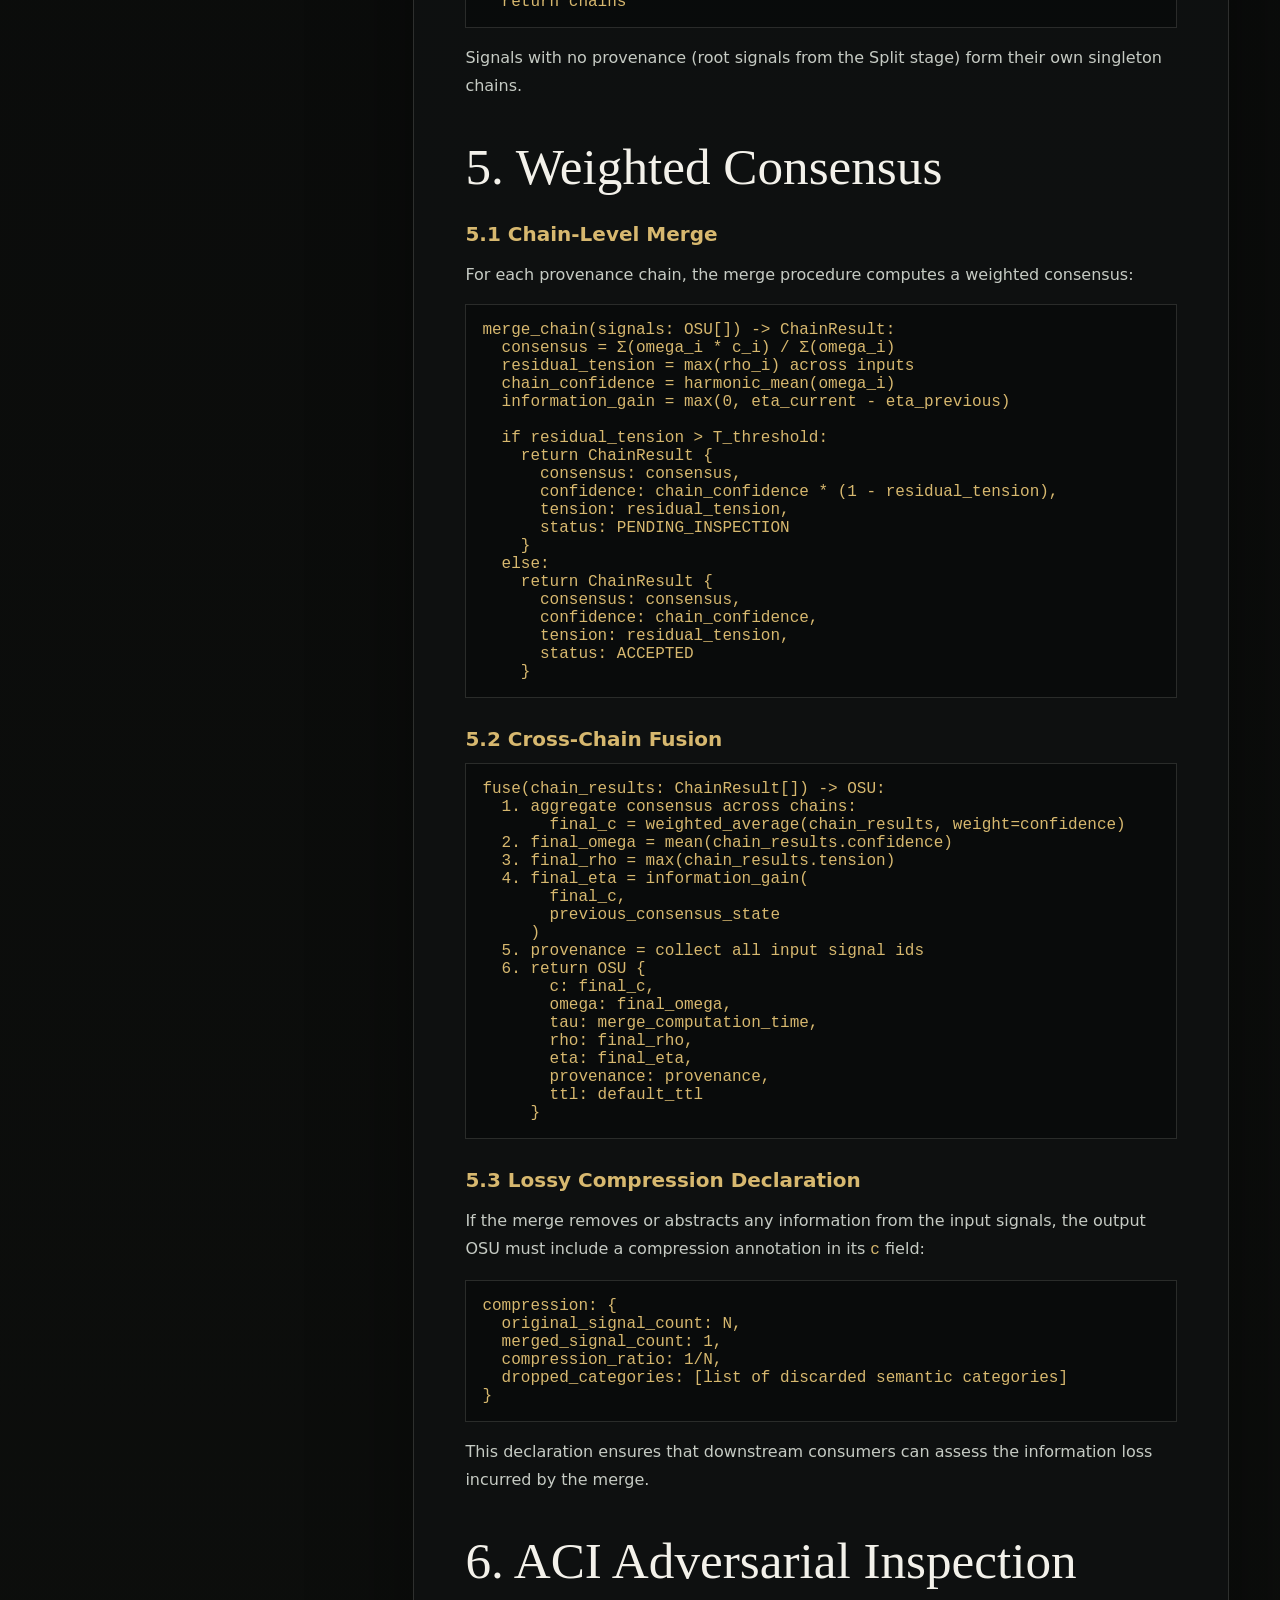
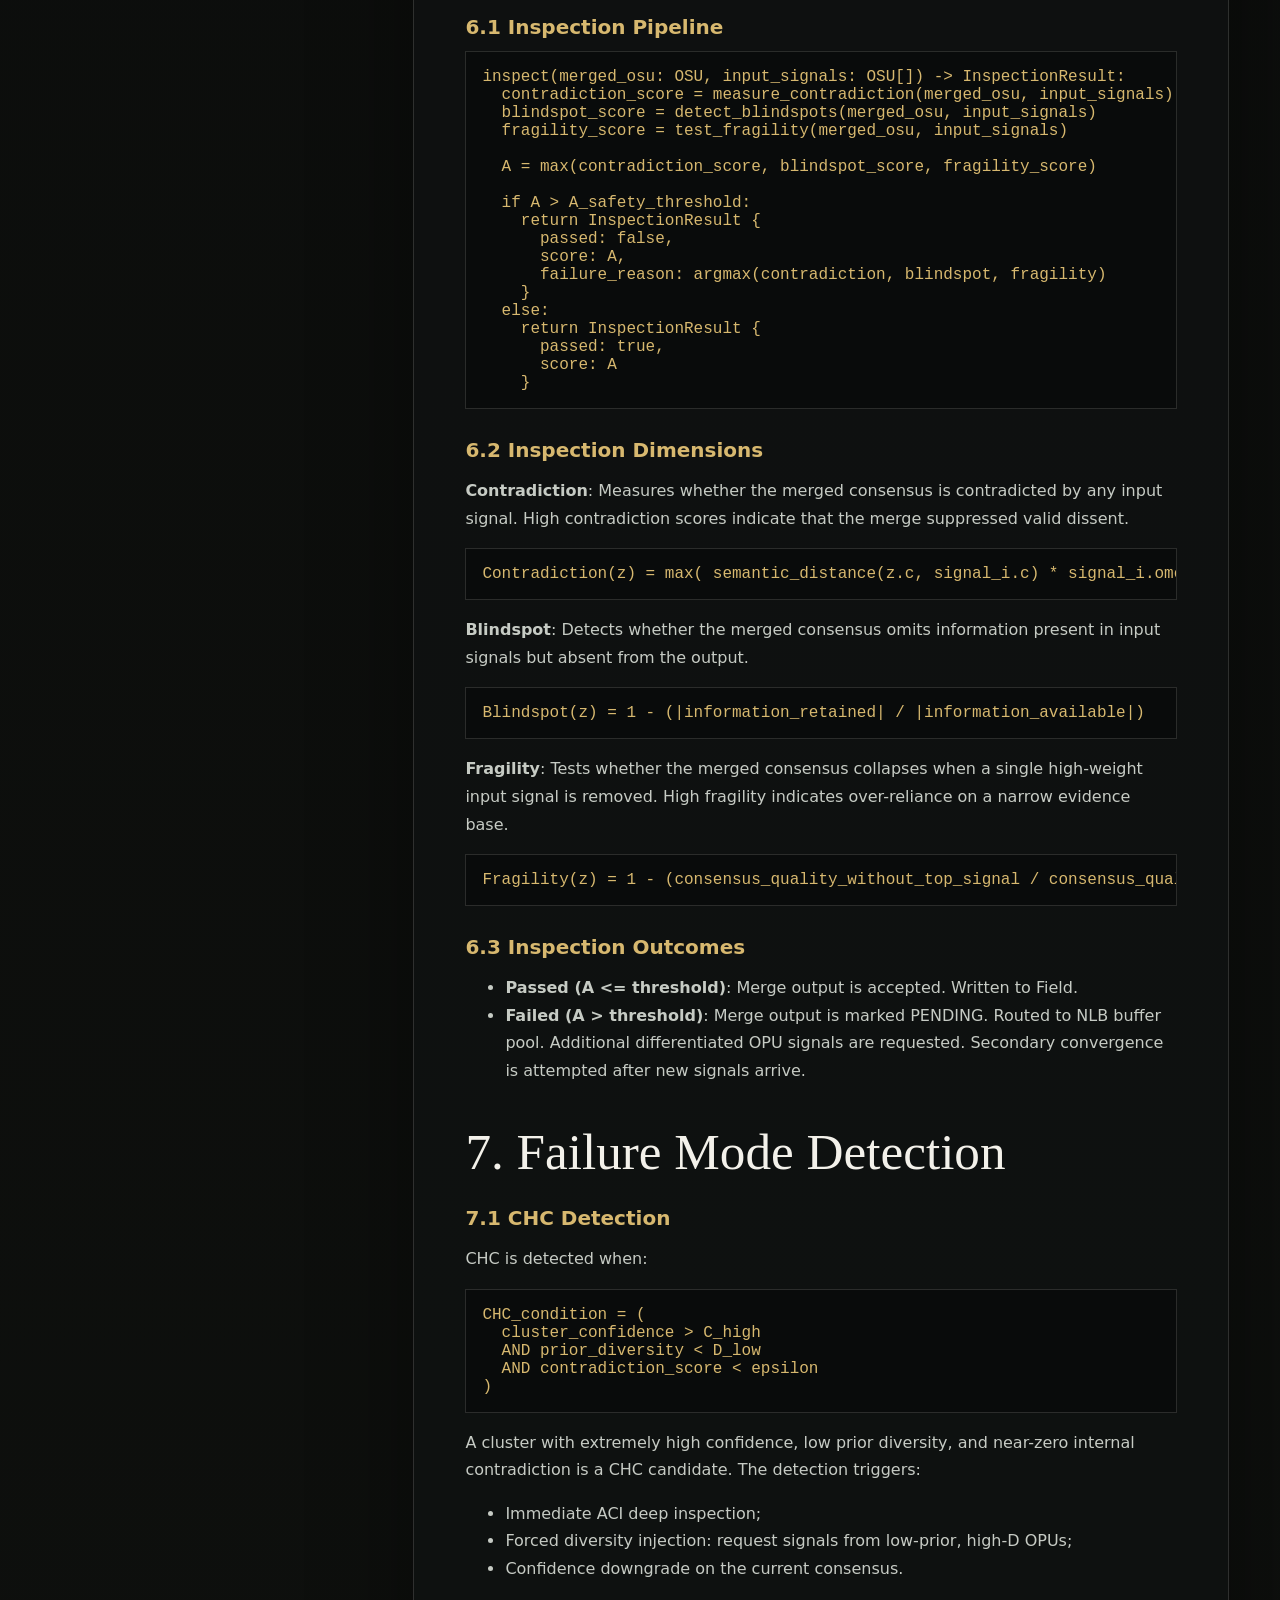
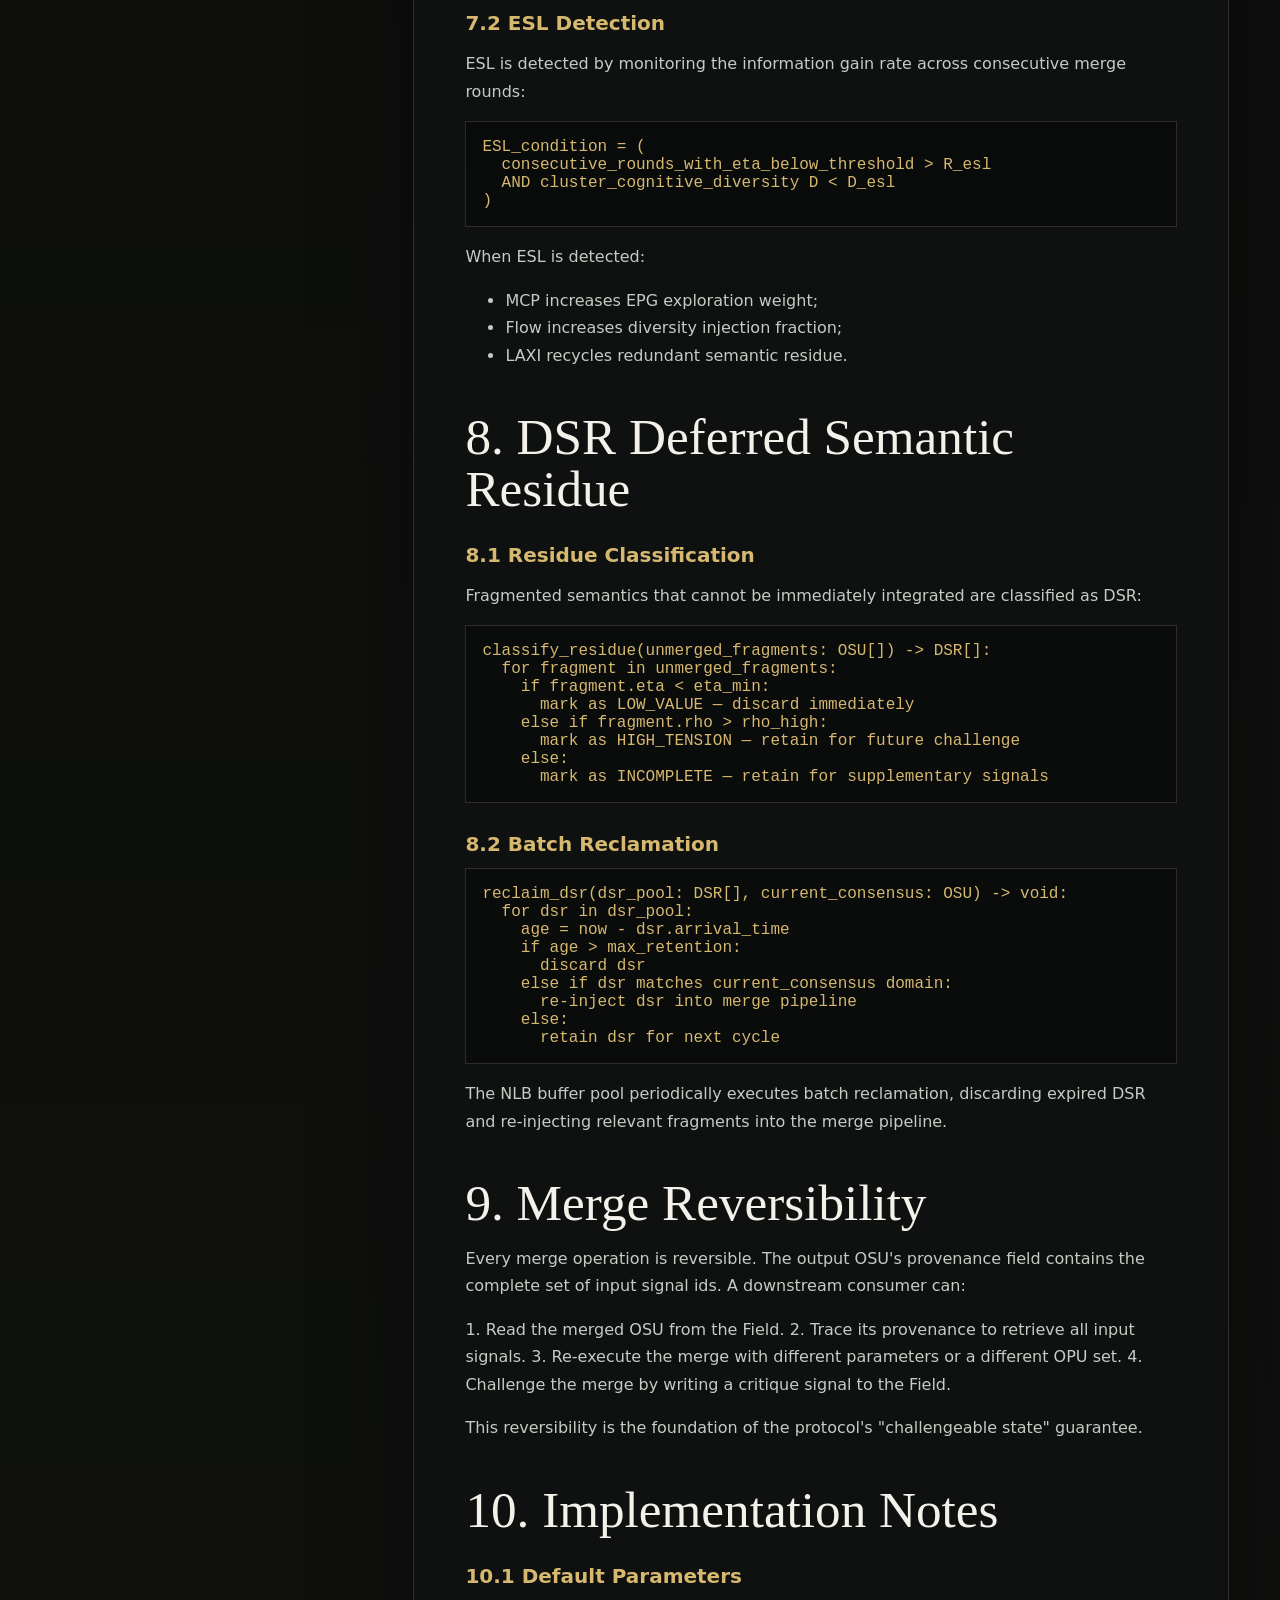
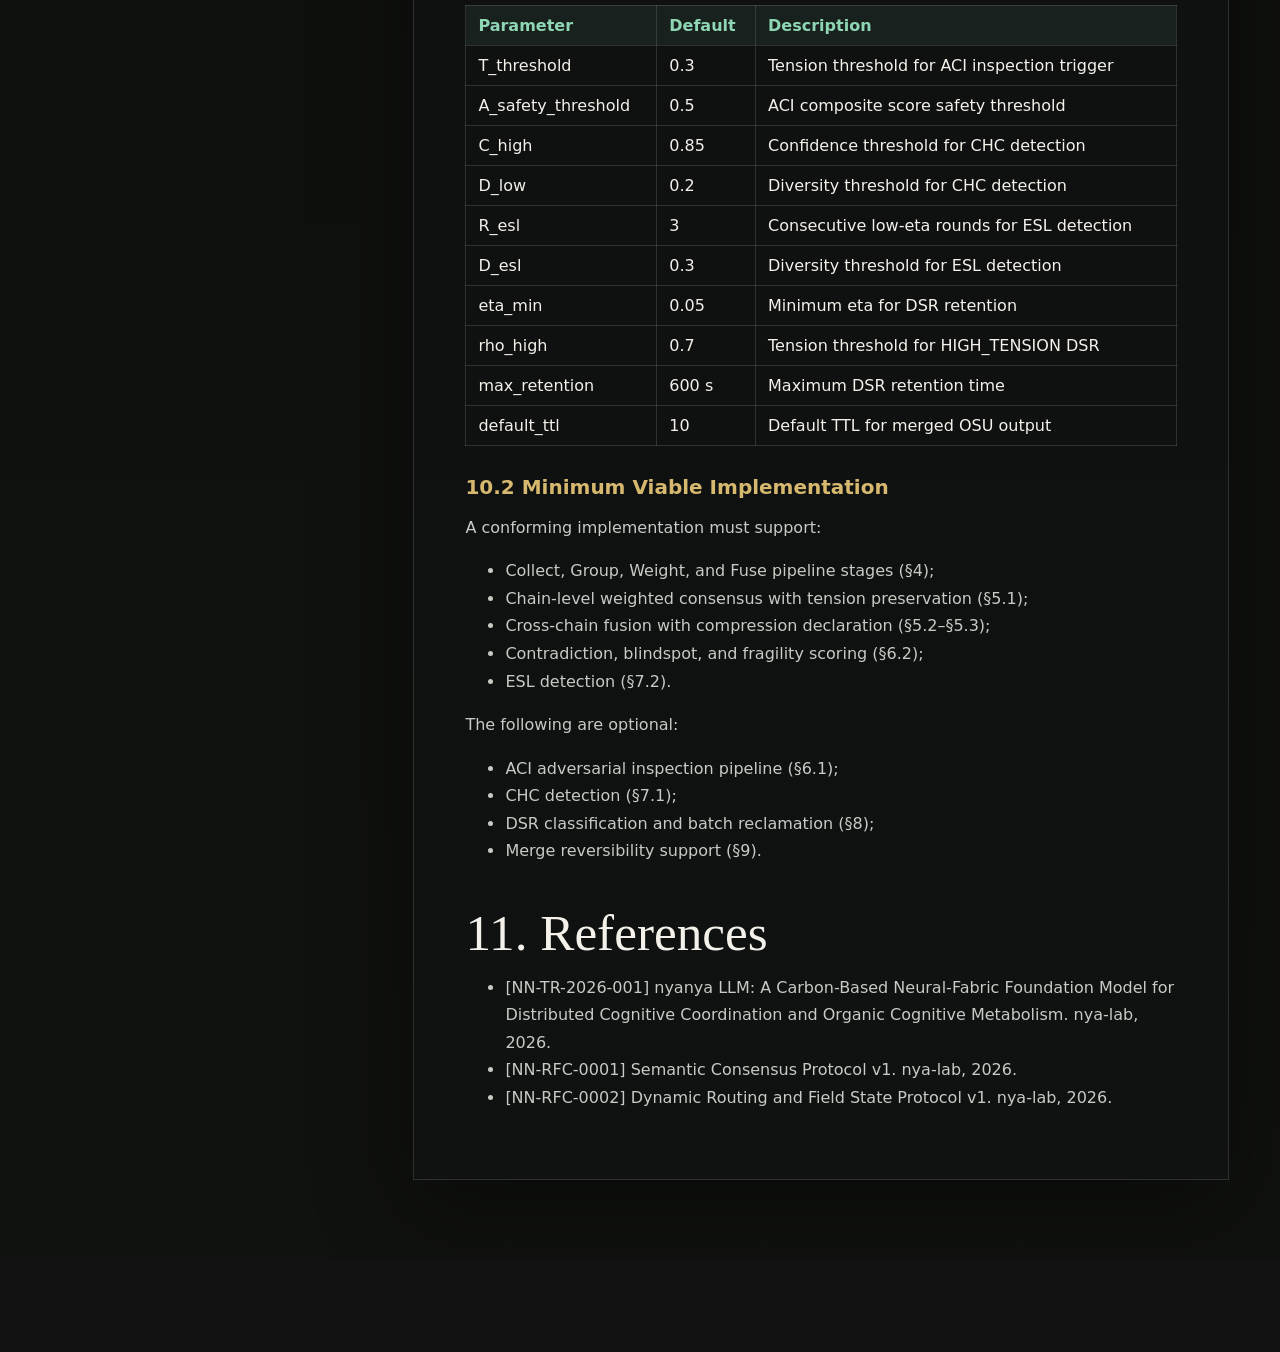
<file: docs/wiki/NN-RFC-0003.html>
<!doctype html>
<html lang="zh-CN">
  <head>
    <meta charset="utf-8">
    <meta name="viewport" content="width=device-width, initial-scale=1">
    <title>NN-RFC-0003 · nya-lab wiki</title>
    <link rel="stylesheet" href="../styles.css">
  </head>
  <body class="wiki-body">
    <header class="topbar">
      <a class="mark" href="../index.html" aria-label="nya-lab home">
        <span class="mark-symbol" aria-hidden="true" data-final="：꒱ nya-lab">：꒱ <span class="lab-name"><strong>n</strong>ya-lab</span></span>
      </a>
      <nav aria-label="Wiki navigation">
        <a href="index.html">Wiki</a>
        <a href="../index.html#overview">Field</a>
        <a href="../index.html#docs">Archive</a>
      </nav>
    </header>
    <main class="wiki-layout">
      <aside class="wiki-sidebar">
        <p class="eyebrow">Protocol</p>
        <h1>NN-RFC-0003</h1>
        <p>Version 1</p>
        <a class="wiki-source" href="../../docs/rfc/NN-RFC-0003.md">Source MD</a>
        <div class="doc-links">
          <a href="NN-RFC-0003-cn.html">中文</a>
          <span>EN</span>
        </div>
        <nav aria-label="Table of contents"><a class="toc-l1" href="#nn-rfc-0003">NN-RFC-0003</a><a class="toc-l1" href="#semantic-merge-protocol">Semantic Merge Protocol</a><a class="toc-l2" href="#abstract">Abstract</a><a class="toc-l2" href="#status">Status</a><a class="toc-l2" href="#1-terms">1. Terms</a><a class="toc-l2" href="#2-protocol-goals">2. Protocol Goals</a><a class="toc-l2" href="#3-non-goals">3. Non-Goals</a><a class="toc-l2" href="#4-merge-pipeline">4. Merge Pipeline</a><a class="toc-l3" href="#41-pipeline-stages">4.1 Pipeline Stages</a><a class="toc-l3" href="#42-collect-stage">4.2 Collect Stage</a><a class="toc-l3" href="#43-group-stage">4.3 Group Stage</a><a class="toc-l2" href="#5-weighted-consensus">5. Weighted Consensus</a><a class="toc-l3" href="#51-chain-level-merge">5.1 Chain-Level Merge</a><a class="toc-l3" href="#52-cross-chain-fusion">5.2 Cross-Chain Fusion</a><a class="toc-l3" href="#53-lossy-compression-declaration">5.3 Lossy Compression Declaration</a><a class="toc-l2" href="#6-aci-adversarial-inspection">6. ACI Adversarial Inspection</a><a class="toc-l3" href="#61-inspection-pipeline">6.1 Inspection Pipeline</a><a class="toc-l3" href="#62-inspection-dimensions">6.2 Inspection Dimensions</a><a class="toc-l3" href="#63-inspection-outcomes">6.3 Inspection Outcomes</a><a class="toc-l2" href="#7-failure-mode-detection">7. Failure Mode Detection</a><a class="toc-l3" href="#71-chc-detection">7.1 CHC Detection</a><a class="toc-l3" href="#72-esl-detection">7.2 ESL Detection</a><a class="toc-l2" href="#8-dsr-deferred-semantic-residue">8. DSR Deferred Semantic Residue</a><a class="toc-l3" href="#81-residue-classification">8.1 Residue Classification</a><a class="toc-l3" href="#82-batch-reclamation">8.2 Batch Reclamation</a><a class="toc-l2" href="#9-merge-reversibility">9. Merge Reversibility</a><a class="toc-l2" href="#10-implementation-notes">10. Implementation Notes</a><a class="toc-l3" href="#101-default-parameters">10.1 Default Parameters</a></nav>
      </aside>
      <article class="wiki-article"><h1 id="nn-rfc-0003">NN-RFC-0003</h1>
<h1 id="semantic-merge-protocol">Semantic Merge Protocol</h1>
<p>Version 1</p>
<h2 id="abstract">Abstract</h2>
<p>The Semantic Merge Protocol defines how nyanya LLM agents aggregate, reconcile, and synthesize partial OSU interpretations into a coordinated consensus state. It specifies the merge procedure, the tension preservation rules, the ACI adversarial inspection pipeline, the CHC and ESL failure mode detection, and the DSR deferred residue handling. This protocol is the execution layer for the merge rules defined in NN-RFC-0001 §5.</p>
<h2 id="status">Status</h2>
<p>Protocol specification.</p>
<p>References: <a href="https://github.com/nya-lab/NN-TR-2026-001">NN-TR-2026-001</a>, <a href="https://github.com/nya-lab/NN-RFC-0001">NN-RFC-0001</a>.</p>
<h2 id="1-terms">1. Terms</h2>
<p><code>Merge</code></p>
<p>The act of resolving tension into a coordinated state. Merge is the fourth stage of the nyanya LLM pipeline (Split → Flow → Field → Merge → Speak). A valid merge preserves unresolved tension, declares lossy compression, and leaves the resulting state challengeable.</p>
<p><code>Consensus Cluster</code></p>
<p>A group of OSU signals that share a provenance chain and have converged on a compatible interpretation. A consensus cluster is not a final answer — it is a candidate state that may be challenged by future signals.</p>
<p><code>Tension Preservation</code></p>
<p>The rule that unresolved disagreement must be carried forward in the merged output. Tension is not eliminated; it is encoded in the output OSU&#x27;s rho field.</p>
<p><code>CHC</code></p>
<p>Cascade High-Confidence Cognitive Bias. A failure mode where multiple OPUs reach a unified high-confidence consensus based on a shared flawed prior. CHC is more dangerous than single-unit bias because the group&#x27;s confidence masks the underlying logical defect.</p>
<p><code>ESL</code></p>
<p>Echo Semantic Loop. A failure mode where OPUs repeatedly recycle similar formulations, producing expanding text with near-zero information gain. ESL is caused by critically low cognitive diversity density D.</p>
<p><code>DSR</code></p>
<p>Deferred Semantic Residue. Fragmented semantics that cannot be immediately integrated into the consensus. DSR is stored in the NLB buffer pool for delayed batch reclamation.</p>
<h2 id="2-protocol-goals">2. Protocol Goals</h2>
<p>The protocol optimizes for:</p>
<ul>
<li>weighted consensus from heterogeneous inputs;</li>
<li>traceable disagreement preservation;</li>
<li>CHC and ESL failure mode detection;</li>
<li>reversible merge decisions;</li>
<li>graceful degradation under high-tension scenarios.</li>
</ul>
<h2 id="3-non-goals">3. Non-Goals</h2>
<p>The protocol does not determine the truth value of any signal.</p>
<p>The protocol does not guarantee that all tension will be resolved.</p>
<p>The protocol does not define the Speak stage output format.</p>
<p>The protocol does not manage OPU lifecycles or routing — those are handled by Flow and OCML.</p>
<h2 id="4-merge-pipeline">4. Merge Pipeline</h2>
<h3 id="41-pipeline-stages">4.1 Pipeline Stages</h3>
<pre><code>Merge Pipeline:
  Collect → Group → Weight → Fuse → Inspect → Output</code></pre>
<p>1. <strong>Collect</strong>: Gather all OSU signals from the Field for the current task window. 2. <strong>Group</strong>: Partition signals by provenance chain. 3. <strong>Weight</strong>: Compute weighted consensus within each chain. 4. <strong>Fuse</strong>: Compose a unified output OSU from chain-level results. 5. <strong>Inspect</strong>: Run ACI adversarial inspection on the fused output. 6. <strong>Output</strong>: Write the merged OSU to the Field, or defer to NLB if inspection fails.</p>
<h3 id="42-collect-stage">4.2 Collect Stage</h3>
<pre><code>collect(field, task_window) -&gt; OSU[]:
  return field.read({
    time_window: task_window,
    ttl &gt; 0,
    category != NOISE
  })</code></pre>
<p>NOISE-category signals are excluded from merge input to prevent dilution of consensus quality.</p>
<h3 id="43-group-stage">4.3 Group Stage</h3>
<pre><code>group(signals) -&gt; Map&lt;provenance_chain, OSU[]&gt;:
  chains = {}
  for signal in signals:
    chain_id = hash(signal.provenance)
    chains[chain_id].append(signal)
  return chains</code></pre>
<p>Signals with no provenance (root signals from the Split stage) form their own singleton chains.</p>
<h2 id="5-weighted-consensus">5. Weighted Consensus</h2>
<h3 id="51-chain-level-merge">5.1 Chain-Level Merge</h3>
<p>For each provenance chain, the merge procedure computes a weighted consensus:</p>
<pre><code>merge_chain(signals: OSU[]) -&gt; ChainResult:
  consensus = Σ(omega_i * c_i) / Σ(omega_i)
  residual_tension = max(rho_i) across inputs
  chain_confidence = harmonic_mean(omega_i)
  information_gain = max(0, eta_current - eta_previous)

  if residual_tension &gt; T_threshold:
    return ChainResult {
      consensus: consensus,
      confidence: chain_confidence * (1 - residual_tension),
      tension: residual_tension,
      status: PENDING_INSPECTION
    }
  else:
    return ChainResult {
      consensus: consensus,
      confidence: chain_confidence,
      tension: residual_tension,
      status: ACCEPTED
    }</code></pre>
<h3 id="52-cross-chain-fusion">5.2 Cross-Chain Fusion</h3>
<pre><code>fuse(chain_results: ChainResult[]) -&gt; OSU:
  1. aggregate consensus across chains:
       final_c = weighted_average(chain_results, weight=confidence)
  2. final_omega = mean(chain_results.confidence)
  3. final_rho = max(chain_results.tension)
  4. final_eta = information_gain(
       final_c,
       previous_consensus_state
     )
  5. provenance = collect all input signal ids
  6. return OSU {
       c: final_c,
       omega: final_omega,
       tau: merge_computation_time,
       rho: final_rho,
       eta: final_eta,
       provenance: provenance,
       ttl: default_ttl
     }</code></pre>
<h3 id="53-lossy-compression-declaration">5.3 Lossy Compression Declaration</h3>
<p>If the merge removes or abstracts any information from the input signals, the output OSU must include a compression annotation in its <code>c</code> field:</p>
<pre><code>compression: {
  original_signal_count: N,
  merged_signal_count: 1,
  compression_ratio: 1/N,
  dropped_categories: [list of discarded semantic categories]
}</code></pre>
<p>This declaration ensures that downstream consumers can assess the information loss incurred by the merge.</p>
<h2 id="6-aci-adversarial-inspection">6. ACI Adversarial Inspection</h2>
<h3 id="61-inspection-pipeline">6.1 Inspection Pipeline</h3>
<pre><code>inspect(merged_osu: OSU, input_signals: OSU[]) -&gt; InspectionResult:
  contradiction_score = measure_contradiction(merged_osu, input_signals)
  blindspot_score = detect_blindspots(merged_osu, input_signals)
  fragility_score = test_fragility(merged_osu, input_signals)

  A = max(contradiction_score, blindspot_score, fragility_score)

  if A &gt; A_safety_threshold:
    return InspectionResult {
      passed: false,
      score: A,
      failure_reason: argmax(contradiction, blindspot, fragility)
    }
  else:
    return InspectionResult {
      passed: true,
      score: A
    }</code></pre>
<h3 id="62-inspection-dimensions">6.2 Inspection Dimensions</h3>
<p><strong>Contradiction</strong>: Measures whether the merged consensus is contradicted by any input signal. High contradiction scores indicate that the merge suppressed valid dissent.</p>
<pre><code>Contradiction(z) = max( semantic_distance(z.c, signal_i.c) * signal_i.omega )</code></pre>
<p><strong>Blindspot</strong>: Detects whether the merged consensus omits information present in input signals but absent from the output.</p>
<pre><code>Blindspot(z) = 1 - (|information_retained| / |information_available|)</code></pre>
<p><strong>Fragility</strong>: Tests whether the merged consensus collapses when a single high-weight input signal is removed. High fragility indicates over-reliance on a narrow evidence base.</p>
<pre><code>Fragility(z) = 1 - (consensus_quality_without_top_signal / consensus_quality_with_all_signals)</code></pre>
<h3 id="63-inspection-outcomes">6.3 Inspection Outcomes</h3>
<ul>
<li><strong>Passed (A &lt;= threshold)</strong>: Merge output is accepted. Written to Field.</li>
<li><strong>Failed (A &gt; threshold)</strong>: Merge output is marked PENDING. Routed to NLB buffer pool. Additional differentiated OPU signals are requested. Secondary convergence is attempted after new signals arrive.</li>
</ul>
<h2 id="7-failure-mode-detection">7. Failure Mode Detection</h2>
<h3 id="71-chc-detection">7.1 CHC Detection</h3>
<p>CHC is detected when:</p>
<pre><code>CHC_condition = (
  cluster_confidence &gt; C_high
  AND prior_diversity &lt; D_low
  AND contradiction_score &lt; epsilon
)</code></pre>
<p>A cluster with extremely high confidence, low prior diversity, and near-zero internal contradiction is a CHC candidate. The detection triggers:</p>
<ul>
<li>Immediate ACI deep inspection;</li>
<li>Forced diversity injection: request signals from low-prior, high-D OPUs;</li>
<li>Confidence downgrade on the current consensus.</li>
</ul>
<h3 id="72-esl-detection">7.2 ESL Detection</h3>
<p>ESL is detected by monitoring the information gain rate across consecutive merge rounds:</p>
<pre><code>ESL_condition = (
  consecutive_rounds_with_eta_below_threshold &gt; R_esl
  AND cluster_cognitive_diversity D &lt; D_esl
)</code></pre>
<p>When ESL is detected:</p>
<ul>
<li>MCP increases EPG exploration weight;</li>
<li>Flow increases diversity injection fraction;</li>
<li>LAXI recycles redundant semantic residue.</li>
</ul>
<h2 id="8-dsr-deferred-semantic-residue">8. DSR Deferred Semantic Residue</h2>
<h3 id="81-residue-classification">8.1 Residue Classification</h3>
<p>Fragmented semantics that cannot be immediately integrated are classified as DSR:</p>
<pre><code>classify_residue(unmerged_fragments: OSU[]) -&gt; DSR[]:
  for fragment in unmerged_fragments:
    if fragment.eta &lt; eta_min:
      mark as LOW_VALUE — discard immediately
    else if fragment.rho &gt; rho_high:
      mark as HIGH_TENSION — retain for future challenge
    else:
      mark as INCOMPLETE — retain for supplementary signals</code></pre>
<h3 id="82-batch-reclamation">8.2 Batch Reclamation</h3>
<pre><code>reclaim_dsr(dsr_pool: DSR[], current_consensus: OSU) -&gt; void:
  for dsr in dsr_pool:
    age = now - dsr.arrival_time
    if age &gt; max_retention:
      discard dsr
    else if dsr matches current_consensus domain:
      re-inject dsr into merge pipeline
    else:
      retain dsr for next cycle</code></pre>
<p>The NLB buffer pool periodically executes batch reclamation, discarding expired DSR and re-injecting relevant fragments into the merge pipeline.</p>
<h2 id="9-merge-reversibility">9. Merge Reversibility</h2>
<p>Every merge operation is reversible. The output OSU&#x27;s provenance field contains the complete set of input signal ids. A downstream consumer can:</p>
<p>1. Read the merged OSU from the Field. 2. Trace its provenance to retrieve all input signals. 3. Re-execute the merge with different parameters or a different OPU set. 4. Challenge the merge by writing a critique signal to the Field.</p>
<p>This reversibility is the foundation of the protocol&#x27;s &quot;challengeable state&quot; guarantee.</p>
<h2 id="10-implementation-notes">10. Implementation Notes</h2>
<h3 id="101-default-parameters">10.1 Default Parameters</h3>
<div class="wiki-table-wrap"><table class="wiki-table"><thead><tr><th>Parameter</th><th>Default</th><th>Description</th></tr></thead><tbody><tr><td>T_threshold</td><td>0.3</td><td>Tension threshold for ACI inspection trigger</td></tr><tr><td>A_safety_threshold</td><td>0.5</td><td>ACI composite score safety threshold</td></tr><tr><td>C_high</td><td>0.85</td><td>Confidence threshold for CHC detection</td></tr><tr><td>D_low</td><td>0.2</td><td>Diversity threshold for CHC detection</td></tr><tr><td>R_esl</td><td>3</td><td>Consecutive low-eta rounds for ESL detection</td></tr><tr><td>D_esl</td><td>0.3</td><td>Diversity threshold for ESL detection</td></tr><tr><td>eta_min</td><td>0.05</td><td>Minimum eta for DSR retention</td></tr><tr><td>rho_high</td><td>0.7</td><td>Tension threshold for HIGH_TENSION DSR</td></tr><tr><td>max_retention</td><td>600 s</td><td>Maximum DSR retention time</td></tr><tr><td>default_ttl</td><td>10</td><td>Default TTL for merged OSU output</td></tr></tbody></table></div>
<h3 id="102-minimum-viable-implementation">10.2 Minimum Viable Implementation</h3>
<p>A conforming implementation must support:</p>
<ul>
<li>Collect, Group, Weight, and Fuse pipeline stages (§4);</li>
<li>Chain-level weighted consensus with tension preservation (§5.1);</li>
<li>Cross-chain fusion with compression declaration (§5.2–§5.3);</li>
<li>Contradiction, blindspot, and fragility scoring (§6.2);</li>
<li>ESL detection (§7.2).</li>
</ul>
<p>The following are optional:</p>
<ul>
<li>ACI adversarial inspection pipeline (§6.1);</li>
<li>CHC detection (§7.1);</li>
<li>DSR classification and batch reclamation (§8);</li>
<li>Merge reversibility support (§9).</li>
</ul>
<h2 id="11-references">11. References</h2>
<ul>
<li>[NN-TR-2026-001] nyanya LLM: A Carbon-Based Neural-Fabric Foundation Model for Distributed Cognitive Coordination and Organic Cognitive Metabolism. nya-lab, 2026.</li>
<li>[NN-RFC-0001] Semantic Consensus Protocol v1. nya-lab, 2026.</li>
<li>[NN-RFC-0002] Dynamic Routing and Field State Protocol v1. nya-lab, 2026.</li>
</ul></article>
    </main>
  </body>
</html>
</file>
<file: docs/styles.css>
/* ===== Variables & Reset ===== */
:root {
  color-scheme: dark;
  --bg: #080909;
  --bg-alt: #0c0e0d;
  --panel: #101312;
  --ink: #f3f1ea;
  --muted: #9ca29b;
  --line: rgba(243, 241, 234, .14);
  --green: #8fd6b4;
  --gold: #d7b86f;
  --red: #e07a7a;
  --shadow: 0 24px 90px rgba(0, 0, 0, .42);
  font-family: Inter, ui-sans-serif, system-ui, -apple-system, BlinkMacSystemFont, "Segoe UI", "PingFang SC", "Microsoft YaHei", sans-serif;
}

* {
  box-sizing: border-box;
}

html {
  scroll-behavior: smooth;
}

body {
  margin: 0;
  background: radial-gradient(circle at 76% 12%, rgba(143, 214, 180, .1), transparent 28rem), linear-gradient(180deg, #080909 0%, #11120f 48%, #0b0d0c 100%);
  color: var(--ink);
}

body::before {
  content: "";
  position: fixed;
  inset: 0;
  z-index: -1;
  background-image: linear-gradient(rgba(255, 255, 255, .035) 1px, transparent 1px), linear-gradient(90deg, rgba(255, 255, 255, .035) 1px, transparent 1px);
  background-size: 42px 42px;
  mask-image: linear-gradient(to bottom, black, transparent 78%);
}

a {
  color: inherit;
  text-decoration: none;
}

h1, h2, h3, p {
  overflow-wrap: anywhere;
}

h1 {
  margin: 14px 0 0;
  font-family: Georgia, "Times New Roman", serif;
  font-size: clamp(52px, 8.2vw, 126px);
  font-weight: 500;
  line-height: .9;
  letter-spacing: 0;
}

h2 {
  margin: 10px 0 0;
  font-family: Georgia, "Times New Roman", serif;
  font-size: clamp(28px, 4vw, 54px);
  font-weight: 500;
  line-height: 1;
}

h3 {
  margin: 10px 0 0;
  font-size: 20px;
  line-height: 1.1;
}

/* ===== Scanline ===== */
.scanline {
  position: fixed;
  top: 0;
  right: 0;
  left: 0;
  z-index: 20;
  height: 1px;
  background: linear-gradient(90deg, transparent, rgba(143, 214, 180, .78), transparent);
  animation: scan 7s linear infinite;
  pointer-events: none;
}

@keyframes scan {
  from { transform: translateY(0); opacity: 0; }
  12%  { opacity: .7; }
  84%  { opacity: .7; }
  to   { transform: translateY(100vh); opacity: 0; }
}

@keyframes logoGlitch {
  0%   { transform: translateX(0); }
  35%  { transform: translateX(-1px); }
  70%  { transform: translateX(1px); }
  100% { transform: translateX(0); }
}

/* ===== Topbar ===== */
.topbar {
  position: sticky;
  top: 0;
  z-index: 10;
  display: flex;
  align-items: center;
  justify-content: space-between;
  min-height: 64px;
  padding: 0 clamp(18px, 4vw, 54px);
  border-bottom: 1px solid var(--line);
  background: rgba(8, 9, 9, .82);
  backdrop-filter: blur(18px);
}

.mark,
.topbar nav {
  display: flex;
  align-items: center;
}

.mark {
  gap: 12px;
  font-size: 22px;
  font-weight: 760;
}

.mark-symbol {
  display: inline-flex;
  align-items: center;
  justify-content: flex-start;
  width: 210px;
  height: 40px;
  border: 0;
  overflow: hidden;
  white-space: nowrap;
  font-family: ui-monospace, SFMono-Regular, Menlo, Monaco, Consolas, monospace;
  font-size: 24px;
  font-weight: 720;
  line-height: 1;
  color: var(--green);
  letter-spacing: -.035em;
  text-shadow: 0 0 18px rgba(143, 214, 180, .28);
}

.mark-symbol.is-flashing {
  color: var(--gold);
  animation: logoGlitch .11s steps(2, end) infinite;
}

.lab-name {
  margin-left: 8px;
  letter-spacing: 0;
}

.lab-name strong {
  font-weight: 950;
  color: var(--green);
}

.topbar nav {
  gap: clamp(14px, 2vw, 28px);
}

.topbar nav a {
  color: var(--muted);
  font-size: 13px;
  transition: color .15s;
}

.topbar nav a:hover {
  color: var(--ink);
}

/* ===== Hero ===== */
.hero {
  display: grid;
  grid-template-columns: 1fr 1fr;
  gap: clamp(24px, 4vw, 48px);
  align-items: center;
  min-height: calc(100vh - 64px);
  padding: 40px clamp(18px, 4vw, 54px);
  max-width: 1400px;
  margin: 0 auto;
}

.hero-content {
  padding-right: 20px;
}

.hero .eyebrow {
  margin: 0;
}

.hero h1 {
  margin: 12px 0 0;
}

.hero-tagline {
  margin: 22px 0 0;
  color: var(--gold);
  font-size: clamp(22px, 3vw, 34px);
  font-weight: 800;
}

.hero-desc {
  max-width: 520px;
  margin: 24px 0 0;
  color: var(--muted);
  font-size: 17px;
  line-height: 1.6;
}

.hero-desc-en {
  max-width: 520px;
  margin: 12px 0 0;
  color: var(--muted);
  font-size: 14px;
  line-height: 1.5;
  opacity: .7;
}

.hero-links {
  display: flex;
  flex-wrap: wrap;
  gap: 12px;
  margin-top: 32px;
}

.hero-canvas {
  position: relative;
  border: 1px solid var(--line);
  background: rgba(16, 19, 18, .78);
  box-shadow: var(--shadow);
  min-height: 460px;
  overflow: hidden;
}

#fieldCanvas {
  display: block;
  width: 100%;
  height: 100%;
}

/* ===== Buttons ===== */
.btn-primary {
  display: inline-flex;
  align-items: center;
  padding: 12px 24px;
  background: var(--green);
  color: var(--bg);
  font-weight: 700;
  font-size: 14px;
  border: 1px solid var(--green);
  transition: background .15s;
}

.btn-primary:hover {
  background: #a3e6c6;
}

.btn-secondary {
  display: inline-flex;
  align-items: center;
  padding: 12px 24px;
  border: 1px solid var(--line);
  color: var(--ink);
  font-weight: 600;
  font-size: 14px;
  transition: border-color .15s, color .15s;
}

.btn-secondary:hover {
  border-color: var(--green);
  color: var(--green);
}

/* ===== Section Common ===== */
.section {
  padding: 80px clamp(18px, 4vw, 54px);
}

.section-inner {
  max-width: 1200px;
  margin: 0 auto;
}

.section-alt {
  background: rgba(255, 255, 255, .015);
}

.section-head {
  max-width: 780px;
  margin-bottom: 36px;
}

.eyebrow {
  margin: 0;
  color: var(--green);
  font-size: 11px;
  font-weight: 800;
  letter-spacing: .06em;
  text-transform: uppercase;
}

.section-subtitle {
  margin: 12px 0 0;
  color: var(--muted);
  font-size: 16px;
  line-height: 1.55;
}

.section-subtitle-en {
  margin: 8px 0 0;
  color: var(--muted);
  font-size: 14px;
  line-height: 1.5;
  opacity: .7;
}

/* ===== Overview ===== */
.overview-grid {
  display: grid;
  grid-template-columns: repeat(3, 1fr);
  gap: 14px;
}

.overview-card {
  border: 1px solid var(--line);
  background: rgba(16, 19, 18, .78);
  box-shadow: var(--shadow);
  padding: 28px;
}

.overview-card h3 {
  margin: 0;
  color: var(--green);
  font-size: 20px;
}

.overview-card p {
  margin: 14px 0 0;
  color: var(--muted);
  line-height: 1.6;
  font-size: 15px;
}

/* ===== Pipeline ===== */
.pipeline-grid {
  display: grid;
  grid-template-columns: repeat(5, 1fr);
  gap: 10px;
}

.pipeline-stage {
  border: 1px solid var(--line);
  background: rgba(16, 19, 18, .78);
  box-shadow: var(--shadow);
  padding: 24px;
  transition: border-color .2s;
}

.pipeline-stage:hover {
  border-color: rgba(143, 214, 180, .5);
}

.stage-num {
  color: var(--green);
  font-family: ui-monospace, SFMono-Regular, Menlo, Monaco, Consolas, monospace;
  font-size: 12px;
  font-weight: 700;
}

.pipeline-stage h3 {
  margin: 16px 0 0;
  font-size: 22px;
}

.pipeline-stage p {
  margin: 10px 0 0;
  color: var(--muted);
  line-height: 1.5;
  font-size: 14px;
}

/* ===== Results ===== */
.results-grid {
  display: grid;
  grid-template-columns: repeat(4, 1fr);
  gap: 14px;
}

.result-card {
  border: 1px solid var(--line);
  background: rgba(16, 19, 18, .78);
  box-shadow: var(--shadow);
  padding: 28px;
  text-align: center;
}

.result-value {
  display: block;
  font-family: Georgia, "Times New Roman", serif;
  font-size: clamp(36px, 4vw, 56px);
  color: var(--green);
  line-height: 1;
}

.result-label {
  display: block;
  margin-top: 10px;
  color: var(--muted);
  font-size: 13px;
  line-height: 1.45;
}

/* ===== Docs ===== */
.docs-grid {
  display: grid;
  grid-template-columns: repeat(3, 1fr);
  gap: 14px;
}

.doc-card {
  border: 1px solid var(--line);
  background: rgba(16, 19, 18, .78);
  box-shadow: var(--shadow);
  padding: 24px;
  min-height: 200px;
  display: flex;
  flex-direction: column;
}

.doc-card.doc-wide {
  grid-column: span 2;
}

.doc-code {
  margin: 0;
  color: var(--green);
  font-size: 11px;
  font-weight: 800;
  letter-spacing: .06em;
  text-transform: uppercase;
}

.doc-card h3 {
  margin: 12px 0 0;
  font-size: 20px;
}

.doc-card p {
  flex: 1;
  margin: 10px 0 0;
  color: var(--muted);
  line-height: 1.5;
  font-size: 14px;
}

.doc-card a {
  display: inline-flex;
  margin-top: 16px;
  border-bottom: 1px solid var(--green);
  color: var(--green);
  font-weight: 700;
  font-size: 14px;
  transition: opacity .15s;
}

.doc-card a:hover {
  opacity: .8;
}

.doc-links {
  display: flex;
  gap: 16px;
  margin-top: 16px;
}

.doc-links a {
  border-bottom: 1px solid var(--green);
  color: var(--green);
  font-weight: 700;
  font-size: 14px;
}

.doc-links a:hover {
  opacity: .8;
}

/* ===== Start ===== */
.start-grid {
  display: grid;
  grid-template-columns: repeat(2, 1fr);
  gap: 14px;
}

.start-card {
  border: 1px solid var(--line);
  background: rgba(16, 19, 18, .78);
  box-shadow: var(--shadow);
  padding: 28px;
}

.start-card h3 {
  margin: 0;
  color: var(--green);
  font-size: 18px;
}

.start-card pre {
  margin: 16px 0;
  border: 1px solid var(--line);
  background: rgba(0, 0, 0, .4);
  padding: 14px;
  overflow: auto;
}

.start-card code {
  color: var(--gold);
  font-family: ui-monospace, SFMono-Regular, Menlo, Monaco, Consolas, monospace;
  font-size: 13px;
  line-height: 1.6;
}

.start-card p {
  margin: 0;
  color: var(--muted);
  line-height: 1.5;
  font-size: 14px;
}

.start-card p code {
  font-size: 12px;
}

/* ===== Footer ===== */
.footer {
  border-top: 1px solid var(--line);
  margin-top: 40px;
  padding: 48px clamp(18px, 4vw, 54px) 24px;
}

.footer-inner {
  max-width: 1200px;
  margin: 0 auto;
  display: grid;
  grid-template-columns: 1.5fr 1fr 1fr 1fr;
  gap: 32px;
}

.footer-brand {
  display: flex;
  flex-direction: column;
  gap: 8px;
}

.footer-mark {
  font-family: ui-monospace, SFMono-Regular, Menlo, Monaco, Consolas, monospace;
  font-size: 20px;
  color: var(--green);
}

.footer-mark strong {
  font-weight: 950;
}

.footer-brand p {
  margin: 0;
  color: var(--muted);
  font-size: 13px;
}

.footer-col strong {
  display: block;
  margin-bottom: 14px;
  font-size: 12px;
  color: var(--muted);
  text-transform: uppercase;
  letter-spacing: .06em;
}

.footer-col a {
  display: block;
  margin-bottom: 8px;
  color: var(--muted);
  font-size: 13px;
  transition: color .15s;
}

.footer-col a:hover {
  color: var(--ink);
}

.footer-bottom {
  max-width: 1200px;
  margin: 32px auto 0;
  padding-top: 16px;
  border-top: 1px solid var(--line);
  color: var(--muted);
  font-size: 12px;
}

/* ================================================================
   Wiki Styles (unchanged from original)
   ================================================================ */

.wiki-body {
  background: linear-gradient(180deg, #080909 0%, #10120f 100%);
}

.wiki-home {
  width: min(1320px, 100%);
  margin: 0 auto;
  padding: 48px clamp(18px, 4vw, 54px) 80px;
}

.wiki-layout {
  display: grid;
  grid-template-columns: minmax(260px, 340px) minmax(0, 1fr);
  gap: 22px;
  width: min(1480px, 100%);
  margin: 0 auto;
  padding: 34px clamp(18px, 4vw, 54px) 80px;
}

.wiki-sidebar {
  position: sticky;
  top: 86px;
  align-self: start;
  max-height: calc(100vh - 110px);
  overflow: auto;
  border: 1px solid var(--line);
  background: rgba(16, 19, 18, .78);
  box-shadow: var(--shadow);
  padding: 22px;
}

.wiki-sidebar h1 {
  margin: 12px 0 14px;
  font-size: clamp(28px, 3vw, 42px);
  line-height: 1;
}

.wiki-sidebar p {
  color: var(--muted);
  line-height: 1.5;
}

.wiki-source {
  display: inline-flex;
  margin: 12px 0 18px;
  color: var(--green);
  border-bottom: 1px solid var(--green);
  font-weight: 800;
}

.wiki-sidebar nav {
  display: grid;
  gap: 8px;
  padding-top: 14px;
  border-top: 1px solid var(--line);
}

.wiki-sidebar nav a {
  color: var(--muted);
  font-size: 13px;
  line-height: 1.25;
}

.wiki-sidebar nav a:hover {
  color: var(--ink);
}

.wiki-sidebar .toc-l3 {
  padding-left: 14px;
  font-size: 12px;
}

.wiki-article {
  border: 1px solid var(--line);
  background: rgba(16, 19, 18, .72);
  box-shadow: var(--shadow);
  padding: clamp(22px, 4vw, 56px);
}

.wiki-article h1,
.wiki-article h2,
.wiki-article h3,
.wiki-article h4 {
  scroll-margin-top: 96px;
}

.wiki-article h1 {
  font-size: clamp(38px, 5vw, 72px);
}

.wiki-article h2 {
  margin-top: 42px;
}

.wiki-article h3 {
  margin-top: 30px;
  color: var(--gold);
}

.wiki-article p,
.wiki-article li {
  color: #c6cbc4;
  line-height: 1.72;
}

.wiki-article a {
  color: var(--green);
  border-bottom: 1px solid rgba(143, 214, 180, .5);
}

.wiki-article code {
  color: var(--gold);
  font-family: ui-monospace, SFMono-Regular, Menlo, Monaco, Consolas, monospace;
}

.wiki-article pre {
  overflow: auto;
  border: 1px solid var(--line);
  background: rgba(0, 0, 0, .34);
  padding: 16px;
}

.wiki-article blockquote {
  margin: 20px 0;
  border-left: 3px solid var(--green);
  padding: 2px 0 2px 18px;
  color: var(--ink);
  background: rgba(143, 214, 180, .06);
}

.wiki-table-wrap {
  overflow: auto;
  margin: 18px 0;
}

.wiki-table {
  width: 100%;
  border-collapse: collapse;
  min-width: 640px;
}

.wiki-table th,
.wiki-table td {
  border: 1px solid var(--line);
  padding: 10px 12px;
  text-align: left;
  vertical-align: top;
}

.wiki-table th {
  color: var(--green);
  background: rgba(143, 214, 180, .08);
}

.wiki-figure {
  margin: 24px 0;
  border: 1px solid var(--line);
  background: rgba(255, 255, 255, .03);
  padding: 14px;
}

.wiki-figure img {
  display: block;
  max-width: 100%;
  margin: 0 auto;
}

.wiki-figure figcaption {
  margin-top: 10px;
  color: var(--muted);
  font-size: 12px;
  text-align: center;
}

/* Wiki archive grid (used on wiki/index.html) */
.archive-grid {
  display: grid;
  grid-template-columns: repeat(4, minmax(0, 1fr));
  gap: 12px;
}

.archive-grid .section-head {
  grid-column: 1 / -1;
}

.record {
  min-height: 230px;
  border: 1px solid var(--line);
  background: rgba(16, 19, 18, .78);
  box-shadow: var(--shadow);
  padding: 18px;
}

.record.wide {
  grid-column: span 2;
}

.record-code {
  margin: 0;
  color: var(--green);
  font-size: 11px;
  font-weight: 800;
  letter-spacing: .06em;
  text-transform: uppercase;
}

.record p:not(.record-code) {
  color: var(--muted);
  line-height: 1.5;
}

.record a {
  display: inline-flex;
  margin-top: 18px;
  border-bottom: 1px solid var(--green);
  color: var(--green);
  font-weight: 800;
}

/* ================================================================
   Responsive
   ================================================================ */

@media (max-width: 1024px) {
  .hero {
    grid-template-columns: 1fr;
    min-height: auto;
    gap: 28px;
  }

  .hero-content {
    padding-right: 0;
  }

  .hero-canvas {
    min-height: 360px;
  }

  .overview-grid {
    grid-template-columns: repeat(2, 1fr);
  }

  .pipeline-grid {
    grid-template-columns: repeat(3, 1fr);
  }

  .results-grid {
    grid-template-columns: repeat(2, 1fr);
  }

  .docs-grid {
    grid-template-columns: repeat(2, 1fr);
  }

  .doc-card.doc-wide {
    grid-column: span 2;
  }

  .footer-inner {
    grid-template-columns: 1fr 1fr 1fr;
  }

  .footer-brand {
    grid-column: 1 / -1;
  }
}

@media (max-width: 700px) {
  .topbar {
    flex-direction: column;
    align-items: flex-start;
    gap: 12px;
    padding-top: 14px;
    padding-bottom: 14px;
    min-height: auto;
  }

  .topbar nav {
    width: 100%;
    justify-content: space-between;
  }

  .hero {
    min-height: auto;
    padding-top: 24px;
    padding-bottom: 24px;
  }

  .hero-canvas {
    min-height: 280px;
  }

  .hero h1 {
    font-size: clamp(40px, 10vw, 72px);
  }

  .section {
    padding: 48px clamp(18px, 4vw, 54px);
  }

  .overview-grid,
  .results-grid,
  .pipeline-grid,
  .docs-grid,
  .start-grid {
    grid-template-columns: 1fr;
  }

  .doc-card.doc-wide {
    grid-column: span 1;
  }

  .footer-inner {
    grid-template-columns: 1fr 1fr;
    gap: 24px;
  }

  .footer-brand {
    grid-column: 1 / -1;
  }

  /* Wiki responsive */
  .wiki-layout {
    grid-template-columns: 1fr;
  }

  .wiki-sidebar {
    position: relative;
    top: auto;
    max-height: none;
  }

  .archive-grid {
    grid-template-columns: 1fr;
  }

  .record.wide {
    grid-column: span 1;
  }
}

@media (prefers-reduced-motion: reduce) {
  *, *::before, *::after {
    scroll-behavior: auto !important;
    animation-duration: .001ms !important;
    animation-iteration-count: 1 !important;
    transition-duration: .001ms !important;
  }
}
</file>
